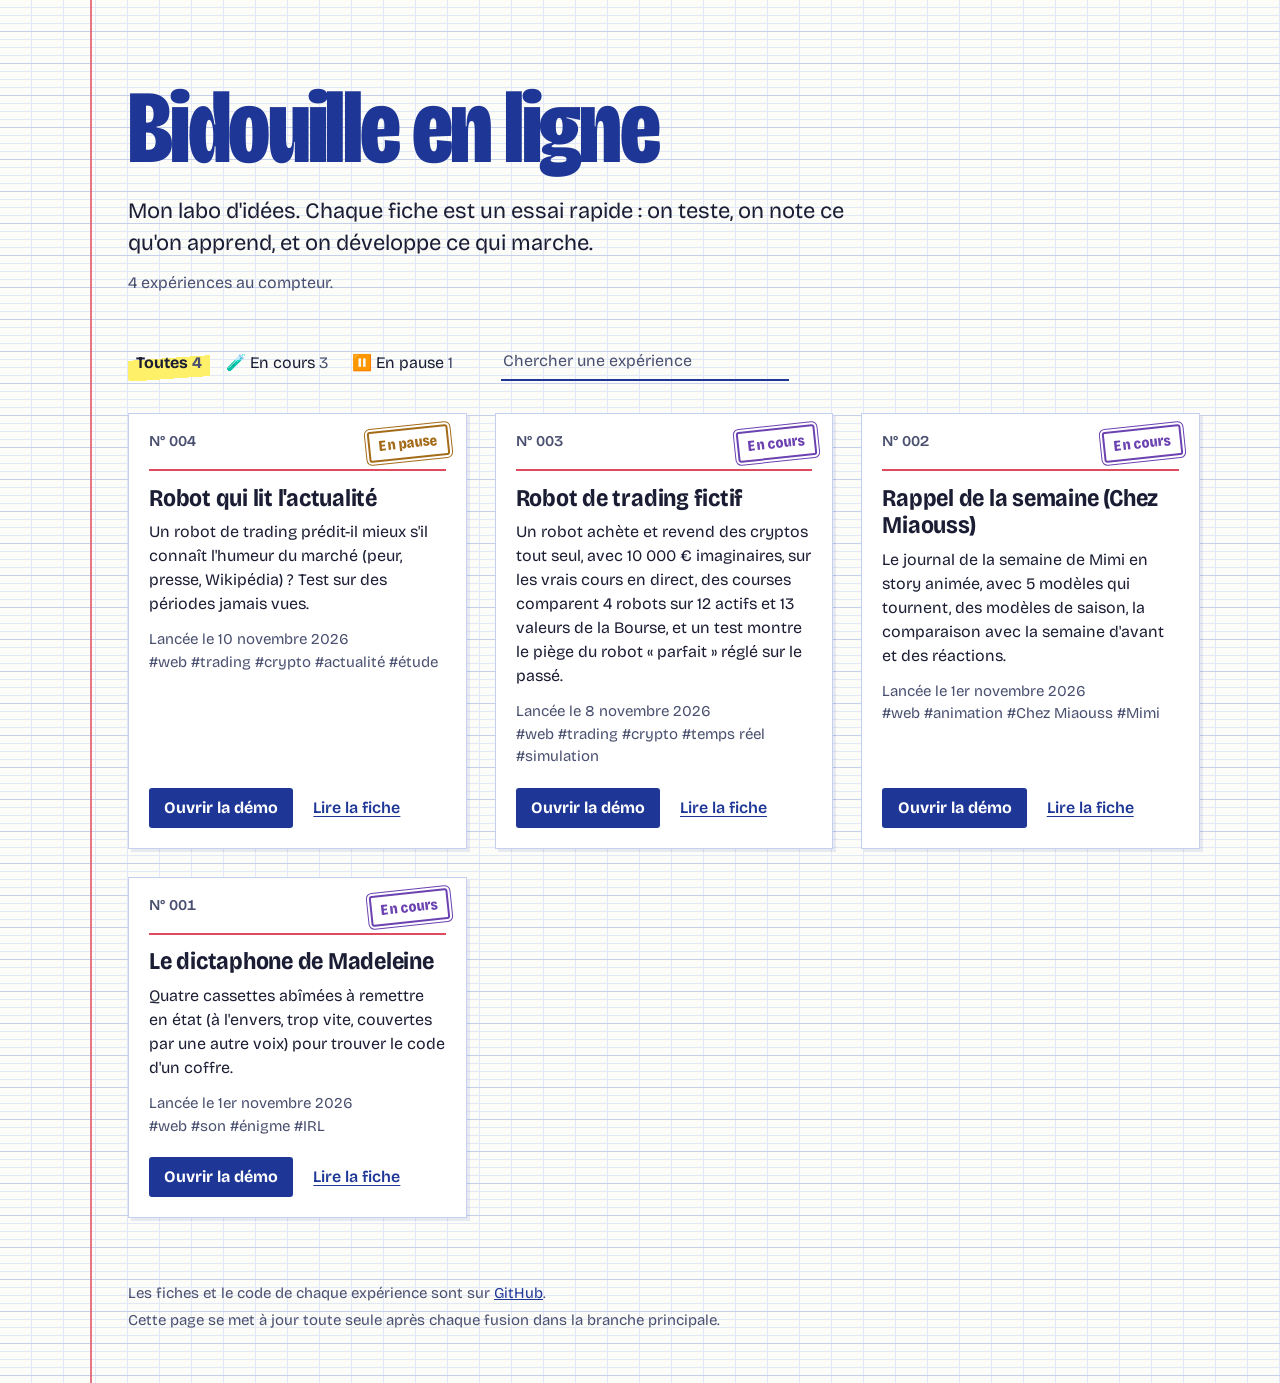
<file: index.html>
<!DOCTYPE html>
<html lang="fr">
<head>
  <meta charset="utf-8">
  <meta name="viewport" content="width=device-width, initial-scale=1">
  <title>Bidouille en ligne · le labo d'idées</title>
  <meta name="description" content="Un labo d'idées : de petites expériences rapides, une fiche pour chacune, et les prototypes à ouvrir en un clic.">
  <link rel="icon" href="data:image/svg+xml,<svg xmlns='http://www.w3.org/2000/svg' viewBox='0 0 100 100'><text y='.9em' font-size='90'>🧪</text></svg>">
  <link rel="preconnect" href="https://fonts.googleapis.com">
  <link rel="preconnect" href="https://fonts.gstatic.com" crossorigin>
  <link href="https://fonts.googleapis.com/css2?family=Bricolage+Grotesque:opsz,wdth,wght@12..96,75..100,400..800&display=swap" rel="stylesheet">
  <style>
    :root {
      color-scheme: light;
      --papier: #fcfcf9;
      --fiche: #ffffff;
      --ligne: #e3e8f6;
      --ligne-forte: #c5cfee;
      --marge: #e04a5f;
      --encre: #1e3796;
      --texte: #1a1d33;
      --texte-doux: #4a5070;
      --fluo: #fff06a;

      --t-en-cours: #5b2da8;
      --t-prometteur: #17723f;
      --t-en-pause: #9a5b00;
      --t-abandonne: #5f6470;
      --t-promu: #c21f38;

      --marge-x: clamp(1.25rem, 7vw, 6rem);
      --police: "Bricolage Grotesque", system-ui, -apple-system, "Segoe UI", Roboto, sans-serif;
    }

    * { box-sizing: border-box; }

    [hidden] { display: none !important; }

    html {
      font-family: var(--police);
      font-optical-sizing: auto;
      font-size: 100%;
      line-height: 1.5;
      color: var(--texte);
      background-color: var(--papier);
      /* Le quadrillage Seyès des cahiers d'école. */
      background-image:
        repeating-linear-gradient(to bottom, transparent 0 31px, var(--ligne-forte) 31px 32px),
        repeating-linear-gradient(to bottom, transparent 0 7px, var(--ligne) 7px 8px),
        repeating-linear-gradient(to right, transparent 0 31px, var(--ligne) 31px 32px);
    }

    body {
      margin: 0;
      min-height: 100vh;
      position: relative;
    }

    /* La marge rouge. */
    body::before {
      content: "";
      position: absolute;
      inset: 0 auto 0 var(--marge-x);
      width: 2px;
      background: var(--marge);
      opacity: 0.75;
      pointer-events: none;
    }

    .page {
      padding: clamp(2.5rem, 7vw, 5rem) clamp(1rem, 4vw, 3rem) 3rem calc(var(--marge-x) + clamp(1rem, 3vw, 2.5rem));
      max-width: 78rem;
    }

    a { color: var(--encre); }

    :focus-visible {
      outline: 3px solid var(--encre);
      outline-offset: 3px;
    }

    .visuellement-cache {
      position: absolute;
      width: 1px; height: 1px;
      overflow: hidden;
      clip: rect(0 0 0 0);
      white-space: nowrap;
    }

    /* ---------- En-tête ---------- */

    .entete h1 {
      margin: 0;
      font-size: clamp(3rem, 10vw, 6.5rem);
      font-weight: 800;
      font-stretch: 75%;
      line-height: 0.92;
      letter-spacing: -0.025em;
      color: var(--encre);
    }

    .chapo {
      margin: 1.25rem 0 0;
      max-width: 34em;
      font-size: clamp(1.125rem, 2.2vw, 1.375rem);
      line-height: 1.45;
      color: var(--texte);
    }

    .compteur {
      margin: 0.75rem 0 0;
      color: var(--texte-doux);
    }

    /* ---------- Filtres et recherche ---------- */

    .outils {
      display: flex;
      flex-wrap: wrap;
      align-items: end;
      gap: 1rem 2.5rem;
      margin: clamp(2rem, 5vw, 3rem) 0 2rem;
    }

    .filtres {
      display: flex;
      flex-wrap: wrap;
      gap: 0.25rem 0.5rem;
    }

    .filtre {
      font: inherit;
      font-size: 1rem;
      color: var(--texte);
      background: none;
      border: 0;
      padding: 0.35rem 0.5rem;
      cursor: pointer;
      border-radius: 2px;
    }

    .filtre .nombre { color: var(--texte-doux); }

    .filtre:hover { text-decoration: underline; text-underline-offset: 0.2em; }

    /* Le filtre actif est passé au surligneur. */
    .filtre[aria-pressed="true"] {
      font-weight: 700;
      background: linear-gradient(176deg, transparent 0 38%, var(--fluo) 38% 88%, transparent 88%);
    }

    /* Labo vide : sans la barre de filtres, on garde la respiration sous l'en-tête. */
    .outils[hidden] + main { margin-top: clamp(2rem, 5vw, 3rem); }

    .recherche input {
      font: inherit;
      font-size: 1rem;
      color: var(--texte);
      width: min(18rem, 80vw);
      padding: 0.35rem 0.1rem;
      background: transparent;
      border: 0;
      border-bottom: 2px solid var(--encre);
      border-radius: 0;
    }

    .recherche input::placeholder { color: var(--texte-doux); }

    /* ---------- Fiches ---------- */

    .fiches {
      list-style: none;
      margin: 0;
      padding: 0;
      display: grid;
      grid-template-columns: repeat(auto-fill, minmax(min(100%, 19rem), 1fr));
      gap: 1.75rem;
    }

    .fiche {
      position: relative;
      display: flex;
      flex-direction: column;
      background: var(--fiche);
      border: 1px solid var(--ligne-forte);
      box-shadow: 3px 3px 0 rgba(30, 55, 150, 0.09);
      padding: 1rem 1.25rem 1.25rem;
    }

    .fiche-haut {
      display: flex;
      justify-content: space-between;
      align-items: start;
      gap: 1rem;
      padding-bottom: 0.6rem;
      border-bottom: 2px solid var(--marge);
    }

    .numero {
      font-size: 0.9375rem;
      font-weight: 600;
      color: var(--texte-doux);
      font-variant-numeric: tabular-nums;
    }

    .tampon {
      --couleur: var(--t-en-cours);
      flex: none;
      margin: -0.1rem -0.2rem 0 0;
      padding: 0.15rem 0.55rem;
      font-size: 0.9375rem;
      font-weight: 800;
      font-stretch: 85%;
      letter-spacing: 0.01em;
      color: var(--couleur);
      border: 2px solid var(--couleur);
      outline: 1px solid var(--couleur);
      outline-offset: 2px;
      border-radius: 3px;
      transform: rotate(-6deg);
      opacity: 0.9;
      mix-blend-mode: multiply;
    }

    .tampon[data-statut="prometteur"] { --couleur: var(--t-prometteur); }
    .tampon[data-statut="en-pause"]   { --couleur: var(--t-en-pause); }
    .tampon[data-statut="abandonne"]  { --couleur: var(--t-abandonne); }
    .tampon[data-statut="promu"]      { --couleur: var(--t-promu); }

    .fiche h2 {
      margin: 0.85rem 0 0;
      font-size: 1.5rem;
      font-weight: 700;
      font-stretch: 90%;
      line-height: 1.15;
      letter-spacing: -0.01em;
    }

    .fiche .resume {
      margin: 0.5rem 0 0;
      color: var(--texte);
    }

    .details {
      display: flex;
      flex-wrap: wrap;
      gap: 0 0.75rem;
      margin: 0.75rem 0 0;
      font-size: 0.9375rem;
      color: var(--texte-doux);
    }

    .actions {
      display: flex;
      flex-wrap: wrap;
      align-items: center;
      gap: 0.5rem 1.25rem;
      margin-top: auto;
      padding-top: 1.25rem;
    }

    .bouton {
      display: inline-block;
      padding: 0.5rem 0.95rem;
      font-weight: 700;
      color: #fff;
      background: var(--encre);
      text-decoration: none;
      border-radius: 3px;
    }

    .bouton:hover { background: #172b78; }

    .lien {
      font-weight: 600;
      text-underline-offset: 0.2em;
    }

    /* ---------- Messages (labo vide, aucun résultat, erreur) ---------- */

    .message {
      max-width: 36rem;
      padding: 1.5rem 1.5rem 1.75rem;
      background: var(--fiche);
      border: 2px dashed var(--ligne-forte);
    }

    .message h2 {
      margin: 0;
      font-size: 1.5rem;
      font-weight: 700;
      font-stretch: 90%;
      color: var(--encre);
    }

    .message p { margin: 0.5rem 0 0; }

    .message code {
      font-size: 0.9em;
      background: var(--ligne);
      padding: 0.05em 0.3em;
    }

    .message button {
      font: inherit;
      font-weight: 700;
      margin-top: 1rem;
      padding: 0.45rem 0.9rem;
      color: var(--encre);
      background: none;
      border: 2px solid var(--encre);
      border-radius: 3px;
      cursor: pointer;
    }

    /* ---------- Pied de page ---------- */

    .pied {
      margin-top: 4rem;
      font-size: 0.9375rem;
      color: var(--texte-doux);
    }

    .pied p { margin: 0.25rem 0; }

    /* ---------- Le seul mouvement : les tampons tombent sur les fiches ---------- */

    @keyframes coup-de-tampon {
      0%   { transform: rotate(-6deg) scale(1.7); opacity: 0; }
      60%  { transform: rotate(-6deg) scale(0.94); opacity: 0.95; }
      100% { transform: rotate(-6deg) scale(1); opacity: 0.9; }
    }

    .tampon.anime {
      animation: coup-de-tampon 420ms cubic-bezier(0.3, 0.7, 0.4, 1) both;
      animation-delay: calc(var(--rang, 0) * 90ms + 150ms);
    }

    @media (prefers-reduced-motion: reduce) {
      .tampon.anime { animation: none; }
    }
  </style>
</head>
<body>
  <div class="page">
    <header class="entete">
      <h1>Bidouille en ligne</h1>
      <p class="chapo">Mon labo d'idées. Chaque fiche est un essai rapide&nbsp;: on teste, on note ce qu'on apprend, et on développe ce qui marche.</p>
      <p class="compteur" id="compteur" hidden></p>
    </header>

    <nav class="outils" id="outils" aria-label="Trier les expériences" hidden>
      <div class="filtres" id="filtres" role="group" aria-label="Filtrer par statut"></div>
      <label class="recherche">
        <span class="visuellement-cache">Chercher une expérience</span>
        <input type="search" id="recherche" placeholder="Chercher une expérience" autocomplete="off">
      </label>
    </nav>

    <main>
      <ul class="fiches" id="fiches" aria-live="polite"></ul>
      <div id="message"></div>
    </main>

    <footer class="pied">
      <p>Les fiches et le code de chaque expérience sont sur <a href="https://github.com/Samagie/Bidouille-en-ligne">GitHub</a>.</p>
      <p>Cette page se met à jour toute seule après chaque fusion dans la branche principale.</p>
    </footer>
  </div>

  <template id="modele-fiche">
    <li class="fiche">
      <div class="fiche-haut">
        <span class="numero"></span>
        <span class="tampon"></span>
      </div>
      <h2></h2>
      <p class="resume"></p>
      <p class="details"><span class="date"></span><span class="tags"></span></p>
      <div class="actions">
        <a class="bouton">Ouvrir la démo</a>
        <a class="lien">Lire la fiche</a>
      </div>
    </li>
  </template>

  <script>
    const etat = { statuts: [], experiences: [], filtre: "tous", recherche: "" };

    const el = {
      compteur: document.getElementById("compteur"),
      outils: document.getElementById("outils"),
      filtres: document.getElementById("filtres"),
      recherche: document.getElementById("recherche"),
      fiches: document.getElementById("fiches"),
      message: document.getElementById("message"),
      modele: document.getElementById("modele-fiche"),
    };

    const pluriel = (n, un, plusieurs) => `${n} ${n > 1 ? plusieurs : un}`;

    function sansAccents(texte) {
      return texte.normalize("NFD").replace(/[̀-ͯ]/g, "").toLowerCase();
    }

    function dateLisible(iso) {
      const date = new Date(`${iso}T12:00:00`);
      if (Number.isNaN(date.getTime())) return iso;
      const texte = date.toLocaleDateString("fr-FR", { day: "numeric", month: "long", year: "numeric" });
      return date.getDate() === 1 ? texte.replace(/^1 /, "1er ") : texte;
    }

    function afficherMessage(titre, lignes, action) {
      el.message.replaceChildren();
      if (!titre) return;
      const boite = document.createElement("div");
      boite.className = "message";
      const h2 = document.createElement("h2");
      h2.textContent = titre;
      boite.append(h2);
      for (const ligne of lignes) {
        const p = document.createElement("p");
        p.innerHTML = ligne;
        boite.append(p);
      }
      if (action) {
        const bouton = document.createElement("button");
        bouton.type = "button";
        bouton.textContent = action.libelle;
        bouton.addEventListener("click", action.faire);
        boite.append(bouton);
      }
      el.message.append(boite);
    }

    function compteur() {
      const total = etat.experiences.length;
      const combien = (cle) => etat.experiences.filter((e) => e.statut === cle).length;
      const bonus = [];
      const prometteuses = combien("prometteur");
      const promues = combien("promu");
      if (prometteuses) bonus.push(pluriel(prometteuses, "prometteuse", "prometteuses"));
      if (promues) bonus.push(pluriel(promues, "promue", "promues"));
      let phrase = `${pluriel(total, "expérience", "expériences")} au compteur`;
      if (bonus.length) phrase += `, dont ${bonus.join(" et ")}`;
      el.compteur.textContent = `${phrase}.`;
      el.compteur.hidden = false;
    }

    function construireFiltres() {
      const options = [{ cle: "tous", libelle: "Toutes", emoji: "", nombre: etat.experiences.length }];
      for (const s of etat.statuts) {
        const nombre = etat.experiences.filter((e) => e.statut === s.cle).length;
        if (nombre) options.push({ ...s, nombre });
      }
      el.filtres.replaceChildren();
      for (const option of options) {
        const bouton = document.createElement("button");
        bouton.type = "button";
        bouton.className = "filtre";
        bouton.dataset.cle = option.cle;
        bouton.setAttribute("aria-pressed", String(option.cle === etat.filtre));
        bouton.append(`${option.emoji ? option.emoji + " " : ""}${option.libelle} `);
        const nombre = document.createElement("span");
        nombre.className = "nombre";
        nombre.textContent = option.nombre;
        bouton.append(nombre);
        bouton.addEventListener("click", () => {
          etat.filtre = option.cle;
          for (const b of el.filtres.children) b.setAttribute("aria-pressed", String(b.dataset.cle === etat.filtre));
          afficherFiches(false);
        });
        el.filtres.append(bouton);
      }
    }

    function correspond(e) {
      if (etat.filtre !== "tous" && e.statut !== etat.filtre) return false;
      if (!etat.recherche) return true;
      const botte = sansAccents([e.titre, e.resume, e.tags.join(" "), e.numero].join(" "));
      return sansAccents(etat.recherche).split(/\s+/).every((mot) => botte.includes(mot));
    }

    function creerFiche(e, rang, animer) {
      const fiche = el.modele.content.firstElementChild.cloneNode(true);
      const statut = etat.statuts.find((s) => s.cle === e.statut);

      fiche.querySelector(".numero").textContent = `N° ${e.numero}`;
      const tampon = fiche.querySelector(".tampon");
      tampon.textContent = statut ? statut.libelle : e.statut;
      tampon.dataset.statut = e.statut;
      if (animer) {
        tampon.classList.add("anime");
        tampon.style.setProperty("--rang", Math.min(rang, 8));
      }

      fiche.querySelector("h2").textContent = e.titre;
      fiche.querySelector(".resume").textContent = e.resume;
      fiche.querySelector(".date").textContent = e.date ? `Lancée le ${dateLisible(e.date)}` : "";
      fiche.querySelector(".tags").textContent = e.tags.map((t) => `#${t}`).join(" ");

      const demo = fiche.querySelector(".bouton");
      if (e.demo) demo.href = e.demo;
      else demo.remove();
      fiche.querySelector(".lien").href = e.fiche;
      return fiche;
    }

    function afficherFiches(animer) {
      const visibles = etat.experiences.filter(correspond);
      el.fiches.replaceChildren(...visibles.map((e, i) => creerFiche(e, i, animer)));

      if (!etat.experiences.length) {
        afficherMessage("Le labo est vide", [
          "Aucune expérience pour l'instant. Décris une idée à Claude dans la conversation&nbsp;: elle arrivera ici avec sa fiche et sa démo.",
        ]);
      } else if (!visibles.length) {
        const quoi = etat.recherche ? `à «&nbsp;${etat.recherche.replace(/[<>&]/g, "")}&nbsp;»` : "à ce filtre";
        afficherMessage("Aucune expérience trouvée", [`Rien ne correspond ${quoi}.`], {
          libelle: "Tout afficher",
          faire: () => {
            etat.filtre = "tous";
            etat.recherche = "";
            el.recherche.value = "";
            construireFiltres();
            afficherFiches(false);
          },
        });
      } else {
        afficherMessage(null);
      }
    }

    async function demarrer() {
      try {
        const reponse = await fetch("experiences.json", { cache: "no-cache" });
        if (!reponse.ok) throw new Error(`HTTP ${reponse.status}`);
        const donnees = await reponse.json();
        etat.statuts = donnees.statuts || [];
        etat.experiences = donnees.experiences || [];
      } catch (erreur) {
        afficherMessage("La liste n'a pas pu être chargée", [
          "Le fichier <code>experiences.json</code> est introuvable ou illisible.",
          "Ouvre cette page depuis le site en ligne, ou lance un petit serveur local avec <code>python3 -m http.server</code>.",
        ]);
        return;
      }

      if (etat.experiences.length) {
        compteur();
        construireFiltres();
        el.outils.hidden = false;
      }
      afficherFiches(true);

      el.recherche.addEventListener("input", () => {
        etat.recherche = el.recherche.value.trim();
        afficherFiches(false);
      });
    }

    demarrer();
  </script>
</body>
</html>
</file>
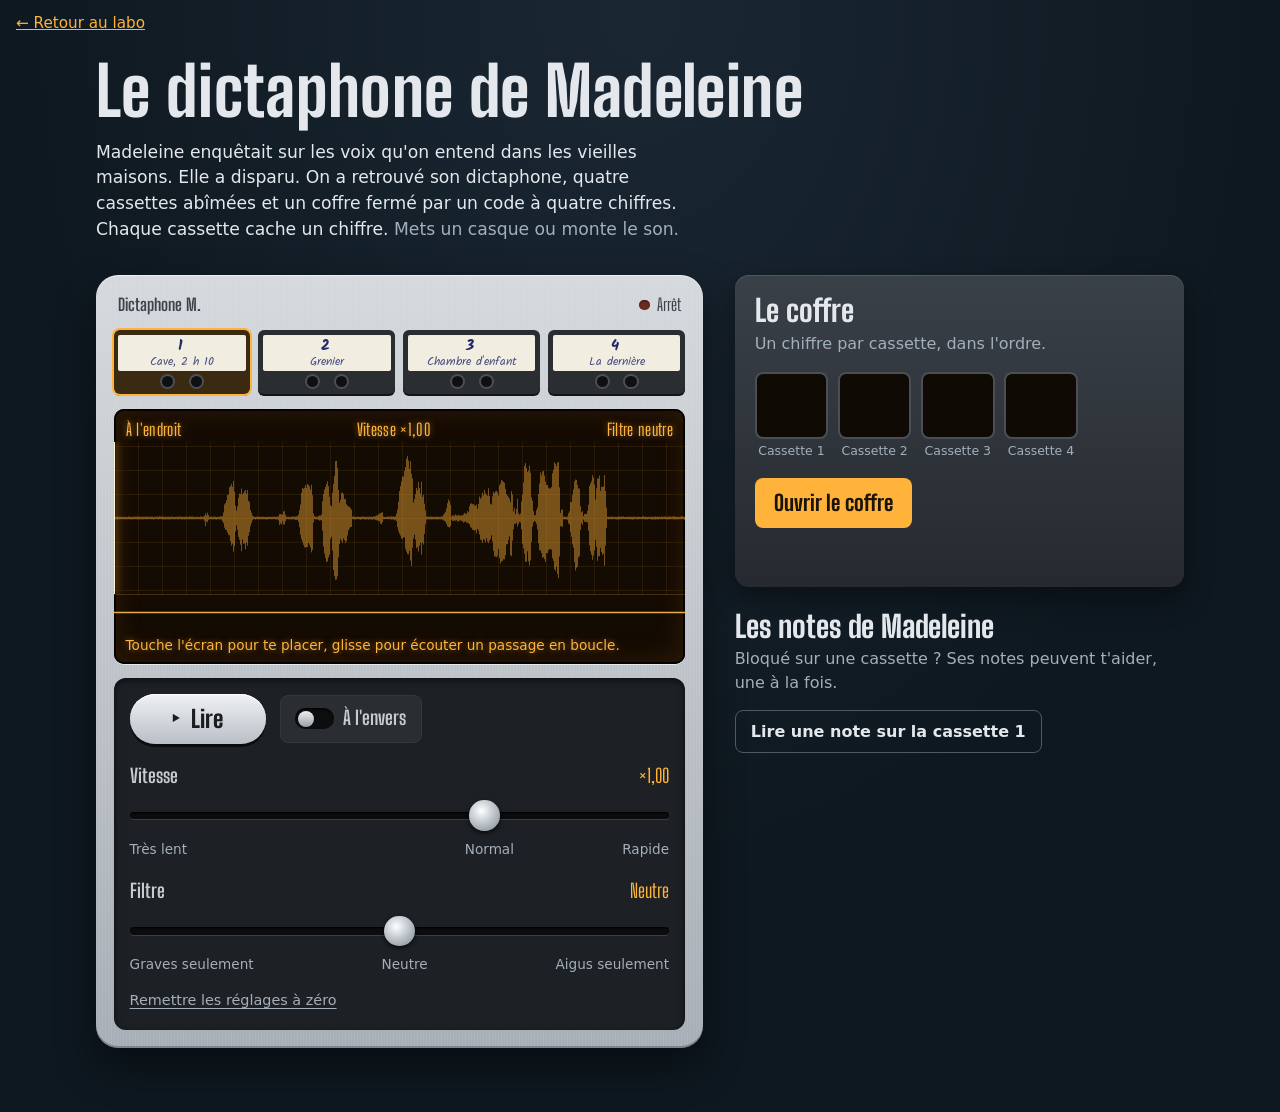
<file: experiences/001-labo-audio/index.html>
<!DOCTYPE html>
<html lang="fr">
<head>
  <meta charset="utf-8">
  <meta name="viewport" content="width=device-width, initial-scale=1">
  <title>Le dictaphone de Madeleine · Labo audio · Bidouille en ligne</title>
  <link rel="icon" href="data:image/svg+xml,<svg xmlns='http://www.w3.org/2000/svg' viewBox='0 0 100 100'><text y='.9em' font-size='90'>📼</text></svg>">
  <link rel="preconnect" href="https://fonts.googleapis.com">
  <link rel="preconnect" href="https://fonts.gstatic.com" crossorigin>
  <link href="https://fonts.googleapis.com/css2?family=Big+Shoulders+Display:wght@500;700;800&family=Kalam:wght@400;700&display=swap" rel="stylesheet">
  <style>
    :root {
      color-scheme: dark;
      --nuit: #0e1820;
      --nuit-claire: #1a2733;
      --texte: #e4e8ec;
      --texte-doux: #a3afba;
      --alu-haut: #d5d9dd;
      --alu-bas: #a7aeb5;
      --plaque: #1d2024;
      --plaque-trait: #34383d;
      --grave: #c7ccd1;
      --ecran: #140b03;
      --ambre: #ffb33a;
      --ambre-doux: rgba(255, 179, 58, 0.35);
      --voyant: #e8412c;
      --papier: #f2ede1;
      --encre: #1f2a6b;
      --machine: "Big Shoulders Display", "Arial Narrow", system-ui, sans-serif;
      --main: "Kalam", "Comic Sans MS", cursive;
    }

    * { box-sizing: border-box; }
    [hidden] { display: none !important; }

    html {
      font-family: system-ui, -apple-system, "Segoe UI", Roboto, sans-serif;
      line-height: 1.5;
      color: var(--texte);
      background: radial-gradient(ellipse at 50% 0%, var(--nuit-claire), var(--nuit) 70%) fixed, var(--nuit);
    }

    body { margin: 0; min-height: 100vh; }

    a { color: var(--ambre); }

    :focus-visible { outline: 3px solid var(--ambre); outline-offset: 3px; }

    .retour {
      display: inline-block;
      margin: 0.75rem 1rem 0;
      font-size: 0.95rem;
    }

    .page {
      width: min(100% - 2rem, 68rem);
      margin: 1.5rem auto 4rem;
    }

    /* ---------- En-tête ---------- */

    h1 {
      margin: 0;
      font-family: var(--machine);
      font-weight: 800;
      font-size: clamp(2.4rem, 8vw, 4.25rem);
      line-height: 0.95;
      letter-spacing: 0.005em;
    }

    .intro {
      max-width: 38rem;
      margin: 1rem 0 0;
      font-size: 1.075rem;
      color: var(--texte);
    }

    .intro .conseil { color: var(--texte-doux); }

    /* ---------- Mise en page ---------- */

    .atelier {
      display: grid;
      gap: 2rem;
      margin-top: 2rem;
      align-items: start;
    }

    @media (min-width: 60rem) {
      .atelier { grid-template-columns: minmax(0, 1.35fr) minmax(0, 1fr); }
    }

    /* ---------- Le dictaphone ---------- */

    .dictaphone {
      padding: 1.1rem;
      border-radius: 22px;
      background:
        repeating-linear-gradient(90deg, rgba(255, 255, 255, 0.07) 0 1px, transparent 1px 3px),
        linear-gradient(180deg, var(--alu-haut), var(--alu-bas));
      box-shadow:
        inset 0 1px 0 rgba(255, 255, 255, 0.6),
        inset 0 -2px 0 rgba(0, 0, 0, 0.25),
        0 18px 40px rgba(0, 0, 0, 0.45);
      color: #23272b;
    }

    .marque {
      display: flex;
      justify-content: space-between;
      align-items: center;
      margin: 0 0.25rem 0.75rem;
      font-family: var(--machine);
      font-weight: 700;
      font-size: 1.05rem;
      color: #3d434a;
    }

    .voyant {
      display: inline-flex;
      align-items: center;
      gap: 0.45rem;
      font-weight: 500;
    }

    .voyant::before {
      content: "";
      width: 0.65rem;
      height: 0.65rem;
      border-radius: 50%;
      background: #6b2a22;
      box-shadow: inset 0 1px 2px rgba(0, 0, 0, 0.5);
    }

    .voyant.allume::before {
      background: var(--voyant);
      box-shadow: 0 0 8px var(--voyant), 0 0 2px #fff inset;
    }

    /* Les cassettes */

    .cassettes {
      display: grid;
      grid-template-columns: repeat(4, 1fr);
      gap: 0.5rem;
      margin-bottom: 0.9rem;
    }

    .cassette {
      position: relative;
      padding: 0.35rem 0.3rem 0.45rem;
      border: 0;
      border-radius: 6px;
      background: #2a2d31;
      color: inherit;
      cursor: pointer;
      text-align: center;
      box-shadow: 0 2px 0 #121416;
    }

    .cassette .etiquette {
      display: block;
      padding: 0.15rem 0.2rem 0.1rem;
      border-radius: 2px;
      background: var(--papier);
      color: var(--encre);
      font-family: var(--main);
      font-size: 0.95rem;
      line-height: 1.15;
    }

    .cassette .numero {
      font-weight: 700;
      margin-right: 0.2rem;
    }

    .cassette .lieu {
      display: block;
      font-size: 0.78rem;
      color: #4a5180;
    }

    .cassette .bobines {
      display: flex;
      justify-content: center;
      gap: 1.1rem;
      margin-top: 0.3rem;
    }

    .cassette .bobines i {
      width: 0.7rem;
      height: 0.7rem;
      border-radius: 50%;
      background: #0f1012;
      box-shadow: 0 0 0 2px #4b4f55;
    }

    .cassette[aria-pressed="true"] {
      background: #3b2a12;
      box-shadow: 0 0 0 2px var(--ambre), 0 2px 0 #121416;
    }

    /* L'écran */

    .ecran {
      position: relative;
      border-radius: 10px;
      background: var(--ecran);
      box-shadow:
        inset 0 0 0 2px #050302,
        inset 0 0 32px rgba(255, 150, 30, 0.12),
        0 1px 0 rgba(255, 255, 255, 0.6);
      overflow: hidden;
      color: var(--ambre);
      text-shadow: 0 0 6px rgba(255, 179, 58, 0.55);
    }

    .ecran-infos {
      display: flex;
      flex-wrap: wrap;
      justify-content: space-between;
      gap: 0.25rem 1rem;
      padding: 0.5rem 0.75rem 0;
      font-family: var(--machine);
      font-weight: 500;
      font-size: 1.05rem;
      letter-spacing: 0.02em;
    }

    .onde {
      display: block;
      width: 100%;
      height: 9.5rem;
      touch-action: none;
      cursor: crosshair;
    }

    @media (max-width: 30rem) {
      .onde { height: 7rem; }
      .ecran-pied { font-size: 0.8rem; }
      .bilan dd { font-size: 1.35rem; }
    }

    .onde.retourne { animation: retournement 320ms ease-in-out; }

    @keyframes retournement {
      0%   { transform: scaleX(1); }
      50%  { transform: scaleX(0.02); }
      100% { transform: scaleX(1); }
    }

    .trace {
      display: block;
      width: 100%;
      height: 2.25rem;
      border-top: 1px solid rgba(255, 179, 58, 0.2);
    }

    .ecran-pied {
      display: flex;
      justify-content: space-between;
      align-items: center;
      gap: 0.5rem;
      padding: 0.35rem 0.75rem 0.5rem;
      font-size: 0.85rem;
    }

    .ecran-pied button {
      font: inherit;
      color: var(--ambre);
      background: none;
      border: 1px solid var(--ambre-doux);
      border-radius: 4px;
      padding: 0.1rem 0.5rem;
      cursor: pointer;
    }

    .chargement {
      position: absolute;
      inset: 0;
      display: grid;
      place-items: center;
      font-family: var(--machine);
      font-size: 1.2rem;
    }

    /* La plaque de commandes */

    .commandes {
      margin-top: 0.9rem;
      padding: 1rem 1rem 1.1rem;
      border-radius: 12px;
      background: var(--plaque);
      color: var(--grave);
      box-shadow: inset 0 2px 6px rgba(0, 0, 0, 0.6);
    }

    .rangee {
      display: flex;
      align-items: center;
      gap: 0.9rem;
      flex-wrap: wrap;
    }

    .lire {
      display: inline-flex;
      align-items: center;
      gap: 0.6rem;
      min-width: 8.5rem;
      justify-content: center;
      padding: 0.8rem 1.4rem;
      font-family: var(--machine);
      font-weight: 800;
      font-size: 1.5rem;
      line-height: 1;
      color: #1a1c1f;
      background: linear-gradient(180deg, #f0f2f4, #b9bfc6);
      border: 0;
      border-radius: 999px;
      box-shadow: 0 3px 0 #0b0c0d, inset 0 1px 0 #fff;
      cursor: pointer;
    }

    .lire:active { transform: translateY(2px); box-shadow: 0 1px 0 #0b0c0d, inset 0 1px 0 #fff; }

    .lire .symbole { font-size: 1.1rem; }

    .interrupteur {
      display: inline-flex;
      align-items: center;
      gap: 0.6rem;
      padding: 0.55rem 0.9rem;
      font: inherit;
      font-family: var(--machine);
      font-weight: 700;
      font-size: 1.2rem;
      color: var(--grave);
      background: #2a2e33;
      border: 1px solid var(--plaque-trait);
      border-radius: 8px;
      cursor: pointer;
    }

    .interrupteur .levier {
      position: relative;
      width: 2.4rem;
      height: 1.3rem;
      border-radius: 999px;
      background: #0d0e10;
      box-shadow: inset 0 1px 3px #000;
    }

    .interrupteur .levier::after {
      content: "";
      position: absolute;
      top: 0.15rem;
      left: 0.15rem;
      width: 1rem;
      height: 1rem;
      border-radius: 50%;
      background: linear-gradient(180deg, #eef0f2, #9aa1a8);
      transition: transform 160ms ease;
    }

    .interrupteur[aria-pressed="true"] { color: var(--ambre); border-color: var(--ambre-doux); }
    .interrupteur[aria-pressed="true"] .levier::after { transform: translateX(1.1rem); }

    .reglage { margin-top: 1.15rem; }

    .reglage-tete {
      display: flex;
      justify-content: space-between;
      align-items: baseline;
      gap: 1rem;
      font-family: var(--machine);
      font-weight: 700;
      font-size: 1.2rem;
    }

    .reglage-tete output {
      font-weight: 500;
      color: var(--ambre);
    }

    .reglage input[type="range"] {
      width: 100%;
      margin: 0.55rem 0 0.15rem;
      appearance: none;
      -webkit-appearance: none;
      background: transparent;
      height: 2rem;
      cursor: pointer;
    }

    .reglage input[type="range"]::-webkit-slider-runnable-track {
      height: 0.45rem;
      border-radius: 999px;
      background: #0b0c0e;
      box-shadow: inset 0 1px 2px #000, 0 1px 0 #3a3f45;
    }

    .reglage input[type="range"]::-moz-range-track {
      height: 0.45rem;
      border-radius: 999px;
      background: #0b0c0e;
      box-shadow: inset 0 1px 2px #000, 0 1px 0 #3a3f45;
    }

    .reglage input[type="range"]::-webkit-slider-thumb {
      -webkit-appearance: none;
      width: 1.9rem;
      height: 1.9rem;
      margin-top: -0.73rem;
      border-radius: 50%;
      background: radial-gradient(circle at 40% 35%, #ffffff, #c1c7cd 45%, #7d858d);
      box-shadow: 0 2px 4px rgba(0, 0, 0, 0.7);
    }

    .reglage input[type="range"]::-moz-range-thumb {
      width: 1.9rem;
      height: 1.9rem;
      border: 0;
      border-radius: 50%;
      background: radial-gradient(circle at 40% 35%, #ffffff, #c1c7cd 45%, #7d858d);
      box-shadow: 0 2px 4px rgba(0, 0, 0, 0.7);
    }

    .graduations {
      position: relative;
      display: flex;
      justify-content: space-between;
      font-size: 0.85rem;
      color: var(--texte-doux);
    }

    /* ×1 est aux deux tiers du curseur de vitesse (échelle ×0,25 … ×2). */
    .graduations .normal {
      position: absolute;
      left: 66.7%;
      transform: translateX(-50%);
    }

    .zero {
      margin-top: 1rem;
      font: inherit;
      font-size: 0.9rem;
      color: var(--texte-doux);
      background: none;
      border: 0;
      padding: 0;
      text-decoration: underline;
      text-underline-offset: 0.2em;
      cursor: pointer;
    }

    /* ---------- Colonne de droite : coffre, coups de pouce ---------- */

    .colonne { display: grid; gap: 1.5rem; }

    .coffre {
      padding: 1.25rem 1.25rem 1.4rem;
      border-radius: 14px;
      background: linear-gradient(180deg, #3a4048, #262a30);
      box-shadow: inset 0 1px 0 rgba(255, 255, 255, 0.12), 0 12px 28px rgba(0, 0, 0, 0.4);
    }

    .coffre h2, .pouce h2 {
      margin: 0;
      font-family: var(--machine);
      font-weight: 800;
      font-size: 1.9rem;
      line-height: 1;
    }

    .coffre p { margin: 0.4rem 0 0; color: var(--texte-doux); }

    .molettes {
      display: grid;
      grid-template-columns: repeat(4, minmax(0, 4.6rem));
      gap: 0.6rem;
      margin-top: 1rem;
    }

    .molettes label { display: grid; gap: 0.2rem; text-align: center; font-size: 0.78rem; white-space: nowrap; color: var(--texte-doux); }

    .molettes input {
      width: 100%;
      height: 4.2rem;
      font-family: var(--machine);
      font-weight: 800;
      font-size: 2.6rem;
      text-align: center;
      color: var(--ambre);
      background: #0f0a04;
      border: 2px solid #4a4f57;
      border-radius: 8px;
      caret-color: var(--ambre);
    }

    .ouvrir {
      margin-top: 1.1rem;
      padding: 0.75rem 1.2rem;
      font-family: var(--machine);
      font-weight: 800;
      font-size: 1.35rem;
      color: #1b1406;
      background: var(--ambre);
      border: 0;
      border-radius: 8px;
      cursor: pointer;
    }

    .verdict { min-height: 1.5rem; margin-top: 0.75rem !important; color: var(--texte) !important; }
    .verdict.piege { color: #ff9c8a !important; }

    .coffre.secoue { animation: secousse 380ms ease; }

    @keyframes secousse {
      0%, 100% { transform: translateX(0); }
      20% { transform: translateX(-8px); }
      40% { transform: translateX(7px); }
      60% { transform: translateX(-5px); }
      80% { transform: translateX(3px); }
    }

    .pouce p { margin: 0.4rem 0 0; color: var(--texte-doux); }

    .pouce button {
      margin-top: 0.9rem;
      padding: 0.55rem 0.95rem;
      font: inherit;
      font-weight: 600;
      color: var(--texte);
      background: none;
      border: 1px solid #4c5a67;
      border-radius: 8px;
      cursor: pointer;
    }

    .notes {
      list-style: none;
      margin: 1rem 0 0;
      padding: 0;
      display: grid;
      gap: 0.6rem;
    }

    .notes li {
      padding: 0.55rem 0.8rem;
      background: var(--papier);
      color: var(--encre);
      font-family: var(--main);
      font-size: 1.05rem;
      line-height: 1.35;
      border-radius: 2px;
      box-shadow: 2px 3px 0 rgba(0, 0, 0, 0.35);
    }

    .notes li .de { display: block; font-size: 0.85rem; color: #5a609a; }

    /* ---------- Coffre ouvert ---------- */

    .victoire {
      margin-top: 2rem;
      padding: 1.5rem 1.5rem 1.75rem;
      max-width: 44rem;
      background: var(--papier);
      color: #1c2030;
      border-radius: 4px;
      box-shadow: 4px 6px 0 rgba(0, 0, 0, 0.4);
    }

    .victoire:focus { outline: none; }

    .victoire h2 {
      margin: 0;
      font-family: var(--machine);
      font-weight: 800;
      font-size: 2.4rem;
      line-height: 1;
      color: #1c2030;
    }

    .victoire .carnet {
      margin: 1rem 0 0;
      font-family: var(--main);
      font-size: 1.25rem;
      color: var(--encre);
    }

    .bilan {
      display: grid;
      grid-template-columns: repeat(3, minmax(0, 1fr));
      gap: 0.75rem;
      margin: 1.25rem 0 0;
    }

    .bilan div { padding: 0.6rem 0.75rem; background: #e3dccb; border-radius: 4px; }
    .bilan dt { font-size: 0.85rem; color: #4b4f5c; }
    .bilan dd { margin: 0; font-family: var(--machine); font-weight: 800; font-size: 1.7rem; line-height: 1.1; }

    .victoire .labo { margin: 1.25rem 0 0; color: #3a3f4f; }

    .victoire button {
      margin-top: 1rem;
      padding: 0.6rem 1.1rem;
      font: inherit;
      font-weight: 700;
      color: #fff;
      background: #1c2030;
      border: 0;
      border-radius: 6px;
      cursor: pointer;
    }

    .visuellement-cache {
      position: absolute;
      width: 1px; height: 1px;
      overflow: hidden;
      clip: rect(0 0 0 0);
      white-space: nowrap;
    }

    @media (prefers-reduced-motion: reduce) {
      .onde.retourne, .coffre.secoue { animation: none; }
      .interrupteur .levier::after { transition: none; }
    }
  </style>
</head>
<body>
  <a class="retour" href="../../">← Retour au labo</a>

  <div class="page">
    <header>
      <h1>Le dictaphone de Madeleine</h1>
      <p class="intro">
        Madeleine enquêtait sur les voix qu'on entend dans les vieilles maisons. Elle a disparu.
        On a retrouvé son dictaphone, quatre cassettes abîmées et un coffre fermé par un code à quatre chiffres.
        Chaque cassette cache un chiffre.
        <span class="conseil">Mets un casque ou monte le son.</span>
      </p>
    </header>

    <div class="atelier">
      <section class="dictaphone" aria-label="Le dictaphone">
        <div class="marque">
          <span>Dictaphone M.</span>
          <span class="voyant" id="voyant">Arrêt</span>
        </div>

        <div class="cassettes" role="group" aria-label="Choisir une cassette" id="cassettes"></div>

        <div class="ecran">
          <div class="ecran-infos" aria-live="polite">
            <span id="info-sens">À l'endroit</span>
            <span id="info-vitesse">Vitesse ×1,00</span>
            <span id="info-filtre">Filtre neutre</span>
          </div>
          <canvas class="onde" id="onde" aria-label="Forme du son. Touche pour te placer, glisse pour écouter un passage en boucle."></canvas>
          <canvas class="trace" id="trace" aria-hidden="true"></canvas>
          <div class="ecran-pied">
            <span id="aide-ecran">Touche l'écran pour te placer, glisse pour écouter un passage en boucle.</span>
            <button type="button" id="effacer-boucle" hidden>Sans boucle</button>
          </div>
          <div class="chargement" id="chargement">Chargement des cassettes…</div>
        </div>

        <div class="commandes" id="commandes" inert>
          <div class="rangee">
            <button type="button" class="lire" id="lire"><span class="symbole" aria-hidden="true">▶</span><span id="lire-texte">Lire</span></button>
            <button type="button" class="interrupteur" id="envers" aria-pressed="false"><span class="levier" aria-hidden="true"></span>À l'envers</button>
          </div>

          <div class="reglage">
            <div class="reglage-tete"><label for="vitesse">Vitesse</label><output id="vitesse-valeur" for="vitesse">×1,00</output></div>
            <input type="range" id="vitesse" min="0" max="1000" step="1">
            <div class="graduations" aria-hidden="true"><span>Très lent</span><span class="normal">Normal</span><span>Rapide</span></div>
          </div>

          <div class="reglage">
            <div class="reglage-tete"><label for="filtre">Filtre</label><output id="filtre-valeur" for="filtre">Neutre</output></div>
            <input type="range" id="filtre" min="-100" max="100" step="1" value="0">
            <div class="graduations" aria-hidden="true"><span>Graves seulement</span><span>Neutre</span><span>Aigus seulement</span></div>
          </div>

          <button type="button" class="zero" id="zero">Remettre les réglages à zéro</button>
        </div>
      </section>

      <div class="colonne">
        <section class="coffre" id="coffre" aria-labelledby="titre-coffre">
          <h2 id="titre-coffre">Le coffre</h2>
          <p>Un chiffre par cassette, dans l'ordre.</p>
          <div class="molettes" id="molettes"></div>
          <button type="button" class="ouvrir" id="ouvrir">Ouvrir le coffre</button>
          <p class="verdict" id="verdict" role="status"></p>
        </section>

        <section class="pouce" aria-labelledby="titre-pouce">
          <h2 id="titre-pouce">Les notes de Madeleine</h2>
          <p>Bloqué sur une cassette ? Ses notes peuvent t'aider, une à la fois.</p>
          <button type="button" id="indice">Lire une note sur la cassette 1</button>
          <ul class="notes" id="notes"></ul>
        </section>
      </div>
    </div>

    <section class="victoire" id="victoire" hidden aria-labelledby="titre-victoire" tabindex="-1">
      <h2 id="titre-victoire">Le coffre s'ouvre.</h2>
      <p class="carnet">Dedans, son carnet. Sur la dernière page : « Si tu lis ceci, tu sais écouter. Ne laisse jamais l'entité parler plus fort que toi. »</p>
      <dl class="bilan">
        <div><dt>Temps</dt><dd id="bilan-temps">—</dd></div>
        <div><dt>Essais au coffre</dt><dd id="bilan-essais">—</dd></div>
        <div><dt>Notes lues</dt><dd id="bilan-notes">—</dd></div>
      </dl>
      <p class="labo">Ce prototype sert à savoir si cette énigme est amusante avant de l'ajouter à l'appli IRL. Dis à Claude ce qui t'a plu, et où tu as bloqué.</p>
      <button type="button" id="rejouer">Rejouer depuis le début</button>
    </section>
  </div>

  <script>
    // ---------------------------------------------------------------------------
    // Contenu de l'énigme
    // ---------------------------------------------------------------------------
    const CASSETTES = [
      {
        fichier: "sons/cassette-1.wav", lieu: "Cave, 2\u00a0h\u00a010",
        notes: [
          "On dirait qu'elle parle… dans l'autre sens.",
          "Essaie l'interrupteur « À l'envers ».",
          "À l'envers, elle dit : premier chiffre, sept.",
        ],
      },
      {
        fichier: "sons/cassette-2.wav", lieu: "Grenier",
        notes: [
          "Ça va beaucoup trop vite, et la voix est trop aiguë.",
          "Baisse la vitesse, bien en dessous de ×1.",
          "Vers ×0,33, on comprend : deuxième chiffre, quatre.",
        ],
      },
      {
        fichier: "sons/cassette-3.wav", lieu: "Chambre d'enfant",
        notes: [
          "Deux voix parlent en même temps. L'une des deux ment.",
          "Le filtre sépare les voix graves des voix aiguës. Laquelle est Madeleine ?",
          "Filtre vers « Aigus » : Madeleine dit deux. La voix grave, c'est l'entité : elle dit cinq.",
        ],
      },
      {
        fichier: "sons/cassette-4.wav", lieu: "La dernière",
        notes: [
          "Cette cassette cumule tout ce que tu as appris.",
          "À l'envers, vitesse vers ×0,5, puis le filtre.",
          "Le dernier chiffre est neuf.",
        ],
      },
    ];
    const CODE = "7429";
    const CHIFFRES_DE_L_ENTITE = { 2: "5", 3: "1" }; // position → faux chiffre donné par l'entité

    // ---------------------------------------------------------------------------
    // État
    // ---------------------------------------------------------------------------
    const etat = {
      cassette: 0,
      envers: false,
      vitesse: 1,
      filtre: 0,
      lecture: false,
      position: 0,          // en secondes, dans le son affiché (à l'endroit ou à l'envers)
      boucle: null,         // [début, fin] en fraction du son affiché
      notesLues: [0, 0, 0, 0],
      essais: 0,
      debut: null,
      ouvert: false,
    };

    const el = (id) => document.getElementById(id);
    const nombre = (x, decimales = 2) => x.toFixed(decimales).replace(".", ",");

    // ---------------------------------------------------------------------------
    // Audio
    // ---------------------------------------------------------------------------
    const Contexte = window.AudioContext || window.webkitAudioContext;
    const ctx = new Contexte();
    const sons = [];      // AudioBuffer à l'endroit
    const inverses = [];  // AudioBuffer à l'envers

    // Chaîne : source → 4 filtres → analyseur (avant gain) → volume automatique → limiteur → analyseur → sortie
    const filtres = Array.from({ length: 4 }, () => ctx.createBiquadFilter());
    filtres.reduce((a, b) => (a.connect(b), b));
    const mesure = ctx.createAnalyser();
    mesure.fftSize = 2048;
    const volumeAuto = ctx.createGain();
    const limiteur = ctx.createDynamicsCompressor();
    limiteur.threshold.value = -8;
    limiteur.knee.value = 4;
    limiteur.ratio.value = 20;
    limiteur.attack.value = 0.003;
    limiteur.release.value = 0.12;
    const sortie = ctx.createAnalyser();
    sortie.fftSize = 1024;
    filtres[3].connect(mesure);
    mesure.connect(volumeAuto).connect(limiteur).connect(sortie).connect(ctx.destination);

    let source = null;
    let dernierInstant = 0;
    let enveloppe = 0;

    function inverser(buffer) {
      const copie = ctx.createBuffer(buffer.numberOfChannels, buffer.length, buffer.sampleRate);
      for (let c = 0; c < buffer.numberOfChannels; c++) {
        copie.getChannelData(c).set(buffer.getChannelData(c).slice().reverse());
      }
      return copie;
    }

    async function chargerSons() {
      await Promise.all(CASSETTES.map(async (c, i) => {
        const reponse = await fetch(c.fichier);
        if (!reponse.ok) throw new Error(`${c.fichier} : HTTP ${reponse.status}`);
        sons[i] = await ctx.decodeAudioData(await reponse.arrayBuffer());
        inverses[i] = inverser(sons[i]);
      }));
    }

    const sonAffiche = () => (etat.envers ? inverses : sons)[etat.cassette];
    const duree = () => sonAffiche().duration;

    function regionBoucle() {
      if (!etat.boucle) return null;
      return [etat.boucle[0] * duree(), etat.boucle[1] * duree()];
    }

    function couperSource() {
      if (!source) return;
      source.onended = null;
      try { source.stop(); } catch (_) { /* déjà arrêtée */ }
      source.disconnect();
      source = null;
    }

    async function lire() {
      if (ctx.state !== "running") await ctx.resume();
      couperSource();
      const s = ctx.createBufferSource();
      s.buffer = sonAffiche();
      s.playbackRate.value = etat.vitesse;
      let depart = etat.position;
      const region = regionBoucle();
      if (region) {
        s.loop = true;
        s.loopStart = region[0];
        s.loopEnd = region[1];
        if (depart < region[0] || depart >= region[1]) depart = region[0];
      } else if (depart >= s.buffer.duration - 0.02) {
        depart = 0;
      }
      etat.position = depart;
      enveloppe = 0;
      volumeAuto.gain.cancelScheduledValues(ctx.currentTime);
      volumeAuto.gain.setValueAtTime(1, ctx.currentTime);
      s.connect(filtres[0]);
      s.onended = () => {
        if (source !== s) return;
        source = null;
        etat.lecture = false;
        etat.position = 0;
        majTransport();
      };
      s.start(0, depart);
      source = s;
      dernierInstant = ctx.currentTime;
      etat.lecture = true;
      if (etat.debut === null) etat.debut = Date.now();
      majTransport();
      animer();
    }

    function pause() {
      couperSource();
      etat.lecture = false;
      majTransport();
      dessiner();
    }

    function relancerSiLecture() {
      if (etat.lecture) lire();
      else dessiner();
    }

    // Vitesse : curseur 0..1000 → ×0,25 … ×2 (échelle logarithmique, ×1 aux deux tiers)
    const curseurVersVitesse = (v) => 0.25 * Math.pow(8, v / 1000);
    const vitesseVersCurseur = (x) => Math.round((Math.log(x / 0.25) / Math.log(8)) * 1000);

    function appliquerVitesse() {
      if (source) source.playbackRate.setTargetAtTime(etat.vitesse, ctx.currentTime, 0.015);
      const texte = `×${nombre(etat.vitesse)}`;
      el("vitesse-valeur").textContent = texte;
      el("info-vitesse").textContent = `Vitesse ${texte}`;
      el("vitesse").setAttribute("aria-valuetext", `fois ${nombre(etat.vitesse)}`);
    }

    // Filtre : -100 (graves seulement) … 0 (neutre) … +100 (aigus seulement)
    function appliquerFiltre() {
      const v = etat.filtre;
      let texte = "Neutre";
      if (Math.abs(v) < 4) {
        filtres.forEach((f) => { f.type = "allpass"; f.frequency.value = 1000; });
      } else if (v < 0) {
        const hz = 8000 * Math.pow(300 / 8000, -v / 100);
        filtres.forEach((f) => { f.type = "lowpass"; f.frequency.value = hz; f.Q.value = 0.707; });
        texte = `Graves ${"▮".repeat(Math.ceil(-v / 25))}`;
      } else {
        const hz = 300 * Math.pow(4000 / 300, v / 100);
        filtres.forEach((f) => { f.type = "highpass"; f.frequency.value = hz; f.Q.value = 0.707; });
        texte = `Aigus ${"▮".repeat(Math.ceil(v / 25))}`;
      }
      el("filtre-valeur").textContent = texte;
      el("info-filtre").textContent = texte === "Neutre" ? "Filtre neutre" : `Filtre ${texte.toLowerCase()}`;
      el("filtre").setAttribute("aria-valuetext", texte.replace(/▮+/, (m) => `niveau ${m.length} sur 4`));
    }

    // Volume automatique : comme un vrai dictaphone, il remonte un son devenu faible après filtrage.
    function volumeAutomatique() {
      const donnees = new Float32Array(mesure.fftSize);
      mesure.getFloatTimeDomainData(donnees);
      let somme = 0;
      for (const x of donnees) somme += x * x;
      const rms = Math.sqrt(somme / donnees.length);
      enveloppe = Math.max(rms, enveloppe * 0.985);
      if (enveloppe > 0.0004) {
        const cible = Math.min(60, Math.max(1, 0.14 / enveloppe));
        volumeAuto.gain.setTargetAtTime(cible, ctx.currentTime, 0.12);
      }
    }

    // ---------------------------------------------------------------------------
    // Écran
    // ---------------------------------------------------------------------------
    const onde = el("onde");
    const trace = el("trace");
    const cachePics = new Map();

    function preparerToile(toile) {
      const ratio = window.devicePixelRatio || 1;
      const largeur = Math.round(toile.clientWidth * ratio);
      const hauteur = Math.round(toile.clientHeight * ratio);
      if (toile.width !== largeur || toile.height !== hauteur) {
        toile.width = largeur;
        toile.height = hauteur;
      }
      return { c: toile.getContext("2d"), l: largeur, h: hauteur, ratio };
    }

    function pics(largeur) {
      const cle = `${etat.cassette}-${etat.envers}-${largeur}`;
      if (cachePics.has(cle)) return cachePics.get(cle);
      const donnees = sonAffiche().getChannelData(0);
      const parColonne = donnees.length / largeur;
      const resultat = new Float32Array(largeur * 2);
      for (let x = 0; x < largeur; x++) {
        let min = 1, max = -1;
        const debut = Math.floor(x * parColonne);
        const fin = Math.min(donnees.length, Math.floor((x + 1) * parColonne));
        for (let i = debut; i < fin; i++) {
          const v = donnees[i];
          if (v < min) min = v;
          if (v > max) max = v;
        }
        resultat[x * 2] = min;
        resultat[x * 2 + 1] = max;
      }
      cachePics.set(cle, resultat);
      return resultat;
    }

    function dessiner() {
      if (!sons[etat.cassette]) return;
      const { c, l, h, ratio } = preparerToile(onde);
      c.clearRect(0, 0, l, h);

      // Quadrillage d'oscilloscope
      c.strokeStyle = "rgba(255, 179, 58, 0.09)";
      c.lineWidth = 1;
      const pas = 24 * ratio;
      for (let x = pas; x < l; x += pas) { c.beginPath(); c.moveTo(x + 0.5, 0); c.lineTo(x + 0.5, h); c.stroke(); }
      for (let y = h / 2 % pas; y < h; y += pas) { c.beginPath(); c.moveTo(0, y + 0.5); c.lineTo(l, y + 0.5); c.stroke(); }

      // Boucle
      if (etat.boucle) {
        c.fillStyle = "rgba(255, 179, 58, 0.16)";
        c.fillRect(etat.boucle[0] * l, 0, (etat.boucle[1] - etat.boucle[0]) * l, h);
        c.fillStyle = "rgba(255, 179, 58, 0.8)";
        c.fillRect(etat.boucle[0] * l, 0, ratio, h);
        c.fillRect(etat.boucle[1] * l - ratio, 0, ratio, h);
      }

      // Forme du son : la partie déjà lue est plus vive
      const p = pics(l);
      const lu = (etat.position / duree()) * l;
      const milieu = h / 2;
      const amplitude = h * 0.46;
      for (let x = 0; x < l; x++) {
        c.fillStyle = x <= lu ? "rgba(255, 190, 80, 0.95)" : "rgba(255, 179, 58, 0.42)";
        const haut = milieu - p[x * 2 + 1] * amplitude;
        const bas = milieu - p[x * 2] * amplitude;
        c.fillRect(x, haut, 1, Math.max(ratio, bas - haut));
      }

      // Tête de lecture
      c.fillStyle = "#fff4da";
      c.shadowColor = "rgba(255, 179, 58, 0.9)";
      c.shadowBlur = 8 * ratio;
      c.fillRect(lu - ratio, 0, 2 * ratio, h);
      c.shadowBlur = 0;
    }

    function dessinerTrace() {
      const { c, l, h, ratio } = preparerToile(trace);
      c.clearRect(0, 0, l, h);
      const donnees = new Float32Array(sortie.fftSize);
      sortie.getFloatTimeDomainData(donnees);
      c.strokeStyle = "rgba(255, 190, 80, 0.9)";
      c.lineWidth = 1.5 * ratio;
      c.beginPath();
      for (let i = 0; i < donnees.length; i++) {
        const x = (i / (donnees.length - 1)) * l;
        const y = h / 2 - donnees[i] * h * 0.45;
        i ? c.lineTo(x, y) : c.moveTo(x, y);
      }
      c.stroke();
    }

    function avancer() {
      const maintenant = ctx.currentTime;
      etat.position += (maintenant - dernierInstant) * etat.vitesse;
      dernierInstant = maintenant;
      const region = regionBoucle();
      if (region && etat.position >= region[1]) {
        etat.position = region[0] + ((etat.position - region[0]) % (region[1] - region[0]));
      }
      etat.position = Math.min(etat.position, duree());
    }

    let animationEnCours = false;
    function animer() {
      if (animationEnCours) return;
      animationEnCours = true;
      const image = () => {
        if (etat.lecture) {
          avancer();
          volumeAutomatique();
        }
        dessiner();
        dessinerTrace();
        if (etat.lecture) requestAnimationFrame(image);
        else { animationEnCours = false; dessinerTrace(); }
      };
      requestAnimationFrame(image);
    }

    // Toucher l'écran : se placer ; glisser : boucle
    let appui = null;
    onde.addEventListener("pointerdown", (e) => {
      if (!sons[etat.cassette]) return;
      onde.setPointerCapture(e.pointerId);
      appui = { depart: fraction(e), glisse: false };
    });
    onde.addEventListener("pointermove", (e) => {
      if (!appui) return;
      const f = fraction(e);
      if (Math.abs(f - appui.depart) > 0.015) {
        appui.glisse = true;
        etat.boucle = [Math.min(f, appui.depart), Math.max(f, appui.depart)];
        majBoucle();
        dessiner();
      }
    });
    onde.addEventListener("pointerup", (e) => {
      if (!appui) return;
      if (appui.glisse) {
        etat.position = etat.boucle[0] * duree();
      } else {
        etat.boucle = null;
        etat.position = appui.depart * duree();
        majBoucle();
      }
      appui = null;
      relancerSiLecture();
    });
    onde.addEventListener("pointercancel", () => { appui = null; });

    function fraction(e) {
      const r = onde.getBoundingClientRect();
      return Math.min(1, Math.max(0, (e.clientX - r.left) / r.width));
    }

    function majBoucle() {
      el("effacer-boucle").hidden = !etat.boucle;
      el("aide-ecran").textContent = etat.boucle
        ? "Le passage choisi est lu en boucle."
        : "Touche l'écran pour te placer, glisse pour écouter un passage en boucle.";
    }

    el("effacer-boucle").addEventListener("click", () => {
      etat.boucle = null;
      majBoucle();
      relancerSiLecture();
    });

    // ---------------------------------------------------------------------------
    // Commandes
    // ---------------------------------------------------------------------------
    function majTransport() {
      el("lire-texte").textContent = etat.lecture ? "Pause" : "Lire";
      el("lire").querySelector(".symbole").textContent = etat.lecture ? "❚❚" : "▶";
      el("voyant").textContent = etat.lecture ? "Lecture" : "Arrêt";
      el("voyant").classList.toggle("allume", etat.lecture);
    }

    el("lire").addEventListener("click", () => (etat.lecture ? pause() : lire()));

    el("envers").addEventListener("click", () => {
      etat.envers = !etat.envers;
      el("envers").setAttribute("aria-pressed", String(etat.envers));
      el("info-sens").textContent = etat.envers ? "À l'envers" : "À l'endroit";
      etat.position = Math.max(0, duree() - etat.position);
      if (etat.boucle) etat.boucle = [1 - etat.boucle[1], 1 - etat.boucle[0]];
      onde.classList.remove("retourne");
      void onde.offsetWidth;
      onde.classList.add("retourne");
      relancerSiLecture();
    });

    el("vitesse").addEventListener("input", (e) => {
      let v = Number(e.target.value);
      const normal = vitesseVersCurseur(1);
      if (Math.abs(v - normal) < 12) v = normal; // petit cran sur ×1
      etat.vitesse = curseurVersVitesse(v);
      appliquerVitesse();
    });

    el("filtre").addEventListener("input", (e) => {
      etat.filtre = Number(e.target.value);
      appliquerFiltre();
    });

    function remettreAZero() {
      etat.envers = false;
      etat.vitesse = 1;
      etat.filtre = 0;
      el("envers").setAttribute("aria-pressed", "false");
      el("info-sens").textContent = "À l'endroit";
      el("vitesse").value = vitesseVersCurseur(1);
      el("filtre").value = 0;
      appliquerVitesse();
      appliquerFiltre();
    }

    el("zero").addEventListener("click", () => {
      const etaitEnvers = etat.envers;
      remettreAZero();
      if (etaitEnvers) {
        etat.position = Math.max(0, duree() - etat.position);
        if (etat.boucle) etat.boucle = [1 - etat.boucle[1], 1 - etat.boucle[0]];
      }
      relancerSiLecture();
    });

    // Cassettes
    CASSETTES.forEach((c, i) => {
      const b = document.createElement("button");
      b.type = "button";
      b.className = "cassette";
      b.setAttribute("aria-pressed", String(i === 0));
      b.innerHTML = `<span class="etiquette"><span class="numero">${i + 1}</span><span class="lieu"></span></span><span class="bobines" aria-hidden="true"><i></i><i></i></span>`;
      b.querySelector(".lieu").textContent = c.lieu;
      b.setAttribute("aria-label", `Cassette ${i + 1}, ${c.lieu}`);
      b.addEventListener("click", () => choisirCassette(i));
      el("cassettes").append(b);
    });

    function choisirCassette(i) {
      if (i === etat.cassette) return;
      pause();
      etat.cassette = i;
      etat.position = 0;
      etat.boucle = null;
      majBoucle();
      [...el("cassettes").children].forEach((b, j) => b.setAttribute("aria-pressed", String(j === i)));
      majBoutonNote();
      dessiner();
    }

    // ---------------------------------------------------------------------------
    // Notes de Madeleine (coups de pouce)
    // ---------------------------------------------------------------------------
    function majBoutonNote() {
      const lues = etat.notesLues[etat.cassette];
      const bouton = el("indice");
      const toutes = lues >= CASSETTES[etat.cassette].notes.length;
      bouton.disabled = toutes;
      bouton.textContent = toutes
        ? `Plus de notes sur la cassette ${etat.cassette + 1}`
        : `Lire une note sur la cassette ${etat.cassette + 1}`;
    }

    el("indice").addEventListener("click", () => {
      const i = etat.cassette;
      const n = etat.notesLues[i];
      const note = CASSETTES[i].notes[n];
      if (!note) return;
      etat.notesLues[i] = n + 1;
      const li = document.createElement("li");
      const de = document.createElement("span");
      de.className = "de";
      de.textContent = `Cassette ${i + 1}, note ${n + 1} sur ${CASSETTES[i].notes.length}`;
      li.append(de, note);
      el("notes").prepend(li);
      majBoutonNote();
    });

    // ---------------------------------------------------------------------------
    // Le coffre
    // ---------------------------------------------------------------------------
    const molettes = CASSETTES.map((_, i) => {
      const label = document.createElement("label");
      const input = document.createElement("input");
      input.inputMode = "numeric";
      input.maxLength = 1;
      input.autocomplete = "off";
      input.setAttribute("aria-label", `Chiffre de la cassette ${i + 1}`);
      label.append(input, `Cassette ${i + 1}`);
      el("molettes").append(label);
      input.addEventListener("input", () => {
        input.value = input.value.replace(/\D/g, "").slice(-1);
        if (input.value && i < 3) molettes[i + 1].focus();
      });
      input.addEventListener("keydown", (e) => {
        if (e.key === "Backspace" && !input.value && i > 0) molettes[i - 1].focus();
        if (e.key === "Enter") ouvrir();
      });
      return input;
    });

    function ouvrir() {
      const code = molettes.map((m) => m.value).join("");
      const verdict = el("verdict");
      verdict.classList.remove("piege");
      if (code.length < 4) {
        verdict.textContent = "Il manque des chiffres : un par cassette.";
        return;
      }
      etat.essais += 1;
      if (code === CODE) return victoire();

      const piege = Object.entries(CHIFFRES_DE_L_ENTITE).some(([pos, faux]) => code[pos] === faux);
      verdict.textContent = piege
        ? "Le coffre reste fermé. Un rire grave sort du haut-parleur : tu as écouté l'entité."
        : "Le coffre reste fermé.";
      verdict.classList.toggle("piege", piege);
      const coffre = el("coffre");
      coffre.classList.remove("secoue");
      void coffre.offsetWidth;
      coffre.classList.add("secoue");
    }

    el("ouvrir").addEventListener("click", ouvrir);

    function victoire() {
      pause();
      etat.ouvert = true;
      const secondes = Math.round((Date.now() - (etat.debut ?? Date.now())) / 1000);
      el("bilan-temps").textContent = secondes < 60
        ? `${secondes}\u00a0s`
        : `${Math.floor(secondes / 60)}\u00a0min\u00a0${String(secondes % 60).padStart(2, "0")}`;
      el("bilan-essais").textContent = etat.essais;
      el("bilan-notes").textContent = etat.notesLues.reduce((a, b) => a + b, 0);
      el("verdict").textContent = "Le coffre est ouvert.";
      const v = el("victoire");
      v.hidden = false;
      v.focus();
      v.scrollIntoView({ behavior: matchMedia("(prefers-reduced-motion: reduce)").matches ? "auto" : "smooth" });
    }

    el("rejouer").addEventListener("click", () => {
      pause();
      remettreAZero();
      molettes.forEach((m) => (m.value = ""));
      etat.notesLues = [0, 0, 0, 0];
      etat.essais = 0;
      etat.debut = null;
      etat.ouvert = false;
      el("notes").replaceChildren();
      el("verdict").textContent = "";
      el("victoire").hidden = true;
      choisirCassette(0);
      etat.position = 0;
      majBoutonNote();
      dessiner();
      window.scrollTo({ top: 0 });
    });

    // ---------------------------------------------------------------------------
    // Démarrage
    // ---------------------------------------------------------------------------
    remettreAZero();
    majBoutonNote();
    majTransport();
    window.addEventListener("resize", () => { cachePics.clear(); dessiner(); dessinerTrace(); });

    chargerSons()
      .then(() => {
        el("chargement").hidden = true;
        el("commandes").inert = false;
        dessiner();
        dessinerTrace();
      })
      .catch((erreur) => {
        el("chargement").textContent = "Les cassettes n'ont pas pu être chargées. Recharge la page.";
        console.error(erreur);
      });
  </script>
</body>
</html>
</file>
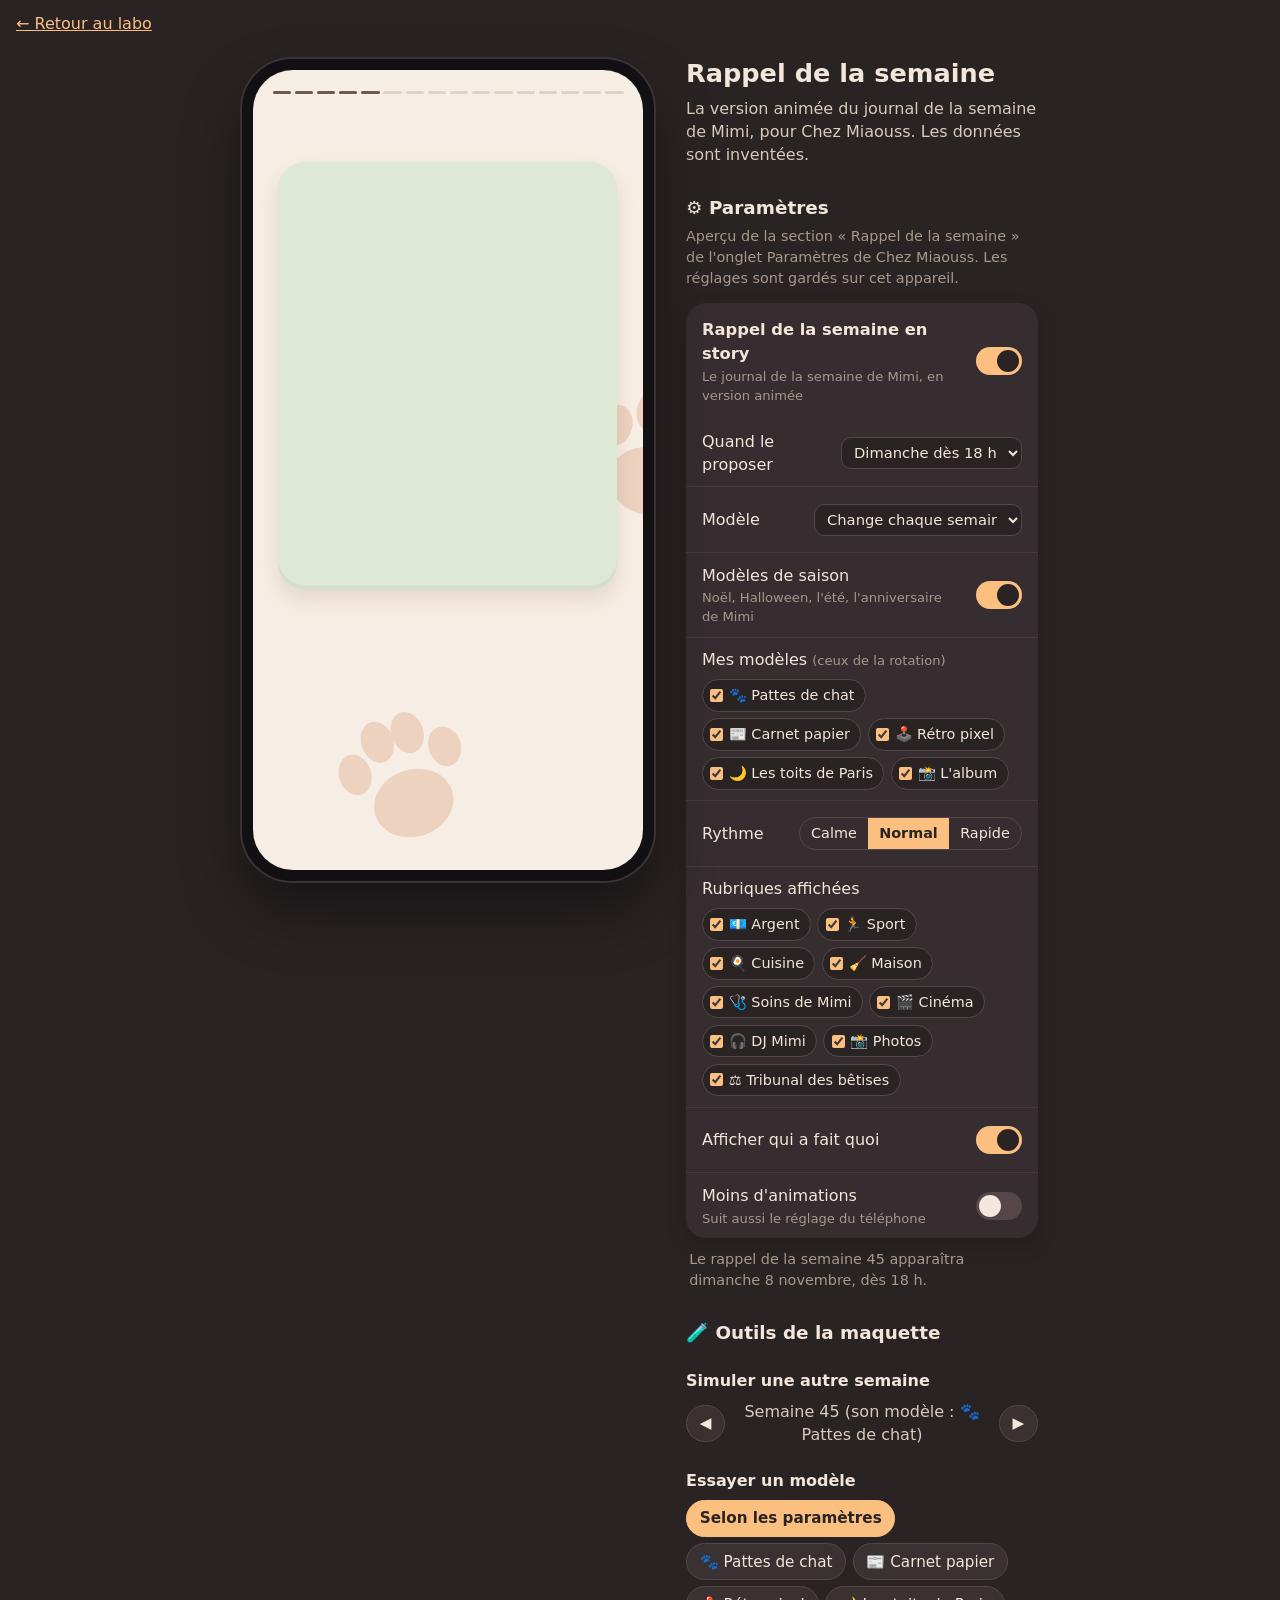
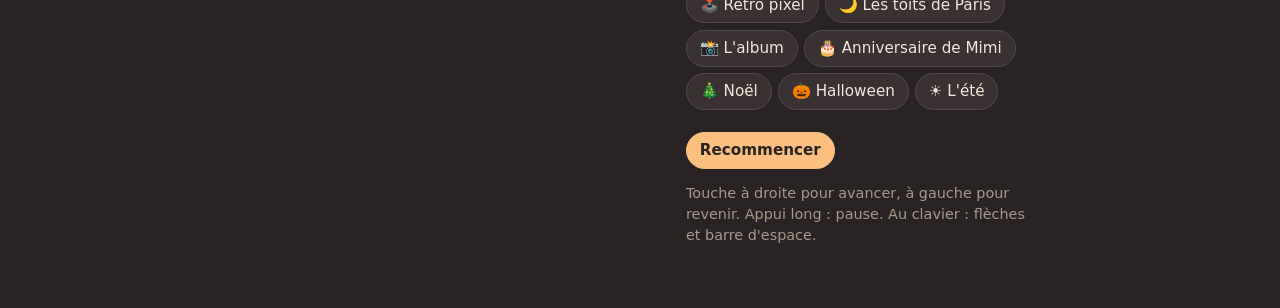
<file: experiences/002-rappel-de-la-semaine/index.html>
<!DOCTYPE html>
<html lang="fr">
<head>
  <meta charset="utf-8">
  <meta name="viewport" content="width=device-width, initial-scale=1, viewport-fit=cover">
  <title>Rappel de la semaine · maquette Chez Miaouss · Bidouille en ligne</title>
  <link rel="icon" href="data:image/svg+xml,<svg xmlns='http://www.w3.org/2000/svg' viewBox='0 0 100 100'><text y='.9em' font-size='90'>🐾</text></svg>">
  <link rel="stylesheet" href="rappel.css">
</head>
<body class="rs-page">
  <a class="rs-retour" href="../../">← Retour au labo</a>

  <main class="rs-maquette">
    <div class="rs-telephone">
      <div class="rs-scene" id="scene" tabindex="0" aria-roledescription="story" aria-label="Le journal de la semaine de Mimi"></div>
    </div>

    <aside class="rs-reglages" aria-label="Réglages">
      <h1>Rappel de la semaine</h1>
      <p>La version animée du journal de la semaine de Mimi, pour Chez Miaouss. Les données sont inventées.</p>

      <!-- Aperçu de la section qui ira dans l'onglet Paramètres de l'appli -->
      <section class="rs-parametres" aria-labelledby="titre-parametres">
        <h2 id="titre-parametres">⚙️ Paramètres</h2>
        <p class="rs-aide">Aperçu de la section « Rappel de la semaine » de l'onglet Paramètres de Chez Miaouss. Les réglages sont gardés sur cet appareil.</p>

        <div class="rs-carte-param">
          <label class="rs-ligne-param rs-principal">
            <span><b>Rappel de la semaine en story</b><small>Le journal de la semaine de Mimi, en version animée</small></span>
            <input type="checkbox" role="switch" id="p-actif">
          </label>

          <div class="rs-details" id="p-details">
            <label class="rs-ligne-param">
              <span>Quand le proposer</span>
              <select id="p-quand">
                <option value="dimanche">Dimanche dès 18 h</option>
                <option value="lundi">Lundi matin</option>
              </select>
            </label>

            <label class="rs-ligne-param">
              <span>Modèle</span>
              <select id="p-modele"></select>
            </label>

            <label class="rs-ligne-param">
              <span>Modèles de saison<small>Noël, Halloween, l'été, l'anniversaire de Mimi</small></span>
              <input type="checkbox" role="switch" id="p-saisons">
            </label>

            <fieldset class="rs-ligne-param rs-colonne" id="p-mes-modeles">
              <legend>Mes modèles <small>(ceux de la rotation)</small></legend>
              <div class="rs-cases" id="p-modeles-cases"></div>
            </fieldset>

            <div class="rs-ligne-param">
              <span id="titre-rythme">Rythme</span>
              <div class="rs-segments" role="radiogroup" aria-labelledby="titre-rythme" id="p-rythme"></div>
            </div>

            <fieldset class="rs-ligne-param rs-colonne">
              <legend>Rubriques affichées</legend>
              <div class="rs-cases" id="p-rubriques"></div>
            </fieldset>

            <label class="rs-ligne-param">
              <span>Afficher qui a fait quoi</span>
              <input type="checkbox" role="switch" id="p-qui">
            </label>

            <label class="rs-ligne-param">
              <span>Moins d'animations<small>Suit aussi le réglage du téléphone</small></span>
              <input type="checkbox" role="switch" id="p-reduit">
            </label>
          </div>
        </div>
        <p class="rs-prochain" id="p-prochain" aria-live="polite"></p>
      </section>

      <!-- Ce qui ne sert qu'à la maquette -->
      <section class="rs-outils" aria-labelledby="titre-outils">
        <h2 id="titre-outils">🧪 Outils de la maquette</h2>

        <div class="rs-groupe">
          <span class="rs-groupe-titre">Simuler une autre semaine</span>
          <div class="rs-semaine-choix">
            <button type="button" id="semaine-avant" aria-label="Semaine précédente">◀</button>
            <output id="semaine" aria-live="polite"></output>
            <button type="button" id="semaine-apres" aria-label="Semaine suivante">▶</button>
          </div>
        </div>

        <div class="rs-groupe">
          <span class="rs-groupe-titre" id="titre-essai">Essayer un modèle</span>
          <div class="rs-choix" id="choix-modele" role="group" aria-labelledby="titre-essai"></div>
        </div>

        <button type="button" class="rs-recommencer" id="recommencer">Recommencer</button>
        <p class="rs-aide">Touche à droite pour avancer, à gauche pour revenir. Appui long : pause. Au clavier : flèches et barre d'espace.</p>
      </section>
    </aside>
  </main>

  <script src="mimi.js"></script>
  <script src="rappel.js"></script>
  <script>
    (async () => {
      const el = (id) => document.getElementById(id);
      const params = new URLSearchParams(location.search);
      const scene = el("scene");
      const base = await (await fetch("semaine-exemple.json")).json();
      const { esc, euros, periode, dateDe, ajouterJours } = RS.outilsTexte;

      // ---------------------------------------------------------------------
      // Les paramètres, gardés sur l'appareil (comme les préférences de l'appli)
      // ---------------------------------------------------------------------
      const CLE = "rs-parametres";
      const DEFAUT = {
        actif: true,
        quand: "dimanche",
        modele: "rotation",            // ou l'identifiant d'un modèle fixe
        mesModeles: [...RS.ORDRE],
        saisons: true,                 // les semaines spéciales ont leur propre modèle
        rythme: "normal",
        masquees: [],
        qui: true,
        reduit: false,
      };
      let p;
      try { p = { ...DEFAUT, ...JSON.parse(localStorage.getItem(CLE) || "{}") }; } catch (_) { p = { ...DEFAUT }; }
      const enregistrer = () => { try { localStorage.setItem(CLE, JSON.stringify(p)); } catch (_) { /* navigation privée */ } };

      // Les paramètres d'adresse servent aux tests et ne sont pas enregistrés.
      if (params.has("qui")) p.qui = params.get("qui") !== "0";
      if (params.has("reduit")) p.reduit = params.get("reduit") === "1";
      if (params.has("actif")) p.actif = params.get("actif") !== "0";

      const maquette = {
        numero: Number(params.get("semaine")) || base.semaine.numero,
        essai: params.get("modele") || null,  // modèle forcé par les outils de la maquette
        vitesse: Number(params.get("vitesse")) || 1,
      };
      const systemeReduit = matchMedia("(prefers-reduced-motion: reduce)").matches;

      // ---------------------------------------------------------------------
      // Construction du panneau Paramètres
      // ---------------------------------------------------------------------
      const selModele = el("p-modele");
      selModele.innerHTML = `<option value="rotation">Change chaque semaine</option>` +
        RS.ORDRE.map((id) => `<option value="${id}">Toujours ${RS.INFOS[id].emoji} ${RS.INFOS[id].nom}</option>`).join("");

      el("p-modeles-cases").innerHTML = RS.ORDRE.map((id) =>
        `<label class="rs-case"><input type="checkbox" value="${id}"> ${RS.INFOS[id].emoji} ${RS.INFOS[id].nom}</label>`).join("");
      el("p-rubriques").innerHTML = RS.RUBRIQUES.map(([id, nom]) =>
        `<label class="rs-case"><input type="checkbox" value="${id}"> ${nom}</label>`).join("");
      el("p-rythme").innerHTML = [["calme", "Calme"], ["normal", "Normal"], ["rapide", "Rapide"]].map(([v, t]) =>
        `<label class="rs-segment"><input type="radio" name="rythme" value="${v}"><span>${t}</span></label>`).join("");

      function afficherParametres() {
        el("p-actif").checked = p.actif;
        el("p-details").classList.toggle("rs-eteint", !p.actif);
        el("p-details").inert = !p.actif;
        el("p-quand").value = p.quand;
        selModele.value = p.modele;
        el("p-mes-modeles").disabled = p.modele !== "rotation";
        el("p-modeles-cases").querySelectorAll("input").forEach((c) => (c.checked = p.mesModeles.includes(c.value)));
        el("p-rubriques").querySelectorAll("input").forEach((c) => (c.checked = !p.masquees.includes(c.value)));
        el("p-rythme").querySelectorAll("input").forEach((r) => (r.checked = r.value === p.rythme));
        el("p-saisons").checked = p.saisons;
        el("p-qui").checked = p.qui;
        el("p-reduit").checked = p.reduit;
        const fin = base.semaine.fin;
        const jour = p.quand === "dimanche"
          ? `${dateDe(fin).toLocaleDateString("fr-FR", { weekday: "long", day: "numeric", month: "long" })}, dès 18 h`
          : `${dateDe(ajouterJours(fin, 1)).toLocaleDateString("fr-FR", { weekday: "long", day: "numeric", month: "long" })}, le matin`;
        el("p-prochain").textContent = p.actif
          ? `Le rappel de la semaine ${base.semaine.numero} apparaîtra ${jour}.`
          : "Rappel désactivé : le journal de la semaine reste disponible dans sa version classique.";
      }

      const changer = (modif) => { modif(); enregistrer(); afficherParametres(); lancer(); };
      el("p-actif").addEventListener("change", (e) => changer(() => (p.actif = e.target.checked)));
      el("p-quand").addEventListener("change", (e) => changer(() => (p.quand = e.target.value)));
      selModele.addEventListener("change", (e) => changer(() => { p.modele = e.target.value; maquette.essai = null; }));
      el("p-modeles-cases").addEventListener("change", (e) => {
        const coches = [...el("p-modeles-cases").querySelectorAll("input:checked")].map((c) => c.value);
        if (!coches.length) { e.target.checked = true; return; } // il faut garder au moins un modèle
        changer(() => { p.mesModeles = coches; maquette.essai = null; });
      });
      el("p-rubriques").addEventListener("change", () => changer(() => {
        p.masquees = [...el("p-rubriques").querySelectorAll("input:not(:checked)")].map((c) => c.value);
      }));
      el("p-rythme").addEventListener("change", (e) => changer(() => (p.rythme = e.target.value)));
      el("p-qui").addEventListener("change", (e) => changer(() => (p.qui = e.target.checked)));
      el("p-saisons").addEventListener("change", (e) => changer(() => (p.saisons = e.target.checked)));
      el("p-reduit").addEventListener("change", (e) => changer(() => (p.reduit = e.target.checked)));

      // ---------------------------------------------------------------------
      // Outils de la maquette
      // ---------------------------------------------------------------------
      const choix = el("choix-modele");
      const etiquette = (id) => {
        if (!id) return "Selon les paramètres";
        if (id.startsWith("saison:")) { const s = RS.SAISONS[id.slice(7)]; return `${s.emoji} ${s.nom}`; }
        return `${RS.INFOS[id].emoji} ${RS.INFOS[id].nom}`;
      };
      for (const id of [null, ...RS.ORDRE, ...Object.keys(RS.SAISONS).map((s) => `saison:${s}`)]) {
        const b = document.createElement("button");
        b.type = "button";
        b.dataset.id = id ?? "";
        b.textContent = etiquette(id);
        b.addEventListener("click", () => { maquette.essai = id; lancer(); });
        choix.append(b);
      }
      el("semaine-avant").addEventListener("click", () => { maquette.numero -= 1; lancer(); });
      el("semaine-apres").addEventListener("click", () => { maquette.numero += 1; lancer(); });
      el("recommencer").addEventListener("click", lancer);

      const modeleSelonParametres = () =>
        p.modele === "rotation" ? RS.modeleDeLaSemaine(maquette.numero, p.mesModeles) : p.modele;

      // ---------------------------------------------------------------------
      // Rappel désactivé : le journal de la semaine classique, comme aujourd'hui
      // ---------------------------------------------------------------------
      function journalClassique(d) {
        const b = d.bilan;
        const prenom = (id) => d.foyer.personnes.find((x) => x.id === id)?.prenom ?? "";
        const eq = b.argent?.equilibre;
        const lignes = [
          b.argent && ["💶 Argent", `${euros(b.argent.depense)} dépensés${eq ? (p.qui ? `, ${esc(prenom(eq.de))} doit ${euros(eq.montant)} à ${esc(prenom(eq.a))}` : `, ${euros(eq.montant)} à rééquilibrer`) : ""}`],
          b.sport && ["🏃 Sport", `${b.sport.seances} séances sur ${b.sport.objectif}`],
          b.cuisine && ["🍳 Cuisine", `${b.cuisine.cuisines} repas maison sur ${b.cuisine.planifies}`],
          b.maison && ["🧹 Maison", `${b.maison.faites} tâches faites, ${b.maison.enRetard} en retard`],
          b.soins && ["🩺 Soins de Mimi", `${b.soins.repas} repas, ${b.soins.brossages} brossages`],
          b.cinema && ["🎬 Cinéma", b.cinema.films.map((f) => esc(f.titre)).join(", ")],
          b.dj && ["🎧 DJ Mimi", `${b.dj.morceaux} morceaux partagés`],
          b.photos && ["📸 Photos", `${b.photos.nombre} photos`],
          b.tribunal && ["⚖️ Tribunal", `${b.tribunal.betises.length} bêtises`],
          ["📅 À venir", `${d.aVenir.agenda.length} rendez-vous, ${d.aVenir.anniversaires.length} anniversaires`],
        ].filter(Boolean);
        return `<div class="rs-classique">
          <p class="rs-classique-note">La story est désactivée dans Paramètres.</p>
          <h2>📰 Le journal de la semaine</h2>
          <p class="rs-classique-sous">Semaine ${d.semaine.numero}, ${esc(periode(d.semaine.debut, d.semaine.fin))}</p>
          <p class="rs-classique-chiffre"><b>${d.note.valeur}/${d.note.sur}</b> ${esc(d.note.verdict)}</p>
          <ul>${lignes.map(([t, v]) => `<li><b>${t}</b><span>${v}</span></li>`).join("")}</ul>
          <p class="rs-classique-mot">🐾 « ${esc(d.motDeMimi)} »</p>
        </div>`;
      }

      // ---------------------------------------------------------------------
      // Lancement
      // ---------------------------------------------------------------------
      let lecteur = null;
      let jeton = 0;
      async function lancer() {
        const moi = ++jeton;
        const donnees = RS.semaineSimulee(base, maquette.numero);
        // Les semaines spéciales (anniversaire de Mimi, Noël…) ont leur modèle de saison.
        const saison = p.saisons ? RS.saisonDe(donnees.semaine.debut, donnees.foyer.anniversaireChat) : null;
        const infos = saison ? RS.SAISONS[saison] : RS.INFOS[modeleSelonParametres()];
        el("semaine").textContent = `Semaine ${maquette.numero} (son modèle : ${infos.emoji} ${infos.nom})`;
        [...choix.children].forEach((b) => b.setAttribute("aria-pressed", String((b.dataset.id || null) === maquette.essai)));

        if (!p.actif) {
          lecteur?.detruire();
          lecteur = window.lecteur = null;
          scene.replaceChildren();
          scene.removeAttribute("style");
          scene.className = "rs-scene";
          scene.dataset.mode = "classique";
          delete scene.dataset.modele;
          scene.innerHTML = journalClassique(donnees);
          return;
        }

        let id = saison ? "saison" : modeleSelonParametres();
        let saisonChoisie = saison;
        if (maquette.essai?.startsWith("saison:")) { id = "saison"; saisonChoisie = maquette.essai.slice(7); }
        else if (maquette.essai) { id = maquette.essai; saisonChoisie = null; }
        await RS.chargerModele(id);
        if (moi !== jeton) return;
        lecteur?.detruire();
        scene.removeAttribute("style");
        lecteur = new RS.Lecteur(scene, {
          donnees,
          modeleId: id,
          quiFaitQuoi: p.qui,
          reduit: p.reduit || systemeReduit,
          vitesse: maquette.vitesse * RS.RYTHMES[p.rythme],
          masquees: p.masquees,
          saison: saisonChoisie,
        });
        window.lecteur = lecteur; // pratique pour les tests
      }

      afficherParametres();
      lancer();
    })();
  </script>
</body>
</html>
</file>
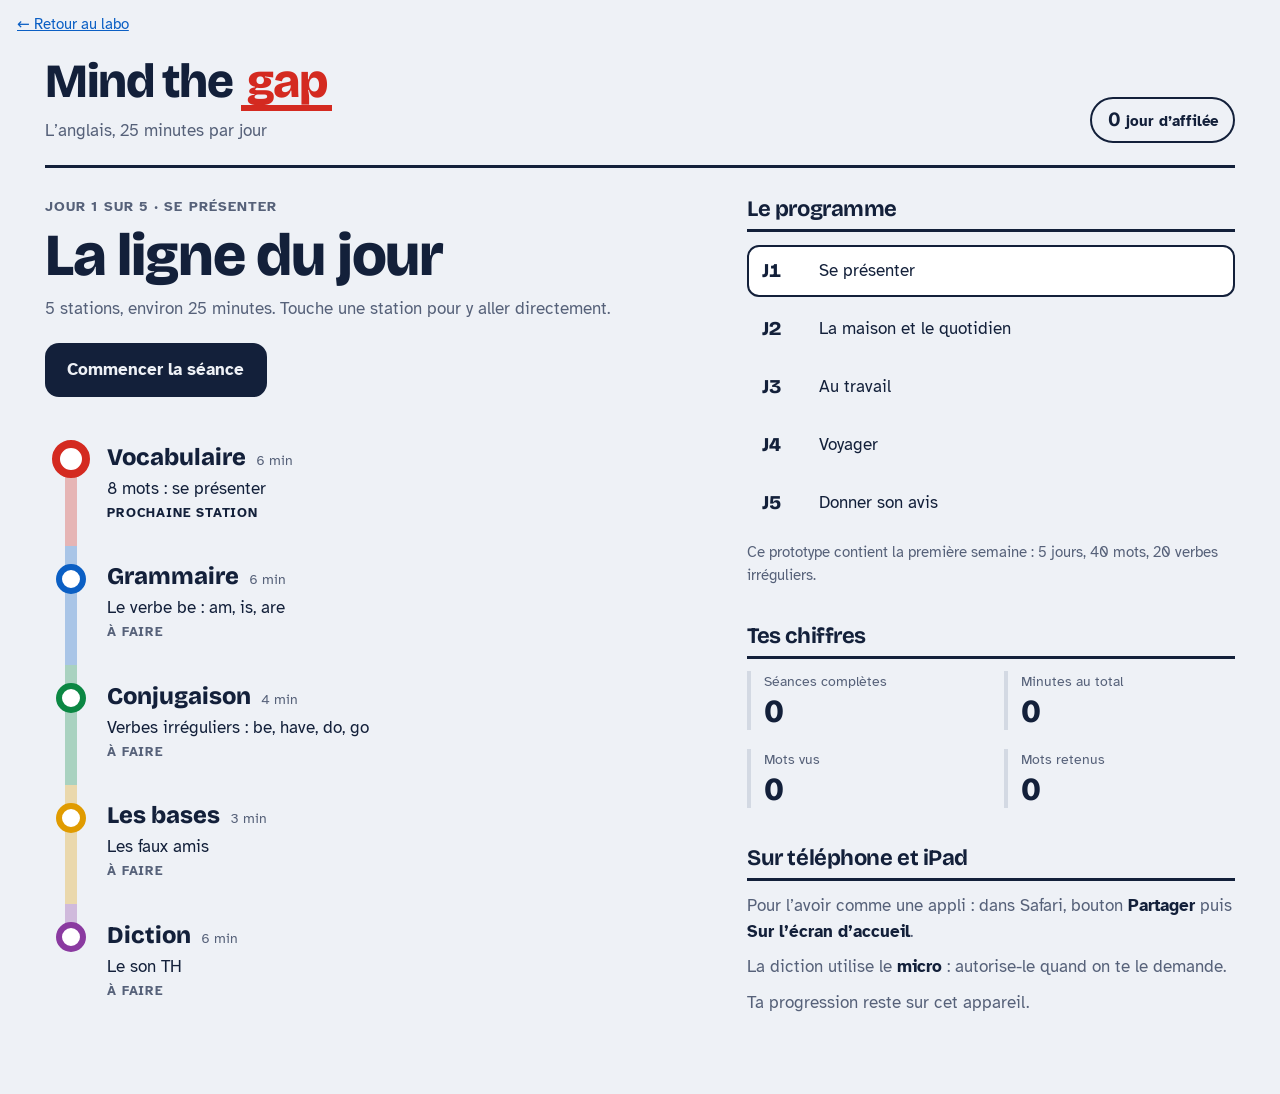
<file: experiences/003-anglais-intensif/index.html>
<!DOCTYPE html>
<html lang="fr">
<head>
  <meta charset="utf-8">
  <meta name="viewport" content="width=device-width, initial-scale=1">
  <meta name="apple-mobile-web-app-capable" content="yes">
  <meta name="mobile-web-app-capable" content="yes">
  <meta name="apple-mobile-web-app-title" content="Mind the Gap">
  <meta name="theme-color" content="#eef1f6">
  <title>Mind the Gap</title>
  <link rel="icon" href="data:image/svg+xml,<svg xmlns='http://www.w3.org/2000/svg' viewBox='0 0 100 100'><rect x='42' y='0' width='16' height='100' fill='%23d42a20'/><circle cx='50' cy='50' r='24' fill='white' stroke='%2313203a' stroke-width='10'/></svg>">
  <link rel="preconnect" href="https://fonts.googleapis.com">
  <link rel="preconnect" href="https://fonts.gstatic.com" crossorigin>
  <link href="https://fonts.googleapis.com/css2?family=Atkinson+Hyperlegible:ital,wght@0,400;0,700;1,400&family=Bricolage+Grotesque:opsz,wght@12..96,600;12..96,800&display=swap" rel="stylesheet">
  <style>
    /* Idée : la séance du jour est une ligne de métro. Chaque bloc est une station de couleur,
       et les exercices à trous reprennent le « gap » du nom. */
    :root {
      --fond: #eef1f6;
      --surface: #ffffff;
      --encre: #13203a;
      --doux: #566179;
      --trait: #d3d9e3;
      --ombre: rgba(19, 32, 58, 0.45);
      --l-vocab: #d42a20;
      --l-gram: #0b5fc4;
      --l-conj: #0b8743;
      --l-bases: #e09b00;
      --l-diction: #8a3aa0;
      --bon: #0b7a3d;
      --faux: #c62828;
      --sur-accent: #ffffff;
      --sur-bases: #231a00;
      --display: "Bricolage Grotesque", "Arial Narrow", system-ui, sans-serif;
      --corps: "Atkinson Hyperlegible", system-ui, -apple-system, "Segoe UI", Roboto, sans-serif;
      color-scheme: light;
    }
    @media (prefers-color-scheme: dark) {
      :root:not([data-theme="light"]) {
        --fond: #0e1422;
        --surface: #172033;
        --encre: #e7ebf3;
        --doux: #9da8bd;
        --trait: #2b3753;
        --ombre: rgba(0, 0, 0, 0.6);
        --l-vocab: #ff6a5e;
        --l-gram: #5aa0ff;
        --l-conj: #35c47a;
        --l-bases: #ffc23d;
        --l-diction: #c788e3;
        --bon: #44d08a;
        --faux: #ff7b7b;
        --sur-accent: #0e1422;
        color-scheme: dark;
      }
    }
    :root[data-theme="dark"] {
      --fond: #0e1422;
      --surface: #172033;
      --encre: #e7ebf3;
      --doux: #9da8bd;
      --trait: #2b3753;
      --ombre: rgba(0, 0, 0, 0.6);
      --l-vocab: #ff6a5e;
      --l-gram: #5aa0ff;
      --l-conj: #35c47a;
      --l-bases: #ffc23d;
      --l-diction: #c788e3;
      --bon: #44d08a;
      --faux: #ff7b7b;
      --sur-accent: #0e1422;
      color-scheme: dark;
    }

    * { box-sizing: border-box; }
    [hidden] { display: none !important; }

    html {
      background: var(--fond);
      color: var(--encre);
      font-family: var(--corps);
      font-size: 17px;
      line-height: 1.5;
      -webkit-text-size-adjust: 100%;
    }
    body { margin: 0; background: var(--fond); }
    a { color: var(--l-gram); }
    :focus-visible { outline: 3px solid var(--l-gram); outline-offset: 3px; border-radius: 6px; }
    .sr { position: absolute; width: 1px; height: 1px; overflow: hidden; clip: rect(0 0 0 0); white-space: nowrap; }

    .retour { display: inline-block; margin: 0.75rem 1rem 0; font-size: 0.9rem; }
    #app { width: min(100% - 2rem, 70rem); margin: 0 auto; padding: 0.5rem 0 4rem; }

    h1, h2 { font-family: var(--display); text-wrap: balance; line-height: 1.08; letter-spacing: -0.02em; }

    /* ---------- Boutons ---------- */
    .bouton {
      display: inline-flex; align-items: center; justify-content: center; gap: 0.5rem;
      font: inherit; font-weight: 700;
      min-height: 52px; padding: 0.7rem 1.2rem;
      border-radius: 14px; border: 2px solid var(--trait);
      background: var(--surface); color: var(--encre);
      cursor: pointer; touch-action: manipulation;
      transition: border-color 0.15s, transform 0.1s;
    }
    .bouton:hover { border-color: var(--encre); }
    .bouton:active { transform: scale(0.98); }
    .bouton.principal { background: var(--accent, var(--encre)); color: var(--sur, var(--fond)); border-color: transparent; }
    .bouton.discret { min-height: 44px; padding: 0.4rem 0.9rem; font-size: 0.9rem; }
    .bouton svg { flex: none; }
    .rond {
      display: inline-grid; place-items: center; flex: none;
      width: 42px; height: 42px; padding: 0;
      border-radius: 50%; border: 2px solid var(--trait);
      background: var(--surface); color: var(--encre); cursor: pointer;
    }
    .rond:hover { border-color: var(--accent, var(--encre)); }

    /* ---------- Accueil ---------- */
    .tete {
      display: flex; align-items: flex-end; justify-content: space-between; gap: 1rem; flex-wrap: wrap;
      padding: 0.75rem 0 1.25rem; border-bottom: 3px solid var(--encre);
    }
    .logo { margin: 0; font-family: var(--display); font-weight: 800; font-size: clamp(2rem, 7vw, 2.8rem); line-height: 1; letter-spacing: -0.03em; }
    .trou-logo { display: inline-block; padding: 0 0.12em; color: var(--l-vocab); border-bottom: 0.13em solid var(--l-vocab); }
    .devise { margin: 0.4rem 0 0; color: var(--doux); }
    .puce-serie { margin: 0; padding: 0.35rem 0.9rem; border: 2px solid var(--encre); border-radius: 999px; font-weight: 700; font-size: 0.9rem; }
    .puce-serie b { font-family: var(--display); font-size: 1.2rem; font-variant-numeric: tabular-nums; }

    .accueil { display: grid; gap: 2.75rem; padding-top: 1.75rem; }
    @media (min-width: 860px) { .accueil { grid-template-columns: minmax(0, 1.3fr) minmax(0, 1fr); gap: 4rem; } }

    .surtitre { margin: 0; font-size: 0.8rem; font-weight: 700; letter-spacing: 0.08em; text-transform: uppercase; color: var(--doux); }
    h1 { font-size: clamp(2.3rem, 8vw, 3.5rem); font-weight: 800; margin: 0.35rem 0 0.5rem; }
    .chapo { margin: 0 0 1.25rem; color: var(--doux); max-width: 34rem; }

    .ligne { list-style: none; margin: 1.75rem 0 0; padding: 0; }
    .station { display: grid; grid-template-columns: 52px minmax(0, 1fr); }
    .rail { position: relative; }
    .rail::before {
      content: ""; position: absolute; left: 50%; top: 0; bottom: 0;
      width: 12px; margin-left: -6px; background: var(--c); opacity: 0.3;
    }
    .station.faite .rail::before { opacity: 1; }
    .station:first-child .rail::before { top: 33px; }
    .station:last-child .rail::before { bottom: auto; height: 33px; }
    .pastille {
      position: absolute; z-index: 1; left: 50%; top: 33px;
      width: 30px; height: 30px; margin: -15px 0 0 -15px;
      display: grid; place-items: center;
      border-radius: 50%; border: 6px solid var(--c); background: var(--surface);
    }
    .station.faite .pastille { background: var(--c); }
    .station.faite .pastille::after {
      content: ""; width: 9px; height: 5px; margin-top: -2px;
      border-left: 3px solid var(--surface); border-bottom: 3px solid var(--surface);
      transform: rotate(-45deg);
    }
    .station.prochaine .pastille {
      width: 38px; height: 38px; margin: -19px 0 0 -19px; border-width: 8px;
      animation: pouls 2.2s ease-out infinite;
    }
    @keyframes pouls {
      0% { box-shadow: 0 0 0 0 color-mix(in srgb, var(--c) 55%, transparent); }
      70% { box-shadow: 0 0 0 16px transparent; }
      100% { box-shadow: 0 0 0 0 transparent; }
    }
    .st {
      all: unset; box-sizing: border-box; cursor: pointer;
      display: grid; gap: 0.1rem; width: 100%;
      padding: 0.85rem 0.9rem 1.35rem 0.6rem; border-radius: 12px;
    }
    .st:hover { background: color-mix(in srgb, var(--c) 9%, transparent); }
    .st:focus-visible { outline: 3px solid var(--c); outline-offset: 0; }
    .st-haut { display: flex; align-items: baseline; gap: 0.6rem; flex-wrap: wrap; }
    .st-nom { font-family: var(--display); font-weight: 800; font-size: 1.4rem; line-height: 1.4; }
    .st-min { font-size: 0.85rem; color: var(--doux); font-variant-numeric: tabular-nums; }
    .st-sujet { font-size: 1rem; }
    .st-etat { font-size: 0.78rem; font-weight: 700; letter-spacing: 0.06em; text-transform: uppercase; color: var(--doux); }
    .station.prochaine .st-etat { color: var(--encre); }

    .col-cote { display: grid; gap: 2.25rem; align-content: start; }
    .col-cote h2 { font-size: 1.3rem; margin: 0 0 0.75rem; padding-bottom: 0.45rem; border-bottom: 3px solid var(--encre); }
    .jours { list-style: none; margin: 0; padding: 0; display: grid; gap: 0.35rem; }
    .jour {
      all: unset; box-sizing: border-box; cursor: pointer;
      display: grid; grid-template-columns: 2.6rem minmax(0, 1fr) auto; align-items: center; gap: 0.75rem;
      width: 100%; padding: 0.55rem 0.75rem; border-radius: 12px; border: 2px solid transparent;
    }
    .jour:hover { background: var(--surface); }
    .jour:focus-visible { outline: 3px solid var(--l-gram); }
    .jour.choisi { background: var(--surface); border-color: var(--encre); }
    .j-num { font-family: var(--display); font-weight: 800; font-size: 1.15rem; font-variant-numeric: tabular-nums; }
    .j-etat { font-size: 0.8rem; font-weight: 700; color: var(--doux); font-variant-numeric: tabular-nums; }
    .j-etat.fini { color: var(--bon); }
    .note { margin: 0.75rem 0 0; font-size: 0.88rem; color: var(--doux); }

    .chiffres { display: grid; grid-template-columns: repeat(2, minmax(0, 1fr)); gap: 1.1rem 1.5rem; margin: 0; }
    .chiffres > div { border-left: 4px solid var(--trait); padding-left: 0.75rem; }
    .chiffres dt { font-size: 0.85rem; color: var(--doux); }
    .chiffres dd { margin: 0; font-family: var(--display); font-weight: 800; font-size: 1.9rem; line-height: 1.15; font-variant-numeric: tabular-nums; }
    .aide p { margin: 0 0 0.6rem; color: var(--doux); max-width: 38rem; }
    .aide b { color: var(--encre); }

    /* ---------- Séance ---------- */
    .barre {
      position: sticky; top: 0; z-index: 5;
      display: grid; grid-template-columns: auto minmax(0, 1fr) auto; align-items: center; gap: 0.9rem;
      padding: 0.75rem 0; background: var(--fond);
    }
    .mini-ligne { display: flex; gap: 4px; }
    .seg { flex: 1; height: 10px; border-radius: 5px; overflow: hidden; background: color-mix(in srgb, var(--c) 22%, var(--fond)); }
    .rempli { display: block; width: 0; height: 100%; background: var(--c); transition: width 0.4s ease; }
    .chrono { margin: 0; font-weight: 700; font-variant-numeric: tabular-nums; white-space: nowrap; }
    .chrono .sur { color: var(--doux); font-weight: 400; }

    .scene { width: min(100%, 44rem); margin: 0.75rem auto 0; }
    .etiquette { margin: 0 0 0.75rem; font-size: 0.8rem; font-weight: 700; letter-spacing: 0.08em; text-transform: uppercase; color: var(--doux); }
    .etiquette b { color: var(--accent); }
    .carte {
      background: var(--surface); border-radius: 20px; border-top: 8px solid var(--accent);
      padding: clamp(1.25rem, 5vw, 2.5rem);
      box-shadow: 0 22px 44px -32px var(--ombre);
    }
    .carte h2 { font-size: clamp(1.6rem, 5.5vw, 2.2rem); margin: 0 0 1rem; }
    .consigne { margin: 0 0 0.5rem; font-weight: 700; color: var(--doux); }
    .texte { max-width: 38rem; }
    .texte p { margin: 0 0 0.75rem; }
    .texte ul { margin: 0 0 0.75rem; padding-left: 1.2rem; }
    .texte li { margin: 0.35rem 0; }
    .piege {
      padding: 0.7rem 0.9rem; border-left: 5px solid var(--l-bases); border-radius: 0 10px 10px 0;
      background: color-mix(in srgb, var(--l-bases) 15%, var(--surface));
    }

    .exemples { list-style: none; margin: 1.25rem 0 0; padding: 0; display: grid; gap: 0.7rem; }
    .exemples li { display: flex; align-items: center; gap: 0.8rem; }
    .ex-en { display: block; font-weight: 700; font-size: 1.1rem; }
    .ex-fr { display: block; color: var(--doux); font-size: 0.95rem; }

    .mot-zone { display: flex; flex-wrap: wrap; align-items: center; gap: 0.75rem 1.25rem; margin: 0.25rem 0 1.25rem; }
    .mot { margin: 0; font-family: var(--display); font-weight: 800; font-size: clamp(2.5rem, 11vw, 4.2rem); line-height: 1; letter-spacing: -0.03em; }
    .verso { padding-top: 1rem; border-top: 2px dashed var(--trait); }
    .traduction { margin: 0 0 0.75rem; font-size: 1.5rem; font-weight: 700; }
    .exemple { display: flex; align-items: center; gap: 0.75rem; margin: 0; font-size: 1.15rem; }
    .exemple-fr { margin: 0.25rem 0 0; color: var(--doux); }

    .enonce { margin: 0.25rem 0 1.5rem; font-size: clamp(1.35rem, 5vw, 1.85rem); line-height: 1.55; }
    .trou {
      display: inline-block; min-width: 4.2em; padding: 0 0.3em;
      border-bottom: 4px solid var(--accent); text-align: center; font-weight: 700; line-height: 1.25;
    }
    .trou.bon { color: var(--bon); border-color: var(--bon); }
    .options { display: grid; gap: 0.6rem; }
    @media (min-width: 600px) { .options { grid-template-columns: repeat(auto-fit, minmax(9.5rem, 1fr)); } }
    .option {
      font: inherit; font-size: 1.1rem; font-weight: 700; text-align: left;
      min-height: 58px; padding: 0.8rem 1rem; border-radius: 14px;
      border: 2px solid var(--trait); background: var(--surface); color: var(--encre); cursor: pointer;
      touch-action: manipulation;
    }
    .option:hover:not(:disabled) { border-color: var(--accent); }
    .option:disabled { cursor: default; }
    .option:disabled:not(.bon):not(.faux) { opacity: 0.5; }
    .option.bon { border-color: var(--bon); background: color-mix(in srgb, var(--bon) 14%, var(--surface)); }
    .option.faux { border-color: var(--faux); background: color-mix(in srgb, var(--faux) 12%, var(--surface)); text-decoration: line-through; }

    .retour-rep { display: grid; gap: 0.6rem; margin-top: 1.25rem; padding-top: 1rem; border-top: 2px dashed var(--trait); }
    .verdict { margin: 0; font-family: var(--display); font-weight: 800; font-size: 1.45rem; }
    .verdict.bon { color: var(--bon); }
    .verdict.faux { color: var(--faux); }
    .expl { margin: 0; }
    .ecoute-ligne { display: flex; align-items: center; gap: 0.75rem; margin: 0; }
    .actions { display: flex; flex-wrap: wrap; align-items: center; gap: 0.6rem; margin-top: 1.5rem; }
    .actions .bouton { flex: 1 1 12rem; }

    .table-defile { overflow-x: auto; margin: 0 -0.25rem; }
    .verbes { width: 100%; border-collapse: collapse; font-size: 1.05rem; }
    .verbes th { padding: 0.4rem 0.5rem; text-align: left; font-size: 0.75rem; letter-spacing: 0.06em; text-transform: uppercase; color: var(--doux); border-bottom: 3px solid var(--encre); }
    .verbes td { padding: 0.6rem 0.5rem; border-bottom: 1px solid var(--trait); vertical-align: middle; }
    .verbes .base { font-family: var(--display); font-weight: 800; font-size: 1.25rem; }
    .verbes .sens { display: block; font-family: var(--corps); font-weight: 400; font-size: 0.85rem; color: var(--doux); }
    .astuce { margin: 1rem 0 0; color: var(--doux); }

    .saisie { display: flex; flex-wrap: wrap; gap: 0.6rem; }
    .saisie input {
      flex: 1 1 12rem; min-height: 56px; padding: 0.6rem 0.9rem;
      font: inherit; font-size: 1.3rem; color: var(--encre);
      background: var(--fond); border: 2px solid var(--trait); border-radius: 14px;
    }
    .saisie input:focus { outline: none; border-color: var(--accent); box-shadow: 0 0 0 3px color-mix(in srgb, var(--accent) 30%, transparent); }
    .lien { all: unset; cursor: pointer; display: inline-block; margin-top: 0.9rem; font-size: 0.95rem; color: var(--doux); text-decoration: underline; }
    .lien:focus-visible { outline: 3px solid var(--accent); }

    .phrase-dite { margin: 0.25rem 0 0.35rem; font-size: clamp(1.55rem, 6vw, 2.2rem); font-weight: 700; line-height: 1.35; }
    .phrase-dite .m { transition: color 0.2s; }
    .phrase-dite .m.ok { color: var(--bon); }
    .phrase-dite .m.rate { color: var(--faux); text-decoration: underline wavy; text-underline-offset: 5px; text-decoration-thickness: 2px; }
    .trad { margin: 0 0 1.25rem; color: var(--doux); }
    .ecoutes { display: flex; flex-wrap: wrap; gap: 0.6rem; }
    .micro-zone { display: grid; justify-items: start; gap: 0.5rem; margin-top: 1.25rem; }
    .bouton.micro { min-height: 60px; padding-inline: 1.5rem; font-size: 1.1rem; background: var(--accent); color: var(--sur); border-color: transparent; }
    .bouton.micro.actif { animation: pouls-micro 1.2s ease-out infinite; }
    @keyframes pouls-micro {
      0% { box-shadow: 0 0 0 0 color-mix(in srgb, var(--accent) 60%, transparent); }
      100% { box-shadow: 0 0 0 18px transparent; }
    }
    .micro-info { margin: 0; color: var(--doux); }
    .question-auto { flex-basis: 100%; margin: 0; font-weight: 700; }

    .bilan-chiffres { grid-template-columns: repeat(3, minmax(0, 1fr)); margin: 1.25rem 0 1.5rem; }
    .bilan-chiffres > div { border-left-color: var(--accent); }
    .recap { list-style: none; margin: 0; padding: 0; display: grid; gap: 0.4rem; }
    .recap li { display: flex; align-items: center; gap: 0.6rem; }
    .recap .point { width: 14px; height: 14px; border-radius: 50%; background: var(--c); flex: none; }
    .recap .vide { background: transparent; border: 3px solid var(--c); }
    .recap span:last-child { margin-left: auto; font-variant-numeric: tabular-nums; font-weight: 700; }
    .bravo { animation: entree 0.5s cubic-bezier(.2, .9, .3, 1.2) both; }
    @keyframes entree { from { transform: translateY(14px) scale(0.97); opacity: 0.4; } to { transform: none; opacity: 1; } }

    .toast {
      position: fixed; z-index: 20; left: 50%; bottom: 1.5rem; transform: translateX(-50%);
      max-width: calc(100% - 2rem); padding: 0.75rem 1.1rem; border-radius: 12px;
      background: var(--encre); color: var(--fond); font-weight: 700;
    }

    @media (prefers-reduced-motion: reduce) {
      *, *::before, *::after { animation: none !important; transition: none !important; }
    }
  </style>
</head>
<body>
  <a class="retour" href="../../">← Retour au labo</a>
  <div id="app"></div>

  <script>
  (() => {
    'use strict';

    /* =========================================================
       Le programme : 5 stations par jour, 5 jours pour commencer
       ========================================================= */

    const BLOCS = [
      { id: 'vocab',   nom: 'Vocabulaire', min: 6, c: '--l-vocab',   sur: '--sur-accent' },
      { id: 'gram',    nom: 'Grammaire',   min: 6, c: '--l-gram',    sur: '--sur-accent' },
      { id: 'conj',    nom: 'Conjugaison', min: 4, c: '--l-conj',    sur: '--sur-accent' },
      { id: 'bases',   nom: 'Les bases',   min: 3, c: '--l-bases',   sur: '--sur-bases' },
      { id: 'diction', nom: 'Diction',     min: 6, c: '--l-diction', sur: '--sur-accent' },
    ];
    const OBJECTIF_MIN = BLOCS.reduce((s, b) => s + b.min, 0);

    const JOURS = [
      {
        n: 1, theme: 'Se présenter',
        vocab: [
          ['job', 'métier, travail', "What's your job? I'm a nurse.", 'Quel est ton métier ? Je suis infirmière.'],
          ['to live', 'habiter, vivre', 'I live in a small flat in Lyon.', 'J’habite dans un petit appartement à Lyon.'],
          ['neighbour', 'voisin, voisine', 'My neighbour has a very noisy dog.', 'Mon voisin a un chien très bruyant.'],
          ['siblings', 'frères et sœurs', 'I have two siblings: a brother and a sister.', 'J’ai un frère et une sœur.'],
          ['married', 'marié, mariée', 'They have been married for ten years.', 'Ils sont mariés depuis dix ans.'],
          ['hometown', 'ville natale', 'My hometown is near the sea.', 'Ma ville natale est près de la mer.'],
          ['to grow up', 'grandir', 'I grew up in the countryside.', 'J’ai grandi à la campagne.'],
          ['hobby', 'loisir, passe-temps', 'My favourite hobby is cooking.', 'Mon passe-temps préféré, c’est la cuisine.'],
        ],
        gram: {
          titre: 'Le verbe be : am, is, are',
          regle: `<p><b>Be</b> veut dire <i>être</i>. Il change selon le sujet :</p>
            <ul><li><b>I am</b></li><li><b>you are</b>, <b>we are</b>, <b>they are</b></li><li><b>he is</b>, <b>she is</b>, <b>it is</b></li></ul>
            <p>À l’oral, on contracte presque toujours : <b>I’m, you’re, he’s, we’re</b>. Négation : <b>I’m not, he isn’t, they aren’t</b>. Question : on inverse, <b>Are you French?</b></p>
            <p class="piege">Piège : l’âge se dit avec <b>be</b>, pas avec <i>have</i>. <b>I am 30</b> = j’ai 30 ans.</p>`,
          exemples: [["I'm from Lyon.", 'Je viens de Lyon.'], ["She isn't at home.", 'Elle n’est pas à la maison.'], ['Are they your friends?', 'Ce sont tes amis ?']],
          questions: [
            ['She ___ a teacher.', ['is', 'are', 'am'], 0, 'Avec he, she ou it : is.'],
            ['We ___ from France.', ['is', 'are', 'am'], 1, 'Avec we : are.'],
            ['I ___ not tired at all.', ['am', 'is', 'are'], 0, 'Avec I : am (à l’oral, I’m not).'],
            ['___ they at home tonight?', ['Is', 'Are', 'Do'], 1, 'Pour poser la question, on inverse be et le sujet : Are they… ?'],
            ['My brother ___ 25 years old.', ['has', 'is', 'have'], 1, 'L’âge se dit avec be : he is 25.'],
          ],
        },
        conj: {
          titre: 'Verbes irréguliers : be, have, do, go',
          verbes: [['be', 'was / were', 'been', 'être'], ['have', 'had', 'had', 'avoir'], ['do', 'did', 'done', 'faire'], ['go', 'went', 'gone', 'aller']],
          questions: [
            ['Yesterday I ___ to the cinema.', 'go', ['went']],
            ['They have ___ home already.', 'go', ['gone']],
            ['We ___ a great time last night.', 'have', ['had']],
            ['I ___ my homework this morning.', 'do', ['did']],
            ['Have you ___ the dishes?', 'do', ['done']],
            ['We ___ in Spain last summer.', 'be', ['were']],
          ],
        },
        bases: {
          titre: 'Les faux amis',
          astuce: `<p>Certains mots ressemblent au français mais ne veulent pas dire la même chose. Ce sont les <b>faux amis</b>.</p>
            <ul><li><b>actually</b> = en fait. « Actuellement » se dit <i>currently</i>.</li>
            <li><b>library</b> = bibliothèque. Une librairie, c’est un <i>bookshop</i>.</li>
            <li><b>sensible</b> = raisonnable. « Sensible » se dit <i>sensitive</i>.</li>
            <li><b>eventually</b> = finalement. « Éventuellement » se dit <i>possibly</i>.</li></ul>`,
          questions: [
            ['« Actually, I’m Belgian. » Actually veut dire…', ['en fait', 'actuellement', 'activement'], 0, 'Actually = en fait. Actuellement = currently.'],
            ['« I borrowed it from the library. » Library, c’est…', ['une librairie', 'une bibliothèque', 'un libraire'], 1, 'Library = bibliothèque. Une librairie = a bookshop.'],
            ['« She’s very sensible. » Elle est…', ['très sensible', 'très raisonnable', 'très sensuelle'], 1, 'Sensible = raisonnable. Sensible se dit sensitive.'],
            ['« Eventually, he said yes. »', ['Éventuellement, il a dit oui.', 'Finalement, il a dit oui.', 'Évidemment, il a dit oui.'], 1, 'Eventually = finalement, au bout du compte.'],
          ],
        },
        diction: {
          titre: 'Le son TH',
          astuce: `<p>Le <b>th</b> n’existe pas en français. Place le bout de la langue <b>entre les dents</b>, puis souffle.</p>
            <ul><li><b>th</b> soufflé : <i>think, three, thank</i>. Comme un « s » zozoté.</li>
            <li><b>th</b> vibré : <i>this, the, mother</i>. Comme un « z » zozoté.</li></ul>
            <p class="piege">Évite « sink » pour <i>think</i> et « ze » pour <i>the</i>.</p>`,
          phrases: [
            ['Thank you very much.', 'Merci beaucoup.'],
            ['I think this is the right one.', 'Je pense que c’est le bon.'],
            ['My mother and my brother are there.', 'Ma mère et mon frère sont là-bas.'],
            ['They think the weather is better there.', 'Ils pensent qu’il fait meilleur là-bas.'],
          ],
        },
      },
      {
        n: 2, theme: 'La maison et le quotidien',
        vocab: [
          ['to wake up', 'se réveiller', 'I wake up at seven every day.', 'Je me réveille à sept heures tous les jours.'],
          ['breakfast', 'petit-déjeuner', 'I never skip breakfast.', 'Je ne saute jamais le petit-déjeuner.'],
          ['to get dressed', 's’habiller', "Get dressed, we're late!", 'Habille-toi, on est en retard !'],
          ['kitchen', 'cuisine (la pièce)', 'The kitchen is next to the living room.', 'La cuisine est à côté du salon.'],
          ['bedroom', 'chambre', 'My bedroom is upstairs.', 'Ma chambre est à l’étage.'],
          ['stairs', 'escalier', 'Be careful on the stairs.', 'Fais attention dans l’escalier.'],
          ['to tidy up', 'ranger', 'Please tidy up your room.', 'Range ta chambre, s’il te plaît.'],
          ['to do the dishes', 'faire la vaisselle', 'I cook, you do the dishes.', 'Je cuisine, tu fais la vaisselle.'],
        ],
        gram: {
          titre: 'Le présent simple, pour les habitudes',
          regle: `<p>Le <b>présent simple</b> sert pour les habitudes et les vérités générales : <i>every day, usually, often, never</i>.</p>
            <ul><li>Avec <b>he, she, it</b>, on ajoute un <b>-s</b> : I work, she work<b>s</b>.</li>
            <li>Négation : <b>don’t</b> ou <b>doesn’t</b> + verbe sans -s : <i>He doesn’t work.</i></li>
            <li>Question : <b>Do</b> ou <b>Does</b> + sujet + verbe : <i>Does she work?</i></li></ul>
            <p class="piege">Piège : après <b>does</b> et <b>doesn’t</b>, le -s disparaît du verbe. <i>Does he like…?</i> et jamais <i>Does he likes…?</i></p>`,
          exemples: [['She works in a hospital.', 'Elle travaille dans un hôpital.'], ["I don't eat meat.", 'Je ne mange pas de viande.'], ['Does he live here?', 'Est-ce qu’il habite ici ?']],
          questions: [
            ['He ___ coffee every morning.', ['drink', 'drinks', 'is drink'], 1, 'Avec he, she ou it, on ajoute -s : he drinks.'],
            ['They ___ like vegetables.', ["don't", "doesn't", "aren't"], 0, 'Avec they : don’t.'],
            ['___ she work on Sundays?', ['Do', 'Does', 'Is'], 1, 'Question avec she : Does she work… ?'],
            ['My sister ___ in London.', ['live', 'lives', 'living'], 1, 'My sister = she, donc on ajoute -s.'],
            ["He doesn't ___ TV in the evening.", ['watch', 'watches', 'watching'], 0, 'Après doesn’t, le verbe reste sans -s.'],
          ],
        },
        conj: {
          titre: 'Verbes irréguliers : get, take, make, come',
          verbes: [['get', 'got', 'got (US : gotten)', 'obtenir, devenir'], ['take', 'took', 'taken', 'prendre'], ['make', 'made', 'made', 'fabriquer, faire'], ['come', 'came', 'come', 'venir']],
          questions: [
            ['I ___ up late this morning.', 'get', ['got']],
            ['She ___ the bus to work yesterday.', 'take', ['took']],
            ['Have you ___ your medicine?', 'take', ['taken']],
            ['We ___ a cake for her birthday.', 'make', ['made']],
            ['They ___ home very late last night.', 'come', ['came']],
            ['He has ___ back from holiday.', 'come', ['come']],
          ],
        },
        bases: {
          titre: 'Dire l’heure',
          astuce: `<ul><li><b>o’clock</b> : l’heure pile. <i>It’s nine o’clock</i> = 9 h.</li>
            <li><b>past</b> : après. <i>quarter past nine</i> = 9 h 15, <i>half past nine</i> = 9 h 30.</li>
            <li><b>to</b> : avant l’heure suivante. <i>quarter to ten</i> = 9 h 45, <i>ten to ten</i> = 9 h 50.</li>
            <li><b>noon</b> = midi, <b>midnight</b> = minuit. <b>a.m.</b> le matin, <b>p.m.</b> l’après-midi et le soir.</li></ul>`,
          questions: [
            ['« It’s half past seven. »', ['7 h 30', '6 h 30', '7 h 15'], 0, 'Half past seven = la moitié après sept heures, donc 7 h 30.'],
            ['« It’s quarter to nine. »', ['9 h 15', '8 h 45', '9 h 45'], 1, 'Quarter to nine = un quart avant neuf heures, donc 8 h 45.'],
            ['Comment dit-on 10 h 15 ?', ['quarter to ten', 'quarter past ten', 'half past ten'], 1, 'Quarter past ten = un quart après dix heures.'],
            ['« See you at 3 p.m. »', ['à 3 h du matin', 'à 15 h', 'à 13 h'], 1, 'p.m. = l’après-midi, donc 3 p.m. = 15 h.'],
          ],
        },
        diction: {
          titre: 'Le H qui se souffle',
          astuce: `<p>En français, le h est muet. En anglais, il se <b>souffle</b>, comme pour faire de la buée sur une vitre : <i>hello, house, happy</i>.</p>
            <p>Il reste muet dans quelques mots : <i>hour, honest, honour</i>.</p>
            <p class="piege">N’ajoute pas de h là où il n’y en a pas : <i>I’m angry</i> et pas « I’m hangry ».</p>`,
          phrases: [
            ['Hello, how are you?', 'Bonjour, comment ça va ?'],
            ['He has a huge house on the hill.', 'Il a une immense maison sur la colline.'],
            ["I'm happy to help.", 'Je suis content d’aider.'],
            ['Her husband is at the hospital.', 'Son mari est à l’hôpital.'],
          ],
        },
      },
      {
        n: 3, theme: 'Au travail',
        vocab: [
          ['meeting', 'réunion', 'The meeting starts at ten.', 'La réunion commence à dix heures.'],
          ['deadline', 'date limite', 'The deadline is next Friday.', 'La date limite est vendredi prochain.'],
          ['colleague', 'collègue', 'My colleagues are really nice.', 'Mes collègues sont vraiment sympas.'],
          ['to hire', 'embaucher', 'They hired three new people.', 'Ils ont embauché trois nouvelles personnes.'],
          ['salary', 'salaire', 'She asked for a higher salary.', 'Elle a demandé un salaire plus élevé.'],
          ['to be in charge of', 'être responsable de', "I'm in charge of the budget.", 'Je suis responsable du budget.'],
          ['skills', 'compétences', 'You need good communication skills.', 'Il faut de bonnes compétences en communication.'],
          ['day off', 'jour de congé', "I'm taking a day off on Monday.", 'Je prends un jour de congé lundi.'],
        ],
        gram: {
          titre: 'Présent simple ou présent en -ing ?',
          regle: `<p>Le <b>présent en -ing</b> (be + verbe-ing) décrit ce qui se passe <b>en ce moment</b> : <i>now, right now, at the moment, look!</i></p>
            <ul><li><b>I’m working</b> now. En ce moment.</li><li><b>I work</b> every day. Une habitude.</li></ul>
            <p class="piege">Piège : les verbes d’état ne se mettent presque jamais en -ing : <i>know, like, want, need, believe</i>. On dit <b>I know</b>, jamais « I’m knowing ».</p>`,
          exemples: [["She's having lunch right now.", 'Elle est en train de déjeuner.'], ['I usually take the train.', 'D’habitude, je prends le train.'], ['What are you doing?', 'Qu’est-ce que tu fais ?']],
          questions: [
            ['Look! It ___.', ['rains', 'is raining', 'rain'], 1, 'Look! = en ce moment, donc be + -ing.'],
            ['She usually ___ the bus to work.', ['takes', 'is taking', 'take'], 0, 'Usually = une habitude, donc présent simple.'],
            ["Sorry, I can't talk, I ___ a meeting.", ['have', 'am having', 'has'], 1, 'C’est en train de se passer, donc be + -ing.'],
            ['I ___ what you mean.', ['know', 'am knowing', 'knows'], 0, 'Know est un verbe d’état : jamais en -ing.'],
            ['What ___ you doing right now?', ['do', 'are', 'is'], 1, 'Right now, donc be + -ing : What are you doing?'],
          ],
        },
        conj: {
          titre: 'Verbes irréguliers : say, tell, think, know',
          verbes: [['say', 'said', 'said', 'dire'], ['tell', 'told', 'told', 'dire à, raconter'], ['think', 'thought', 'thought', 'penser'], ['know', 'knew', 'known', 'savoir, connaître']],
          questions: [
            ['She ___ she was sorry.', 'say', ['said']],
            ['He ___ me a funny story.', 'tell', ['told']],
            ['I ___ it was a good idea.', 'think', ['thought']],
            ['We ___ the answer.', 'know', ['knew']],
            ["I've ___ him for years.", 'know', ['known']],
            ['Have you ___ your boss?', 'tell', ['told']],
          ],
        },
        bases: {
          titre: 'Make ou do ?',
          astuce: `<p>Les deux se traduisent par <i>faire</i>. Un repère simple :</p>
            <ul><li><b>make</b> = créer, fabriquer, produire : <i>make a cake, make a mistake, make a decision, make money</i>.</li>
            <li><b>do</b> = accomplir une tâche, une activité : <i>do your homework, do the shopping, do sport, do a job</i>.</li></ul>`,
          questions: [
            ['Everyone ___ mistakes.', ['makes', 'does'], 0, 'Make a mistake : on « produit » une erreur.'],
            ['I have to ___ the shopping.', ['make', 'do'], 1, 'Do the shopping : c’est une tâche.'],
            ['We need to ___ a decision.', ['make', 'do'], 0, 'Make a decision.'],
            ['Can you ___ me a favour?', ['make', 'do'], 1, 'Do someone a favour : expression toute faite.'],
          ],
        },
        diction: {
          titre: 'Ship ou sheep : le i court et le i long',
          astuce: `<p>L’anglais a deux « i » :</p>
            <ul><li><b>i court</b> : bref et relâché, presque un « é ». <i>ship, live, sit, it</i>.</li>
            <li><b>i long</b> : tendu et allongé, on sourit. <i>sheep, leave, seat, eat</i>.</li></ul>
            <p class="piege">Les confondre change le sens : <i>ship</i> (bateau) et <i>sheep</i> (mouton), <i>live</i> (vivre) et <i>leave</i> (partir).</p>`,
          phrases: [
            ['Please sit in this seat.', 'Assieds-toi sur ce siège, s’il te plaît.'],
            ['Is it his ship or his sheep?', 'C’est son bateau ou son mouton ?'],
            ['I live here but I leave at six.', 'J’habite ici mais je pars à six heures.'],
            ['We need a bit more cheese.', 'Il nous faut un peu plus de fromage.'],
          ],
        },
      },
      {
        n: 4, theme: 'Voyager',
        vocab: [
          ['luggage', 'bagages', 'How much luggage do you have?', 'Combien de bagages avez-vous ?'],
          ['boarding pass', 'carte d’embarquement', 'Can I see your boarding pass?', 'Puis-je voir votre carte d’embarquement ?'],
          ['to book', 'réserver', 'I booked a room for two nights.', 'J’ai réservé une chambre pour deux nuits.'],
          ['delay', 'retard', 'There is a two-hour delay.', 'Il y a deux heures de retard.'],
          ['return ticket', 'billet aller-retour', 'A return ticket to Bath, please.', 'Un aller-retour pour Bath, s’il vous plaît.'],
          ['to check in', 's’enregistrer', 'We can check in after two.', 'On peut s’enregistrer après 14 h.'],
          ['abroad', 'à l’étranger', 'She lives abroad now.', 'Elle vit à l’étranger maintenant.'],
          ['sightseeing', 'visites touristiques', 'We did some sightseeing in Rome.', 'On a fait des visites à Rome.'],
        ],
        gram: {
          titre: 'Le prétérit, pour raconter',
          regle: `<p>Le <b>prétérit</b> raconte une action <b>terminée</b>, à un moment précis du passé : <i>yesterday, last week, in 2019, two days ago</i>.</p>
            <ul><li>Verbes réguliers : on ajoute <b>-ed</b>. visit, visit<b>ed</b>.</li>
            <li>Négation : <b>didn’t</b> + verbe de base : <i>I didn’t go.</i></li>
            <li>Question : <b>Did</b> + sujet + verbe de base : <i>Did you see it?</i></li></ul>
            <p class="piege">Piège : <b>ago</b> se place après la durée. <i>Two days ago</i> = il y a deux jours.</p>`,
          exemples: [['We visited London last year.', 'On a visité Londres l’année dernière.'], ["I didn't see the email.", 'Je n’ai pas vu le mail.'], ['Did you have a good trip?', 'Tu as fait bon voyage ?']],
          questions: [
            ['We ___ to Rome last summer.', ['go', 'went', 'have gone'], 1, 'Last summer = un moment précis du passé, donc prétérit : went.'],
            ['She ___ the museum yesterday.', ['visits', 'visited', 'visit'], 1, 'Yesterday, donc prétérit : visited.'],
            ['I ___ see him at the airport.', ["didn't", "don't", "wasn't"], 0, 'Négation au prétérit : didn’t + verbe de base.'],
            ['___ you book the hotel?', ['Did', 'Do', 'Were'], 0, 'Question au prétérit : Did + sujet + verbe.'],
            ['They arrived two hours ___.', ['ago', 'before', 'since'], 0, 'Il y a deux heures = two hours ago.'],
          ],
        },
        conj: {
          titre: 'Verbes irréguliers : buy, leave, fly, see',
          verbes: [['buy', 'bought', 'bought', 'acheter'], ['leave', 'left', 'left', 'partir, quitter'], ['fly', 'flew', 'flown', 'voler, prendre l’avion'], ['see', 'saw', 'seen', 'voir']],
          questions: [
            ['I ___ a new suitcase.', 'buy', ['bought']],
            ['The train ___ at eight.', 'leave', ['left']],
            ['We ___ to Dublin last week.', 'fly', ['flew']],
            ['Have you ever ___ with this airline?', 'fly', ['flown']],
            ['I ___ the Eiffel Tower from my window.', 'see', ['saw']],
            ['Have you ___ my passport?', 'see', ['seen']],
          ],
        },
        bases: {
          titre: 'In, on, at pour dire quand',
          astuce: `<ul><li><b>at</b> + une heure, un moment précis : <i>at 6 o’clock, at noon, at night</i>.</li>
            <li><b>on</b> + un jour, une date : <i>on Monday, on 14 July, on my birthday</i>.</li>
            <li><b>in</b> + un mois, une saison, une année, une partie de la journée : <i>in July, in winter, in 2020, in the morning</i>.</li></ul>`,
          questions: [
            ['See you ___ Monday!', ['in', 'on', 'at'], 1, 'Un jour : on.'],
            ['My birthday is ___ July.', ['in', 'on', 'at'], 0, 'Un mois : in.'],
            ["The film starts ___ 8 o'clock.", ['in', 'on', 'at'], 2, 'Une heure précise : at.'],
            ['I always run ___ the morning.', ['in', 'on', 'at'], 0, 'Une partie de la journée : in the morning (mais at night).'],
          ],
        },
        diction: {
          titre: 'La terminaison -ed',
          astuce: `<p>Le <b>-ed</b> du prétérit se prononce de trois façons. Le <b>e</b> est presque toujours muet :</p>
            <ul><li>un son <b>t</b> après p, k, s, sh, ch, f : <i>walked, stopped, washed</i>.</li>
            <li>un son <b>d</b> après les autres sons : <i>played, stayed, called</i>.</li>
            <li><b>id</b>, avec une syllabe en plus, seulement après t ou d : <i>wanted, needed, waited</i>.</li></ul>
            <p class="piege">On ne dit pas « walk-ède » mais « walkt ».</p>`,
          phrases: [
            ['I walked to the station.', 'J’ai marché jusqu’à la gare.'],
            ['We stayed in a small hotel.', 'On a logé dans un petit hôtel.'],
            ['She wanted to visit the castle.', 'Elle voulait visiter le château.'],
            ['They booked a table and waited.', 'Ils ont réservé une table et ont attendu.'],
          ],
        },
      },
      {
        n: 5, theme: 'Donner son avis',
        vocab: [
          ['to agree', 'être d’accord', 'I totally agree with you.', 'Je suis tout à fait d’accord avec toi.'],
          ['however', 'cependant', "It's expensive. However, it's worth it.", 'C’est cher. Cependant, ça vaut le coup.'],
          ['to suggest', 'proposer, suggérer', 'I suggest we leave now.', 'Je propose qu’on parte maintenant.'],
          ['worth it', 'ça vaut le coup', 'Was the film worth it?', 'Le film valait le coup ?'],
          ['to look forward to', 'avoir hâte de', "I'm looking forward to the weekend.", 'J’ai hâte d’être au week-end.'],
          ["I'd rather", 'je préférerais', "I'd rather stay at home tonight.", 'Je préférerais rester à la maison ce soir.'],
          ['to be keen on', 'aimer bien, être fan de', "I'm not very keen on jazz.", 'Je ne suis pas très fan de jazz.'],
          ['to be fed up with', 'en avoir marre de', "I'm fed up with this rain!", 'J’en ai marre de cette pluie !'],
        ],
        gram: {
          titre: 'Comparer : -er, more, the most',
          regle: `<ul><li>Adjectif court (une syllabe, ou deux finissant par -y) : <b>-er than</b> et <b>the -est</b>. <i>big, bigger than, the biggest</i> ; <i>easy, easier</i>.</li>
            <li>Adjectif long : <b>more … than</b> et <b>the most …</b>. <i>more expensive than, the most beautiful</i>.</li>
            <li>Égalité : <b>as … as</b>. <i>as tall as</i>.</li></ul>
            <p class="piege">À connaître par cœur : <b>good, better, the best</b> et <b>bad, worse, the worst</b>.</p>`,
          exemples: [['Lyon is smaller than Paris.', 'Lyon est plus petite que Paris.'], ["It's the most beautiful beach.", 'C’est la plus belle plage.'], ['Your idea is better than mine.', 'Ton idée est meilleure que la mienne.']],
          questions: [
            ['London is ___ than Paris.', ['bigger', 'more big', 'biggest'], 0, 'Big est court : bigger (on double le g).'],
            ['This book is ___ than the film.', ['interestinger', 'more interesting', 'most interesting'], 1, 'Interesting est long : more interesting.'],
            ["It's the ___ day of my life!", ['better', 'best', 'goodest'], 1, 'Good, better, the best.'],
            ['The weather is ___ today than yesterday.', ['worse', 'badder', 'worst'], 0, 'Bad, worse, the worst. On compare deux jours : worse.'],
            ['She is as tall ___ her brother.', ['than', 'as', 'that'], 1, 'Égalité : as … as.'],
          ],
        },
        conj: {
          titre: 'Verbes irréguliers : give, write, speak, choose',
          verbes: [['give', 'gave', 'given', 'donner'], ['write', 'wrote', 'written', 'écrire'], ['speak', 'spoke', 'spoken', 'parler'], ['choose', 'chose', 'chosen', 'choisir']],
          questions: [
            ['He ___ me his opinion.', 'give', ['gave']],
            ['She has ___ a great article.', 'write', ['written']],
            ['I ___ to the manager this morning.', 'speak', ['spoke']],
            ['Have you ___ a restaurant?', 'choose', ['chosen']],
            ['We ___ the red one.', 'choose', ['chose']],
            ['They have ___ us a lot of help.', 'give', ['given']],
          ],
        },
        bases: {
          titre: 'Les pluriels irréguliers',
          astuce: `<p>La plupart des noms prennent un <b>-s</b> au pluriel. Quelques-uns, très courants, changent complètement :</p>
            <ul><li>a man, two <b>men</b> ; a woman, two <b>women</b></li><li>a child, two <b>children</b></li><li>a person, two <b>people</b></li>
            <li>a foot, two <b>feet</b> ; a tooth, two <b>teeth</b> ; a mouse, two <b>mice</b></li></ul>`,
          questions: [
            ['One child, two ___.', ['childs', 'children', 'childrens'], 1, 'Child donne children, sans -s en plus.'],
            ['There were a lot of ___ at the party.', ['persons', 'people', 'peoples'], 1, 'Le pluriel courant de person est people.'],
            ['I brush my ___ twice a day.', ['tooths', 'teeth', 'teeths'], 1, 'Tooth donne teeth.'],
            ['My ___ hurt after the walk.', ['foots', 'feet', 'feets'], 1, 'Foot donne feet.'],
          ],
        },
        diction: {
          titre: 'L’accent tonique',
          astuce: `<p>En anglais, chaque mot a une syllabe <b>plus forte</b> que les autres. La mettre au mauvais endroit rend le mot difficile à comprendre.</p>
            <ul><li><b>COM</b>fortable, qui se dit en trois temps : « COMF-teu-beul »</li>
            <li><b>VE</b>getable, <b>IN</b>teresting, <b>PHO</b>tograph</li>
            <li>to<b>MOR</b>row, o<b>PI</b>nion, de<b>VE</b>lop</li></ul>
            <p>Le reste du mot est plus court et plus faible.</p>`,
          phrases: [
            ["In my opinion, it's worth it.", 'À mon avis, ça vaut le coup.'],
            ['This hotel is really comfortable.', 'Cet hôtel est vraiment confortable.'],
            ["I'm looking forward to tomorrow.", 'J’ai hâte d’être à demain.'],
            ["That's an interesting photograph.", 'C’est une photo intéressante.'],
          ],
        },
      },
    ];

    function sujetBloc(J, id) {
      if (id === 'vocab') return `${J.vocab.length} mots : ${J.theme.toLowerCase()}`;
      return J[id].titre;
    }

    /* =========================================================
       Mémoire (dans ce navigateur uniquement)
       ========================================================= */

    const CLE = 'mind-the-gap:v1';
    function lire() {
      try { return JSON.parse(localStorage.getItem(CLE) || 'null') || {}; } catch (e) { return {}; }
    }
    const etat = Object.assign({ jours: {}, mots: {}, serie: { n: 0, dernier: null }, secondes: 0, seances: 0 }, lire());
    function sauver() {
      try { localStorage.setItem(CLE, JSON.stringify(etat)); } catch (e) { /* mémoire indisponible : tant pis */ }
    }
    function etatJour(n) {
      if (!etat.jours[n]) etat.jours[n] = { blocs: {}, secondes: 0 };
      return etat.jours[n];
    }
    function dateCle(d) {
      return `${d.getFullYear()}-${String(d.getMonth() + 1).padStart(2, '0')}-${String(d.getDate()).padStart(2, '0')}`;
    }
    function hierCle() { const d = new Date(); d.setDate(d.getDate() - 1); return dateCle(d); }
    function serieActuelle() {
      const s = etat.serie;
      if (!s.dernier) return 0;
      return (s.dernier === dateCle(new Date()) || s.dernier === hierCle()) ? s.n : 0;
    }
    function majSerie() {
      const auj = dateCle(new Date());
      if (etat.serie.dernier === auj) return;
      etat.serie.n = etat.serie.dernier === hierCle() ? etat.serie.n + 1 : 1;
      etat.serie.dernier = auj;
    }

    /* =========================================================
       Petits outils
       ========================================================= */

    const $ = (s, r = document) => r.querySelector(s);
    const $$ = (s, r = document) => Array.from(r.querySelectorAll(s));
    const esc = s => String(s).replace(/[&<>"]/g, c => ({ '&': '&amp;', '<': '&lt;', '>': '&gt;', '"': '&quot;' }[c]));
    function melanger(t) {
      const a = t.slice();
      for (let i = a.length - 1; i > 0; i--) { const j = Math.floor(Math.random() * (i + 1)); [a[i], a[j]] = [a[j], a[i]]; }
      return a;
    }
    function avecTrou(texte, rempli) {
      return esc(texte).replace('___', `<span class="trou${rempli ? ' bon' : ''}">${rempli ? esc(rempli) : '&nbsp;'}</span>`);
    }
    function mmss(s) {
      s = Math.max(0, Math.floor(s));
      return `${String(Math.floor(s / 60)).padStart(2, '0')}:${String(s % 60).padStart(2, '0')}`;
    }
    const pluriel = (n, mot) => `${n} ${mot}${n > 1 ? 's' : ''}`;
    let toastId = null;
    function toast(msg) {
      let t = $('.toast');
      if (!t) { t = document.createElement('div'); t.className = 'toast'; t.setAttribute('role', 'status'); document.body.append(t); }
      t.textContent = msg; t.hidden = false;
      clearTimeout(toastId); toastId = setTimeout(() => { t.hidden = true; }, 3500);
    }

    const ICONE_SON = '<svg viewBox="0 0 24 24" width="20" height="20" aria-hidden="true" focusable="false"><path d="M4 9v6h4l5 4V5L8 9H4z" fill="currentColor"/><path d="M16 8.5a5 5 0 0 1 0 7M18.5 6a8.5 8.5 0 0 1 0 12" fill="none" stroke="currentColor" stroke-width="2" stroke-linecap="round"/></svg>';
    const ICONE_MICRO = '<svg viewBox="0 0 24 24" width="22" height="22" aria-hidden="true" focusable="false"><rect x="9" y="3" width="6" height="11" rx="3" fill="currentColor"/><path d="M6 11a6 6 0 0 0 12 0M12 17v4M9 21h6" fill="none" stroke="currentColor" stroke-width="2" stroke-linecap="round"/></svg>';

    /* =========================================================
       La voix : écouter (synthèse) et répéter (reconnaissance)
       ========================================================= */

    const synth = window.speechSynthesis || null;
    let voix = null;
    function choisirVoix() {
      if (!synth) return;
      const v = synth.getVoices();
      voix = v.find(x => /en[-_]GB/i.test(x.lang)) || v.find(x => /^en/i.test(x.lang)) || null;
    }
    if (synth) {
      choisirVoix();
      if (synth.addEventListener) synth.addEventListener('voiceschanged', choisirVoix);
    }
    function dire(texte, lent) {
      if (!synth || !window.SpeechSynthesisUtterance) { toast('La voix n’est pas disponible sur ce navigateur.'); return; }
      try {
        synth.cancel();
        const u = new SpeechSynthesisUtterance(texte.replace(/\s*\(.*?\)/g, '').replace(/ \/ /g, ', '));
        u.lang = voix ? voix.lang : 'en-GB';
        if (voix) u.voice = voix;
        u.rate = lent ? 0.6 : 0.92;
        synth.speak(u);
      } catch (e) { toast('La voix n’a pas pu démarrer.'); }
    }

    const Reco = window.SpeechRecognition || window.webkitSpeechRecognition || null;
    const CONTRACTIONS = {
      "i'm": 'i am', "you're": 'you are', "we're": 'we are', "they're": 'they are', "it's": 'it is', "that's": 'that is',
      "he's": 'he is', "she's": 'she is', "what's": 'what is', "there's": 'there is', "i'd": 'i would', "i've": 'i have',
      "don't": 'do not', "doesn't": 'does not', "didn't": 'did not', "can't": 'can not', 'cannot': 'can not',
      "isn't": 'is not', "aren't": 'are not', "won't": 'will not', "let's": 'let us', "i'll": 'i will',
    };
    function normaliser(mot) {
      const m = mot.toLowerCase().replace(/[’‘]/g, "'").replace(/[^a-z0-9']/g, '');
      if (!m) return [];
      return (CONTRACTIONS[m] || m.replace(/'/g, '')).split(' ').filter(Boolean);
    }
    // Compare la phrase attendue et ce qui a été entendu, mot à mot (plus longue sous-suite commune).
    function comparer(cible, entendu) {
      const affiches = cible.split(/\s+/);
      const plat = [];
      affiches.forEach((w, i) => normaliser(w).forEach(t => plat.push({ t, i })));
      const dits = entendu.split(/\s+/).flatMap(normaliser);
      const n = plat.length, m = dits.length;
      const dp = Array.from({ length: n + 1 }, () => new Array(m + 1).fill(0));
      for (let a = n - 1; a >= 0; a--) for (let b = m - 1; b >= 0; b--) {
        dp[a][b] = plat[a].t === dits[b] ? dp[a + 1][b + 1] + 1 : Math.max(dp[a + 1][b], dp[a][b + 1]);
      }
      const ok = new Array(n).fill(false);
      let a = 0, b = 0;
      while (a < n && b < m) {
        if (plat[a].t === dits[b]) { ok[a] = true; a++; b++; }
        else if (dp[a + 1][b] >= dp[a][b + 1]) a++;
        else b++;
      }
      const mots = affiches.map((w, i) => ({ w, ok: plat.every((p, k) => p.i !== i || ok[k]) }));
      return { mots, score: n ? ok.filter(Boolean).length / n : 0, texte: entendu };
    }

    /* =========================================================
       Les étapes de chaque station
       ========================================================= */

    function qcmMot(mot, liste, revision) {
      const autres = melanger(liste.filter(x => x !== mot)).slice(0, 2).map(x => x[0]);
      return {
        type: 'qcm',
        consigne: revision ? 'Révision d’un mot à revoir : comment dit-on en anglais ?' : 'Comment dit-on en anglais ?',
        texte: `« ${mot[1]} »`,
        options: melanger([mot[0], ...autres]),
        bonne: mot[0], expl: `Exemple : ${mot[2]}`, ecoute: mot[0], mot: mot[0],
      };
    }

    function etapesDuBloc(n, id) {
      const J = JOURS[n - 1];
      if (id === 'vocab') {
        const cartes = J.vocab.map(m => ({ type: 'carte', mot: m }));
        const quiz = melanger(J.vocab).slice(0, 4).map(m => qcmMot(m, J.vocab, false));
        // Jusqu'à 2 mots des jours précédents marqués « à revoir ».
        const anciens = JOURS.filter(j => j.n < n)
          .flatMap(j => j.vocab.map(m => ({ m, liste: j.vocab })))
          .filter(x => etat.mots[x.m[0]] === 1);
        const revisions = melanger(anciens).slice(0, 2).map(x => qcmMot(x.m, x.liste, true));
        return [...cartes, ...melanger([...quiz, ...revisions])];
      }
      if (id === 'gram') {
        const g = J.gram;
        return [
          { type: 'lecon', consigne: 'La règle', titre: g.titre, html: g.regle, exemples: g.exemples },
          ...g.questions.map(q => ({
            type: 'qcm', consigne: 'Complète la phrase', texte: q[0], anglais: true,
            options: melanger(q[1]), bonne: q[1][q[2]], expl: q[3], ecoute: q[0].replace('___', q[1][q[2]]),
          })),
        ];
      }
      if (id === 'conj') {
        const c = J.conj;
        return [
          { type: 'tableau', titre: c.titre, verbes: c.verbes },
          ...melanger(c.questions).map(q => ({ type: 'saisie', texte: q[0], verbe: q[1], reps: q[2] })),
        ];
      }
      if (id === 'bases') {
        const b = J.bases;
        return [
          { type: 'lecon', consigne: 'À savoir', titre: b.titre, html: b.astuce },
          ...b.questions.map(q => {
            const trou = q[0].includes('___');
            return {
              type: 'qcm', consigne: 'Choisis la bonne réponse', texte: q[0], anglais: trou,
              options: q[1].slice(), bonne: q[1][q[2]], expl: q[3], ecoute: trou ? q[0].replace('___', q[1][q[2]]) : null,
            };
          }),
        ];
      }
      const d = J.diction;
      return [
        { type: 'lecon', consigne: 'Le son du jour', titre: d.titre, html: d.astuce },
        ...d.phrases.map(p => ({ type: 'parole', en: p[0], fr: p[1] })),
      ];
    }

    /* =========================================================
       Accueil
       ========================================================= */

    const app = $('#app');
    let jourSel = (JOURS.find(j => !etatJour(j.n).fini) || JOURS[JOURS.length - 1]).n;
    let seance = null;
    let chronoId = null;

    function renderAccueil() {
      arreterChrono();
      if (Reco && recoActive) { try { recoActive.abort(); } catch (e) { /* rien */ } }
      seance = null;
      const J = JOURS[jourSel - 1];
      const ej = etatJour(jourSel);
      const faits = BLOCS.filter(b => ej.blocs[b.id]);
      const prochain = BLOCS.find(b => !ej.blocs[b.id]);
      const libelle = faits.length === 0 ? 'Commencer la séance' : prochain ? `Reprendre : ${prochain.nom}` : 'Refaire la séance';
      const serie = serieActuelle();
      const minutesJour = Math.round(ej.secondes / 60);
      const motsVus = Object.keys(etat.mots).length;
      const motsRetenus = Object.values(etat.mots).filter(b => b >= 2).length;

      app.innerHTML = `
        <header class="tete">
          <div class="marque">
            <p class="logo">Mind the <span class="trou-logo">gap</span></p>
            <p class="devise">L’anglais, ${OBJECTIF_MIN} minutes par jour</p>
          </div>
          <p class="puce-serie" title="Jours d’affilée avec une séance complète"><b>${serie}</b> ${serie > 1 ? 'jours' : 'jour'} d’affilée</p>
        </header>
        <div class="accueil">
          <section class="col-ligne" aria-labelledby="titre-jour">
            <p class="surtitre">Jour ${J.n} sur ${JOURS.length} · ${esc(J.theme)}</p>
            <h1 id="titre-jour">La ligne du jour</h1>
            <p class="chapo">${BLOCS.length} stations, environ ${OBJECTIF_MIN} minutes.${minutesJour ? ` Déjà ${minutesJour} min sur ce jour.` : ' Touche une station pour y aller directement.'}</p>
            <button class="bouton principal" id="go">${libelle}</button>
            <ol class="ligne">
              ${BLOCS.map(b => {
                const r = ej.blocs[b.id];
                const cls = r ? 'faite' : b === prochain ? 'prochaine' : '';
                const etiquette = r ? `Faite · ${r.ok}/${r.total} bonnes réponses` : b === prochain ? 'Prochaine station' : 'À faire';
                return `<li class="station ${cls}" style="--c: var(${b.c})">
                  <span class="rail" aria-hidden="true"><span class="pastille"></span></span>
                  <button class="st" data-bloc="${b.id}" aria-label="${esc(`${b.nom}, ${b.min} minutes : ${sujetBloc(J, b.id)}. ${etiquette}`)}">
                    <span class="st-haut"><span class="st-nom">${b.nom}</span><span class="st-min">${b.min} min</span></span>
                    <span class="st-sujet">${esc(sujetBloc(J, b.id))}</span>
                    <span class="st-etat">${etiquette}</span>
                  </button>
                </li>`;
              }).join('')}
            </ol>
          </section>

          <aside class="col-cote">
            <section aria-labelledby="t-prog">
              <h2 id="t-prog">Le programme</h2>
              <ol class="jours">
                ${JOURS.map(j => {
                  const e = etatJour(j.n);
                  const nb = BLOCS.filter(b => e.blocs[b.id]).length;
                  const txt = e.fini ? 'Terminé' : nb ? `${nb}/${BLOCS.length}` : '';
                  return `<li><button class="jour${j.n === jourSel ? ' choisi' : ''}" data-jour="${j.n}" aria-pressed="${j.n === jourSel}">
                    <span class="j-num">J${j.n}</span><span>${esc(j.theme)}</span><span class="j-etat${e.fini ? ' fini' : ''}">${txt}</span>
                  </button></li>`;
                }).join('')}
              </ol>
              <p class="note">Ce prototype contient la première semaine : 5 jours, 40 mots, 20 verbes irréguliers.</p>
            </section>

            <section aria-labelledby="t-chiffres">
              <h2 id="t-chiffres">Tes chiffres</h2>
              <dl class="chiffres">
                <div><dt>Séances complètes</dt><dd>${etat.seances}</dd></div>
                <div><dt>Minutes au total</dt><dd>${Math.round(etat.secondes / 60)}</dd></div>
                <div><dt>Mots vus</dt><dd>${motsVus}</dd></div>
                <div><dt>Mots retenus</dt><dd>${motsRetenus}</dd></div>
              </dl>
            </section>

            <section class="aide" aria-labelledby="t-aide">
              <h2 id="t-aide">Sur téléphone et iPad</h2>
              <p>Pour l’avoir comme une appli : dans Safari, bouton <b>Partager</b> puis <b>Sur l’écran d’accueil</b>.</p>
              <p>La diction utilise le <b>micro</b> : autorise-le quand on te le demande. ${Reco ? '' : 'Ce navigateur ne sait pas écouter ta voix : tu pourras te noter toi-même.'}</p>
              <p>Ta progression reste sur cet appareil.</p>
            </section>
          </aside>
        </div>`;

      $('#go').addEventListener('click', () => demarrer(jourSel));
      $$('.st').forEach(b => b.addEventListener('click', () => demarrer(jourSel, b.dataset.bloc)));
      $$('.jour').forEach(b => b.addEventListener('click', () => { jourSel = Number(b.dataset.jour); renderAccueil(); }));
    }

    /* =========================================================
       Séance
       ========================================================= */

    function demarrer(n, depuis) {
      const ej = etatJour(n);
      let ids;
      if (depuis) ids = BLOCS.slice(BLOCS.findIndex(b => b.id === depuis)).map(b => b.id);
      else {
        ids = BLOCS.filter(b => !ej.blocs[b.id]).map(b => b.id);
        if (!ids.length) ids = BLOCS.map(b => b.id);
      }
      seance = { n, ids, bi: 0, etapes: [], ei: 0, ok: 0, total: 0, t0: null, enCours: new Set(ids) };
      app.innerHTML = `
        <div class="seance">
          <header class="barre">
            <button class="bouton discret" id="quitter">Quitter</button>
            <div class="mini-ligne" aria-hidden="true">
              ${BLOCS.map(b => `<span class="seg" style="--c: var(${b.c})" data-seg="${b.id}"><span class="rempli"></span></span>`).join('')}
            </div>
            <p class="chrono" aria-label="Temps passé sur ce jour"><span id="chrono">00:00</span><span class="sur"> / ${OBJECTIF_MIN}:00</span></p>
          </header>
          <main class="scene">
            <p class="etiquette" id="etiquette"></p>
            <article class="carte" id="carte"></article>
          </main>
        </div>`;
      $('#quitter').addEventListener('click', renderAccueil);
      window.scrollTo(0, 0);
      demarrerChrono();
      lancerBloc();
    }

    const blocCourant = () => BLOCS.find(b => b.id === seance.ids[seance.bi]);

    function lancerBloc() {
      const b = blocCourant();
      seance.etapes = etapesDuBloc(seance.n, b.id);
      seance.ei = 0; seance.ok = 0; seance.total = 0;
      const s = $('.seance');
      s.style.setProperty('--accent', `var(${b.c})`);
      s.style.setProperty('--sur', `var(${b.sur})`);
      renderEtape();
    }

    function majBarre() {
      const ej = etatJour(seance.n);
      const actuel = blocCourant();
      BLOCS.forEach(b => {
        let p = 0;
        if (b === actuel) p = seance.etapes.length ? seance.ei / seance.etapes.length : 0;
        else if (ej.blocs[b.id] && !(seance.enCours.has(b.id) && seance.ids.indexOf(b.id) > seance.bi)) p = 1;
        const r = $(`[data-seg="${b.id}"] .rempli`);
        if (r) r.style.width = `${Math.round(p * 100)}%`;
      });
    }

    function renderEtape() {
      const b = blocCourant();
      const num = BLOCS.indexOf(b) + 1;
      $('#etiquette').innerHTML = `Station ${num} · <b>${b.nom}</b> · ${seance.ei + 1}/${seance.etapes.length}`;
      majBarre();
      const e = seance.etapes[seance.ei];
      e.note = false;
      const carte = $('#carte');
      ({ carte: etapeCarte, lecon: etapeLecon, tableau: etapeTableau, qcm: etapeQcm, saisie: etapeSaisie, parole: etapeParole })[e.type](e, carte);
    }

    function noter(e, bien) {
      if (e.note) return;
      e.note = true;
      seance.total++;
      if (bien) seance.ok++;
    }

    function suivante() {
      if (Reco && recoActive) { try { recoActive.abort(); } catch (err) { /* rien */ } }
      seance.ei++;
      if (seance.ei >= seance.etapes.length) finBloc();
      else renderEtape();
      window.scrollTo(0, 0);
    }

    function boutonContinuer(libelle = 'Continuer') {
      return `<div class="actions"><button class="bouton principal" id="continuer">${libelle}</button></div>`;
    }
    function brancherContinuer(focus = true) {
      const c = $('#continuer');
      c.addEventListener('click', suivante);
      if (focus) c.focus({ preventScroll: true });
    }

    /* ---- Carte de vocabulaire ---- */
    function etapeCarte(e, carte) {
      const [en, fr, ex, exFr] = e.mot;
      carte.innerHTML = `
        <p class="consigne">Nouveau mot</p>
        <div class="mot-zone">
          <p class="mot" lang="en">${esc(en)}</p>
          <button class="bouton" data-dire="${esc(en)}">${ICONE_SON} Écouter</button>
        </div>
        <div class="verso" id="verso" hidden>
          <p class="traduction">${esc(fr)}</p>
          <p class="exemple"><button class="rond" data-dire="${esc(ex)}" aria-label="Écouter l’exemple">${ICONE_SON}</button><span lang="en">${esc(ex)}</span></p>
          <p class="exemple-fr">${esc(exFr)}</p>
        </div>
        <div class="actions" id="actions">
          <button class="bouton principal" id="retourner">Voir la traduction</button>
        </div>`;
      $('#retourner').addEventListener('click', () => {
        $('#verso').hidden = false;
        $('#actions').innerHTML = `
          <button class="bouton" data-savait="0">À revoir</button>
          <button class="bouton principal" data-savait="1">Je le savais</button>`;
        $$('[data-savait]').forEach(btn => btn.addEventListener('click', () => {
          const savait = btn.dataset.savait === '1';
          const boite = etat.mots[en] || 0;
          etat.mots[en] = savait ? Math.max(2, boite + 1) : 1;
          sauver();
          noter(e, savait);
          suivante();
        }));
        $('[data-savait="1"]').focus({ preventScroll: true });
      });
    }

    /* ---- Leçon ---- */
    function etapeLecon(e, carte) {
      carte.innerHTML = `
        <p class="consigne">${esc(e.consigne)}</p>
        <h2>${esc(e.titre)}</h2>
        <div class="texte">${e.html}</div>
        ${e.exemples ? `<ul class="exemples">${e.exemples.map(([en, fr]) => `
          <li><button class="rond" data-dire="${esc(en)}" aria-label="Écouter : ${esc(en)}">${ICONE_SON}</button>
          <span><span class="ex-en" lang="en">${esc(en)}</span><span class="ex-fr">${esc(fr)}</span></span></li>`).join('')}</ul>` : ''}
        ${boutonContinuer('J’ai compris, on s’entraîne')}`;
      brancherContinuer(false);
    }

    /* ---- Tableau de verbes ---- */
    function etapeTableau(e, carte) {
      carte.innerHTML = `
        <p class="consigne">À apprendre par cœur</p>
        <h2>${esc(e.titre)}</h2>
        <div class="table-defile">
          <table class="verbes">
            <thead><tr><th scope="col">Base</th><th scope="col">Prétérit</th><th scope="col">Participe passé</th><th scope="col"><span class="sr">Écouter</span></th></tr></thead>
            <tbody>
              ${e.verbes.map(([base, pret, part, sens]) => `<tr>
                <td class="base" lang="en">${esc(base)}<span class="sens" lang="fr">${esc(sens)}</span></td>
                <td lang="en">${esc(pret)}</td><td lang="en">${esc(part)}</td>
                <td><button class="rond" data-dire="${esc(`${base}, ${pret}, ${part}`)}" aria-label="Écouter ${esc(base)}">${ICONE_SON}</button></td>
              </tr>`).join('')}
            </tbody>
          </table>
        </div>
        <p class="astuce">Récite chaque ligne à voix haute, trois fois, en tapant le rythme : « go, went, gone ». Ensuite, tu complètes des phrases.</p>
        ${boutonContinuer('C’est parti')}`;
      brancherContinuer(false);
    }

    /* ---- Question à choix ---- */
    const BRAVOS = ['Bien joué !', 'Exact !', 'Parfait !', 'Bravo !', 'Oui, c’est ça !'];
    function etapeQcm(e, carte) {
      const trou = e.texte.includes('___');
      carte.innerHTML = `
        <p class="consigne">${esc(e.consigne)}</p>
        <p class="enonce" id="enonce"${e.anglais ? ' lang="en"' : ''}>${trou ? avecTrou(e.texte) : esc(e.texte)}</p>
        <div class="options" role="group" aria-label="Réponses possibles">
          ${e.options.map((o, i) => `<button class="option" data-i="${i}">${esc(o)}</button>`).join('')}
        </div>
        <div class="retour-rep" id="retour" role="status" hidden></div>
        <div id="suite"></div>`;
      $$('.option', carte).forEach(btn => btn.addEventListener('click', () => {
        const choix = e.options[Number(btn.dataset.i)];
        const bien = choix === e.bonne;
        noter(e, bien);
        if (e.mot) { etat.mots[e.mot] = bien ? Math.max(2, etat.mots[e.mot] || 0) : 1; sauver(); }
        $$('.option', carte).forEach(o => {
          o.disabled = true;
          if (e.options[Number(o.dataset.i)] === e.bonne) o.classList.add('bon');
        });
        if (!bien) btn.classList.add('faux');
        if (trou) $('#enonce').innerHTML = avecTrou(e.texte, e.bonne);
        const r = $('#retour');
        r.hidden = false;
        r.innerHTML = `
          <p class="verdict ${bien ? 'bon' : 'faux'}">${bien ? BRAVOS[Math.floor(Math.random() * BRAVOS.length)] : `Pas tout à fait. Réponse : ${esc(e.bonne)}`}</p>
          ${e.ecoute ? `<p class="ecoute-ligne"><button class="rond" data-dire="${esc(e.ecoute)}" aria-label="Écouter la phrase">${ICONE_SON}</button><span lang="en">${esc(e.ecoute)}</span></p>` : ''}
          ${e.expl ? `<p class="expl">${esc(e.expl)}</p>` : ''}`;
        $('#suite').innerHTML = boutonContinuer();
        brancherContinuer();
      }));
    }

    /* ---- Réponse à taper ---- */
    const propre = s => s.toLowerCase().replace(/[’‘]/g, "'").replace(/\s+/g, ' ').trim();
    function etapeSaisie(e, carte) {
      carte.innerHTML = `
        <p class="consigne">Mets le verbe <b lang="en">${esc(e.verbe)}</b> à la bonne forme</p>
        <p class="enonce" id="enonce" lang="en">${avecTrou(e.texte)}</p>
        <form class="saisie" id="form-saisie" autocomplete="off" novalidate>
          <label for="champ" class="sr">Ta réponse</label>
          <input id="champ" name="champ" type="text" lang="en" autocapitalize="off" autocorrect="off" spellcheck="false" enterkeyhint="done" placeholder="Ta réponse">
          <button class="bouton principal" type="submit" id="verifier">Vérifier</button>
        </form>
        <button class="lien" id="sais-pas" type="button">Je ne sais pas, montre-moi</button>
        <div class="retour-rep" id="retour" role="status" hidden></div>
        <div id="suite"></div>`;
      const champ = $('#champ');
      champ.focus({ preventScroll: true });
      function corriger(abandon) {
        const val = propre(champ.value);
        if (!abandon && !val) { champ.focus(); return; }
        const bien = !abandon && e.reps.includes(val);
        noter(e, bien);
        champ.disabled = true; $('#verifier').disabled = true; $('#sais-pas').hidden = true;
        $('#enonce').innerHTML = avecTrou(e.texte, e.reps[0]);
        const phrase = e.texte.replace('___', e.reps[0]);
        const r = $('#retour');
        r.hidden = false;
        r.innerHTML = `
          <p class="verdict ${bien ? 'bon' : 'faux'}">${bien ? BRAVOS[Math.floor(Math.random() * BRAVOS.length)] : abandon ? `La réponse : ${esc(e.reps[0])}` : `Presque. La réponse : ${esc(e.reps[0])}`}</p>
          <p class="ecoute-ligne"><button class="rond" data-dire="${esc(phrase)}" aria-label="Écouter la phrase">${ICONE_SON}</button><span lang="en">${esc(phrase)}</span></p>`;
        $('#suite').innerHTML = boutonContinuer();
        brancherContinuer();
      }
      $('#form-saisie').addEventListener('submit', ev => { ev.preventDefault(); corriger(false); });
      $('#sais-pas').addEventListener('click', () => corriger(true));
    }

    /* ---- Diction ---- */
    let recoActive = null;
    function etapeParole(e, carte) {
      let meilleur = null;
      carte.innerHTML = `
        <p class="consigne">Écoute, puis répète la phrase</p>
        <p class="phrase-dite" id="phrase" lang="en">${e.en.split(' ').map(w => `<span class="m">${esc(w)}</span>`).join(' ')}</p>
        <p class="trad">${esc(e.fr)}</p>
        <div class="ecoutes">
          <button class="bouton" data-dire="${esc(e.en)}">${ICONE_SON} Écouter</button>
          <button class="bouton" data-dire="${esc(e.en)}" data-lent="1">Plus lentement</button>
        </div>
        <div class="micro-zone">
          ${Reco ? `<button class="bouton micro" id="micro">${ICONE_MICRO}<span>Je répète</span></button>` : ''}
          <p class="micro-info" id="micro-info">${Reco ? 'Appuie, dis la phrase, puis attends une seconde.' : 'Ce navigateur ne sait pas écouter ta voix. Répète la phrase à voix haute, puis note-toi.'}</p>
        </div>
        <div class="retour-rep" id="retour" role="status" hidden></div>
        <div class="actions" id="fin-parole">
          <p class="question-auto">Comment c’était ?</p>
          <button class="bouton" data-auto="0">À retravailler</button>
          <button class="bouton principal" data-auto="1">Bien prononcé</button>
        </div>`;

      function autoEval() {
        $$('[data-auto]').forEach(btn => btn.addEventListener('click', () => { noter(e, btn.dataset.auto === '1'); suivante(); }));
      }
      autoEval();

      function afficher(res) {
        if (!meilleur || res.score >= meilleur.score) meilleur = res;
        const spans = $$('#phrase .m');
        res.mots.forEach((m, i) => { if (spans[i]) spans[i].className = `m ${m.ok ? 'ok' : 'rate'}`; });
        const pct = Math.round(res.score * 100);
        const verdict = res.score >= 0.85 ? ['bon', 'Excellent !'] : res.score >= 0.6 ? ['bon', 'Pas mal ! Réécoute les mots en rouge.'] : ['faux', 'Réessaie : écoute d’abord la version lente.'];
        const r = $('#retour');
        r.hidden = false;
        r.innerHTML = `<p class="verdict ${verdict[0]}">${verdict[1]}</p><p class="expl">${pct} % des mots reconnus. J’ai entendu : « <span lang="en">${esc(res.texte)}</span> »</p>`;
        $('#fin-parole').innerHTML = `
          <button class="bouton" id="reessayer">Réessayer</button>
          <button class="bouton principal" id="continuer">Continuer</button>`;
        $('#reessayer').addEventListener('click', () => $('#micro').click());
        $('#continuer').addEventListener('click', () => { noter(e, meilleur.score >= 0.6); suivante(); });
      }

      const micro = $('#micro');
      if (!micro) return;
      micro.addEventListener('click', () => {
        const info = $('#micro-info');
        if (recoActive) { try { recoActive.stop(); } catch (err) { /* rien */ } return; }
        if (synth) synth.cancel();
        let r;
        try { r = new Reco(); } catch (err) { info.textContent = 'Le micro n’a pas pu démarrer. Note-toi avec les boutons ci-dessous.'; return; }
        r.lang = 'en-GB'; r.interimResults = false; r.maxAlternatives = 4; r.continuous = false;
        let recu = false, erreur = false;
        r.onresult = ev => {
          recu = true;
          const alts = Array.from(ev.results[0]).map(a => a.transcript);
          const res = alts.map(t => comparer(e.en, t)).sort((x, y) => y.score - x.score)[0];
          info.textContent = 'Appuie à nouveau pour réessayer.';
          afficher(res);
        };
        r.onerror = ev => {
          erreur = true;
          const msg = {
            'not-allowed': 'Le micro est bloqué ici. Autorise-le dans les réglages du navigateur, ou note-toi avec les boutons ci-dessous.',
            'service-not-allowed': 'Le micro est bloqué ici. Autorise-le dans les réglages du navigateur, ou note-toi avec les boutons ci-dessous.',
            'no-speech': 'Je n’ai rien entendu. Réessaie, un peu plus près du micro.',
            'audio-capture': 'Aucun micro trouvé sur cet appareil.',
            'network': 'La reconnaissance de la voix a besoin d’internet.',
            'aborted': '',
          }[ev.error];
          info.textContent = msg ?? 'La reconnaissance de la voix a échoué. Réessaie, ou note-toi.';
        };
        r.onend = () => {
          recoActive = null;
          if (!document.body.contains(micro)) return;
          micro.classList.remove('actif');
          micro.lastElementChild.textContent = 'Je répète';
          if (!recu && !erreur) info.textContent = 'Je n’ai rien entendu. Réessaie, un peu plus près du micro.';
        };
        try {
          r.start();
          recoActive = r;
          micro.classList.add('actif');
          micro.lastElementChild.textContent = 'J’écoute… (touche pour arrêter)';
          info.textContent = 'Parle maintenant.';
        } catch (err) {
          info.textContent = 'Le micro n’a pas pu démarrer. Note-toi avec les boutons ci-dessous.';
        }
      });
    }

    /* ---- Fin d'une station ---- */
    function finBloc() {
      const b = blocCourant();
      const ej = etatJour(seance.n);
      ej.blocs[b.id] = { ok: seance.ok, total: seance.total };
      seance.enCours.delete(b.id);
      compterTemps();
      sauver();
      seance.ei = seance.etapes.length;
      majBarre();
      const suivantId = seance.ids[seance.bi + 1];
      const suivant = BLOCS.find(x => x.id === suivantId);
      const pct = seance.total ? seance.ok / seance.total : 1;
      const mot = pct >= 0.85 ? 'Très solide.' : pct >= 0.6 ? 'C’est en bonne voie.' : 'On reverra ça : refais cette station demain.';
      $('#etiquette').innerHTML = `Station ${BLOCS.indexOf(b) + 1} · <b>${b.nom}</b> · terminée`;
      $('#carte').innerHTML = `
        <div class="bravo">
          <p class="consigne">Station terminée</p>
          <h2>${b.nom} : ${seance.ok}/${seance.total}</h2>
          <p>${mot}</p>
          <div class="actions">
            <button class="bouton" id="pause">Faire une pause</button>
            <button class="bouton principal" id="suite-bloc">${suivant ? `Station suivante : ${suivant.nom}` : 'Voir le bilan'}</button>
          </div>
        </div>`;
      $('#pause').addEventListener('click', renderAccueil);
      const s = $('#suite-bloc');
      s.focus({ preventScroll: true });
      s.addEventListener('click', () => {
        seance.bi++;
        if (suivant) { lancerBloc(); window.scrollTo(0, 0); } else finSeance();
      });
    }

    /* ---- Bilan de la séance ---- */
    function finSeance() {
      const n = seance.n;
      arreterChrono();
      const ej = etatJour(n);
      const complet = BLOCS.every(b => ej.blocs[b.id]);
      if (complet) {
        if (!ej.fini) ej.fini = dateCle(new Date());
        etat.seances++;
        majSerie();
      }
      sauver();
      const ok = BLOCS.reduce((s, b) => s + (ej.blocs[b.id] ? ej.blocs[b.id].ok : 0), 0);
      const total = BLOCS.reduce((s, b) => s + (ej.blocs[b.id] ? ej.blocs[b.id].total : 0), 0);
      const pct = total ? Math.round(ok / total * 100) : 0;
      const serie = serieActuelle();
      const J = JOURS[n - 1];
      const prochainJour = JOURS[n];
      const restants = BLOCS.filter(b => !ej.blocs[b.id]);
      seance = null;

      app.innerHTML = `
        <div class="seance" style="--accent: var(--l-conj); --sur: var(--sur-accent)">
          <header class="barre">
            <button class="bouton discret" id="accueil">Accueil</button>
            <div class="mini-ligne" aria-hidden="true">
              ${BLOCS.map(b => `<span class="seg" style="--c: var(${b.c})"><span class="rempli" style="width: ${ej.blocs[b.id] ? 100 : 0}%"></span></span>`).join('')}
            </div>
            <p class="chrono"><span>${mmss(ej.secondes)}</span><span class="sur"> / ${OBJECTIF_MIN}:00</span></p>
          </header>
          <main class="scene">
            <p class="etiquette">Jour ${J.n} · <b>${esc(J.theme)}</b></p>
            <article class="carte bravo">
              <p class="consigne">${complet ? 'Terminus' : 'Pause'}</p>
              <h2>${complet ? 'Séance terminée, bravo !' : 'Bien avancé !'}</h2>
              <dl class="chiffres bilan-chiffres">
                <div><dt>Temps</dt><dd>${Math.max(1, Math.round(ej.secondes / 60))} min</dd></div>
                <div><dt>Bonnes réponses</dt><dd>${pct} %</dd></div>
                <div><dt>Série</dt><dd>${pluriel(serie, 'jour')}</dd></div>
              </dl>
              <ul class="recap">
                ${BLOCS.map(b => {
                  const r = ej.blocs[b.id];
                  return `<li style="--c: var(${b.c})"><span class="point${r ? '' : ' vide'}"></span><span>${b.nom}</span><span>${r ? `${r.ok}/${r.total}` : 'à faire'}</span></li>`;
                }).join('')}
              </ul>
              <p>${complet
                ? (prochainJour ? `Demain : jour ${prochainJour.n}, ${esc(prochainJour.theme.toLowerCase())}.` : 'Tu as fini la première semaine du programme !')
                : `Il te reste : ${restants.map(b => b.nom.toLowerCase()).join(', ')}.`}</p>
              <div class="actions">
                <button class="bouton" id="accueil-2">Retour à l’accueil</button>
                ${complet && prochainJour ? `<button class="bouton principal" id="jour-suivant">Voir le jour ${prochainJour.n}</button>` : ''}
              </div>
            </article>
          </main>
        </div>`;
      window.scrollTo(0, 0);
      $('#accueil').addEventListener('click', renderAccueil);
      $('#accueil-2').addEventListener('click', renderAccueil);
      const js = $('#jour-suivant');
      if (js) js.addEventListener('click', () => { jourSel = prochainJour.n; renderAccueil(); });
      if (js) js.focus({ preventScroll: true });
    }

    /* =========================================================
       Chronomètre (compte le temps passé, se met en pause si l'écran est caché)
       ========================================================= */

    function compterTemps() {
      if (!seance || !seance.t0) return;
      const maintenant = Date.now();
      const d = (maintenant - seance.t0) / 1000;
      etatJour(seance.n).secondes += d;
      etat.secondes += d;
      seance.t0 = maintenant;
    }
    function majChrono() {
      const el = $('#chrono');
      if (!el || !seance) return;
      const s = etatJour(seance.n).secondes + (seance.t0 ? (Date.now() - seance.t0) / 1000 : 0);
      el.textContent = mmss(s);
    }
    function demarrerChrono() {
      clearInterval(chronoId);
      seance.t0 = Date.now();
      chronoId = setInterval(majChrono, 1000);
      majChrono();
    }
    function arreterChrono() {
      if (chronoId) { clearInterval(chronoId); chronoId = null; }
      if (seance) { compterTemps(); seance.t0 = null; sauver(); }
    }
    document.addEventListener('visibilitychange', () => {
      if (!seance || !chronoId) return;
      if (document.hidden) { compterTemps(); seance.t0 = null; sauver(); }
      else seance.t0 = Date.now();
    });

    // Tous les boutons « Écouter » de l'appli.
    app.addEventListener('click', ev => {
      const b = ev.target.closest('[data-dire]');
      if (b) dire(b.dataset.dire, b.dataset.lent === '1');
    });

    function demarrage(data) {
      if (data && data.jourSel && JOURS[data.jourSel - 1]) jourSel = data.jourSel;
      renderAccueil();
    }
    window.claude?.hot?.snapshot(() => ({ jourSel }));
    window.claude?.hot?.ready ? window.claude.hot.ready(demarrage) : demarrage(window.claude?.hot?.data ?? {});
  })();
  </script>
</body>
</html>
</file>
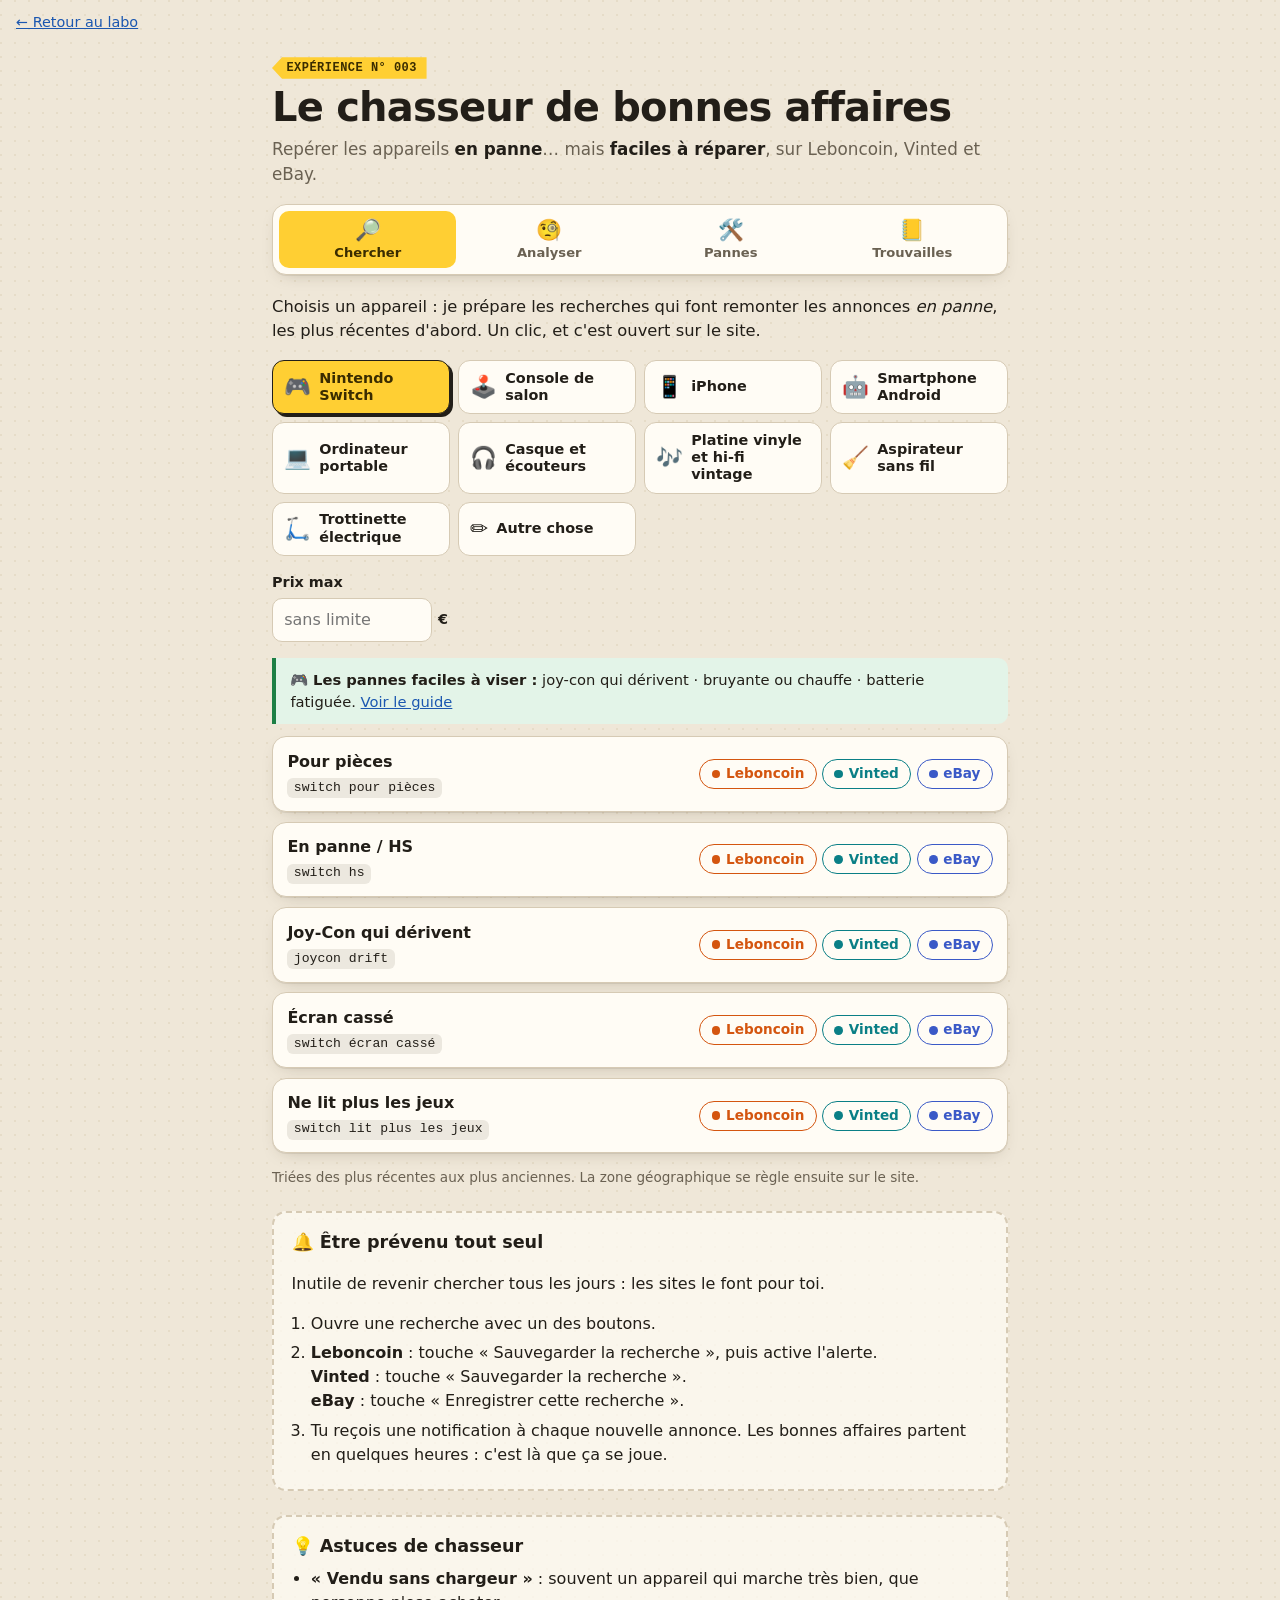
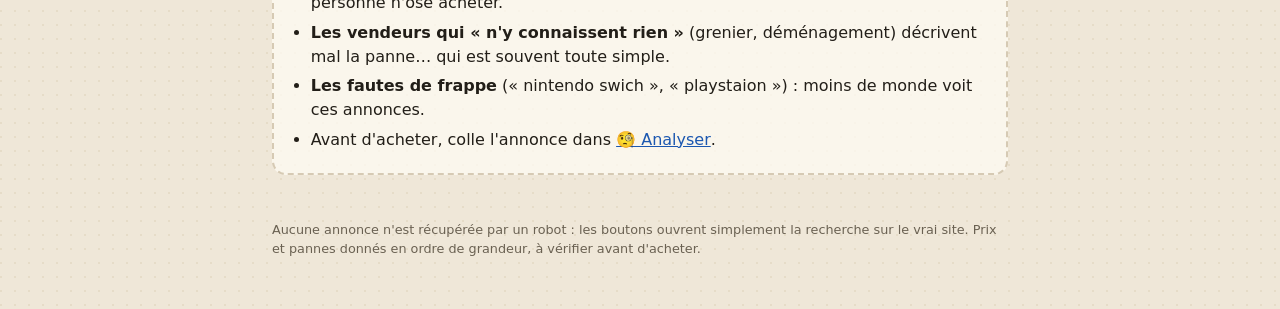
<file: experiences/003-chasseur-de-bonnes-affaires/index.html>
<!DOCTYPE html>
<html lang="fr">
<head>
  <meta charset="utf-8">
  <meta name="viewport" content="width=device-width, initial-scale=1">
  <title>Chasseur de bonnes affaires · Bidouille en ligne</title>
  <meta name="description" content="Trouver sur Leboncoin, Vinted et eBay les appareils en panne faciles à réparer, et savoir si l'annonce est une affaire.">
  <link rel="stylesheet" href="chasseur.css">
</head>
<body>
  <a class="retour" href="../../">← Retour au labo</a>

  <header class="entete">
    <p class="etiquette">Expérience n° 003</p>
    <h1>Le chasseur de bonnes affaires</h1>
    <p class="accroche">Repérer les appareils <strong>en panne</strong>… mais <strong>faciles à réparer</strong>, sur Leboncoin, Vinted et eBay.</p>
  </header>

  <nav class="onglets" role="tablist" aria-label="Sections">
    <button type="button" role="tab" data-onglet="chercher" aria-selected="true"><span aria-hidden="true">🔎</span>Chercher</button>
    <button type="button" role="tab" data-onglet="analyser" aria-selected="false"><span aria-hidden="true">🧐</span>Analyser</button>
    <button type="button" role="tab" data-onglet="guide" aria-selected="false"><span aria-hidden="true">🛠️</span>Pannes</button>
    <button type="button" role="tab" data-onglet="trouvailles" aria-selected="false"><span aria-hidden="true">📒</span>Trouvailles <b id="compte-trouvailles" class="compte"></b></button>
  </nav>

  <main>
    <!-- 1. Chercher -->
    <section id="onglet-chercher" class="onglet" role="tabpanel">
      <p class="intro">Choisis un appareil : je prépare les recherches qui font remonter les annonces <em>en panne</em>, les plus récentes d'abord. Un clic, et c'est ouvert sur le site.</p>

      <div id="choix-appareil" class="puces" aria-label="Appareil"></div>

      <div class="reglages">
        <label id="autre-champ" class="champ" hidden><span>Quel appareil ?</span>
          <input id="autre-texte" type="text" placeholder="ex. GoPro Hero 9" autocomplete="off">
        </label>
        <label class="champ champ-court"><span>Prix max</span>
          <span class="avec-unite"><input id="budget" type="number" inputmode="numeric" min="0" step="5" placeholder="sans limite"><span>€</span></span>
        </label>
      </div>

      <div id="liste-recherches"></div>

      <aside class="encadre">
        <h2>🔔 Être prévenu tout seul</h2>
        <p>Inutile de revenir chercher tous les jours : les sites le font pour toi.</p>
        <ol>
          <li>Ouvre une recherche avec un des boutons.</li>
          <li><strong>Leboncoin</strong> : touche « Sauvegarder la recherche », puis active l'alerte.<br>
              <strong>Vinted</strong> : touche « Sauvegarder la recherche ».<br>
              <strong>eBay</strong> : touche « Enregistrer cette recherche ».</li>
          <li>Tu reçois une notification à chaque nouvelle annonce. Les bonnes affaires partent en quelques heures : c'est là que ça se joue.</li>
        </ol>
      </aside>

      <aside class="encadre encadre-astuces">
        <h2>💡 Astuces de chasseur</h2>
        <ul>
          <li><strong>« Vendu sans chargeur »</strong> : souvent un appareil qui marche très bien, que personne n'ose acheter.</li>
          <li><strong>Les vendeurs qui « n'y connaissent rien »</strong> (grenier, déménagement) décrivent mal la panne… qui est souvent toute simple.</li>
          <li><strong>Les fautes de frappe</strong> (« nintendo swich », « playstaion ») : moins de monde voit ces annonces.</li>
          <li>Avant d'acheter, colle l'annonce dans <button type="button" class="lien-bouton" data-onglet-lien="analyser">🧐 Analyser</button>.</li>
        </ul>
      </aside>
    </section>

    <!-- 2. Analyser -->
    <section id="onglet-analyser" class="onglet" role="tabpanel" hidden>
      <p class="intro">Colle le texte d'une annonce. Je repère la panne, je dis si elle est facile à réparer, et je calcule si c'est une affaire.</p>

      <div class="exemples-ligne">
        <span class="petit">Essayer avec un exemple :</span>
        <div id="exemples" class="puces puces-petites"></div>
      </div>

      <label class="champ"><span>Le texte de l'annonce <span class="petit">(le titre sur la 1<sup>re</sup> ligne, puis la description)</span></span>
        <textarea id="annonce" rows="6" placeholder="Nintendo Switch&#10;Les joy-con dérivent, sinon tout fonctionne…&#10;80 €"></textarea>
      </label>
      <p id="detecte" class="detecte" aria-live="polite"></p>

      <div class="deux-colonnes">
        <label class="champ"><span>Prix demandé</span>
          <span class="avec-unite"><input id="prix" type="number" inputmode="decimal" min="0" placeholder="ex. 60"><span>€</span></span>
        </label>
        <label class="champ"><span>Il vaut, en état de marche</span>
          <span class="avec-unite"><input id="revente" type="number" inputmode="decimal" min="0" placeholder="estimé"><span>€</span></span>
        </label>
      </div>
      <div class="deux-colonnes">
        <label class="champ"><span>Appareil</span>
          <select id="famille"></select>
        </label>
        <div class="champ champ-bouton"><button type="button" id="effacer" class="bouton bouton-discret">🧽 Effacer</button></div>
      </div>

      <div id="resultat" class="resultat"></div>
    </section>

    <!-- 3. Guide des pannes -->
    <section id="onglet-guide" class="onglet" role="tabpanel" hidden>
      <p class="intro">Les pannes qui reviennent le plus, appareil par appareil, de la plus facile à la plus risquée. Prix des pièces en ordre de grandeur.</p>
      <p class="legende">
        <span class="badge badge-facile">🟢 Facile</span> un tournevis et un tuto ·
        <span class="badge badge-moyen">🟡 Bricoleur</span> patience, chaleur ou soudure ·
        <span class="badge badge-difficile">🔴 Spécialiste</span> microsoudure ou pièce chère ·
        <span class="badge badge-piege">⛔ Piège</span> à fuir
      </p>
      <div id="guide"></div>
    </section>

    <!-- 4. Trouvailles -->
    <section id="onglet-trouvailles" class="onglet" role="tabpanel" hidden>
      <p class="intro">Les annonces que tu as gardées, avec leur verdict. Elles restent sur cet appareil, nulle part ailleurs.</p>
      <div id="liste-trouvailles"></div>
    </section>
  </main>

  <footer class="pied">
    <p>Aucune annonce n'est récupérée par un robot : les boutons ouvrent simplement la recherche sur le vrai site. Prix et pannes donnés en ordre de grandeur, à vérifier avant d'acheter.</p>
  </footer>

  <script src="appareils.js"></script>
  <script src="chasseur.js"></script>
  <script>
    // Le lien « 🧐 Analyser » dans les astuces.
    document.addEventListener("click", function (e) {
      var b = e.target.closest("[data-onglet-lien]");
      if (b) document.querySelector('.onglets [data-onglet="' + b.dataset.ongletLien + '"]').click();
    });
  </script>
</body>
</html>
</file>
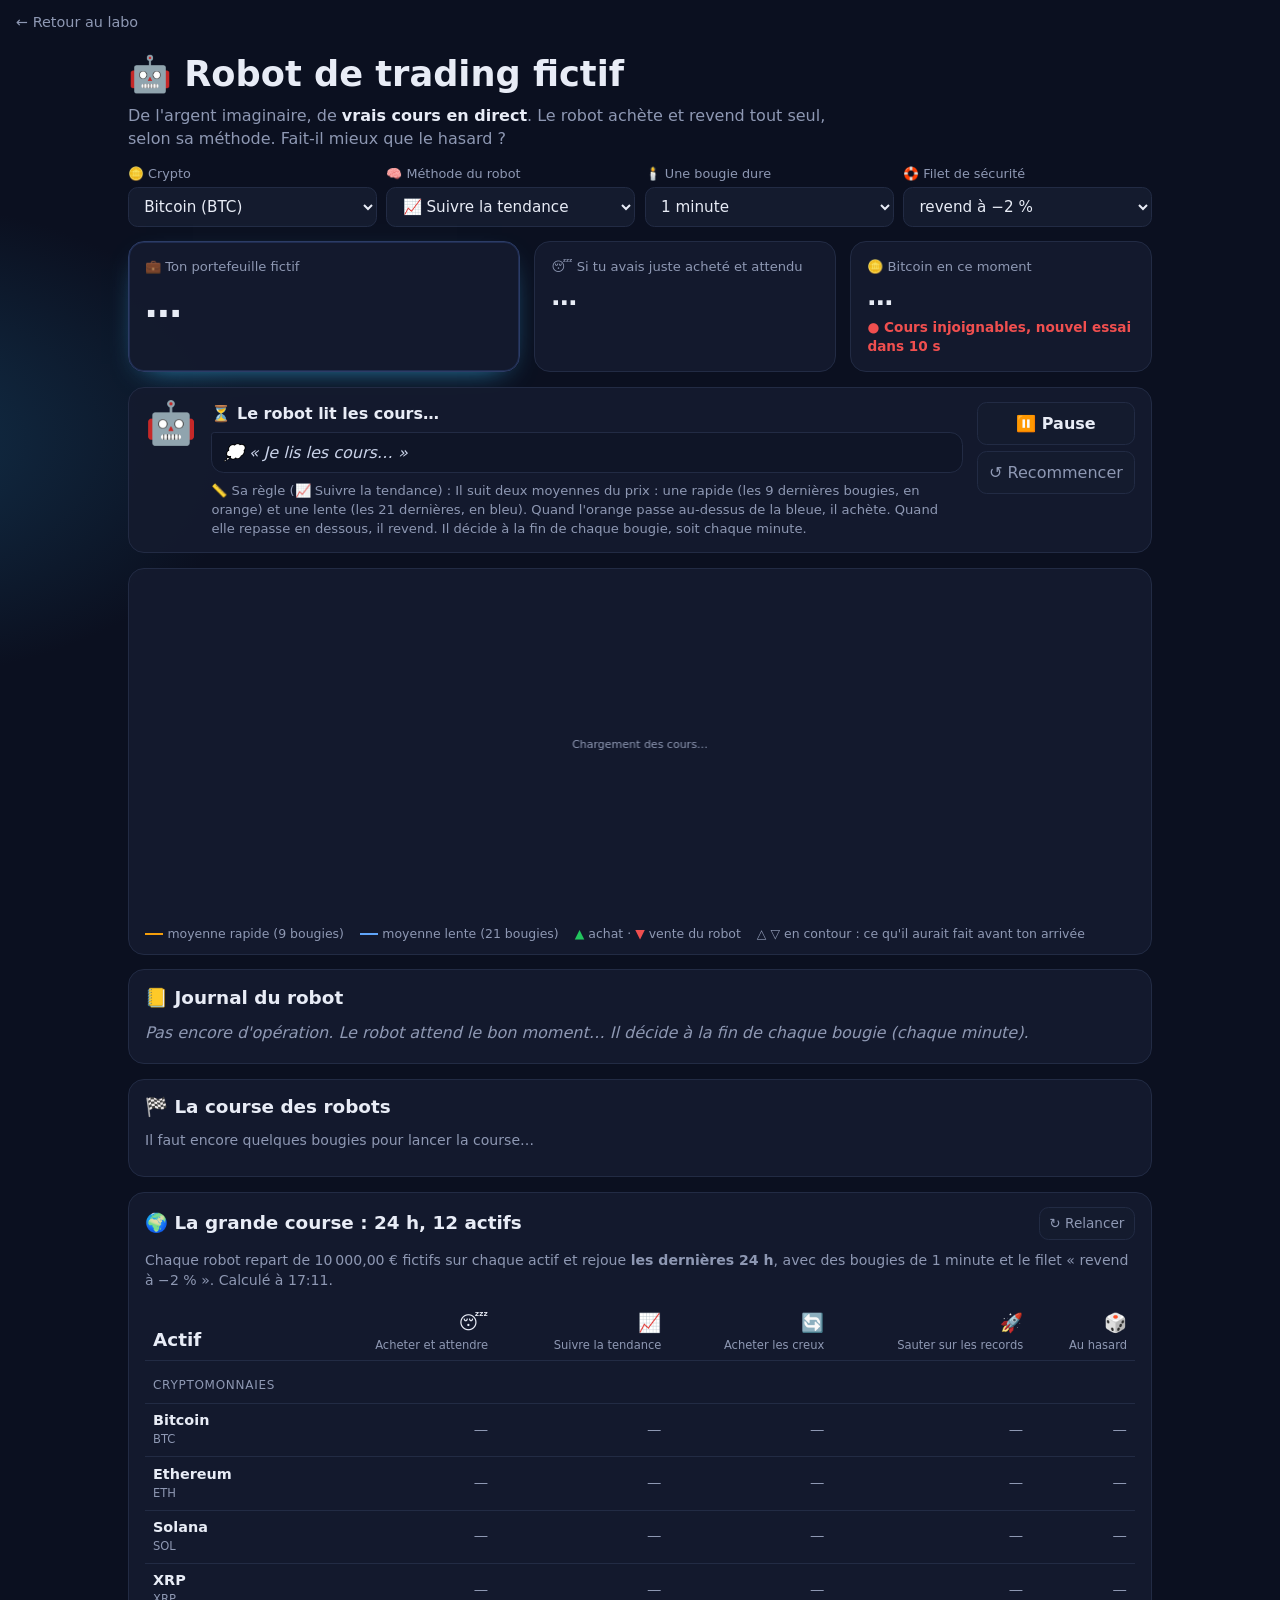
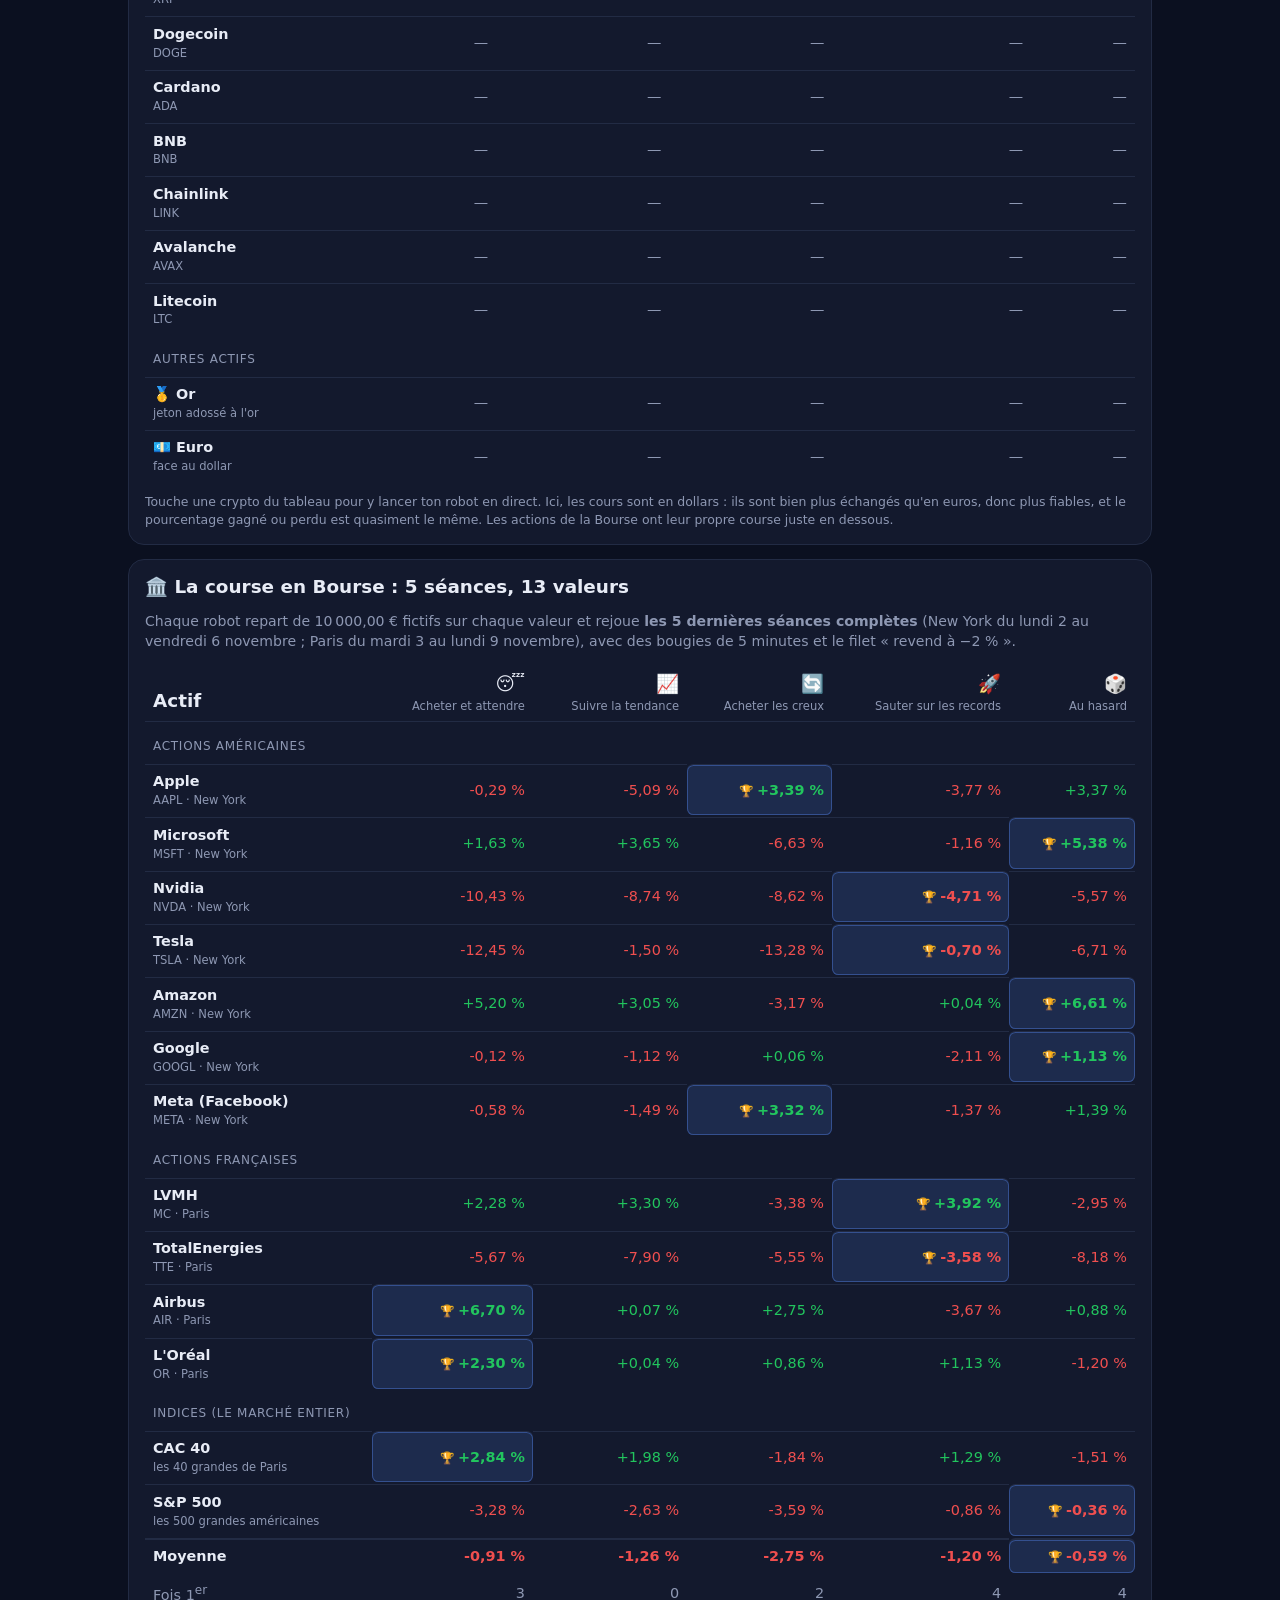
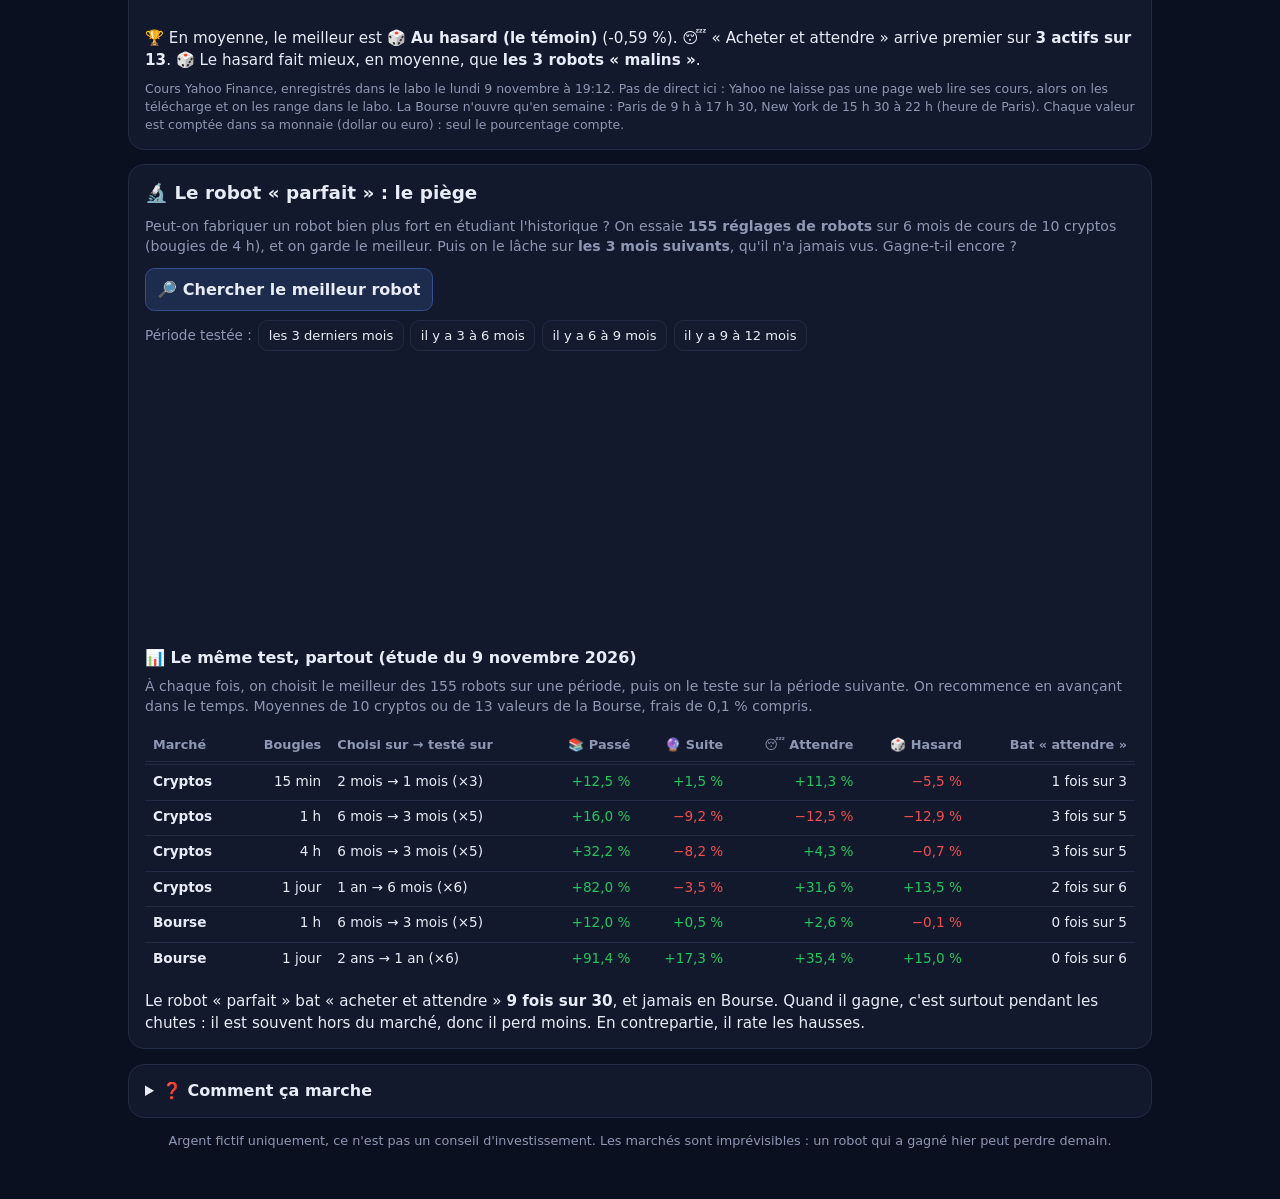
<file: experiences/003-robot-de-trading-fictif/index.html>
<!DOCTYPE html>
<html lang="fr">
<head>
  <meta charset="utf-8">
  <meta name="viewport" content="width=device-width, initial-scale=1">
  <title>Robot de trading fictif · Bidouille en ligne</title>
  <link rel="stylesheet" href="robot.css">
</head>
<body>
  <a class="retour" href="../../">← Retour au labo</a>

  <main>
    <header class="entete">
      <h1>🤖 Robot de trading fictif</h1>
      <p class="sous-titre">De l'argent imaginaire, de <strong>vrais cours en direct</strong>. Le robot achète et revend tout seul, selon sa méthode. Fait-il mieux que le hasard ?</p>
    </header>

    <section class="reglages" aria-label="Réglages">
      <label>🪙 Crypto
        <select id="choix-crypto"></select>
      </label>
      <label>🧠 Méthode du robot
        <select id="choix-strat"></select>
      </label>
      <label>🕯️ Une bougie dure
        <select id="choix-duree"></select>
      </label>
      <label>🛟 Filet de sécurité
        <select id="choix-stop"></select>
      </label>
    </section>

    <section class="cartes">
      <div class="carte principale">
        <div class="etiquette">💼 Ton portefeuille fictif</div>
        <div class="valeur" id="valeur">…</div>
        <div class="detail" id="perf"></div>
      </div>
      <div class="carte">
        <div class="etiquette">😴 Si tu avais juste acheté et attendu</div>
        <div class="valeur moyenne" id="hold">…</div>
        <div class="detail" id="hold-detail"></div>
      </div>
      <div class="carte">
        <div class="etiquette" id="etiquette-prix">🪙 Cours</div>
        <div class="valeur moyenne" id="prix">…</div>
        <div class="detail"><span id="statut" class="statut"></span></div>
        <div class="detail" id="prix-detail"></div>
      </div>
    </section>

    <section class="robot carte">
      <div class="robot-tete" id="robot-tete" aria-hidden="true">🤖</div>
      <div class="robot-texte">
        <div class="robot-etat" id="etat-robot"></div>
        <div class="bulle" id="pensee"></div>
        <div class="regle" id="regle"></div>
      </div>
      <div class="robot-actions">
        <button id="bouton-pause" type="button"></button>
        <button id="bouton-zero" type="button" class="discret">↺ Recommencer</button>
      </div>
    </section>

    <section class="carte graphique-carte">
      <canvas id="graphique" aria-label="Graphique des cours avec les achats et ventes du robot"></canvas>
      <div class="legende" id="legende"></div>
    </section>

    <section class="carte">
      <h2>📒 Journal du robot</h2>
      <div class="resume-ops" id="resume-ops"></div>
      <div id="journal"></div>
    </section>

    <section class="carte">
      <h2>🏁 La course des robots</h2>
      <p class="intro" id="course-intro"></p>
      <div id="course"></div>
    </section>

    <section class="carte">
      <div class="titre-ligne">
        <h2>🌍 La grande course : 24 h, 12 actifs</h2>
        <button id="relancer-grande" type="button" class="discret">↻ Relancer</button>
      </div>
      <p class="intro" id="grande-intro"></p>
      <p class="intro legende-colonnes">😴 acheter et attendre · 📈 tendance · 🔄 creux · 🚀 records · 🎲 hasard</p>
      <div class="tableau-defile"><table class="grande" id="grande-course"></table></div>
      <p class="verdict" id="grande-verdict"></p>
      <p class="note">Touche une crypto du tableau pour y lancer ton robot en direct. Ici, les cours sont en dollars : ils sont bien plus échangés qu'en euros, donc plus fiables, et le pourcentage gagné ou perdu est quasiment le même. Les actions de la Bourse ont leur propre course juste en dessous.</p>
    </section>

    <section class="carte">
      <div class="titre-ligne">
        <h2>🏛️ La course en Bourse : 5 séances, 13 valeurs</h2>
      </div>
      <p class="intro" id="bourse-intro">Chargement de l'historique…</p>
      <p class="intro legende-colonnes">😴 acheter et attendre · 📈 tendance · 🔄 creux · 🚀 records · 🎲 hasard</p>
      <div class="tableau-defile"><table class="grande" id="bourse-course"></table></div>
      <p class="verdict" id="bourse-verdict"></p>
      <p class="note"><span id="bourse-maj"></span> Pas de direct ici : Yahoo ne laisse pas une page web lire ses cours, alors on les télécharge et on les range dans le labo. La Bourse n'ouvre qu'en semaine : Paris de 9 h à 17 h 30, New York de 15 h 30 à 22 h (heure de Paris). Chaque valeur est comptée dans sa monnaie (dollar ou euro) : seul le pourcentage compte.</p>
    </section>

    <section class="carte">
      <h2>🔬 Le robot « parfait » : le piège</h2>
      <p class="intro">Peut-on fabriquer un robot bien plus fort en étudiant l'historique ? On essaie <strong>155 réglages de robots</strong> sur 6 mois de cours de 10 cryptos (bougies de 4 h), et on garde le meilleur. Puis on le lâche sur <strong>les 3 mois suivants</strong>, qu'il n'a jamais vus. Gagne-t-il encore ?</p>
      <div class="optim-lancer">
        <button id="bouton-optim" type="button">🔎 Chercher le meilleur robot</button>
        <span id="optim-etat" class="detail"></span>
      </div>
      <div id="optim-periodes" class="optim-periodes" hidden>
        <span class="detail">Période testée :</span>
        <button type="button" data-periode="0">les 3 derniers mois</button>
        <button type="button" data-periode="1">il y a 3 à 6 mois</button>
        <button type="button" data-periode="2">il y a 6 à 9 mois</button>
        <button type="button" data-periode="3">il y a 9 à 12 mois</button>
      </div>
      <div id="optim-resultat"></div>
      <canvas id="optim-graphique" hidden aria-label="Évolution du robot choisi et de « acheter et attendre »"></canvas>
      <div class="legende" id="optim-legende"><span style="color:#f59e0b"><i></i><span style="color:var(--doux)">robot choisi</span></span><span style="color:#8e98b3"><i></i>acheter et attendre</span></div>

      <h3>📊 Le même test, partout (étude du 9 novembre 2026)</h3>
      <p class="intro">À chaque fois, on choisit le meilleur des 155 robots sur une période, puis on le teste sur la période suivante. On recommence en avançant dans le temps. Moyennes de 10 cryptos ou de 13 valeurs de la Bourse, frais de 0,1 % compris.</p>
      <div class="tableau-defile"><table class="grande etude">
        <thead><tr><th>Marché</th><th>Bougies</th><th>Choisi sur → testé sur</th><th>📚 Passé</th><th>🔮 Suite</th><th>😴 Attendre</th><th>🎲 Hasard</th><th>Bat « attendre »</th></tr></thead>
        <tbody>
          <tr><td><b>Cryptos</b></td><td>15 min</td><td class="texte">2 mois → 1 mois (×3)</td><td class="pos">+12,5 %</td><td class="pos">+1,5 %</td><td class="pos">+11,3 %</td><td class="neg">−5,5 %</td><td>1 fois sur 3</td></tr>
          <tr><td><b>Cryptos</b></td><td>1 h</td><td class="texte">6 mois → 3 mois (×5)</td><td class="pos">+16,0 %</td><td class="neg">−9,2 %</td><td class="neg">−12,5 %</td><td class="neg">−12,9 %</td><td>3 fois sur 5</td></tr>
          <tr><td><b>Cryptos</b></td><td>4 h</td><td class="texte">6 mois → 3 mois (×5)</td><td class="pos">+32,2 %</td><td class="neg">−8,2 %</td><td class="pos">+4,3 %</td><td class="neg">−0,7 %</td><td>3 fois sur 5</td></tr>
          <tr><td><b>Cryptos</b></td><td>1 jour</td><td class="texte">1 an → 6 mois (×6)</td><td class="pos">+82,0 %</td><td class="neg">−3,5 %</td><td class="pos">+31,6 %</td><td class="pos">+13,5 %</td><td>2 fois sur 6</td></tr>
          <tr><td><b>Bourse</b></td><td>1 h</td><td class="texte">6 mois → 3 mois (×5)</td><td class="pos">+12,0 %</td><td class="pos">+0,5 %</td><td class="pos">+2,6 %</td><td class="neg">−0,1 %</td><td>0 fois sur 5</td></tr>
          <tr><td><b>Bourse</b></td><td>1 jour</td><td class="texte">2 ans → 1 an (×6)</td><td class="pos">+91,4 %</td><td class="pos">+17,3 %</td><td class="pos">+35,4 %</td><td class="pos">+15,0 %</td><td>0 fois sur 6</td></tr>
        </tbody>
      </table></div>
      <p class="verdict">Le robot « parfait » bat « acheter et attendre » <strong>9 fois sur 30</strong>, et jamais en Bourse. Quand il gagne, c'est surtout pendant les chutes : il est souvent hors du marché, donc il perd moins. En contrepartie, il rate les hausses.</p>
    </section>

    <details class="carte explications">
      <summary>❓ Comment ça marche</summary>
      <ul>
        <li><strong>L'argent est fictif</strong> : tu pars avec 10 000 € imaginaires. Rien n'est acheté pour de vrai.</li>
        <li><strong>Les cours sont réels</strong> : ils viennent en direct de Binance, une grande plateforme d'échange de cryptomonnaies (Coinbase prend le relais si Binance ne répond pas).</li>
        <li><strong>Une bougie</strong> résume le prix sur une durée (1, 5 ou 15 minutes). Le rectangle va du prix de départ au prix d'arrivée : <span class="pos">vert</span> si ça a monté, <span class="neg">rouge</span> si ça a baissé. Les traits fins montrent le plus haut et le plus bas atteints.</li>
        <li><strong>Le robot décide à la fin de chaque bougie</strong> : il met tout son argent quand il achète, et revend tout quand il vend.</li>
        <li><strong>Des frais de 0,1 %</strong> sont retenus à chaque achat et à chaque vente, comme chez un vrai courtier. Un robot qui s'agite beaucoup les paie souvent.</li>
        <li><strong>Le filet de sécurité</strong> revend automatiquement si la perte depuis l'achat dépasse le seuil choisi.</li>
        <li><strong>La page doit rester ouverte</strong> pour que le robot travaille. Quand tu reviens, il rattrape ce qu'il aurait fait pendant ton absence (jusqu'à 1 000 bougies en arrière).</li>
        <li><strong>La course des robots</strong> rejoue les 4 méthodes sur les mêmes cours des dernières 24 h, pour les comparer d'un coup d'œil. <strong>La grande course</strong> fait la même chose sur 12 actifs à la fois : 10 cryptos, l'or et l'euro face au dollar. <strong>La course en Bourse</strong> rejoue les 5 dernières séances d'Apple, Tesla, LVMH, du CAC 40, etc.</li>
      </ul>
    </details>

    <p class="avertissement">Argent fictif uniquement, ce n'est pas un conseil d'investissement. Les marchés sont imprévisibles : un robot qui a gagné hier peut perdre demain.</p>
  </main>

  <div class="toasts" id="toasts" aria-live="polite"></div>

  <script src="robot.js"></script>
</body>
</html>
</file>
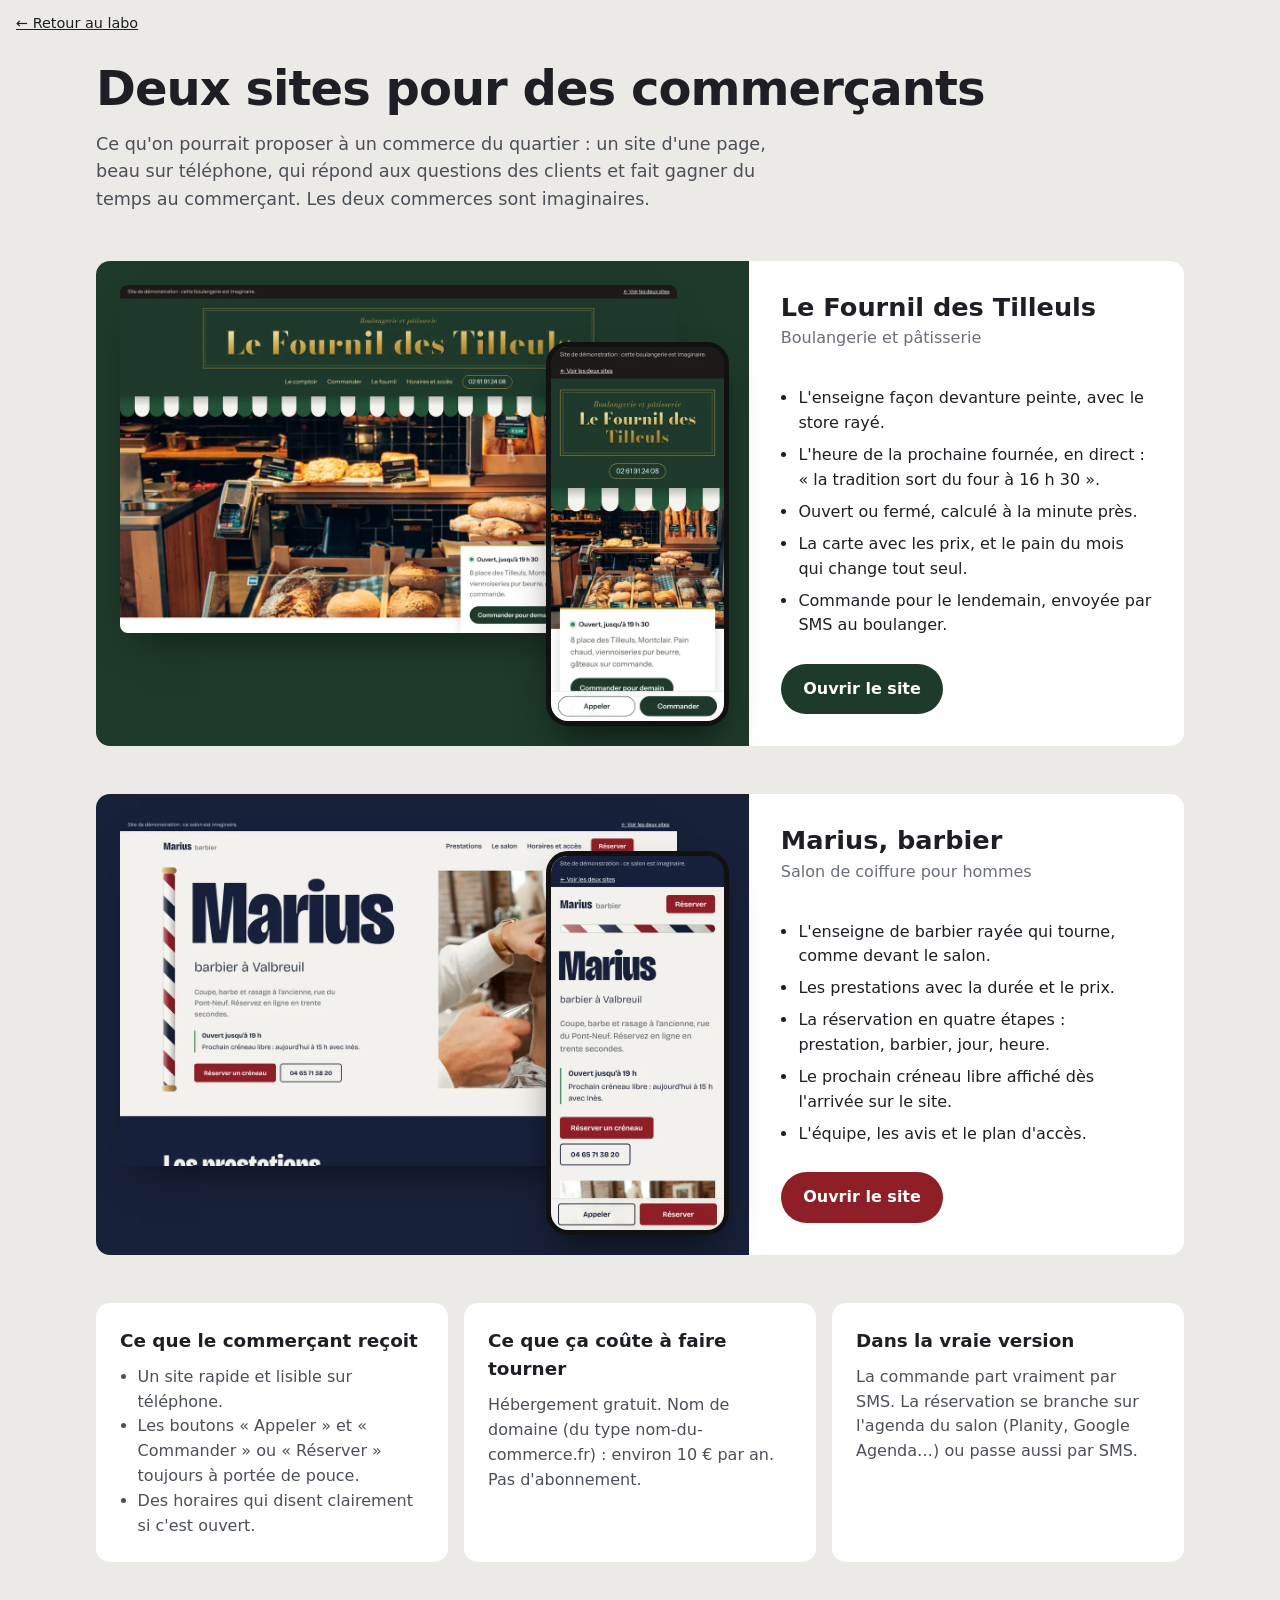
<file: experiences/003-sites-pour-commercants/index.html>
<!DOCTYPE html>
<html lang="fr">
<head>
  <meta charset="utf-8">
  <meta name="viewport" content="width=device-width, initial-scale=1">
  <title>Sites pour commerçants · Bidouille en ligne</title>
  <style>
    :root {
      font-family: system-ui, -apple-system, "Segoe UI", Roboto, sans-serif;
      line-height: 1.55;
      color: #1d1f24;
      background: #eceae6;
    }
    * { box-sizing: border-box; }
    body { margin: 0; }
    img { display: block; max-width: 100%; height: auto; }
    a { color: inherit; }
    :focus-visible { outline: 3px solid #3567d6; outline-offset: 3px; }
    .retour { display: inline-block; padding: 0.75rem 1rem; font-size: 0.9rem; }
    main { width: min(100% - 2rem, 68rem); margin: 1rem auto 4rem; }
    h1 { font-size: clamp(2rem, 1.4rem + 2.5vw, 3rem); line-height: 1.1; margin: 0; letter-spacing: -0.02em; }
    .intro { max-width: 60ch; margin-top: 1rem; font-size: 1.1rem; color: #4b4f58; }

    .site {
      margin-top: 3rem; background: #fff; border-radius: 14px; overflow: hidden;
      display: grid; grid-template-columns: minmax(0, 1.5fr) minmax(0, 1fr);
    }
    .ecrans { position: relative; padding: 1.5rem 4.5rem 1.5rem 1.5rem; }
    .boulangerie .ecrans { background: #1e3a2b; }
    .barbier .ecrans { background: #18213a; }
    .ordi { border-radius: 8px; box-shadow: 0 20px 40px -20px rgba(0, 0, 0, 0.6); }
    .tel {
      position: absolute; right: 1.25rem; bottom: 1.25rem; width: 28%;
      border: 5px solid #111; border-radius: 22px; box-shadow: 0 20px 40px -12px rgba(0, 0, 0, 0.6);
    }
    .texte { padding: 2rem; display: flex; flex-direction: column; }
    .texte h2 { margin: 0; font-size: 1.6rem; line-height: 1.15; }
    .texte .type { color: #6a6e78; margin-top: 0.25rem; }
    .texte ul { padding-left: 1.1rem; margin: 1.2rem 0 1.6rem; }
    .texte li + li { margin-top: 0.45rem; }
    .ouvrir {
      margin-top: auto; align-self: start;
      display: inline-block; padding: 0.8rem 1.4rem; border-radius: 999px;
      background: #1d1f24; color: #fff; font-weight: 600; text-decoration: none;
    }
    .boulangerie .ouvrir { background: #1e3a2b; }
    .barbier .ouvrir { background: #8e1f27; }

    .commun { margin-top: 3rem; display: grid; grid-template-columns: repeat(auto-fit, minmax(16rem, 1fr)); gap: 1rem; }
    .commun section { background: #fff; border-radius: 14px; padding: 1.5rem; }
    .commun h2 { margin: 0 0 0.6rem; font-size: 1.15rem; }
    .commun p, .commun li { color: #4b4f58; }
    .commun ul { margin: 0; padding-left: 1.1rem; }
    .commun p { margin: 0; }

    @media (max-width: 760px) {
      .site { grid-template-columns: 1fr; }
      .ecrans { padding: 1rem 3.5rem 1rem 1rem; }
      .texte { padding: 1.5rem; }
    }
  </style>
</head>
<body>
  <a class="retour" href="../../">← Retour au labo</a>

  <main>
    <h1>Deux sites pour des commerçants</h1>
    <p class="intro">Ce qu'on pourrait proposer à un commerce du quartier : un site d'une page, beau sur téléphone, qui répond aux questions des clients et fait gagner du temps au commerçant. Les deux commerces sont imaginaires.</p>

    <article class="site boulangerie">
      <div class="ecrans">
        <img class="ordi" src="apercus/boul-ordinateur.webp" alt="Le site de la boulangerie sur un ordinateur : l'enseigne verte et or, le store rayé et la vitrine." width="1200" height="750">
        <img class="tel" src="apercus/boul-telephone.webp" alt="Le même site sur un téléphone." width="390" height="844">
      </div>
      <div class="texte">
        <h2>Le Fournil des Tilleuls</h2>
        <p class="type">Boulangerie et pâtisserie</p>
        <ul>
          <li>L'enseigne façon devanture peinte, avec le store rayé.</li>
          <li>L'heure de la prochaine fournée, en direct : « la tradition sort du four à 16 h 30 ».</li>
          <li>Ouvert ou fermé, calculé à la minute près.</li>
          <li>La carte avec les prix, et le pain du mois qui change tout seul.</li>
          <li>Commande pour le lendemain, envoyée par SMS au boulanger.</li>
        </ul>
        <a class="ouvrir" href="boulangerie/">Ouvrir le site</a>
      </div>
    </article>

    <article class="site barbier">
      <div class="ecrans">
        <img class="ordi" src="apercus/barb-ordinateur.webp" alt="Le site du barbier sur un ordinateur : le nom Marius en très grand, l'enseigne rayée bleu blanc rouge et une photo de coupe." width="1200" height="750">
        <img class="tel" src="apercus/barb-telephone.webp" alt="Le même site sur un téléphone." width="390" height="844">
      </div>
      <div class="texte">
        <h2>Marius, barbier</h2>
        <p class="type">Salon de coiffure pour hommes</p>
        <ul>
          <li>L'enseigne de barbier rayée qui tourne, comme devant le salon.</li>
          <li>Les prestations avec la durée et le prix.</li>
          <li>La réservation en quatre étapes : prestation, barbier, jour, heure.</li>
          <li>Le prochain créneau libre affiché dès l'arrivée sur le site.</li>
          <li>L'équipe, les avis et le plan d'accès.</li>
        </ul>
        <a class="ouvrir" href="barbier/">Ouvrir le site</a>
      </div>
    </article>

    <div class="commun">
      <section>
        <h2>Ce que le commerçant reçoit</h2>
        <ul>
          <li>Un site rapide et lisible sur téléphone.</li>
          <li>Les boutons « Appeler » et « Commander » ou « Réserver » toujours à portée de pouce.</li>
          <li>Des horaires qui disent clairement si c'est ouvert.</li>
        </ul>
      </section>
      <section>
        <h2>Ce que ça coûte à faire tourner</h2>
        <p>Hébergement gratuit. Nom de domaine (du type nom-du-commerce.fr) : environ 10 € par an. Pas d'abonnement.</p>
      </section>
      <section>
        <h2>Dans la vraie version</h2>
        <p>La commande part vraiment par SMS. La réservation se branche sur l'agenda du salon (Planity, Google Agenda…) ou passe aussi par SMS.</p>
      </section>
    </div>
  </main>
</body>
</html>
</file>
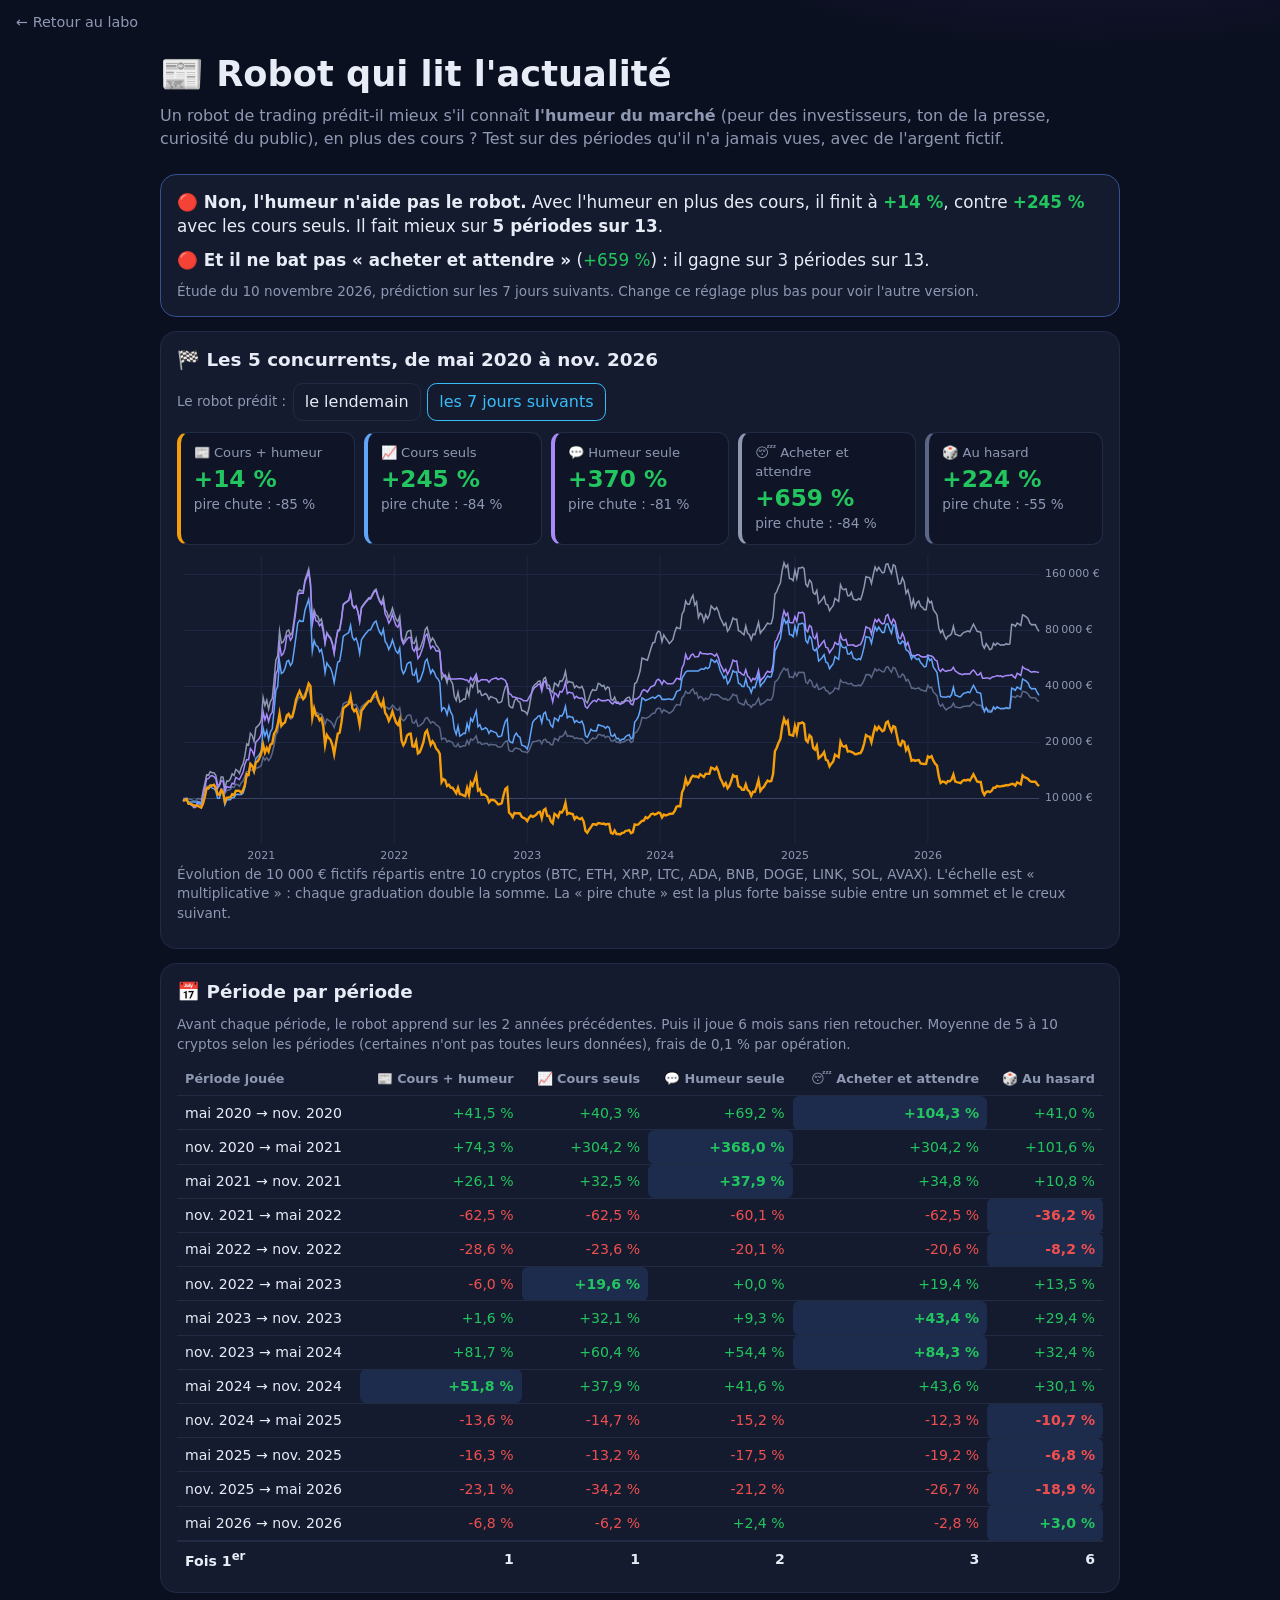
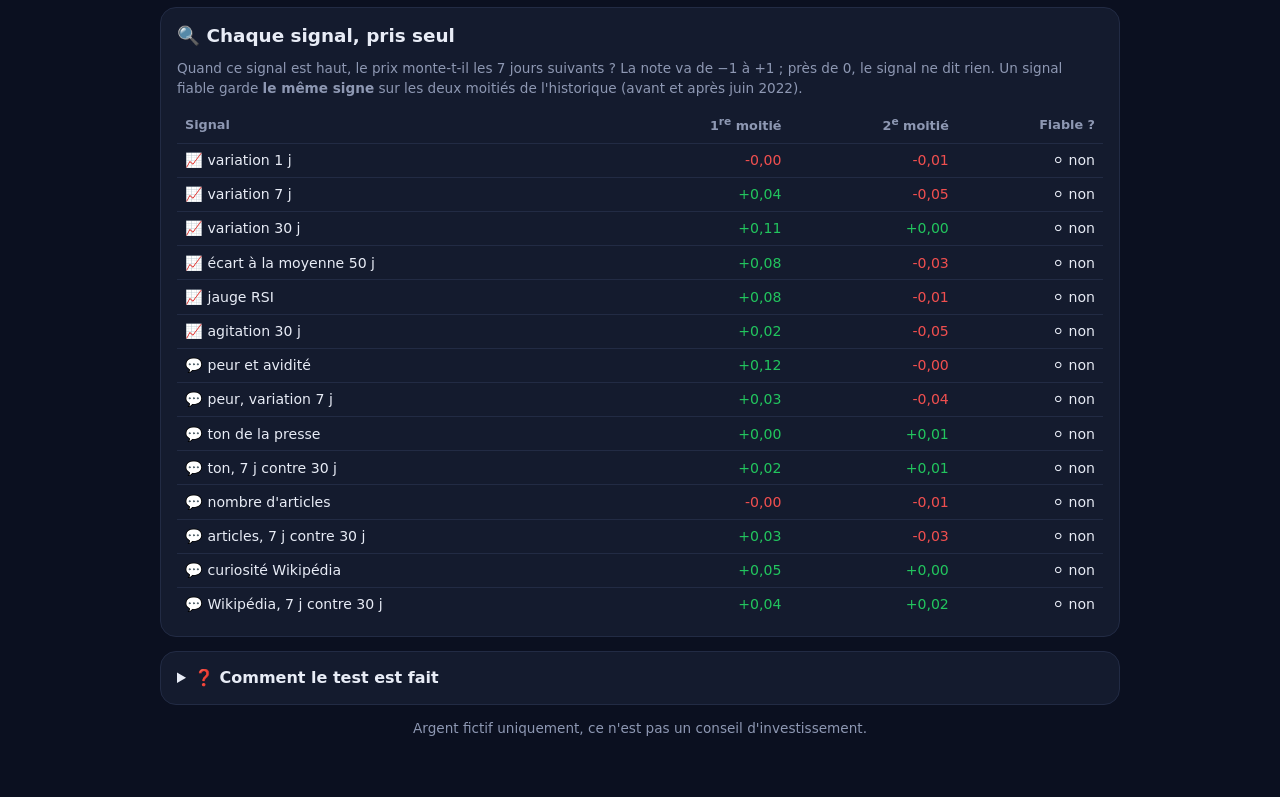
<file: experiences/004-robot-qui-lit-l-actualite/index.html>
<!DOCTYPE html>
<html lang="fr">
<head>
  <meta charset="utf-8">
  <meta name="viewport" content="width=device-width, initial-scale=1">
  <title>Robot qui lit l'actualité · Bidouille en ligne</title>
  <style>
    :root {
      --fond: #0b1020; --carte: #141b2e; --bord: #222b44; --texte: #e8ecf6; --doux: #8e98b3;
      --vert: #22c55e; --rouge: #f04f4f; --accent: #38bdf8;
      --c-tout: #f59e0b; --c-cours: #60a5fa; --c-humeur: #a78bfa; --c-attendre: #8e98b3; --c-hasard: #5b6787;
      color-scheme: dark;
      font-family: system-ui, -apple-system, "Segoe UI", Roboto, sans-serif;
      line-height: 1.45;
    }
    * { box-sizing: border-box; }
    body { margin: 0; min-height: 100vh; background: radial-gradient(60rem 30rem at 85% -10%, #2a1b55 0%, transparent 60%), var(--fond); color: var(--texte); }
    .retour { display: inline-block; padding: 0.75rem 1rem; font-size: 0.9rem; color: var(--doux); text-decoration: none; }
    main { width: min(100% - 1.5rem, 60rem); margin: 0 auto 3rem; display: grid; gap: 0.9rem; }
    h1 { margin: 0.2rem 0 0.3rem; font-size: clamp(1.6rem, 5vw, 2.2rem); }
    h2 { margin: 0 0 0.6rem; font-size: 1.15rem; }
    p { margin: 0 0 0.6rem; }
    .doux, .sous-titre { color: var(--doux); }
    .petit { font-size: 0.85rem; }
    .pos { color: var(--vert); } .neg { color: var(--rouge); }
    .carte { background: var(--carte); border: 1px solid var(--bord); border-radius: 1rem; padding: 0.9rem 1rem; }
    .verdict { border-color: #34508f; font-size: 1.05rem; }
    .verdict p:last-child { margin: 0; }
    .choix { display: flex; flex-wrap: wrap; gap: 0.4rem; align-items: center; margin-bottom: 0.7rem; }
    button { font: inherit; color: var(--texte); background: var(--carte); border: 1px solid var(--bord); border-radius: 0.6rem; padding: 0.4rem 0.7rem; cursor: pointer; }
    button.actif { border-color: var(--accent); color: var(--accent); }
    .robots { display: grid; grid-template-columns: repeat(auto-fit, minmax(10.5rem, 1fr)); gap: 0.6rem; }
    .robot { background: #0f1527; border: 1px solid var(--bord); border-left: 4px solid var(--c); border-radius: 0.7rem; padding: 0.6rem 0.8rem; }
    .robot .nom { font-size: 0.82rem; color: var(--doux); }
    .robot .valeur { font-size: 1.45rem; font-weight: 750; font-variant-numeric: tabular-nums; }
    canvas { display: block; width: 100%; height: 320px; }
    .defile { overflow-x: auto; }
    table { width: 100%; border-collapse: collapse; font-variant-numeric: tabular-nums; font-size: 0.88rem; }
    th, td { padding: 0.4rem 0.5rem; text-align: right; white-space: nowrap; border-top: 1px solid var(--bord); }
    th:first-child, td:first-child { text-align: left; }
    thead th { border-top: 0; color: var(--doux); font-weight: 600; font-size: 0.8rem; }
    td.meilleur { background: #1d2b4d; font-weight: 750; border-radius: 0.4rem; }
    tfoot td { font-weight: 700; border-top: 2px solid var(--bord); }
    li { margin: 0.35rem 0; }
    ul { margin: 0.4rem 0 0; padding-left: 1.2rem; }
    summary { cursor: pointer; font-weight: 650; }
    @media (max-width: 700px) { canvas { height: 260px; } table { font-size: 0.78rem; } th, td { padding: 0.35rem 0.25rem; } }
  </style>
</head>
<body>
  <a class="retour" href="../../">← Retour au labo</a>

  <main>
    <header>
      <h1>📰 Robot qui lit l'actualité</h1>
      <p class="sous-titre">Un robot de trading prédit-il mieux s'il connaît <strong>l'humeur du marché</strong> (peur des investisseurs, ton de la presse, curiosité du public), en plus des cours ? Test sur des périodes qu'il n'a jamais vues, avec de l'argent fictif.</p>
    </header>

    <section class="carte verdict" id="verdict"><p>Chargement des résultats…</p></section>

    <section class="carte">
      <h2>🏁 Les 5 concurrents, de <span id="periode"></span></h2>
      <div class="choix">
        <span class="doux petit">Le robot prédit :</span>
        <button type="button" data-etude="0">le lendemain</button>
        <button type="button" data-etude="1">les 7 jours suivants</button>
      </div>
      <div class="robots" id="robots"></div>
      <canvas id="graphique" aria-label="Évolution de 10 000 € fictifs pour chaque concurrent"></canvas>
      <p class="doux petit" id="note-graphique"></p>
    </section>

    <section class="carte">
      <h2>📅 Période par période</h2>
      <p class="doux petit">Avant chaque période, le robot apprend sur les 2 années précédentes. Puis il joue 6 mois sans rien retoucher. Moyenne de 5 à 10 cryptos selon les périodes (certaines n'ont pas toutes leurs données), frais de 0,1 % par opération.</p>
      <div class="defile"><table id="periodes"></table></div>
    </section>

    <section class="carte">
      <h2>🔍 Chaque signal, pris seul</h2>
      <p class="doux petit" id="intro-liens"></p>
      <div class="defile"><table id="liens"></table></div>
    </section>

    <details class="carte">
      <summary>❓ Comment le test est fait</summary>
      <ul>
        <li><strong>Les signaux des cours</strong> : la variation du prix sur 1, 7 et 30 jours, l'écart à sa moyenne, une jauge « beaucoup monté / beaucoup baissé » et l'agitation récente.</li>
        <li><strong>Les signaux d'humeur</strong>, tous gratuits : l'indice « peur et avidité » des cryptos (alternative.me), le ton et le nombre des articles de presse du monde entier (GDELT), et le nombre de visites de la page Wikipédia de chaque crypto.</li>
        <li><strong>Le robot</strong> : chaque soir, une formule simple combine les signaux pour prédire si le prix va monter. Si oui, il est investi le lendemain ; sinon, il reste en euros. La formule est recalculée tous les 6 mois sur les 2 années précédentes.</li>
        <li><strong>Pas de triche</strong> : chaque décision n'utilise que ce qui était connu ce soir-là, et le robot est toujours jugé sur des mois qu'il n'a pas vus.</li>
        <li><strong>Les concurrents</strong> : le robot avec les cours seuls, avec l'humeur seule, avec les deux, « acheter et attendre », et le hasard.</li>
      </ul>
    </details>

    <p class="doux petit" style="text-align:center">Argent fictif uniquement, ce n'est pas un conseil d'investissement.</p>
  </main>

  <script>
    'use strict';
    const $ = (s) => document.querySelector(s);
    const ROBOTS = [
      { cle: 'tout', nom: '📰 Cours + humeur', couleur: '--c-tout' },
      { cle: 'cours', nom: '📈 Cours seuls', couleur: '--c-cours' },
      { cle: 'humeur', nom: '💬 Humeur seule', couleur: '--c-humeur' },
      { cle: 'attendre', nom: '😴 Acheter et attendre', couleur: '--c-attendre' },
      { cle: 'hasard', nom: '🎲 Au hasard', couleur: '--c-hasard' },
    ];
    const couleur = (v) => getComputedStyle(document.documentElement).getPropertyValue(v).trim();
    const pct = (x, d = 1) => (x > 0 ? '+' : '') + (x * 100).toLocaleString('fr-FR', { minimumFractionDigits: d, maximumFractionDigits: d }) + ' %';
    const classe = (x) => (x > 0 ? 'pos' : x < 0 ? 'neg' : '');
    const dateFr = (s, o = { month: 'short', year: 'numeric' }) => new Date(s + 'T12:00:00').toLocaleDateString('fr-FR', o);
    let R = null, choix = 1;

    function afficher() {
      const e = R.etudes[choix];
      document.querySelectorAll('[data-etude]').forEach((b) => b.classList.toggle('actif', Number(b.dataset.etude) === choix));
      $('#periode').textContent = `${dateFr(e.plis[0].debut)} à ${dateFr(e.plis[e.plis.length - 1].fin)}`;
      $('#robots').innerHTML = ROBOTS.map((r) => {
        const b = e.bilan[r.cle];
        return `<div class="robot" style="--c:var(${r.couleur})"><div class="nom">${r.nom}</div><div class="valeur ${classe(b.final)}">${pct(b.final, 0)}</div><div class="doux petit">pire chute : ${pct(b.pire_chute, 0)}</div></div>`;
      }).join('');
      $('#note-graphique').textContent = `Évolution de 10 000 € fictifs répartis entre ${R.actifs.length} cryptos (${R.actifs.join(', ')}). L'échelle est « multiplicative » : chaque graduation double la somme. La « pire chute » est la plus forte baisse subie entre un sommet et le creux suivant.`;

      const n = e.plis.length;
      const gagne = (a, b) => e.plis.filter((p) => p[a] > p[b]).length;
      $('#periodes').innerHTML = `<thead><tr><th>Période jouée</th>${ROBOTS.map((r) => `<th>${r.nom}</th>`).join('')}</tr></thead><tbody>` +
        e.plis.map((p) => {
          const m = Math.max(...ROBOTS.map((r) => p[r.cle]));
          return `<tr><td>${dateFr(p.debut)} → ${dateFr(p.fin)}</td>${ROBOTS.map((r) => `<td class="${classe(p[r.cle])}${p[r.cle] === m ? ' meilleur' : ''}">${pct(p[r.cle])}</td>`).join('')}</tr>`;
        }).join('') + `</tbody><tfoot><tr><td>Fois 1<sup>er</sup></td>${ROBOTS.map((r) => `<td>${e.plis.filter((p) => ROBOTS.every((o) => p[o.cle] <= p[r.cle])).length}</td>`).join('')}</tr></tfoot>`;

      const B = e.bilan;
      const mieuxQueCours = gagne('tout', 'cours'), mieuxQuAttendre = gagne('tout', 'attendre');
      const aide = B.tout.final > B.cours.final && mieuxQueCours > n / 2;
      const bat = B.tout.final > B.attendre.final;
      $('#verdict').innerHTML = `
        <p><strong>${aide ? '🟢 Oui, l\'humeur aide un peu le robot…' : '🔴 Non, l\'humeur n\'aide pas le robot.'}</strong>
        Avec l'humeur en plus des cours, il finit à <strong class="${classe(B.tout.final)}">${pct(B.tout.final, 0)}</strong>, contre <strong class="${classe(B.cours.final)}">${pct(B.cours.final, 0)}</strong> avec les cours seuls. Il fait mieux sur <strong>${mieuxQueCours} périodes sur ${n}</strong>.</p>
        <p><strong>${bat ? '🟢 Et il bat « acheter et attendre »' : '🔴 ' + (aide ? 'Mais il' : 'Et il') + ' ne bat pas « acheter et attendre »'}</strong>
        (<span class="${classe(B.attendre.final)}">${pct(B.attendre.final, 0)}</span>) : il gagne sur ${mieuxQuAttendre} périodes sur ${n}.
        ${B.tout.pire_chute > B.attendre.pire_chute ? `En revanche, sa pire chute est moins forte : <strong>${pct(B.tout.pire_chute, 0)}</strong> contre <strong>${pct(B.attendre.pire_chute, 0)}</strong>. Il est moins risqué.` : ''}</p>
        <p class="doux petit">Étude du ${dateFr(R.date, { day: 'numeric', month: 'long', year: 'numeric' })}, prédiction sur ${choix ? 'les 7 jours suivants' : 'le lendemain'}. Change ce réglage plus bas pour voir l'autre version.</p>`;
      dessiner();
    }

    function liens() {
      $('#intro-liens').innerHTML = `Quand ce signal est haut, le prix monte-t-il les 7 jours suivants ? La note va de −1 à +1 ; près de 0, le signal ne dit rien. Un signal fiable garde <strong>le même signe</strong> sur les deux moitiés de l'historique (avant et après ${dateFr(R.milieu)}).`;
      $('#liens').innerHTML = '<thead><tr><th>Signal</th><th>1<sup>re</sup> moitié</th><th>2<sup>e</sup> moitié</th><th>Fiable ?</th></tr></thead><tbody>' +
        R.liens.map((l) => {
          const stable = l.avant !== null && l.apres !== null && Math.sign(l.avant) === Math.sign(l.apres) && Math.min(Math.abs(l.avant), Math.abs(l.apres)) >= 0.03;
          const f = (x) => (x === null ? '—' : (x > 0 ? '+' : '') + x.toLocaleString('fr-FR', { minimumFractionDigits: 2, maximumFractionDigits: 2 }));
          const [type, nom] = l.signal.split(': ');
          return `<tr><td>${type === 'cours' ? '📈' : '💬'} ${nom}</td><td class="${classe(l.avant)}">${f(l.avant)}</td><td class="${classe(l.apres)}">${f(l.apres)}</td><td>${stable ? '🟢 un peu' : '⚪ non'}</td></tr>`;
        }).join('') + '</tbody>';
    }

    function dessiner() {
      if (!R) return;
      const e = R.etudes[choix], cv = $('#graphique'), ctx = cv.getContext('2d');
      const dpr = window.devicePixelRatio || 1, W = cv.clientWidth, H = cv.clientHeight;
      cv.width = Math.round(W * dpr); cv.height = Math.round(H * dpr);
      ctx.setTransform(dpr, 0, 0, dpr, 0, 0);
      ctx.clearRect(0, 0, W, H);
      const M = { g: 6, d: 64, h: 10, b: 22 };
      const series = ROBOTS.map((r) => ({ ...r, v: e.courbes[r.cle] }));
      const n = series[0].v.length;
      let min = Infinity, max = -Infinity;
      for (const s of series) for (const v of s.v) { min = Math.min(min, v); max = Math.max(max, v); }
      const lmin = Math.log(min * 0.9), lmax = Math.log(max * 1.1);
      const X = (i) => M.g + (i / (n - 1)) * (W - M.g - M.d);
      const Y = (v) => M.h + ((lmax - Math.log(v)) / (lmax - lmin)) * (H - M.h - M.b);
      ctx.font = '11px system-ui, sans-serif';
      ctx.textBaseline = 'middle';
      for (let k = -4; k <= 8; k++) {
        const v = Math.pow(2, k);
        if (v < min * 0.9 || v > max * 1.1) continue;
        const y = Math.round(Y(v)) + 0.5;
        ctx.strokeStyle = k === 0 ? '#3a4566' : '#1e2741';
        ctx.beginPath(); ctx.moveTo(M.g, y); ctx.lineTo(W - M.d, y); ctx.stroke();
        ctx.fillStyle = couleur('--doux');
        ctx.textAlign = 'left';
        ctx.fillText((v * 10000).toLocaleString('fr-FR', { maximumFractionDigits: 0 }) + ' €', W - M.d + 6, y);
      }
      ctx.textBaseline = 'alphabetic';
      let annee = '';
      e.dates.forEach((d, i) => {
        if (d.slice(0, 4) === annee) return;
        annee = d.slice(0, 4);
        if (i === 0) return;
        ctx.strokeStyle = '#1e2741';
        ctx.beginPath(); ctx.moveTo(X(i), M.h); ctx.lineTo(X(i), H - M.b); ctx.stroke();
        ctx.fillStyle = couleur('--doux');
        ctx.textAlign = 'center';
        ctx.fillText(annee, X(i), H - 6);
      });
      for (const s of series.slice().reverse()) {
        ctx.strokeStyle = couleur(s.couleur);
        ctx.lineWidth = s.cle === 'tout' ? 2.4 : 1.5;
        ctx.beginPath();
        s.v.forEach((v, i) => (i ? ctx.lineTo(X(i), Y(v)) : ctx.moveTo(X(i), Y(v))));
        ctx.stroke();
      }
      ctx.lineWidth = 1;
    }

    document.querySelectorAll('[data-etude]').forEach((b) => b.addEventListener('click', () => { choix = Number(b.dataset.etude); afficher(); }));
    window.addEventListener('resize', dessiner);
    fetch('resultats.json').then((r) => r.json()).then((d) => { R = d; liens(); afficher(); })
      .catch(() => { $('#verdict').innerHTML = "<p>Impossible de lire les résultats (resultats.json). Ouvre la page depuis le site du labo.</p>"; });
  </script>
</body>
</html>
</file>
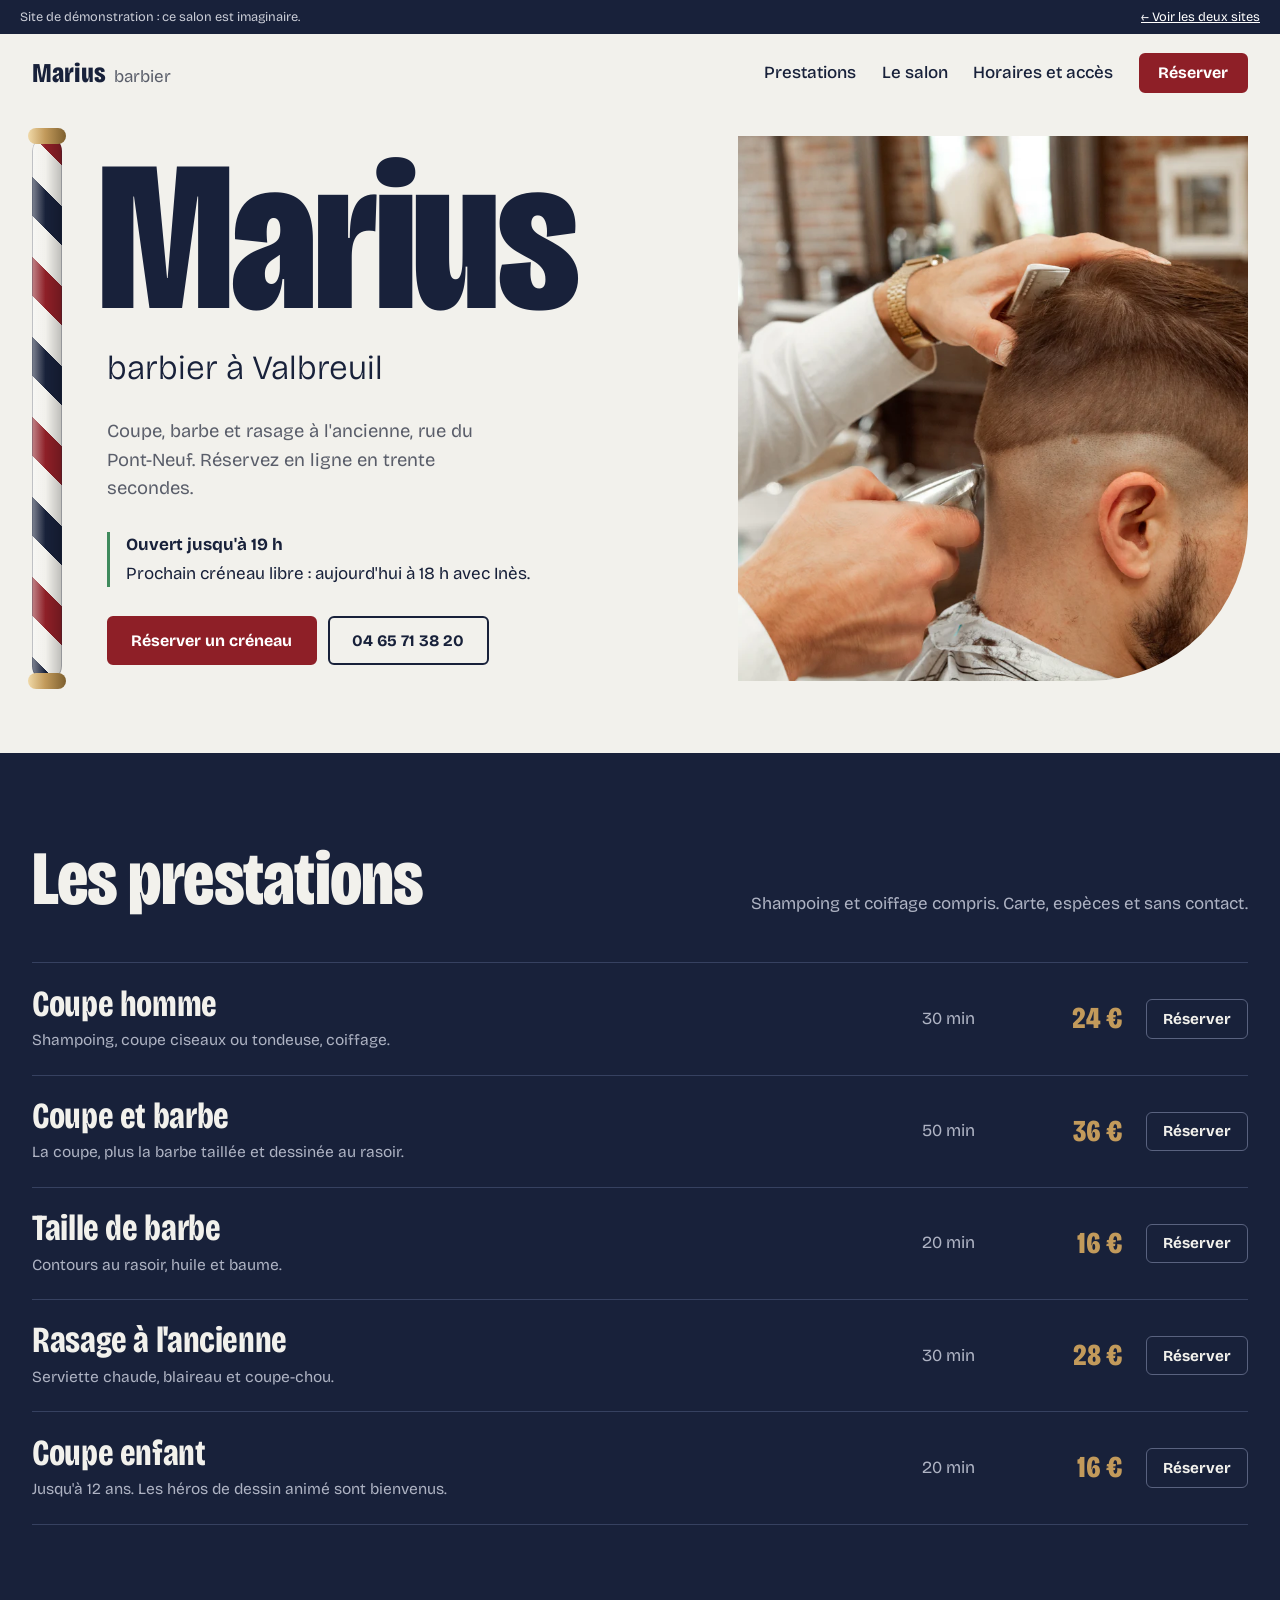
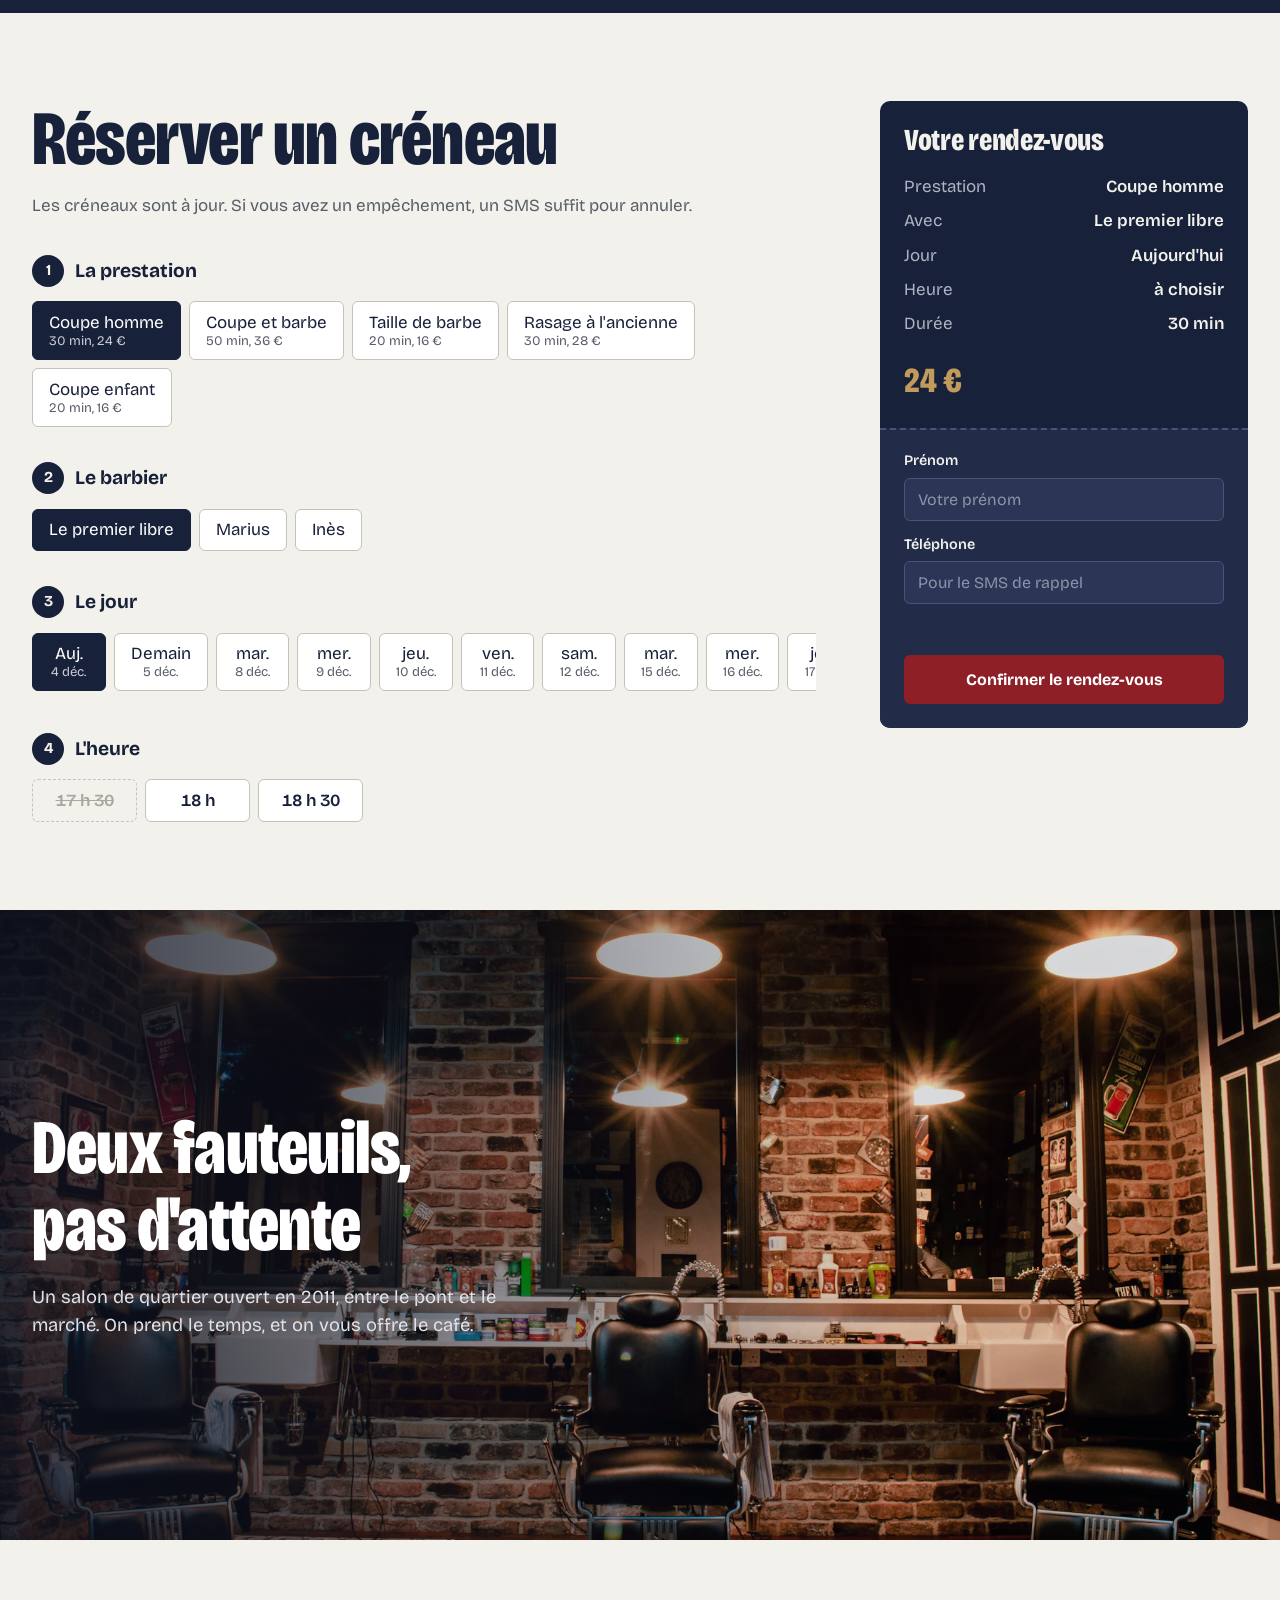
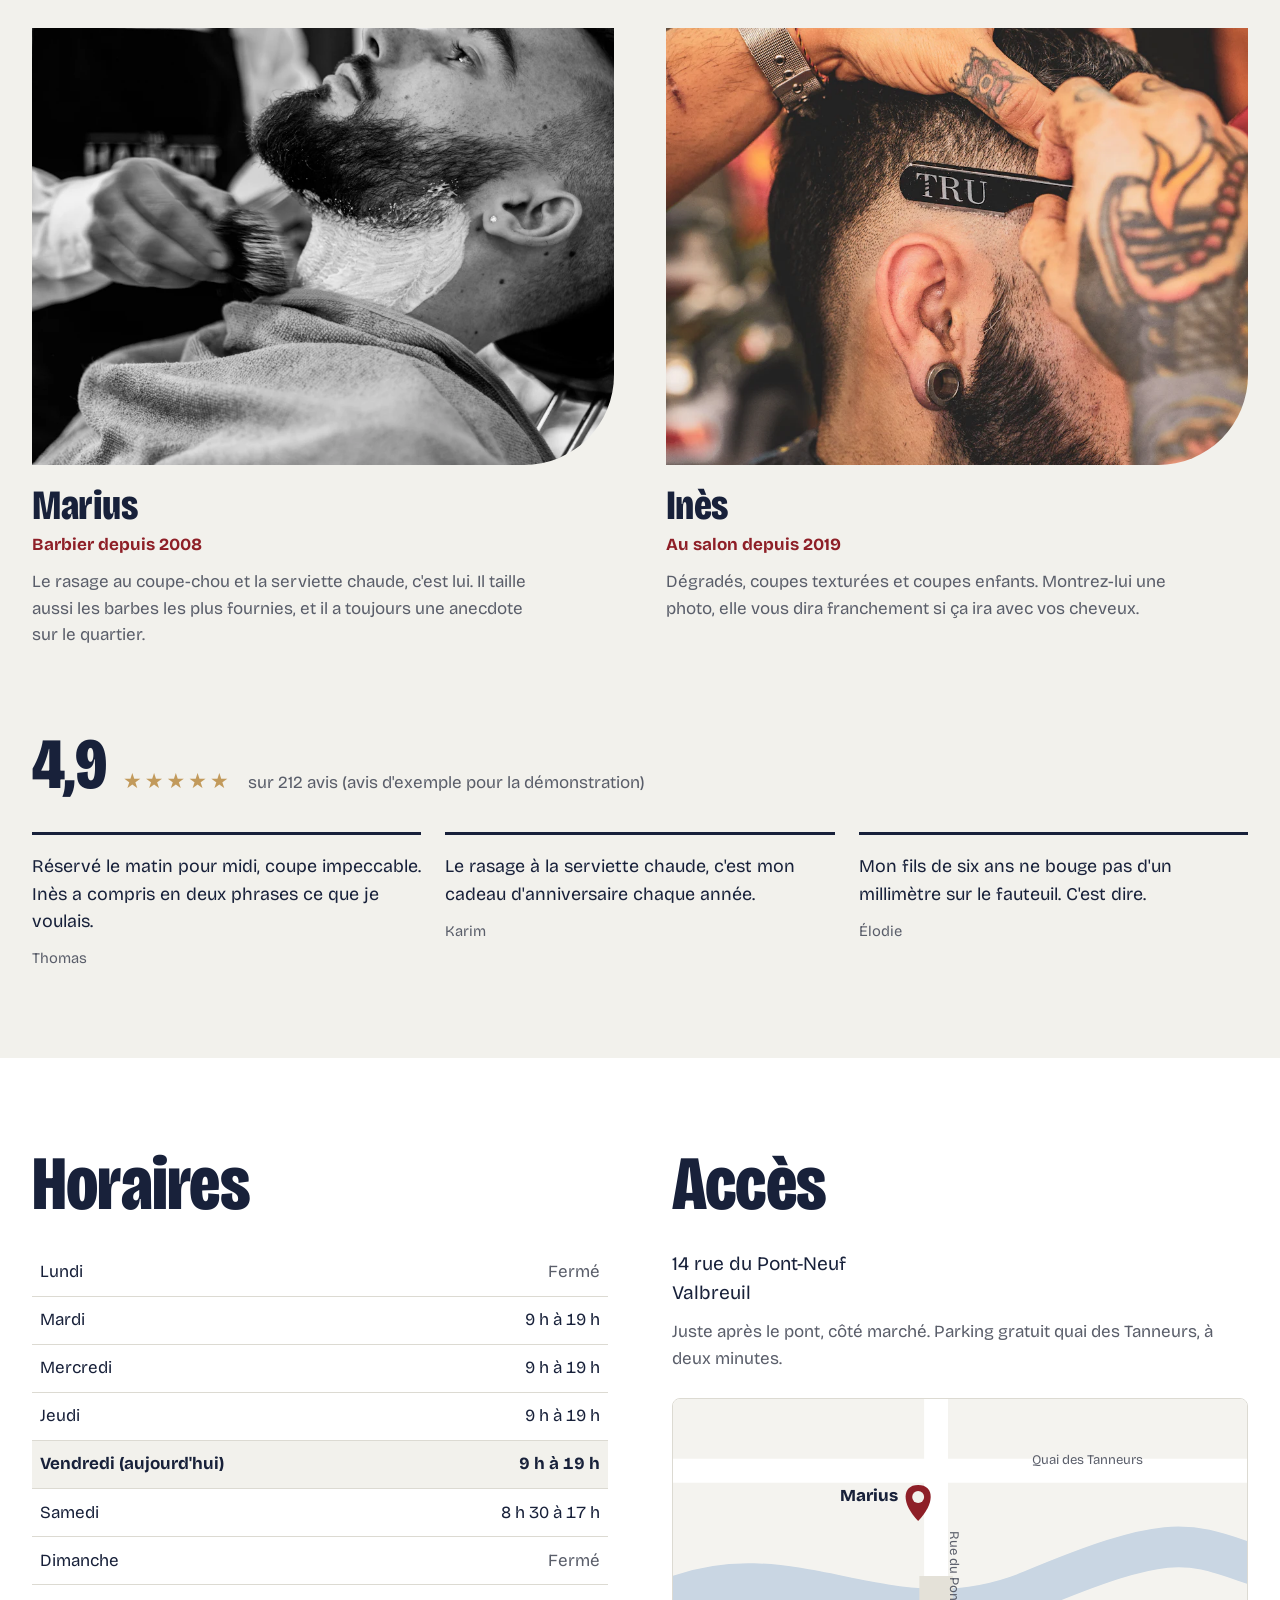
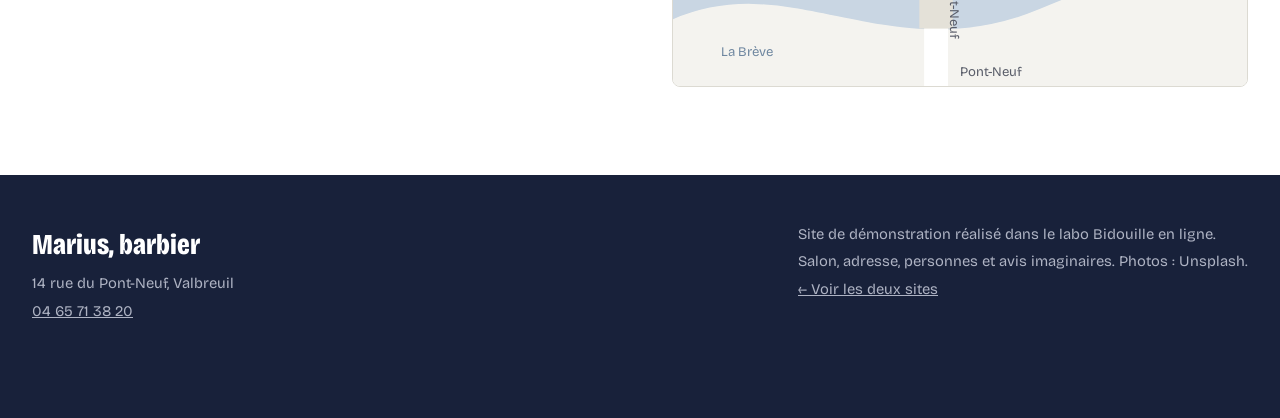
<file: experiences/003-sites-pour-commercants/barbier/index.html>
<!DOCTYPE html>
<html lang="fr">
<head>
  <meta charset="utf-8">
  <meta name="viewport" content="width=device-width, initial-scale=1">
  <title>Marius, barbier à Valbreuil</title>
  <meta name="description" content="Barbier rue du Pont-Neuf à Valbreuil : coupe homme, taille de barbe, rasage à l'ancienne. Réservation en ligne.">
  <link rel="preconnect" href="https://fonts.googleapis.com">
  <link rel="preconnect" href="https://fonts.gstatic.com" crossorigin>
  <link href="https://fonts.googleapis.com/css2?family=Bricolage+Grotesque:opsz,wdth,wght@12..96,75..100,300..800&display=swap" rel="stylesheet">
  <style>
    :root {
      --porcelaine: #f2f1ec;
      --carrelage: #dcdad2;
      --nuit: #18213a;
      --nuit-2: #222c48;
      --sang: #8e1f27;
      --laiton: #c29a5b;
      --gris: #5a5e6a;
      --police: "Bricolage Grotesque", system-ui, sans-serif;
      --large: min(100% - 2.5rem, 76rem);
    }
    * { box-sizing: border-box; }
    html { scroll-behavior: smooth; }
    body {
      margin: 0; background: var(--porcelaine); color: var(--nuit);
      font: 400 1.0625rem/1.55 var(--police);
      font-variation-settings: "wdth" 100;
      -webkit-font-smoothing: antialiased;
    }
    img { display: block; max-width: 100%; height: auto; }
    a { color: inherit; }
    :focus-visible { outline: 3px solid var(--laiton); outline-offset: 3px; }
    h1, h2, h3 { margin: 0; line-height: 1; font-variation-settings: "wdth" 75; font-weight: 800; letter-spacing: -0.01em; }
    h2 { font-size: clamp(2.6rem, 1.6rem + 4vw, 5rem); }
    p { margin: 0; }
    .sr { position: absolute; width: 1px; height: 1px; overflow: hidden; clip: rect(0 0 0 0); white-space: nowrap; }

    .demo { display: flex; justify-content: space-between; gap: 1rem; flex-wrap: wrap; padding: 0.45rem 1.25rem; background: var(--nuit); color: #c9ccd6; font-size: 0.8rem; }
    .demo a { color: #fff; }

    .bouton {
      display: inline-flex; align-items: center; justify-content: center;
      padding: 0.8rem 1.4rem; border-radius: 6px; border: 2px solid var(--sang);
      background: var(--sang); color: #fff; text-decoration: none; cursor: pointer;
      font: 700 1rem var(--police);
    }
    .bouton:hover { background: #741820; border-color: #741820; }
    .bouton.creux { background: transparent; color: var(--nuit); border-color: var(--nuit); }
    .bouton.creux:hover { background: var(--nuit); color: #fff; }

    /* En-tête */
    .tete { width: var(--large); margin: 0 auto; display: flex; justify-content: space-between; align-items: center; gap: 1rem; padding: 1.1rem 0; }
    .marque { text-decoration: none; display: flex; align-items: baseline; gap: 0.5rem; }
    .marque strong { font-size: 1.7rem; font-weight: 800; font-variation-settings: "wdth" 75; }
    .marque span { color: var(--gris); }
    .tete nav { display: flex; align-items: center; gap: 1.6rem; }
    .tete nav a:not(.bouton) { text-decoration: none; font-weight: 500; }
    .tete nav a:not(.bouton):hover { color: var(--sang); }
    .tete .bouton { padding: 0.55rem 1.1rem; }

    /* La une, avec l'enseigne de barbier qui tourne */
    .une { width: var(--large); margin: 0 auto; display: grid; grid-template-columns: 30px minmax(0, 1.15fr) minmax(0, 1fr); gap: clamp(1.25rem, 3.5vw, 3.5rem); padding: 1.5rem 0 4.5rem; }
    .poteau {
      border-radius: 15px; position: relative;
      background:
        linear-gradient(90deg, rgba(255, 255, 255, 0.45), rgba(255, 255, 255, 0) 45%, rgba(0, 0, 0, 0.22)),
        repeating-linear-gradient(45deg, var(--sang) 0 28.28px, var(--porcelaine) 0 56.57px, var(--nuit) 0 84.85px, var(--porcelaine) 0 113.14px);
      background-size: 100% 100%, 100% 160px;
      box-shadow: inset 0 0 0 1px rgba(24, 33, 58, 0.25);
      animation: tourne 5s linear infinite;
    }
    .poteau::before, .poteau::after {
      content: ""; position: absolute; left: -4px; right: -4px; height: 16px; border-radius: 8px;
      background: linear-gradient(90deg, #f0d9a8, var(--laiton) 45%, #7d5f2e);
    }
    .poteau::before { top: -8px; }
    .poteau::after { bottom: -8px; }
    @keyframes tourne { to { background-position: 0 0, 0 160px; } }

    .une-texte { display: flex; flex-direction: column; justify-content: center; padding: 1rem 0; }
    .une h1 { font-size: clamp(6rem, 3rem + 13vw, 15.5rem); line-height: 0.8; letter-spacing: -0.015em; margin-left: -0.04em; }
    .une-metier { font-size: clamp(1.4rem, 1rem + 1.4vw, 2.2rem); font-weight: 300; margin-top: 1.2rem; }
    .une-accroche { margin-top: 1.4rem; font-size: 1.15rem; max-width: 34ch; color: var(--gris); }
    .etat { margin-top: 1.8rem; display: grid; gap: 0.2rem; padding-left: 1rem; border-left: 3px solid #3f8a5c; }
    .etat.ferme { border-left-color: var(--sang); }
    .etat strong { font-weight: 700; }
    .une .boutons { display: flex; gap: 0.7rem; flex-wrap: wrap; margin-top: 1.8rem; }
    .une-photo { margin: 0; position: relative; }
    .une-photo img { width: 100%; height: 100%; min-height: 32rem; object-fit: cover; border-radius: 0 0 160px 0; }

    /* Les prestations */
    .prestations { background: var(--nuit); color: var(--porcelaine); padding: 5.5rem 0; }
    .dedans { width: var(--large); margin: 0 auto; }
    .prestations-tete { display: flex; justify-content: space-between; align-items: end; gap: 1.5rem; flex-wrap: wrap; }
    .prestations-tete p { color: #aeb3c3; }
    .tarif { list-style: none; padding: 0; margin: 2.8rem 0 0; }
    .tarif li { display: grid; grid-template-columns: minmax(0, 1fr) 6rem 5rem auto; align-items: center; gap: 1.5rem; padding: 1.4rem 0; border-top: 1px solid #364160; }
    .tarif li:last-child { border-bottom: 1px solid #364160; }
    .tarif h3 { font-size: clamp(1.6rem, 1.2rem + 1.4vw, 2.3rem); font-weight: 700; }
    .tarif p { color: #aeb3c3; margin-top: 0.35rem; font-size: 0.97rem; }
    .tarif .duree { color: #aeb3c3; font-variant-numeric: tabular-nums; }
    .tarif .prix { font-size: 1.9rem; font-weight: 800; color: var(--laiton); font-variation-settings: "wdth" 75; text-align: right; }
    .tarif button {
      font: 700 0.95rem var(--police); padding: 0.6rem 1rem; border-radius: 6px; cursor: pointer;
      background: transparent; color: var(--porcelaine); border: 1.5px solid #59627f;
    }
    .tarif button:hover { border-color: var(--porcelaine); }

    /* Réserver */
    .reserver { padding: 5.5rem 0; }
    .reserver .dedans { display: grid; grid-template-columns: minmax(0, 1fr) 23rem; gap: clamp(2rem, 5vw, 4.5rem); align-items: start; }
    .reserver h2 { margin-bottom: 1rem; }
    fieldset { border: 0; padding: 0; margin: 2.2rem 0 0; min-width: 0; }
    legend { font-weight: 700; font-size: 1.2rem; display: flex; align-items: center; gap: 0.7rem; margin-bottom: 0.9rem; padding: 0; }
    legend span {
      width: 2rem; height: 2rem; border-radius: 50%; display: grid; place-items: center;
      background: var(--nuit); color: var(--porcelaine); font-size: 0.95rem;
    }
    .puces { display: flex; flex-wrap: wrap; gap: 0.5rem; }
    .puce { position: relative; }
    .puce input { position: absolute; inset: 0; opacity: 0; pointer-events: none; }
    .puce span {
      display: grid; padding: 0.6rem 1rem; border-radius: 6px; cursor: pointer; line-height: 1.25;
      border: 1.5px solid #c4c2b9; background: #fff;
    }
    .puce small { color: var(--gris); font-size: 0.82rem; }
    .puce span:hover { border-color: var(--nuit); }
    .puce input:checked + span { background: var(--nuit); border-color: var(--nuit); color: #fff; }
    .puce input:checked + span small { color: #c9ccd6; }
    .puce input:focus-visible + span { outline: 3px solid var(--laiton); outline-offset: 2px; }
    .puce input:disabled + span { background: transparent; color: #a9a79f; border-style: dashed; cursor: not-allowed; text-decoration: line-through; }
    .jours { flex-wrap: nowrap; overflow-x: auto; padding-bottom: 0.4rem; scrollbar-width: thin; }
    .jours .puce span { text-align: center; min-width: 4.6rem; }
    .heures { display: grid; grid-template-columns: repeat(auto-fill, minmax(6.2rem, 1fr)); gap: 0.5rem; }
    .heures .puce span, .jours .puce span, .jours small { white-space: nowrap; }
    .heures .puce span { text-align: center; font-variant-numeric: tabular-nums; font-weight: 600; }
    .vide { color: var(--gris); padding: 1rem; border: 1.5px dashed #c4c2b9; border-radius: 6px; }

    .ticket { position: sticky; top: 1.5rem; background: var(--nuit); color: var(--porcelaine); border-radius: 10px; overflow: hidden; }
    .ticket-haut { padding: 1.5rem 1.5rem 1.2rem; }
    .ticket h3 { font-size: 1.9rem; }
    .ticket dl { margin: 1.2rem 0 0; display: grid; grid-template-columns: auto 1fr; gap: 0.5rem 1rem; }
    .ticket dt { color: #aeb3c3; }
    .ticket dd { margin: 0; text-align: right; font-weight: 600; }
    .ticket .prix-total { font-size: 2.2rem; font-weight: 800; color: var(--laiton); font-variation-settings: "wdth" 75; }
    .ticket-bas { padding: 1.3rem 1.5rem 1.5rem; background: var(--nuit-2); border-top: 2px dashed #48537a; display: grid; gap: 0.8rem; }
    .ticket label { display: grid; gap: 0.3rem; font-size: 0.9rem; font-weight: 600; }
    .ticket input { font: 400 1rem var(--police); padding: 0.7rem 0.8rem; border-radius: 6px; border: 1px solid #48537a; background: #2b3656; color: #fff; }
    .ticket input::placeholder { color: #8d93a8; }
    .ticket .bouton { width: 100%; margin-top: 0.3rem; }
    .ticket .erreur { color: #ffb4ad; font-weight: 600; min-height: 1.4em; font-size: 0.92rem; }
    .confirme { padding: 1.8rem 1.5rem; display: grid; gap: 0.9rem; }
    .confirme h3 { font-size: 2.1rem; }
    .confirme .note { font-size: 0.88rem; color: #c9ccd6; background: var(--nuit-2); padding: 0.7rem 0.8rem; border-radius: 6px; }
    .confirme .bouton { background: transparent; border-color: #59627f; }

    /* Le salon */
    .salon { position: relative; color: #fff; }
    .salon img { width: 100%; height: clamp(26rem, 70vh, 44rem); object-fit: cover; }
    .salon::after { content: ""; position: absolute; inset: 0; background: linear-gradient(90deg, rgba(14, 18, 32, 0.85), rgba(14, 18, 32, 0.15) 70%); }
    .salon-texte { position: absolute; inset: 0; z-index: 1; width: var(--large); margin: 0 auto; display: flex; flex-direction: column; justify-content: center; }
    .salon h2 { max-width: 14ch; }
    .salon p { margin-top: 1.2rem; max-width: 40ch; font-size: 1.15rem; color: #e1e3ea; }

    .equipe { width: var(--large); margin: 0 auto; padding: 5.5rem 0 4rem; display: grid; grid-template-columns: 1fr 1fr; gap: clamp(1.5rem, 4vw, 4rem); }
    .barbier img { width: 100%; aspect-ratio: 4 / 3; object-fit: cover; border-radius: 0 0 90px 0; }
    .barbier h3 { font-size: 2.6rem; margin-top: 1.3rem; }
    .barbier .depuis { color: var(--sang); font-weight: 700; margin-top: 0.3rem; }
    .barbier p:last-child { margin-top: 0.7rem; color: var(--gris); max-width: 46ch; }

    .avis { width: var(--large); margin: 0 auto; padding: 1rem 0 5.5rem; }
    .note-globale { display: flex; align-items: baseline; gap: 1rem; flex-wrap: wrap; }
    .note-globale strong { font-size: 4.5rem; font-weight: 800; line-height: 1; font-variation-settings: "wdth" 75; }
    .note-globale span { color: var(--gris); }
    .note-globale .etoiles { color: var(--laiton); letter-spacing: 0.15em; font-size: 1.3rem; }
    .avis ul { list-style: none; padding: 0; margin: 2rem 0 0; display: grid; grid-template-columns: repeat(3, 1fr); gap: 1.5rem; }
    .avis li { border-top: 3px solid var(--nuit); padding-top: 1.1rem; }
    .avis blockquote { margin: 0; font-size: 1.12rem; }
    .avis cite { display: block; margin-top: 0.7rem; font-style: normal; color: var(--gris); font-size: 0.92rem; }

    .infos { background: #fff; padding: 5.5rem 0; }
    .infos .dedans { display: grid; grid-template-columns: 1fr 1fr; gap: clamp(2rem, 5vw, 5rem); }
    .horaires { width: 100%; border-collapse: collapse; margin-top: 1.6rem; font-variant-numeric: tabular-nums; }
    .horaires th, .horaires td { padding: 0.65rem 0.5rem; border-bottom: 1px solid var(--carrelage); text-align: left; font-weight: 400; }
    .horaires td { text-align: right; }
    .horaires .aujourdhui { background: var(--porcelaine); }
    .horaires .aujourdhui th, .horaires .aujourdhui td { font-weight: 700; }
    .horaires .ferme-jour { color: var(--gris); }
    .acces address { font-style: normal; font-size: 1.2rem; margin-top: 1.6rem; }
    .acces p { margin-top: 0.7rem; color: var(--gris); }
    .plan { margin-top: 1.6rem; border-radius: 8px; overflow: hidden; border: 1px solid var(--carrelage); }
    .plan svg { display: block; width: 100%; height: auto; }

    footer { background: var(--nuit); color: #aeb3c3; padding: 3rem 0 6rem; font-size: 0.92rem; }
    footer .dedans { display: flex; justify-content: space-between; gap: 2rem; flex-wrap: wrap; }
    footer strong { display: block; color: #fff; font-size: 1.8rem; font-variation-settings: "wdth" 75; font-weight: 800; margin-bottom: 0.3rem; }
    footer p + p { margin-top: 0.3rem; }

    .barre-mobile { display: none; }

    @media (max-width: 860px) {
      .tete nav a:not(.bouton) { display: none; }
      .une { grid-template-columns: minmax(0, 1fr); gap: 1.2rem; padding-top: 0.5rem; }
      .poteau { height: 18px; border-radius: 9px; background-size: 100% 100%, 160px 100%; animation-name: tourne-large; }
      .poteau::before, .poteau::after { display: none; }
      @keyframes tourne-large { to { background-position: 0 0, 160px 0; } }
      .une-photo img { min-height: 0; aspect-ratio: 4 / 3; border-radius: 0 0 90px 0; }
      .tarif li { grid-template-columns: 1fr auto; gap: 0.3rem 1rem; }
      .tarif li > div { grid-column: 1 / -1; }
      .tarif .prix { text-align: left; grid-row: 2; grid-column: 1; }
      .tarif .duree { grid-row: 3; grid-column: 1; }
      .tarif button { grid-row: 2 / 4; grid-column: 2; }
      .reserver .dedans, .equipe, .infos .dedans { grid-template-columns: minmax(0, 1fr); }
      .ticket { position: static; }
      .avis ul { grid-template-columns: 1fr; }
      .barre-mobile {
        display: grid; grid-template-columns: 1fr 1fr; gap: 0.6rem;
        position: fixed; left: 0; right: 0; bottom: 0; z-index: 10;
        padding: 0.7rem 1rem calc(0.7rem + env(safe-area-inset-bottom));
        background: rgba(242, 241, 236, 0.96); border-top: 1px solid var(--carrelage);
      }
    }
    @media (prefers-reduced-motion: reduce) {
      html { scroll-behavior: auto; }
      .poteau { animation: none; }
    }
  </style>
</head>
<body>
  <div class="demo">
    <span>Site de démonstration : ce salon est imaginaire.</span>
    <a href="../">← Voir les deux sites</a>
  </div>

  <header class="tete">
    <a class="marque" href="#"><strong>Marius</strong><span>barbier</span></a>
    <nav aria-label="Menu">
      <a href="#prestations">Prestations</a>
      <a href="#salon">Le salon</a>
      <a href="#infos">Horaires et accès</a>
      <a class="bouton" href="#reserver">Réserver</a>
    </nav>
  </header>

  <main>
    <section class="une">
      <div class="poteau" aria-hidden="true"></div>
      <div class="une-texte">
        <h1>Marius<span class="sr">, barbier à Valbreuil</span></h1>
        <p class="une-metier" aria-hidden="true">barbier à Valbreuil</p>
        <p class="une-accroche">Coupe, barbe et rasage à l'ancienne, rue du Pont-Neuf. Réservez en ligne en trente secondes.</p>
        <p class="etat" id="etat"><strong>Ouvert jusqu'à 19 h</strong><span>Prochain créneau libre : aujourd'hui à 15 h 30 avec Inès.</span></p>
        <div class="boutons">
          <a class="bouton" href="#reserver">Réserver un créneau</a>
          <a class="bouton creux" href="tel:+33465713820">04 65 71 38 20</a>
        </div>
      </div>
      <figure class="une-photo">
        <img src="photos/coupe.webp" alt="Un barbier fait un dégradé à la tondeuse sur un client barbu." width="1200" height="800">
      </figure>
    </section>

    <section class="prestations" id="prestations" aria-labelledby="prestations-titre">
      <div class="dedans">
        <div class="prestations-tete">
          <h2 id="prestations-titre">Les prestations</h2>
          <p>Shampoing et coiffage compris. Carte, espèces et sans contact.</p>
        </div>
        <ul class="tarif" id="tarif"></ul>
      </div>
    </section>

    <section class="reserver" id="reserver" aria-labelledby="reserver-titre">
      <div class="dedans">
        <div>
          <h2 id="reserver-titre">Réserver un créneau</h2>
          <p style="color: var(--gris)">Les créneaux sont à jour. Si vous avez un empêchement, un SMS suffit pour annuler.</p>
          <fieldset>
            <legend><span>1</span>La prestation</legend>
            <div class="puces" id="choix-prestation"></div>
          </fieldset>
          <fieldset>
            <legend><span>2</span>Le barbier</legend>
            <div class="puces" id="choix-barbier"></div>
          </fieldset>
          <fieldset>
            <legend><span>3</span>Le jour</legend>
            <div class="puces jours" id="choix-jour"></div>
          </fieldset>
          <fieldset>
            <legend><span>4</span>L'heure</legend>
            <div class="heures" id="choix-heure"></div>
          </fieldset>
        </div>

        <aside class="ticket" aria-live="polite" id="ticket"></aside>
      </div>
    </section>

    <section class="salon" id="salon" aria-labelledby="salon-titre">
      <img src="photos/salon.webp" alt="L'intérieur du salon : murs de briques, fauteuils de barbier en cuir et miroirs." loading="lazy" width="1800" height="1200">
      <div class="salon-texte">
        <h2 id="salon-titre">Deux fauteuils, pas d'attente</h2>
        <p>Un salon de quartier ouvert en 2011, entre le pont et le marché. On prend le temps, et on vous offre le café.</p>
      </div>
    </section>

    <section class="equipe" aria-label="L'équipe">
      <article class="barbier">
        <img src="photos/rasage.webp" alt="Un client se fait savonner la barbe au blaireau avant un rasage." loading="lazy" width="1000" height="667">
        <h3>Marius</h3>
        <p class="depuis">Barbier depuis 2008</p>
        <p>Le rasage au coupe-chou et la serviette chaude, c'est lui. Il taille aussi les barbes les plus fournies, et il a toujours une anecdote sur le quartier.</p>
      </article>
      <article class="barbier">
        <img src="photos/degrade.webp" alt="Une barbière trace un dégradé net sur la nuque d'un client." loading="lazy" width="900" height="600">
        <h3>Inès</h3>
        <p class="depuis">Au salon depuis 2019</p>
        <p>Dégradés, coupes texturées et coupes enfants. Montrez-lui une photo, elle vous dira franchement si ça ira avec vos cheveux.</p>
      </article>
    </section>

    <section class="avis" aria-labelledby="avis-titre">
      <h2 id="avis-titre" class="sr">Avis des clients</h2>
      <div class="note-globale">
        <strong>4,9</strong>
        <span class="etoiles" aria-hidden="true">★★★★★</span>
        <span>sur 212 avis (avis d'exemple pour la démonstration)</span>
      </div>
      <ul>
        <li><blockquote>Réservé le matin pour midi, coupe impeccable. Inès a compris en deux phrases ce que je voulais.</blockquote><cite>Thomas</cite></li>
        <li><blockquote>Le rasage à la serviette chaude, c'est mon cadeau d'anniversaire chaque année.</blockquote><cite>Karim</cite></li>
        <li><blockquote>Mon fils de six ans ne bouge pas d'un millimètre sur le fauteuil. C'est dire.</blockquote><cite>Élodie</cite></li>
      </ul>
    </section>

    <section class="infos" id="infos" aria-labelledby="infos-titre">
      <div class="dedans">
        <div>
          <h2 id="infos-titre">Horaires</h2>
          <table class="horaires"><tbody id="horaires"></tbody></table>
        </div>
        <div class="acces">
          <h2>Accès</h2>
          <address>14 rue du Pont-Neuf<br>Valbreuil</address>
          <p>Juste après le pont, côté marché. Parking gratuit quai des Tanneurs, à deux minutes.</p>
          <div class="plan">
            <svg viewBox="0 0 480 240" role="img" aria-label="Plan : le salon est rue du Pont-Neuf, juste après le pont, près du quai des Tanneurs.">
              <rect width="480" height="240" fill="#f4f3ef"/>
              <path d="M-10 170 C100 120 180 210 300 160 S430 120 490 140" fill="none" stroke="#c9d6e3" stroke-width="34"/>
              <path d="M0 60 H480" stroke="#fff" stroke-width="20"/>
              <path d="M220 0 V240" stroke="#fff" stroke-width="20"/>
              <rect x="206" y="148" width="28" height="44" fill="#e4e1d8"/>
              <text x="240" y="232" font-family="Bricolage Grotesque, sans-serif" font-size="11" fill="#5a5e6a">Pont-Neuf</text>
              <text x="40" y="215" font-family="Bricolage Grotesque, sans-serif" font-size="11" fill="#6f87a0">La Brève</text>
              <text x="300" y="54" font-family="Bricolage Grotesque, sans-serif" font-size="11" fill="#5a5e6a">Quai des Tanneurs</text>
              <text x="232" y="110" font-family="Bricolage Grotesque, sans-serif" font-size="11" fill="#5a5e6a" transform="rotate(90 232 110)">Rue du Pont-Neuf</text>
              <g transform="translate(205 102)">
                <path d="M0 0 C-14 -14 -14 -30 0 -30 C14 -30 14 -14 0 0 Z" fill="#8e1f27"/>
                <circle cy="-20" r="5" fill="#f2f1ec"/>
              </g>
              <text x="140" y="85" font-family="Bricolage Grotesque, sans-serif" font-size="14" font-weight="800" fill="#18213a">Marius</text>
            </svg>
          </div>
        </div>
      </div>
    </section>
  </main>

  <footer>
    <div class="dedans">
      <div>
        <strong>Marius, barbier</strong>
        <p>14 rue du Pont-Neuf, Valbreuil</p>
        <p><a href="tel:+33465713820">04 65 71 38 20</a></p>
      </div>
      <div>
        <p>Site de démonstration réalisé dans le labo Bidouille en ligne.</p>
        <p>Salon, adresse, personnes et avis imaginaires. Photos : Unsplash.</p>
        <p><a href="../">← Voir les deux sites</a></p>
      </div>
    </div>
  </footer>

  <div class="barre-mobile">
    <a class="bouton creux" href="tel:+33465713820">Appeler</a>
    <a class="bouton" href="#reserver">Réserver</a>
  </div>

  <script>
    // Heure simulée possible pour les captures : ?heure=2026-11-10T14:40
    const parametre = new URLSearchParams(location.search).get("heure");
    const maintenant = parametre && !isNaN(new Date(parametre)) ? new Date(parametre) : new Date();

    const JOURS = ["dimanche", "lundi", "mardi", "mercredi", "jeudi", "vendredi", "samedi"];
    const MOIS = ["janvier", "février", "mars", "avril", "mai", "juin", "juillet", "août", "septembre", "octobre", "novembre", "décembre"];
    const MOIS_COURTS = ["janv.", "févr.", "mars", "avr.", "mai", "juin", "juil.", "août", "sept.", "oct.", "nov.", "déc."];
    const h = (heures, minutes = 0) => heures * 60 + minutes;
    const OUVERTURE = [null, null, [h(9), h(19)], [h(9), h(19)], [h(9), h(19)], [h(9), h(19)], [h(8, 30), h(17)]];
    const PRESTATIONS = [
      { id: "coupe", nom: "Coupe homme", detail: "Shampoing, coupe ciseaux ou tondeuse, coiffage.", duree: 30, prix: 24 },
      { id: "coupe-barbe", nom: "Coupe et barbe", detail: "La coupe, plus la barbe taillée et dessinée au rasoir.", duree: 50, prix: 36 },
      { id: "barbe", nom: "Taille de barbe", detail: "Contours au rasoir, huile et baume.", duree: 20, prix: 16 },
      { id: "rasage", nom: "Rasage à l'ancienne", detail: "Serviette chaude, blaireau et coupe-chou.", duree: 30, prix: 28 },
      { id: "enfant", nom: "Coupe enfant", detail: "Jusqu'à 12 ans. Les héros de dessin animé sont bienvenus.", duree: 20, prix: 16 },
    ];
    const BARBIERS = ["Marius", "Inès"];

    const heureTexte = (m) => { const hh = Math.floor(m / 60), mm = m % 60; return mm ? `${hh} h ${String(mm).padStart(2, "0")}` : `${hh} h`; };
    const cleDate = (d) => `${d.getFullYear()}-${d.getMonth() + 1}-${d.getDate()}`;
    const ajouterJours = (d, n) => { const r = new Date(d); r.setDate(r.getDate() + n); r.setHours(0, 0, 0, 0); return r; };
    const memeJour = (a, b) => cleDate(a) === cleDate(b);
    const minuteMaintenant = maintenant.getHours() * 60 + maintenant.getMinutes();

    // Agenda inventé mais stable : le même créneau est toujours pris ou libre.
    const reservesEnDemo = new Set();
    function hachage(texte) { let x = 2166136261; for (const c of texte) { x ^= c.charCodeAt(0); x = Math.imul(x, 16777619); } return (x >>> 0) % 100; }
    function demiHeureLibre(date, barbier, debut) {
      if (reservesEnDemo.has(`${cleDate(date)}|${barbier}|${debut}`)) return false;
      const seuil = date.getDay() === 6 ? 62 : 45;
      return hachage(`${cleDate(date)}|${barbier}|${debut}`) >= seuil;
    }
    function creneauLibre(date, barbier, debut, duree) {
      const [o, f] = OUVERTURE[date.getDay()];
      if (debut + duree > f) return false;
      if (memeJour(date, maintenant) && debut < minuteMaintenant + 20) return false;
      for (let m = debut; m < debut + duree; m += 30) if (!demiHeureLibre(date, barbier, m)) return false;
      return true;
    }
    function barbierLibre(date, choix, debut, duree) {
      const candidats = choix === "premier" ? BARBIERS : [choix];
      return candidats.find((b) => creneauLibre(date, b, debut, duree));
    }
    function joursOuverts(n) {
      const liste = [];
      for (let d = 0; liste.length < n && d < 30; d++) {
        const date = ajouterJours(maintenant, d);
        const o = OUVERTURE[date.getDay()];
        if (!o) continue;
        if (d === 0 && minuteMaintenant > o[1] - 50) continue;
        liste.push(date);
      }
      return liste;
    }
    function creneaux(date) { const [o, f] = OUVERTURE[date.getDay()]; const l = []; for (let m = o; m < f; m += 30) l.push(m); return l; }
    function jourTexte(date) {
      if (memeJour(date, maintenant)) return "aujourd'hui";
      if (memeJour(date, ajouterJours(maintenant, 1))) return "demain";
      return `${JOURS[date.getDay()]} ${date.getDate()} ${MOIS[date.getMonth()]}`;
    }

    // État du salon dans la une
    (function () {
      const etat = document.getElementById("etat");
      const o = OUVERTURE[maintenant.getDay()];
      const ouvert = o && minuteMaintenant >= o[0] && minuteMaintenant < o[1];
      let ligne1;
      if (ouvert) ligne1 = `Ouvert jusqu'à ${heureTexte(o[1])}`;
      else {
        let d = 0, prochain;
        while (!prochain && d < 8) { const date = ajouterJours(maintenant, d); const oo = OUVERTURE[date.getDay()]; if (oo && (d > 0 || minuteMaintenant < oo[0])) prochain = { date, debut: oo[0] }; d++; }
        ligne1 = `Fermé, ouvre ${memeJour(prochain.date, maintenant) ? "" : jourTexte(prochain.date).replace(/ \d+ \S+$/, "") + " "}à ${heureTexte(prochain.debut)}`;
        etat.classList.add("ferme");
      }
      let ligne2 = "";
      for (const date of joursOuverts(6)) {
        const debut = creneaux(date).find((m) => barbierLibre(date, "premier", m, 30));
        if (debut !== undefined) { ligne2 = `Prochain créneau libre : ${jourTexte(date)} à ${heureTexte(debut)} avec ${barbierLibre(date, "premier", debut, 30)}.`; break; }
      }
      etat.innerHTML = `<strong>${ligne1}</strong><span>${ligne2}</span>`;
    })();

    // Tarifs
    const tarif = document.getElementById("tarif");
    PRESTATIONS.forEach((p) => {
      const li = document.createElement("li");
      li.innerHTML = `<div><h3>${p.nom}</h3><p>${p.detail}</p></div>
        <span class="duree">${p.duree} min</span>
        <span class="prix">${p.prix} €</span>
        <button type="button">Réserver</button>`;
      li.querySelector("button").addEventListener("click", () => {
        choix.prestation = p.id; choix.heure = null; dessiner();
        document.getElementById("reserver").scrollIntoView();
      });
      tarif.append(li);
    });

    // Réservation
    const jours = joursOuverts(10);
    const choix = { prestation: "coupe", barbier: "premier", jour: 0, heure: null, confirme: null };
    const prestation = () => PRESTATIONS.find((p) => p.id === choix.prestation);

    function puce(nom, valeur, coche, contenu, desactive = false) {
      return `<label class="puce"><input type="radio" name="${nom}" value="${valeur}" ${coche ? "checked" : ""} ${desactive ? "disabled" : ""}><span>${contenu}</span></label>`;
    }

    function dessiner() {
      const p = prestation();
      document.getElementById("choix-prestation").innerHTML = PRESTATIONS.map((x) =>
        puce("prestation", x.id, x.id === choix.prestation, `${x.nom}<small>${x.duree} min, ${x.prix} €</small>`)).join("");
      document.getElementById("choix-barbier").innerHTML = [["premier", "Le premier libre"], ...BARBIERS.map((b) => [b, b])].map(([v, t]) =>
        puce("barbier", v, v === choix.barbier, t)).join("");
      document.getElementById("choix-jour").innerHTML = jours.map((d, i) => {
        const titre = memeJour(d, maintenant) ? "Auj." : memeJour(d, ajouterJours(maintenant, 1)) ? "Demain" : `${JOURS[d.getDay()].slice(0, 3)}.`;
        return puce("jour", i, i === choix.jour, `${titre}<small>${d.getDate()} ${MOIS_COURTS[d.getMonth()]}</small>`);
      }).join("");

      const date = jours[choix.jour];
      const debuts = creneaux(date).filter((m) => m + p.duree <= OUVERTURE[date.getDay()][1] && !(memeJour(date, maintenant) && m < minuteMaintenant));
      const libres = debuts.filter((m) => barbierLibre(date, choix.barbier, m, p.duree));
      if (choix.heure !== null && !libres.includes(choix.heure)) choix.heure = null;
      document.getElementById("choix-heure").innerHTML = libres.length
        ? debuts.map((m) => puce("heure", m, m === choix.heure, heureTexte(m), !libres.includes(m))).join("")
        : `<p class="vide">Plus de créneau ce jour-là pour cette prestation. Essayez le jour suivant${choix.barbier !== "premier" ? " ou « Le premier libre »" : ""}.</p>`;

      dessinerTicket();
    }

    function dessinerTicket() {
      const ticket = document.getElementById("ticket");
      const p = prestation();
      const date = jours[choix.jour];
      if (choix.confirme) {
        const c = choix.confirme;
        ticket.innerHTML = `<div class="confirme">
          <h3>C'est réservé</h3>
          <p>${c.prestation}, ${c.jour} à ${c.heure} avec ${c.barbier}. À bientôt, ${c.prenom} !</p>
          <p>Vous recevez un SMS de confirmation, puis un rappel la veille.</p>
          <p class="note">Démonstration : aucun SMS n'est envoyé et rien n'est enregistré.</p>
          <button class="bouton" type="button" id="encore">Prendre un autre rendez-vous</button>
        </div>`;
        document.getElementById("encore").addEventListener("click", () => { choix.confirme = null; dessiner(); });
        return;
      }
      const barbier = choix.heure !== null ? barbierLibre(date, choix.barbier, choix.heure, p.duree) : (choix.barbier === "premier" ? "Le premier libre" : choix.barbier);
      ticket.innerHTML = `<div class="ticket-haut">
          <h3>Votre rendez-vous</h3>
          <dl>
            <dt>Prestation</dt><dd>${p.nom}</dd>
            <dt>Avec</dt><dd>${barbier}</dd>
            <dt>Jour</dt><dd>${jourTexte(date).replace(/^./, (c) => c.toUpperCase())}</dd>
            <dt>Heure</dt><dd>${choix.heure !== null ? heureTexte(choix.heure) : "à choisir"}</dd>
            <dt>Durée</dt><dd>${p.duree} min</dd>
          </dl>
          <p class="prix-total" style="margin-top: 1rem">${p.prix} €</p>
        </div>
        <form class="ticket-bas" id="form-rdv" novalidate>
          <label>Prénom<input id="prenom" autocomplete="given-name" placeholder="Votre prénom"></label>
          <label>Téléphone<input id="tel" type="tel" autocomplete="tel" placeholder="Pour le SMS de rappel"></label>
          <p class="erreur" id="erreur" role="alert"></p>
          <button class="bouton" type="submit">Confirmer le rendez-vous</button>
        </form>`;
      document.getElementById("form-rdv").addEventListener("submit", (e) => {
        e.preventDefault();
        const erreur = document.getElementById("erreur");
        const prenom = document.getElementById("prenom").value.trim();
        const tel = document.getElementById("tel").value.replace(/\D/g, "");
        if (choix.heure === null) { erreur.textContent = "Choisissez une heure à l'étape 4."; return; }
        if (!prenom) { erreur.textContent = "Indiquez votre prénom."; document.getElementById("prenom").focus(); return; }
        if (tel.length < 10) { erreur.textContent = "Indiquez un numéro à 10 chiffres pour le rappel."; document.getElementById("tel").focus(); return; }
        const b = barbierLibre(date, choix.barbier, choix.heure, p.duree);
        for (let m = choix.heure; m < choix.heure + p.duree; m += 30) reservesEnDemo.add(`${cleDate(date)}|${b}|${m}`);
        choix.confirme = { prestation: p.nom, jour: jourTexte(date), heure: heureTexte(choix.heure), barbier: b, prenom };
        choix.heure = null;
        dessiner();
      });
    }

    document.getElementById("reserver").addEventListener("change", (e) => {
      const { name, value } = e.target;
      if (!["prestation", "barbier", "jour", "heure"].includes(name)) return;
      choix[name] = name === "jour" || name === "heure" ? Number(value) : value;
      if (name !== "heure") choix.heure = null;
      // On garde les champs déjà remplis du ticket
      const prenom = document.getElementById("prenom")?.value, tel = document.getElementById("tel")?.value;
      const focus = `input[name="${name}"][value="${value}"]`;
      dessiner();
      if (document.getElementById("prenom")) { document.getElementById("prenom").value = prenom || ""; document.getElementById("tel").value = tel || ""; }
      document.querySelector(focus)?.focus();
    });

    dessiner();

    // Horaires
    const corps = document.getElementById("horaires");
    [1, 2, 3, 4, 5, 6, 0].forEach((j) => {
      const o = OUVERTURE[j];
      const tr = document.createElement("tr");
      if (j === maintenant.getDay()) tr.className = "aujourdhui";
      tr.innerHTML = `<th scope="row">${JOURS[j][0].toUpperCase() + JOURS[j].slice(1)}${j === maintenant.getDay() ? " (aujourd'hui)" : ""}</th>` +
        (o ? `<td>${heureTexte(o[0])} à ${heureTexte(o[1])}</td>` : `<td class="ferme-jour">Fermé</td>`);
      corps.append(tr);
    });
  </script>
</body>
</html>
</file>
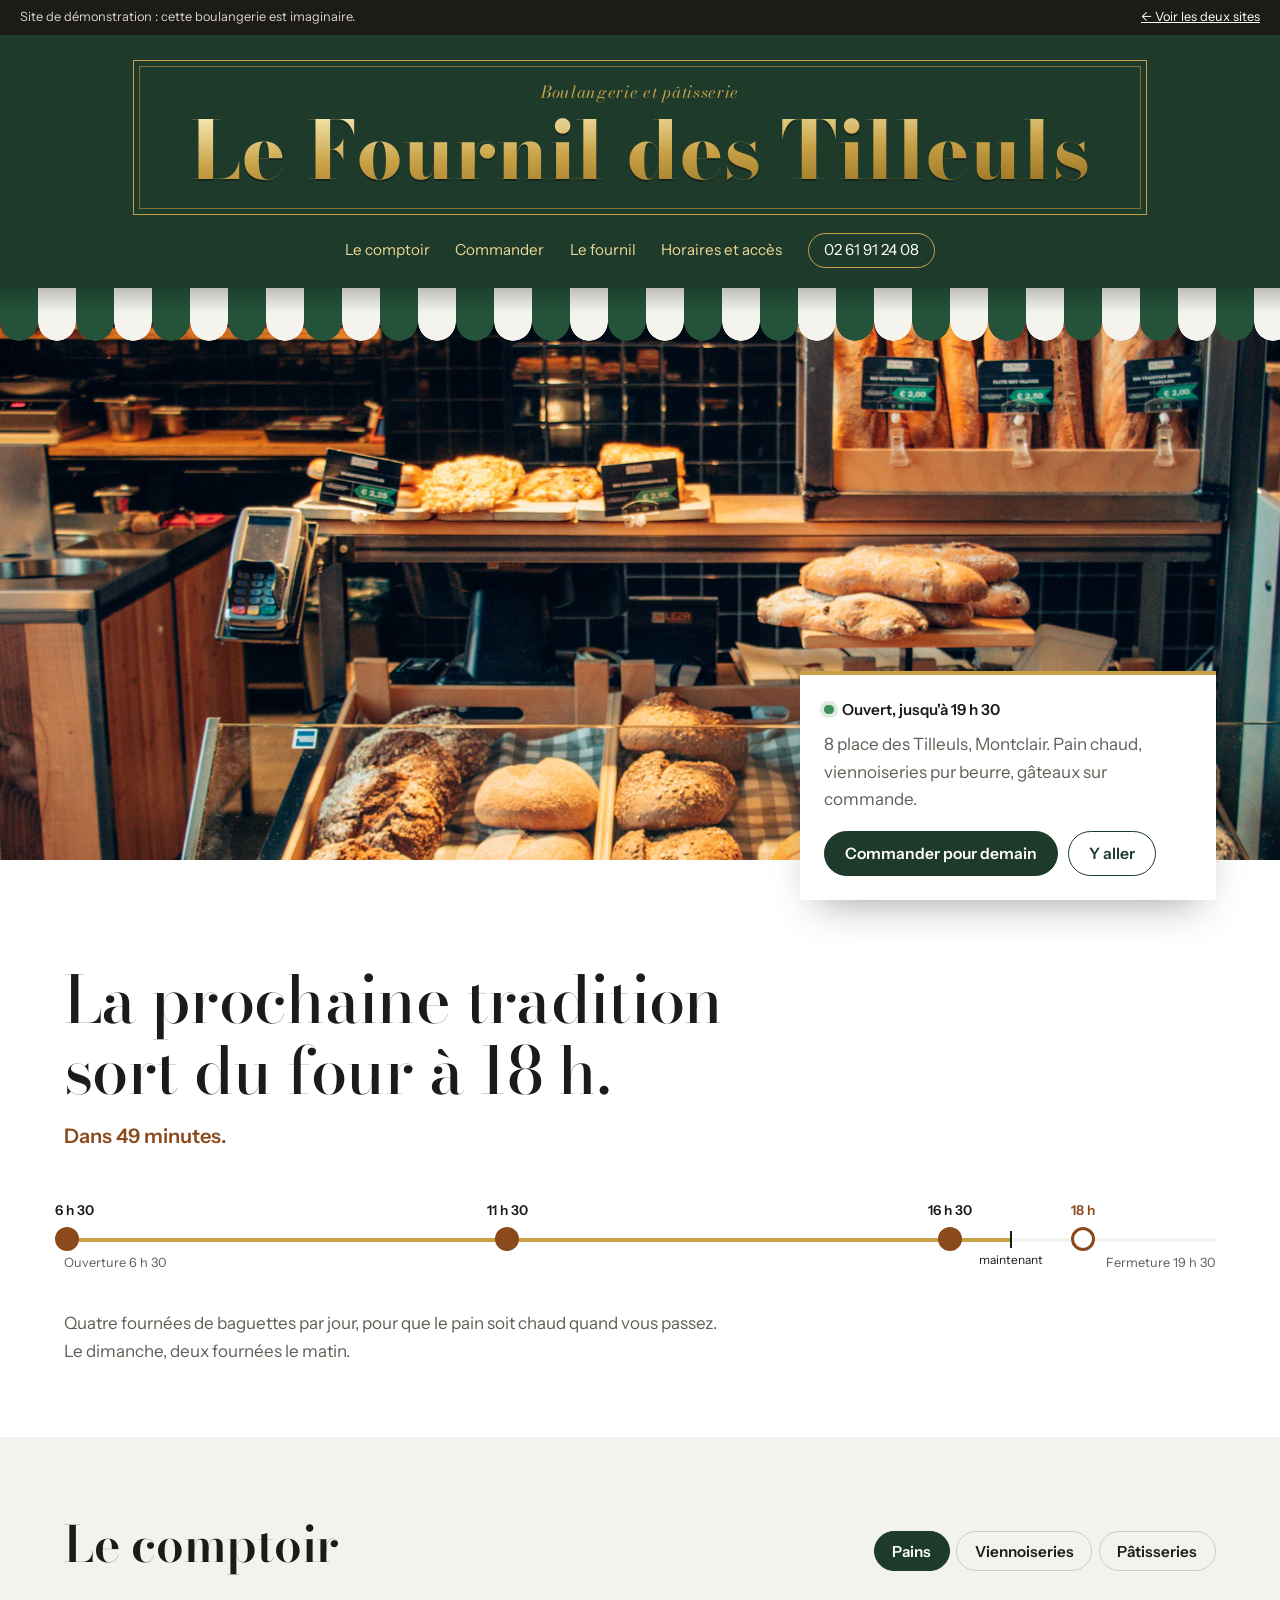
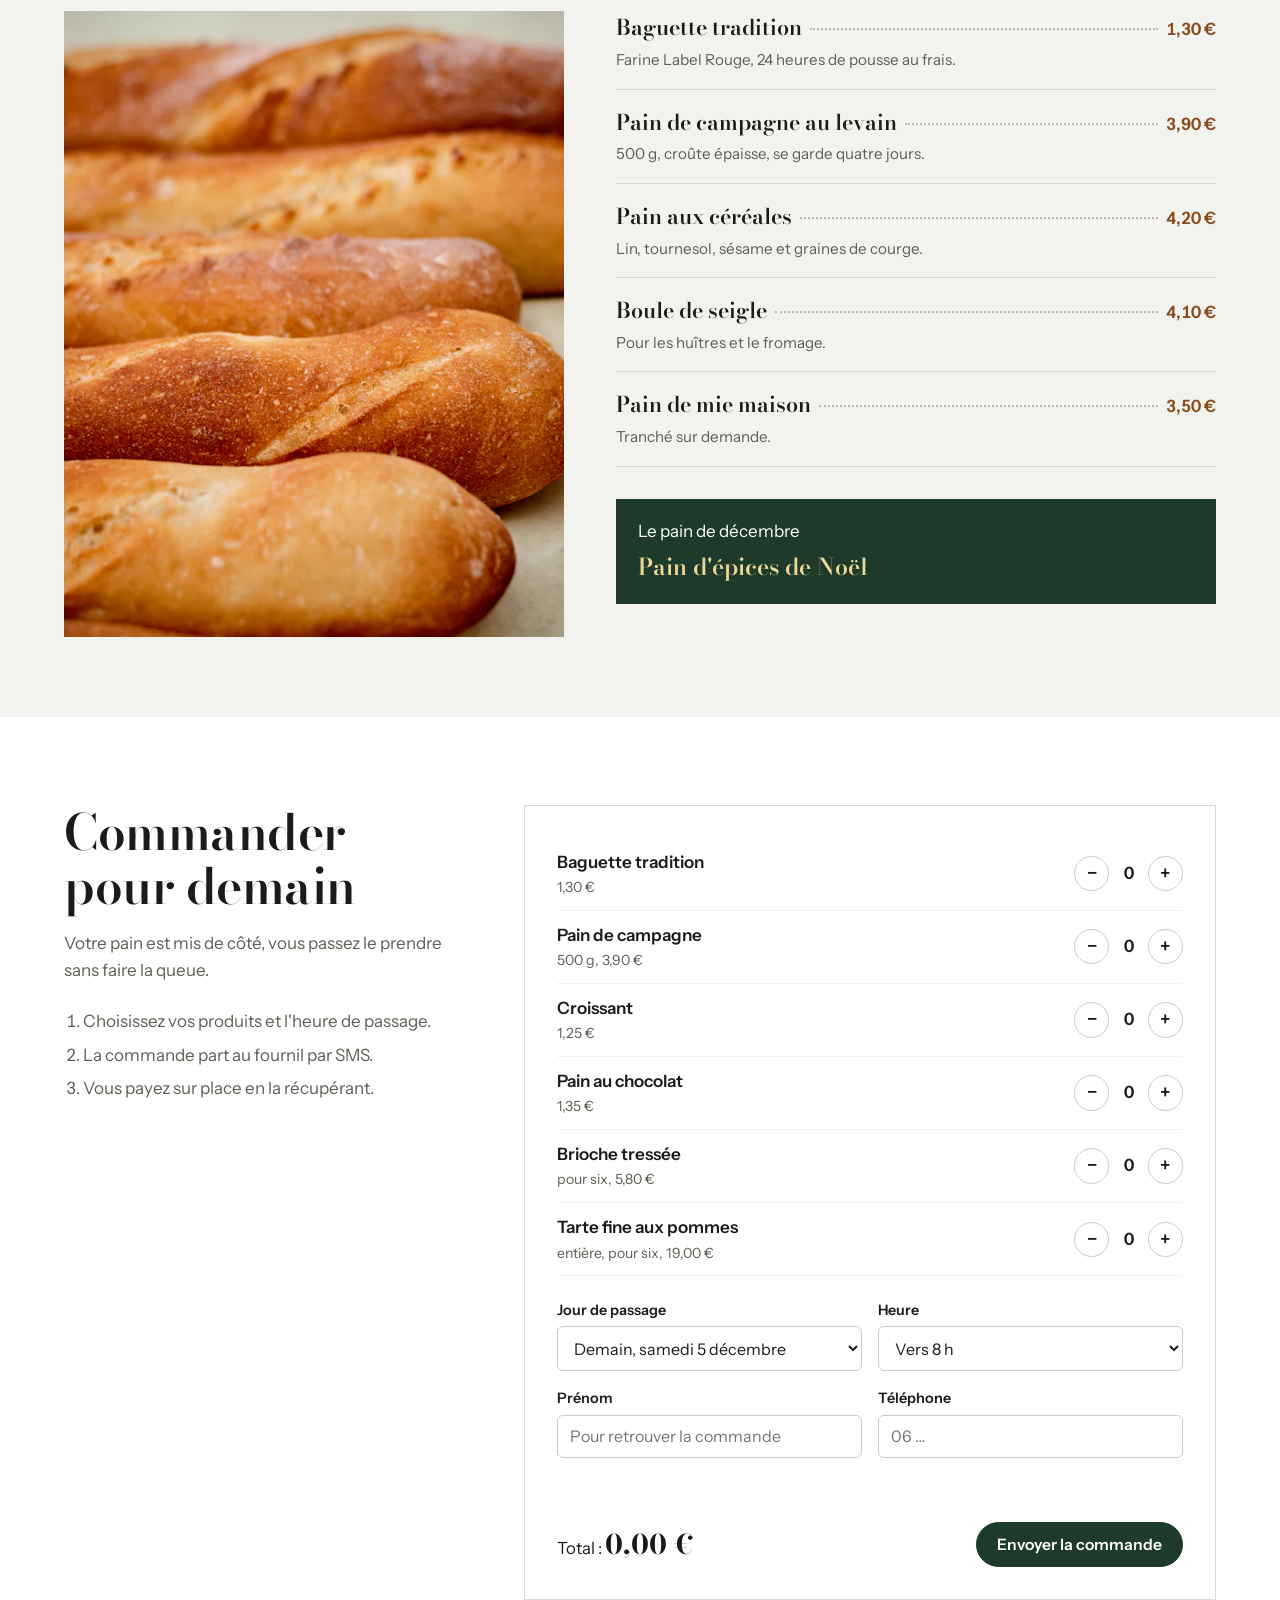
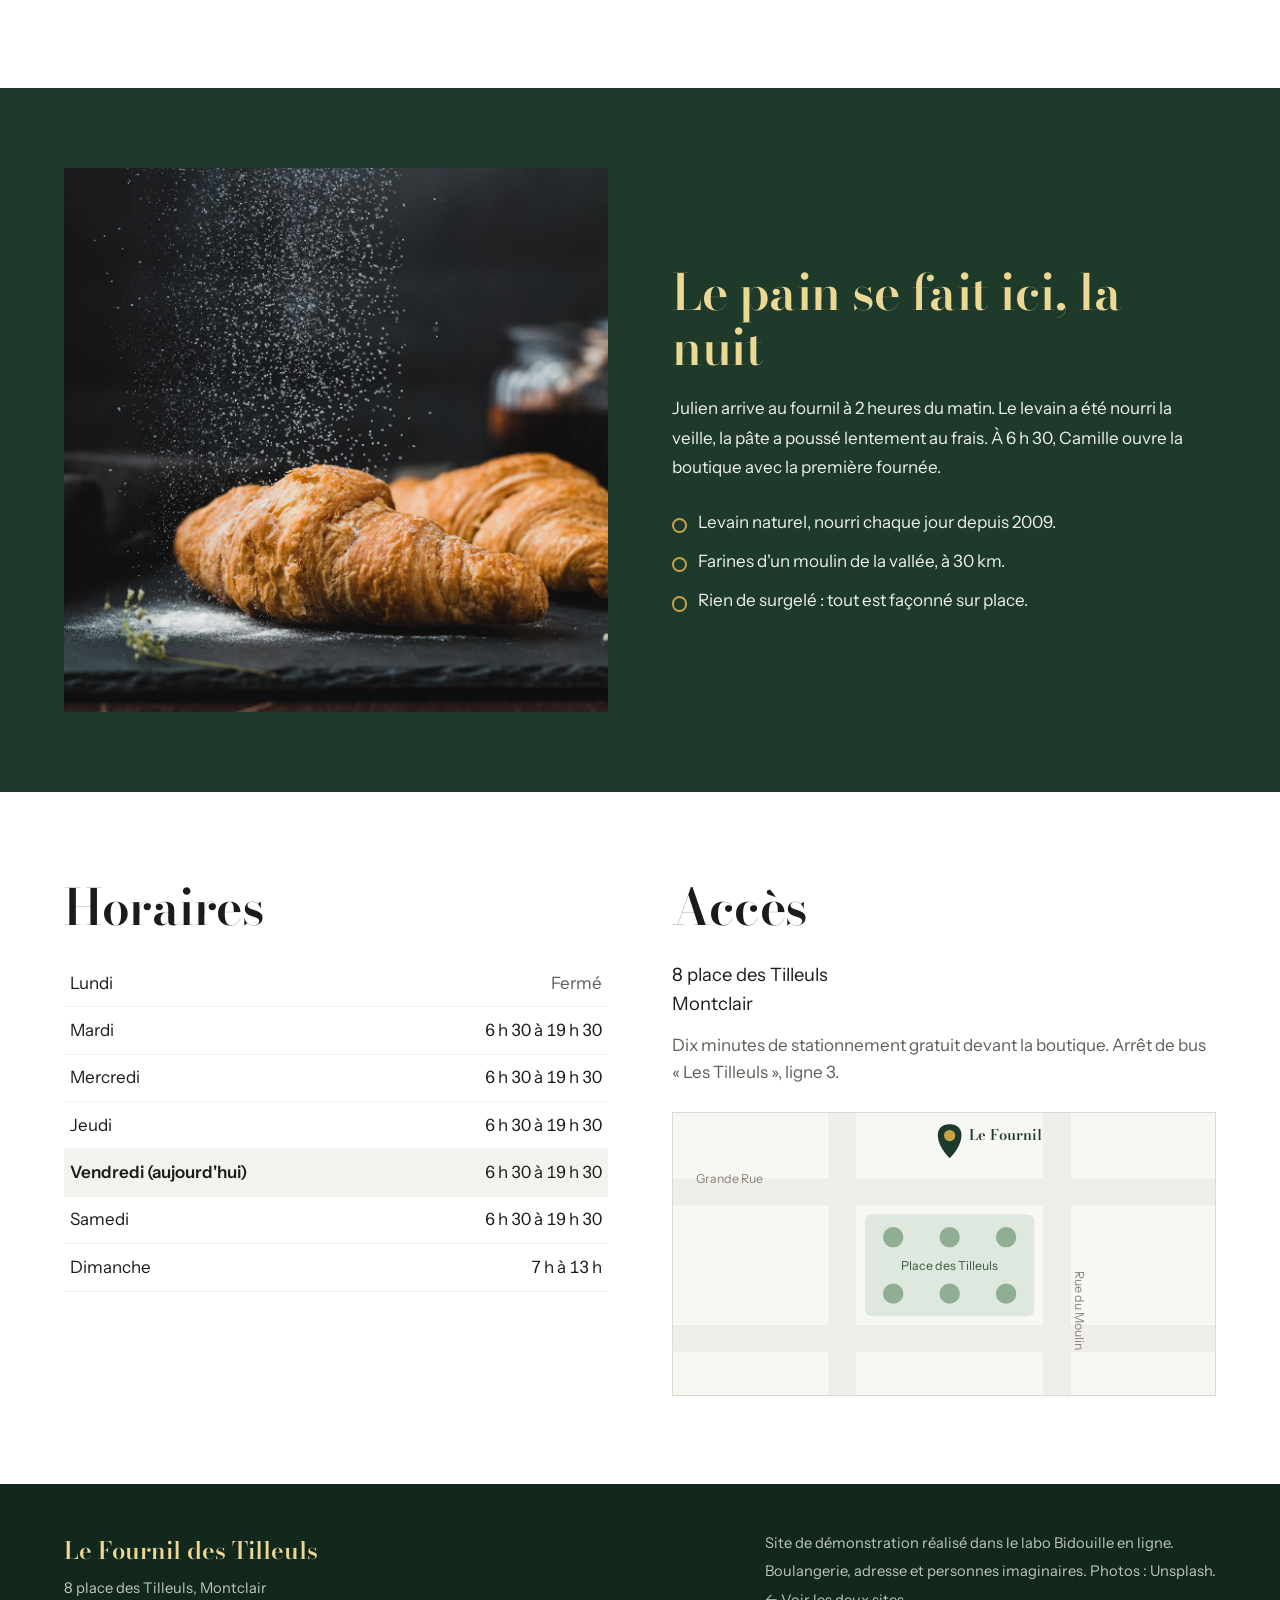
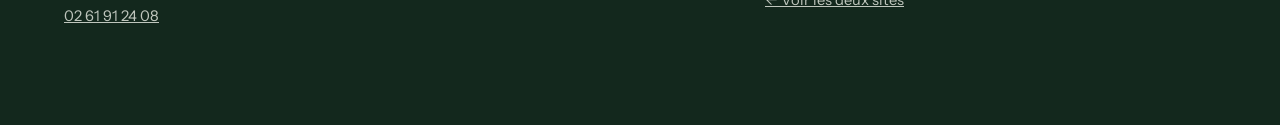
<file: experiences/003-sites-pour-commercants/boulangerie/index.html>
<!DOCTYPE html>
<html lang="fr">
<head>
  <meta charset="utf-8">
  <meta name="viewport" content="width=device-width, initial-scale=1">
  <title>Le Fournil des Tilleuls, boulangerie à Montclair</title>
  <meta name="description" content="Boulangerie et pâtisserie artisanale place des Tilleuls à Montclair. Pain au levain, viennoiseries pur beurre, commande pour le lendemain.">
  <link rel="preconnect" href="https://fonts.googleapis.com">
  <link rel="preconnect" href="https://fonts.gstatic.com" crossorigin>
  <link href="https://fonts.googleapis.com/css2?family=Bodoni+Moda:ital,opsz,wght@0,6..96,400..900;1,6..96,400..900&family=Instrument+Sans:wght@400..700&display=swap" rel="stylesheet">
  <style>
    :root {
      --vert: #1e3a2b;
      --vert-fonce: #13281d;
      --or: #c9a247;
      --or-clair: #ecd795;
      --papier: #ffffff;
      --farine: #f2f2ee;
      --encre: #1c1b18;
      --gris: #625e56;
      --croute: #8b4a1c;
      --serif: "Bodoni Moda", "Didot", Georgia, serif;
      --sans: "Instrument Sans", system-ui, sans-serif;
      --large: min(100% - 2.5rem, 72rem);
    }
    * { box-sizing: border-box; }
    html { scroll-behavior: smooth; scroll-padding-top: 1rem; }
    body {
      margin: 0;
      background: var(--papier);
      color: var(--encre);
      font: 400 1.0625rem/1.6 var(--sans);
      -webkit-font-smoothing: antialiased;
    }
    img { display: block; max-width: 100%; height: auto; }
    a { color: inherit; }
    :focus-visible { outline: 3px solid var(--or); outline-offset: 3px; border-radius: 2px; }
    h1, h2, h3 { font-family: var(--serif); font-weight: 600; line-height: 1.1; margin: 0; }
    h2 { font-size: clamp(2rem, 1.4rem + 2.4vw, 3.1rem); letter-spacing: -0.01em; }
    p { margin: 0; }

    /* Bandeau démo */
    .demo {
      display: flex; justify-content: space-between; gap: 1rem; flex-wrap: wrap;
      padding: 0.45rem 1.25rem;
      background: var(--encre); color: #d8d4ca;
      font-size: 0.8rem;
    }
    .demo a { color: #fff; }

    /* La devanture : enseigne + store */
    .facade { background: var(--vert); color: var(--or-clair); }
    .facade-haut {
      width: var(--large); margin: 0 auto;
      padding: 1.6rem 0 1.2rem;
      display: grid; gap: 1.1rem; justify-items: center;
    }
    .enseigne {
      text-align: center;
      padding: 1.1rem clamp(1.2rem, 5vw, 3.5rem) 1.25rem;
      border: 1px solid var(--or);
      box-shadow: inset 0 0 0 5px var(--vert), inset 0 0 0 6px rgba(201, 162, 71, 0.55);
    }
    .enseigne-metier {
      font-family: var(--serif); font-style: italic; font-size: 1.05rem;
      color: var(--or); letter-spacing: 0.04em;
    }
    .enseigne h1 {
      font-size: clamp(2.2rem, 1rem + 5.4vw, 5rem);
      font-weight: 800;
      letter-spacing: 0.01em;
      background: linear-gradient(178deg, #f6e7b0 10%, var(--or) 52%, #9a7526 90%);
      -webkit-background-clip: text; background-clip: text; color: transparent;
      filter: drop-shadow(0 2px 0 rgba(0, 0, 0, 0.35));
    }
    .nav {
      display: flex; flex-wrap: wrap; justify-content: center; align-items: center;
      gap: 0.3rem 1.6rem;
      font-size: 0.95rem;
    }
    .nav a { text-decoration: none; padding: 0.3rem 0; border-bottom: 1px solid transparent; }
    .nav a:hover { border-bottom-color: var(--or); }
    .nav .appel {
      border: 1px solid var(--or); border-radius: 999px; padding: 0.3rem 0.95rem;
      color: #fff;
    }
    .nav .appel:hover { background: var(--or); color: var(--vert-fonce); }
    .store {
      height: 54px;
      background:
        linear-gradient(rgba(0, 0, 0, 0.22), rgba(0, 0, 0, 0) 45%),
        repeating-linear-gradient(90deg, #24533a 0 38px, #f4f3ee 38px 76px);
      -webkit-mask:
        linear-gradient(#000 0 34px, transparent 0),
        radial-gradient(circle 19px at 19px 34px, #000 97%, transparent 100%) 0 0 / 38px 54px repeat-x;
              mask:
        linear-gradient(#000 0 34px, transparent 0),
        radial-gradient(circle 19px at 19px 34px, #000 97%, transparent 100%) 0 0 / 38px 54px repeat-x;
      position: relative; z-index: 2;
      margin-bottom: -40px;
    }

    /* La vitrine */
    .vitrine { position: relative; }
    .vitrine img {
      width: 100%; height: clamp(22rem, 62vh, 40rem); object-fit: cover; object-position: center 40%;
    }
    .vitrine-carte {
      position: absolute; right: max(1.25rem, calc((100% - 72rem) / 2)); bottom: -2.5rem;
      width: min(26rem, calc(100% - 2.5rem));
      background: var(--papier);
      padding: 1.4rem 1.5rem 1.5rem;
      box-shadow: 0 18px 40px -18px rgba(20, 30, 20, 0.45);
      border-top: 4px solid var(--or);
    }
    .etat { display: flex; align-items: center; gap: 0.55rem; font-weight: 600; font-size: 0.95rem; }
    .etat::before {
      content: ""; width: 0.6rem; height: 0.6rem; border-radius: 50%;
      background: #3d8c5a; box-shadow: 0 0 0 4px rgba(61, 140, 90, 0.18);
    }
    .etat.ferme::before { background: #a2483a; box-shadow: 0 0 0 4px rgba(162, 72, 58, 0.16); }
    .vitrine-carte p + p { margin-top: 0.6rem; color: var(--gris); }
    .vitrine-carte .boutons { display: flex; gap: 0.6rem; flex-wrap: wrap; margin-top: 1.1rem; }

    .bouton {
      display: inline-flex; align-items: center; justify-content: center; gap: 0.4rem;
      padding: 0.75rem 1.25rem;
      border-radius: 999px; border: 1px solid var(--vert);
      background: var(--vert); color: #fff;
      font: 600 0.98rem var(--sans); text-decoration: none; cursor: pointer;
    }
    .bouton:hover { background: var(--vert-fonce); }
    .bouton.clair { background: transparent; color: var(--vert); }
    .bouton.clair:hover { background: var(--farine); }

    /* Les fournées : la signature du site */
    .fournees { width: var(--large); margin: 0 auto; padding: 6.5rem 0 4.5rem; }
    .fournees h2 { max-width: 18ch; font-size: clamp(2.2rem, 1.2rem + 3.6vw, 4.2rem); font-weight: 500; }
    .fournees .sous-titre { margin-top: 0.8rem; font-size: 1.25rem; color: var(--croute); font-weight: 600; }
    .frise { margin-top: 3rem; position: relative; height: 5.5rem; }
    .frise-piste {
      position: absolute; left: 0; right: 0; top: 2.4rem; height: 4px; background: var(--farine); border-radius: 2px;
    }
    .frise-passe { position: absolute; left: 0; top: 2.4rem; height: 4px; background: var(--or); border-radius: 2px; }
    .frise-borne, .frise-fournee, .frise-maintenant { position: absolute; top: 0; transform: translateX(-50%); text-align: center; }
    .frise-borne { font-size: 0.8rem; color: var(--gris); top: 3.3rem; white-space: nowrap; }
    .frise-borne:first-of-type { transform: none; }
    .frise-borne.fin { transform: translateX(-100%); }
    .frise-fournee { font-size: 0.85rem; font-weight: 600; width: 5rem; }
    .frise-fournee::after {
      content: ""; display: block; margin: 0.35rem auto 0;
      width: 18px; height: 18px; border-radius: 50%;
      background: var(--papier); border: 3px solid var(--croute);
    }
    .frise-fournee.debut { transform: translateX(-9px); text-align: left; }
    .frise-fournee.debut::after { margin-left: 0; }
    .frise-fournee.passee::after { background: var(--croute); }
    .frise-fournee.prochaine { color: var(--croute); }
    .frise-fournee.prochaine::after { animation: chaud 2.4s ease-in-out infinite; }
    @keyframes chaud {
      50% { box-shadow: 0 0 0 9px rgba(139, 74, 28, 0.14); }
    }
    .frise-maintenant { top: 1.95rem; }
    .frise-maintenant span {
      display: block; width: 2px; height: 1.05rem; background: var(--encre); margin: 0 auto;
    }
    .frise-maintenant em { display: block; font-style: normal; font-size: 0.75rem; margin-top: 0.15rem; white-space: nowrap; }
    .fournees-note { margin-top: 1.4rem; color: var(--gris); max-width: 60ch; }

    /* Le comptoir */
    .comptoir { background: var(--farine); padding: 5rem 0; }
    .comptoir-dedans { width: var(--large); margin: 0 auto; }
    .entete-section { display: flex; justify-content: space-between; align-items: end; gap: 1.5rem; flex-wrap: wrap; }
    .onglets { display: flex; gap: 0.4rem; flex-wrap: wrap; }
    .onglets button {
      font: 600 0.95rem var(--sans);
      padding: 0.6rem 1.1rem; border-radius: 999px; cursor: pointer;
      border: 1px solid #cfccc2; background: transparent; color: var(--encre);
    }
    .onglets button[aria-selected="true"] { background: var(--vert); border-color: var(--vert); color: #fff; }
    .rayon { display: grid; grid-template-columns: minmax(0, 5fr) minmax(0, 6fr); gap: clamp(1.5rem, 4vw, 4rem); margin-top: 2.5rem; align-items: start; }
    .rayon[hidden] { display: none; }
    .rayon img { width: 100%; aspect-ratio: 4 / 5; object-fit: cover; }
    .tarifs { list-style: none; padding: 0; margin: 0; }
    .tarifs li { padding: 1rem 0; border-bottom: 1px solid #dcd9cf; }
    .tarifs li:first-child { padding-top: 0; }
    .ligne { display: flex; align-items: baseline; gap: 0.5rem; }
    .ligne .nom { font-family: var(--serif); font-size: 1.35rem; font-weight: 600; }
    .ligne .points { flex: 1; border-bottom: 2px dotted #b9b4a6; transform: translateY(-0.3rem); min-width: 1.5rem; }
    .ligne .prix { font-weight: 600; font-variant-numeric: tabular-nums; color: var(--croute); white-space: nowrap; }
    .tarifs .desc { color: var(--gris); font-size: 0.95rem; margin-top: 0.15rem; }
    .pain-du-mois {
      margin-top: 2rem; padding: 1.2rem 1.4rem;
      background: var(--vert); color: #fff;
      display: grid; gap: 0.2rem;
    }
    .pain-du-mois strong { font-family: var(--serif); font-size: 1.45rem; font-weight: 600; color: var(--or-clair); }

    /* Commander */
    .commander { width: var(--large); margin: 0 auto; padding: 5.5rem 0; display: grid; grid-template-columns: minmax(0, 4fr) minmax(0, 7fr); gap: clamp(2rem, 5vw, 5rem); }
    .commander-intro p { margin-top: 1rem; color: var(--gris); max-width: 36ch; }
    .commander-intro ol { margin: 1.5rem 0 0; padding-left: 1.2rem; color: var(--gris); }
    .commander-intro li + li { margin-top: 0.4rem; }
    .bon {
      border: 1px solid #dcd9cf; padding: clamp(1.2rem, 3vw, 2rem);
      background: var(--papier);
    }
    .articles { list-style: none; padding: 0; margin: 0; }
    .articles li { display: grid; grid-template-columns: 1fr auto; align-items: center; gap: 1rem; padding: 0.7rem 0; border-bottom: 1px solid var(--farine); }
    .articles .nom { font-weight: 600; }
    .articles .nom small { display: block; font-weight: 400; color: var(--gris); font-size: 0.88rem; }
    .compteur { display: flex; align-items: center; gap: 0.2rem; }
    .compteur button {
      width: 2.2rem; height: 2.2rem; border-radius: 50%;
      border: 1px solid #cfccc2; background: var(--papier); color: var(--encre);
      font: 600 1.2rem/1 var(--sans); cursor: pointer;
    }
    .compteur button:hover { border-color: var(--vert); }
    .compteur output { width: 2rem; text-align: center; font-weight: 600; font-variant-numeric: tabular-nums; }
    .champs { display: grid; grid-template-columns: 1fr 1fr; gap: 1rem; margin-top: 1.4rem; }
    .champ { display: grid; gap: 0.3rem; font-size: 0.9rem; font-weight: 600; }
    .champ input, .champ select {
      font: 400 1rem var(--sans); padding: 0.65rem 0.75rem;
      border: 1px solid #cfccc2; border-radius: 6px; background: var(--papier); color: var(--encre);
    }
    .total { display: flex; justify-content: space-between; align-items: center; gap: 1rem; flex-wrap: wrap; margin-top: 1.5rem; }
    .total p { font-size: 1.05rem; }
    .total strong { font-family: var(--serif); font-size: 1.7rem; }
    .erreur { color: #a2483a; font-weight: 600; margin-top: 0.8rem; min-height: 1.6em; }

    /* Le fournil */
    .fournil { background: var(--vert); color: #eef0ea; }
    .fournil-dedans { width: var(--large); margin: 0 auto; display: grid; grid-template-columns: minmax(0, 1fr) minmax(0, 1fr); align-items: center; gap: clamp(2rem, 5vw, 5rem); padding: 5rem 0; }
    .fournil img { width: 100%; aspect-ratio: 1; object-fit: cover; }
    .fournil h2 { color: var(--or-clair); }
    .fournil p { margin-top: 1.2rem; max-width: 52ch; line-height: 1.75; }
    .fournil ul { margin: 1.6rem 0 0; padding: 0; list-style: none; display: grid; gap: 0.75rem; }
    .fournil li { padding-left: 1.6rem; position: relative; }
    .fournil li::before { content: ""; position: absolute; left: 0; top: 0.55em; width: 0.7rem; height: 0.7rem; border: 2px solid var(--or); border-radius: 50%; }

    /* Horaires et accès */
    .infos { width: var(--large); margin: 0 auto; padding: 5.5rem 0; display: grid; grid-template-columns: minmax(0, 1fr) minmax(0, 1fr); gap: clamp(2rem, 5vw, 5rem); }
    .horaires { width: 100%; border-collapse: collapse; margin-top: 1.6rem; font-variant-numeric: tabular-nums; }
    .horaires th, .horaires td { text-align: left; padding: 0.6rem 0.4rem; border-bottom: 1px solid var(--farine); font-weight: 400; }
    .horaires td { text-align: right; }
    .horaires tr.aujourdhui { background: var(--farine); font-weight: 600; }
    .horaires tr.aujourdhui th { font-weight: 600; }
    .horaires .ferme-jour { color: var(--gris); }
    .acces address { font-style: normal; margin-top: 1.6rem; font-size: 1.15rem; }
    .acces p { margin-top: 0.8rem; color: var(--gris); }
    .plan { margin-top: 1.6rem; border: 1px solid #dcd9cf; background: #f7f7f3; }
    .plan svg { display: block; width: 100%; height: auto; }

    footer { background: var(--vert-fonce); color: #bfc6bd; padding: 3rem 0 6rem; font-size: 0.92rem; }
    .pied { width: var(--large); margin: 0 auto; display: flex; justify-content: space-between; gap: 2rem; flex-wrap: wrap; }
    .pied strong { font-family: var(--serif); font-size: 1.5rem; color: var(--or-clair); font-weight: 600; display: block; margin-bottom: 0.4rem; }
    .pied p + p { margin-top: 0.3rem; }

    /* Barre du bas sur téléphone */
    .barre-mobile { display: none; }

    dialog {
      border: 0; padding: 0; width: min(30rem, calc(100% - 2rem));
      box-shadow: 0 30px 80px -20px rgba(0, 0, 0, 0.5);
    }
    dialog::backdrop { background: rgba(19, 40, 29, 0.6); }
    .envoi { padding: 1.6rem; }
    .envoi h3 { font-size: 1.7rem; }
    .envoi > p { margin-top: 0.6rem; color: var(--gris); }
    .sms {
      margin: 1.2rem 0; padding: 0.9rem 1.1rem; border-radius: 18px 18px 4px 18px;
      background: #2f7d55; color: #fff; line-height: 1.5;
    }
    .sms-dest { font-size: 0.82rem; color: var(--gris); text-align: right; }
    .envoi .note { font-size: 0.85rem; background: var(--farine); padding: 0.6rem 0.8rem; margin: 1rem 0 1.2rem; }

    @media (max-width: 760px) {
      .nav a:not(.appel) { display: none; }
      .vitrine img { height: 19rem; }
      .vitrine-carte { position: relative; right: auto; bottom: auto; width: auto; margin: -3rem 1.25rem 0; }
      .fournees { padding-top: 3.5rem; }
      .rayon, .commander, .fournil-dedans, .infos { grid-template-columns: 1fr; }
      .rayon img { aspect-ratio: 16 / 10; }
      .champs { grid-template-columns: 1fr; }
      .frise-fournee { width: 3.6rem; font-size: 0.75rem; }
      .frise-borne { display: none; }
      .barre-mobile {
        display: grid; grid-template-columns: 1fr 1fr; gap: 0.6rem;
        position: fixed; left: 0; right: 0; bottom: 0; z-index: 10;
        padding: 0.7rem 1rem calc(0.7rem + env(safe-area-inset-bottom));
        background: rgba(255, 255, 255, 0.96); border-top: 1px solid #dcd9cf;
      }
    }
    @media (prefers-reduced-motion: reduce) {
      html { scroll-behavior: auto; }
      .frise-fournee.prochaine::after { animation: none; }
    }
  </style>
</head>
<body>
  <div class="demo">
    <span>Site de démonstration : cette boulangerie est imaginaire.</span>
    <a href="../">← Voir les deux sites</a>
  </div>

  <header class="facade">
    <div class="facade-haut">
      <div class="enseigne">
        <p class="enseigne-metier">Boulangerie et pâtisserie</p>
        <h1>Le Fournil des Tilleuls</h1>
      </div>
      <nav class="nav" aria-label="Menu">
        <a href="#comptoir">Le comptoir</a>
        <a href="#commander">Commander</a>
        <a href="#fournil">Le fournil</a>
        <a href="#infos">Horaires et accès</a>
        <a class="appel" href="tel:+33261912408">02 61 91 24 08</a>
      </nav>
    </div>
    <div class="store" aria-hidden="true"></div>
  </header>

  <main>
    <section class="vitrine" aria-label="La boutique">
      <img src="photos/boutique.webp" alt="L'intérieur de la boutique : baguettes debout, pains et viennoiseries en vitrine." width="1800" height="1200">
      <div class="vitrine-carte">
        <p class="etat" id="etat">Ouvert</p>
        <p id="etat-detail">8 place des Tilleuls, Montclair</p>
        <div class="boutons">
          <a class="bouton" href="#commander">Commander pour demain</a>
          <a class="bouton clair" href="#infos">Y aller</a>
        </div>
      </div>
    </section>

    <section class="fournees" aria-labelledby="fournee-titre">
      <h2 id="fournee-titre">La prochaine tradition sort du four à 16 h 30.</h2>
      <p class="sous-titre" id="fournee-delai">Dans 42 minutes.</p>
      <div class="frise" id="frise" aria-hidden="true"></div>
      <p class="fournees-note">Quatre fournées de baguettes par jour, pour que le pain soit chaud quand vous passez. Le dimanche, deux fournées le matin.</p>
    </section>

    <section class="comptoir" id="comptoir" aria-labelledby="comptoir-titre">
      <div class="comptoir-dedans">
        <div class="entete-section">
          <h2 id="comptoir-titre">Le comptoir</h2>
          <div class="onglets" role="tablist" aria-label="Rayons">
            <button role="tab" id="t-pains" aria-controls="r-pains" aria-selected="true">Pains</button>
            <button role="tab" id="t-viennoiseries" aria-controls="r-viennoiseries" aria-selected="false" tabindex="-1">Viennoiseries</button>
            <button role="tab" id="t-patisseries" aria-controls="r-patisseries" aria-selected="false" tabindex="-1">Pâtisseries</button>
          </div>
        </div>

        <div class="rayon" id="r-pains" role="tabpanel" aria-labelledby="t-pains">
          <img src="photos/baguettes.webp" alt="Des baguettes dorées alignées." loading="lazy" width="1000" height="667">
          <div>
            <ul class="tarifs">
              <li><div class="ligne"><span class="nom">Baguette tradition</span><span class="points"></span><span class="prix">1,30 €</span></div><p class="desc">Farine Label Rouge, 24 heures de pousse au frais.</p></li>
              <li><div class="ligne"><span class="nom">Pain de campagne au levain</span><span class="points"></span><span class="prix">3,90 €</span></div><p class="desc">500 g, croûte épaisse, se garde quatre jours.</p></li>
              <li><div class="ligne"><span class="nom">Pain aux céréales</span><span class="points"></span><span class="prix">4,20 €</span></div><p class="desc">Lin, tournesol, sésame et graines de courge.</p></li>
              <li><div class="ligne"><span class="nom">Boule de seigle</span><span class="points"></span><span class="prix">4,10 €</span></div><p class="desc">Pour les huîtres et le fromage.</p></li>
              <li><div class="ligne"><span class="nom">Pain de mie maison</span><span class="points"></span><span class="prix">3,50 €</span></div><p class="desc">Tranché sur demande.</p></li>
            </ul>
            <div class="pain-du-mois">
              <span id="mois-label">Le pain de novembre</span>
              <strong id="mois-pain">Châtaigne et noisette</strong>
            </div>
          </div>
        </div>

        <div class="rayon" id="r-viennoiseries" role="tabpanel" aria-labelledby="t-viennoiseries" hidden>
          <img src="photos/croissants.webp" alt="Une plaque de croissants bien feuilletés." loading="lazy" width="1000" height="667">
          <ul class="tarifs">
            <li><div class="ligne"><span class="nom">Croissant au beurre</span><span class="points"></span><span class="prix">1,25 €</span></div><p class="desc">Beurre AOP Charentes-Poitou, feuilleté sur trois jours.</p></li>
            <li><div class="ligne"><span class="nom">Pain au chocolat</span><span class="points"></span><span class="prix">1,35 €</span></div><p class="desc">Deux barres de chocolat noir à 64 %.</p></li>
            <li><div class="ligne"><span class="nom">Chausson aux pommes</span><span class="points"></span><span class="prix">1,90 €</span></div><p class="desc">Compote maison, pommes du verger voisin.</p></li>
            <li><div class="ligne"><span class="nom">Roulé à la cannelle</span><span class="points"></span><span class="prix">2,10 €</span></div><p class="desc">Le préféré du mercredi après-midi.</p></li>
            <li><div class="ligne"><span class="nom">Brioche tressée</span><span class="points"></span><span class="prix">5,80 €</span></div><p class="desc">Pour six, le week-end uniquement.</p></li>
          </ul>
        </div>

        <div class="rayon" id="r-patisseries" role="tabpanel" aria-labelledby="t-patisseries" hidden>
          <img src="photos/patisserie.webp" alt="Un gâteau au chocolat nappé et décoré de rosaces." loading="lazy" width="1000" height="667">
          <ul class="tarifs">
            <li><div class="ligne"><span class="nom">Éclair au café</span><span class="points"></span><span class="prix">3,20 €</span></div><p class="desc">Crème au café infusé à froid.</p></li>
            <li><div class="ligne"><span class="nom">Paris-brest</span><span class="points"></span><span class="prix">3,90 €</span></div><p class="desc">Praliné noisette maison.</p></li>
            <li><div class="ligne"><span class="nom">Flan pâtissier</span><span class="points"></span><span class="prix">2,80 €</span></div><p class="desc">À la vanille de Madagascar, la part.</p></li>
            <li><div class="ligne"><span class="nom">Tarte fine aux pommes</span><span class="points"></span><span class="prix">3,40 €</span></div><p class="desc">La part. Entière pour six : 19 €.</p></li>
            <li><div class="ligne"><span class="nom">Gâteau chocolat d'anniversaire</span><span class="points"></span><span class="prix">dès 24 €</span></div><p class="desc">Sur commande, 48 heures à l'avance, prénom offert.</p></li>
          </ul>
        </div>
      </div>
    </section>

    <section class="commander" id="commander" aria-labelledby="commander-titre">
      <div class="commander-intro">
        <h2 id="commander-titre">Commander pour demain</h2>
        <p>Votre pain est mis de côté, vous passez le prendre sans faire la queue.</p>
        <ol>
          <li>Choisissez vos produits et l'heure de passage.</li>
          <li>La commande part au fournil par SMS.</li>
          <li>Vous payez sur place en la récupérant.</li>
        </ol>
      </div>

      <form class="bon" id="bon" novalidate>
        <ul class="articles" id="articles"></ul>
        <div class="champs">
          <label class="champ">Jour de passage
            <select id="jour"></select>
          </label>
          <label class="champ">Heure
            <select id="heure"></select>
          </label>
          <label class="champ">Prénom
            <input id="prenom" autocomplete="given-name" placeholder="Pour retrouver la commande">
          </label>
          <label class="champ">Téléphone
            <input id="tel" type="tel" autocomplete="tel" placeholder="06 …">
          </label>
        </div>
        <p class="erreur" id="erreur" role="alert"></p>
        <div class="total">
          <p>Total : <strong id="total">0,00 €</strong></p>
          <button class="bouton" type="submit">Envoyer la commande</button>
        </div>
      </form>
    </section>

    <section class="fournil" id="fournil" aria-labelledby="fournil-titre">
      <div class="fournil-dedans">
        <img src="photos/fournil.webp" alt="Un croissant saupoudré de farine sur une plaque sombre." loading="lazy" width="1400" height="933">
        <div>
          <h2 id="fournil-titre">Le pain se fait ici, la nuit</h2>
          <p>Julien arrive au fournil à 2 heures du matin. Le levain a été nourri la veille, la pâte a poussé lentement au frais. À 6 h 30, Camille ouvre la boutique avec la première fournée.</p>
          <ul>
            <li>Levain naturel, nourri chaque jour depuis 2009.</li>
            <li>Farines d'un moulin de la vallée, à 30 km.</li>
            <li>Rien de surgelé : tout est façonné sur place.</li>
          </ul>
        </div>
      </div>
    </section>

    <section class="infos" id="infos" aria-labelledby="infos-titre">
      <div>
        <h2 id="infos-titre">Horaires</h2>
        <table class="horaires" id="horaires"><caption class="sr" hidden>Horaires d'ouverture</caption><tbody></tbody></table>
      </div>
      <div class="acces">
        <h2>Accès</h2>
        <address>8 place des Tilleuls<br>Montclair</address>
        <p>Dix minutes de stationnement gratuit devant la boutique. Arrêt de bus « Les Tilleuls », ligne 3.</p>
        <div class="plan">
          <svg viewBox="0 0 480 250" role="img" aria-label="Plan : la boulangerie est au nord de la place des Tilleuls, à l'angle de la Grande Rue.">
            <rect width="480" height="250" fill="#f7f7f3"/>
            <path d="M0 70 H480 M0 200 H480 M150 0 V250 M340 0 V250" stroke="#fff" stroke-width="22"/>
            <path d="M0 70 H480 M0 200 H480 M150 0 V250 M340 0 V250" stroke="#e1dfd7" stroke-width="24" stroke-dasharray="0" opacity=".5"/>
            <rect x="170" y="90" width="150" height="90" rx="6" fill="#dfe8df"/>
            <g fill="#8fae94">
              <circle cx="195" cy="110" r="9"/><circle cx="245" cy="110" r="9"/><circle cx="295" cy="110" r="9"/>
              <circle cx="195" cy="160" r="9"/><circle cx="245" cy="160" r="9"/><circle cx="295" cy="160" r="9"/>
            </g>
            <text x="245" y="139" text-anchor="middle" font-family="Instrument Sans, sans-serif" font-size="11" fill="#3c5a44">Place des Tilleuls</text>
            <text x="20" y="62" font-family="Instrument Sans, sans-serif" font-size="11" fill="#8a867b">Grande Rue</text>
            <text x="356" y="140" font-family="Instrument Sans, sans-serif" font-size="11" fill="#8a867b" transform="rotate(90 356 140)">Rue du Moulin</text>
            <g transform="translate(245 40)">
              <path d="M0 0 C-14 -14 -14 -30 0 -30 C14 -30 14 -14 0 0 Z" fill="#1e3a2b"/>
              <circle cy="-20" r="5" fill="#c9a247"/>
            </g>
            <text x="262" y="24" font-family="Bodoni Moda, serif" font-size="13" font-weight="600" fill="#1e3a2b">Le Fournil</text>
          </svg>
        </div>
      </div>
    </section>
  </main>

  <footer>
    <div class="pied">
      <div>
        <strong>Le Fournil des Tilleuls</strong>
        <p>8 place des Tilleuls, Montclair</p>
        <p><a href="tel:+33261912408">02 61 91 24 08</a></p>
      </div>
      <div>
        <p>Site de démonstration réalisé dans le labo Bidouille en ligne.</p>
        <p>Boulangerie, adresse et personnes imaginaires. Photos : Unsplash.</p>
        <p><a href="../">← Voir les deux sites</a></p>
      </div>
    </div>
  </footer>

  <div class="barre-mobile">
    <a class="bouton clair" href="tel:+33261912408">Appeler</a>
    <a class="bouton" href="#commander">Commander</a>
  </div>

  <dialog id="envoi">
    <div class="envoi">
      <h3>Commande prête à partir</h3>
      <p>Voici le SMS envoyé au fournil. Julien ou Camille répondent pour confirmer.</p>
      <div class="sms" id="sms"></div>
      <p class="sms-dest">À : Le Fournil des Tilleuls</p>
      <p class="note">Démonstration : aucun message n'est réellement envoyé.</p>
      <form method="dialog"><button class="bouton">Fermer</button></form>
    </div>
  </dialog>

  <script>
    // Heure simulée possible pour les captures : ?heure=2026-11-10T16:05
    const parametre = new URLSearchParams(location.search).get("heure");
    const maintenant = parametre && !isNaN(new Date(parametre)) ? new Date(parametre) : new Date();

    const JOURS = ["dimanche", "lundi", "mardi", "mercredi", "jeudi", "vendredi", "samedi"];
    const MOIS = ["janvier", "février", "mars", "avril", "mai", "juin", "juillet", "août", "septembre", "octobre", "novembre", "décembre"];
    const h = (heures, minutes = 0) => heures * 60 + minutes;
    // Ouverture [début, fin] en minutes, par jour (0 = dimanche). null = fermé.
    const OUVERTURE = [[h(7), h(13)], null, [h(6, 30), h(19, 30)], [h(6, 30), h(19, 30)], [h(6, 30), h(19, 30)], [h(6, 30), h(19, 30)], [h(6, 30), h(19, 30)]];
    const FOURNEES = (jour) => jour === 0 ? [h(7), h(10)] : [h(6, 30), h(11, 30), h(16, 30), h(18)];

    const heureTexte = (m) => {
      const hh = Math.floor(m / 60), mm = m % 60;
      return mm ? `${hh} h ${String(mm).padStart(2, "0")}` : `${hh} h`;
    };
    const dureeTexte = (min) => {
      if (min < 60) return `${min} minute${min > 1 ? "s" : ""}`;
      const hh = Math.floor(min / 60), mm = min % 60;
      return mm ? `${hh} h ${String(mm).padStart(2, "0")}` : `${hh} heure${hh > 1 ? "s" : ""}`;
    };
    const jourRelatif = (decalage, jour) => decalage === 0 ? "aujourd'hui" : decalage === 1 ? "demain" : JOURS[jour];

    const jour = maintenant.getDay();
    const minute = maintenant.getHours() * 60 + maintenant.getMinutes();
    const ouvertAujourdhui = OUVERTURE[jour];
    const estOuvert = ouvertAujourdhui && minute >= ouvertAujourdhui[0] && minute < ouvertAujourdhui[1];

    function prochaineOuverture() {
      for (let d = 0; d < 8; d++) {
        const j = (jour + d) % 7, o = OUVERTURE[j];
        if (o && (d > 0 || minute < o[0])) return { decalage: d, jour: j, debut: o[0] };
      }
    }

    // État : ouvert / fermé
    const etat = document.getElementById("etat");
    const etatDetail = document.getElementById("etat-detail");
    if (estOuvert) {
      etat.textContent = `Ouvert, jusqu'à ${heureTexte(ouvertAujourdhui[1])}`;
    } else {
      const p = prochaineOuverture();
      etat.classList.add("ferme");
      etat.textContent = `Fermé, ouvre ${p.decalage ? jourRelatif(p.decalage, p.jour) + " " : ""}à ${heureTexte(p.debut)}`;
    }
    etatDetail.textContent = "8 place des Tilleuls, Montclair. Pain chaud, viennoiseries pur beurre, gâteaux sur commande.";

    // Fournées : titre, délai et frise
    const titre = document.getElementById("fournee-titre");
    const delai = document.getElementById("fournee-delai");
    let jourFrise = jour, avecMaintenant = Boolean(ouvertAujourdhui);
    const fourneesDuJour = ouvertAujourdhui ? FOURNEES(jour) : [];
    const recente = fourneesDuJour.filter((f) => f <= minute && minute - f < 25).pop();
    const prochaine = estOuvert || (ouvertAujourdhui && minute < ouvertAujourdhui[0]) ? fourneesDuJour.find((f) => f > minute) : undefined;

    if (estOuvert && recente !== undefined) {
      titre.textContent = "La tradition vient de sortir du four.";
      delai.textContent = minute === recente ? "À l'instant. Elle est encore tiède." : `Il y a ${dureeTexte(minute - recente)}. Elle est encore tiède.`;
    } else if (prochaine !== undefined) {
      titre.textContent = `La prochaine tradition sort du four à ${heureTexte(prochaine)}.`;
      delai.textContent = `Dans ${dureeTexte(prochaine - minute)}.`;
    } else {
      const p = prochaineOuverture();
      titre.textContent = "Les fours se reposent.";
      delai.textContent = `Première fournée ${jourRelatif(p.decalage, p.jour)} à ${heureTexte(FOURNEES(p.jour)[0])}.`;
      jourFrise = p.jour;
      avecMaintenant = false;
    }

    const frise = document.getElementById("frise");
    const [debut, fin] = OUVERTURE[jourFrise];
    const position = (m) => `${((m - debut) / (fin - debut)) * 100}%`;
    let html = `<div class="frise-piste"></div>`;
    if (avecMaintenant && minute > debut) html += `<div class="frise-passe" style="width:${position(Math.min(minute, fin))}"></div>`;
    html += `<span class="frise-borne" style="left:0">Ouverture ${heureTexte(debut)}</span>`;
    html += `<span class="frise-borne fin" style="left:100%">Fermeture ${heureTexte(fin)}</span>`;
    FOURNEES(jourFrise).forEach((f) => {
      const classe = (avecMaintenant && f <= minute ? "passee" : (f === prochaine ? "prochaine" : "")) + (f === debut ? " debut" : "");
      html += `<span class="frise-fournee ${classe}" style="left:${position(f)}">${heureTexte(f)}</span>`;
    });
    if (avecMaintenant && minute > debut && minute < fin) {
      html += `<span class="frise-maintenant" style="left:${position(minute)}"><span></span><em>maintenant</em></span>`;
    }
    frise.innerHTML = html;

    // Pain du mois
    const PAINS_DU_MOIS = ["Pain aux figues", "Seigle et miel", "Pain aux olives", "Pain à l'ail des ours", "Pain au pesto", "Pain aux tomates séchées", "Fougasse au romarin", "Pain au maïs", "Raisin et noix", "Pain à la courge", "Châtaigne et noisette", "Pain d'épices de Noël"];
    document.getElementById("mois-label").textContent = `Le pain ${/^[aeiou]/.test(MOIS[maintenant.getMonth()]) ? "d'" : "de "}${MOIS[maintenant.getMonth()]}`;
    document.getElementById("mois-pain").textContent = PAINS_DU_MOIS[maintenant.getMonth()];

    // Onglets du comptoir
    const onglets = [...document.querySelectorAll('[role="tab"]')];
    function choisirOnglet(onglet) {
      onglets.forEach((o) => {
        const actif = o === onglet;
        o.setAttribute("aria-selected", actif);
        o.tabIndex = actif ? 0 : -1;
        document.getElementById(o.getAttribute("aria-controls")).hidden = !actif;
      });
    }
    onglets.forEach((o, i) => {
      o.addEventListener("click", () => choisirOnglet(o));
      o.addEventListener("keydown", (e) => {
        const pas = e.key === "ArrowRight" ? 1 : e.key === "ArrowLeft" ? -1 : 0;
        if (!pas) return;
        const suivant = onglets[(i + pas + onglets.length) % onglets.length];
        choisirOnglet(suivant); suivant.focus();
      });
    });

    // Horaires
    const corps = document.querySelector("#horaires tbody");
    [1, 2, 3, 4, 5, 6, 0].forEach((j) => {
      const o = OUVERTURE[j];
      const tr = document.createElement("tr");
      if (j === jour) tr.className = "aujourdhui";
      tr.innerHTML = `<th scope="row">${JOURS[j][0].toUpperCase() + JOURS[j].slice(1)}${j === jour ? " (aujourd'hui)" : ""}</th>` +
        (o ? `<td>${heureTexte(o[0])} à ${heureTexte(o[1])}</td>` : `<td class="ferme-jour">Fermé</td>`);
      corps.append(tr);
    });

    // Bon de commande
    const PRODUITS = [
      { nom: "Baguette tradition", prix: 1.3, pluriel: "baguettes tradition" },
      { nom: "Pain de campagne", detail: "500 g", prix: 3.9, pluriel: "pains de campagne" },
      { nom: "Croissant", prix: 1.25, pluriel: "croissants" },
      { nom: "Pain au chocolat", prix: 1.35, pluriel: "pains au chocolat" },
      { nom: "Brioche tressée", detail: "pour six", prix: 5.8, pluriel: "brioches tressées" },
      { nom: "Tarte fine aux pommes", detail: "entière, pour six", prix: 19, pluriel: "tartes fines aux pommes" },
    ];
    const quantites = PRODUITS.map(() => 0);
    const euros = (n) => n.toLocaleString("fr-FR", { style: "currency", currency: "EUR" });
    const liste = document.getElementById("articles");
    PRODUITS.forEach((p, i) => {
      const li = document.createElement("li");
      li.innerHTML = `<span class="nom">${p.nom}<small>${p.detail ? p.detail + ", " : ""}${euros(p.prix)}</small></span>
        <span class="compteur">
          <button type="button" data-pas="-1" aria-label="Retirer : ${p.nom}">−</button>
          <output aria-live="polite">0</output>
          <button type="button" data-pas="1" aria-label="Ajouter : ${p.nom}">+</button>
        </span>`;
      li.querySelectorAll("button").forEach((b) => b.addEventListener("click", () => {
        quantites[i] = Math.max(0, Math.min(30, quantites[i] + Number(b.dataset.pas)));
        li.querySelector("output").textContent = quantites[i];
        majTotal();
      }));
      liste.append(li);
    });
    function majTotal() {
      const total = PRODUITS.reduce((s, p, i) => s + p.prix * quantites[i], 0);
      document.getElementById("total").textContent = euros(total);
      return total;
    }

    // Jours de passage : les 6 prochains jours d'ouverture, à partir de demain
    const choixJour = document.getElementById("jour");
    const choixHeure = document.getElementById("heure");
    for (let d = 1, n = 0; n < 6 && d < 14; d++) {
      const date = new Date(maintenant); date.setDate(date.getDate() + d);
      if (!OUVERTURE[date.getDay()]) continue;
      const libelle = `${d === 1 ? "Demain, " : ""}${JOURS[date.getDay()]} ${date.getDate()} ${MOIS[date.getMonth()]}`;
      choixJour.add(new Option(libelle.charAt(0).toUpperCase() + libelle.slice(1), date.getDay()));
      n++;
    }
    function majHeures() {
      const [o, f] = OUVERTURE[Number(choixJour.value)];
      choixHeure.innerHTML = "";
      for (let m = o + 30; m <= f - 30; m += 30) choixHeure.add(new Option(`Vers ${heureTexte(m)}`, heureTexte(m)));
      choixHeure.selectedIndex = Math.min(2, choixHeure.options.length - 1);
    }
    choixJour.addEventListener("change", majHeures);
    majHeures();

    document.getElementById("bon").addEventListener("submit", (e) => {
      e.preventDefault();
      const erreur = document.getElementById("erreur");
      const prenom = document.getElementById("prenom").value.trim();
      const total = majTotal();
      if (!total) { erreur.textContent = "Ajoutez au moins un produit avec le bouton +."; return; }
      if (!prenom) { erreur.textContent = "Indiquez votre prénom pour qu'on retrouve la commande."; document.getElementById("prenom").focus(); return; }
      erreur.textContent = "";
      const lignes = PRODUITS.map((p, i) => quantites[i] ? `${quantites[i]} ${quantites[i] > 1 ? p.pluriel : p.nom.toLowerCase()}` : null).filter(Boolean);
      const texteListe = lignes.length > 1 ? lignes.slice(0, -1).join(", ") + " et " + lignes.at(-1) : lignes[0];
      const jourChoisi = choixJour.options[choixJour.selectedIndex].text.replace(/^Demain, /, "").toLowerCase();
      document.getElementById("sms").textContent =
        `Bonjour, c'est ${prenom}. Je voudrais pour ${jourChoisi}, ${choixHeure.value.toLowerCase()} : ${texteListe}. Total ${euros(total)}. Merci !`;
      document.getElementById("envoi").showModal();
    });
  </script>
</body>
</html>
</file>
<file: experiences/002-rappel-de-la-semaine/rappel.css>
/* Rappel de la semaine : base commune à tous les modèles.
   Toutes les classes sont préfixées « rs- » (règle de Chez Miaouss).
   Chaque modèle se limite à .rs-scene[data-modele="…"]. */

/* ---------- Page de la maquette ---------- */

.rs-page {
  margin: 0;
  min-height: 100vh;
  font: 400 16px/1.45 system-ui, -apple-system, "Segoe UI", Roboto, sans-serif;
  color: #d9cabe;
  background: #2a2324;
}

.rs-page a { color: #fbbf80; }
.rs-page :focus-visible { outline: 3px solid #fbbf80; outline-offset: 3px; }

.rs-retour { display: inline-block; margin: 0.75rem 1rem 0; }

.rs-maquette {
  display: grid;
  gap: 2rem;
  justify-content: center;
  align-items: start;
  padding: 1.25rem 1rem 3rem;
}

@media (min-width: 860px) {
  .rs-maquette { grid-template-columns: auto minmax(0, 22rem); padding-top: 1.5rem; }
}

/* Le téléphone */
.rs-telephone {
  width: 390px;
  height: 800px;
  padding: 11px;
  border-radius: 50px;
  background: #121012;
  box-shadow: 0 0 0 2px #3a3234, 0 30px 60px rgba(0, 0, 0, 0.45);
}

.rs-scene {
  position: relative;
  width: 100%;
  height: 100%;
  overflow: hidden;
  border-radius: 40px;
  container-type: size;
  isolation: isolate;
  user-select: none;
  -webkit-user-select: none;
  touch-action: manipulation;
  cursor: pointer;
  color: #3a2e2a;
  background: #f6eee4;
  font-family: ui-rounded, "SF Pro Rounded", "Nunito", "Quicksand", system-ui, sans-serif;
}

.rs-scene:focus-visible { outline: 3px solid #fbbf80; outline-offset: 4px; }

/* Sur un vrai téléphone : la story prend tout l'écran, les réglages sont en dessous. */
@media (max-width: 560px) {
  .rs-maquette { padding: 0 0 3rem; gap: 1.25rem; }
  /* Le lien de retour garde une hauteur fixe, et la story tient dans ce qui reste de l'écran. */
  .rs-retour { display: block; height: 2.4rem; margin: 0 1rem; line-height: 2.4rem; font-size: 0.9rem; }
  .rs-telephone { width: 100vw; height: calc(100svh - 2.4rem); padding: 0; border-radius: 0; background: none; box-shadow: none; }
  .rs-scene { border-radius: 0; }
  .rs-reglages { padding: 0 1rem; }
}

/* Réglages de la maquette */
.rs-reglages h1 { margin: 0; font-size: 1.6rem; line-height: 1.15; color: #f3e6da; }
.rs-reglages > p { margin: 0.5rem 0 0; }
.rs-reglages .rs-aide { color: #a8988c; font-size: 0.9rem; }

.rs-groupe { margin-top: 1.4rem; }
.rs-groupe-titre { display: block; margin-bottom: 0.5rem; font-weight: 700; color: #f3e6da; }

.rs-choix { display: flex; flex-wrap: wrap; gap: 0.4rem; }

.rs-choix button, .rs-semaine-choix button, .rs-recommencer {
  font: inherit;
  font-size: 0.95rem;
  color: #f3e6da;
  background: #3a3133;
  border: 1px solid #554749;
  border-radius: 999px;
  padding: 0.4rem 0.8rem;
  cursor: pointer;
}

.rs-choix button[aria-pressed="true"] { background: #fbbf80; border-color: #fbbf80; color: #2a2324; font-weight: 700; }

.rs-semaine-choix { display: flex; align-items: center; gap: 0.6rem; }
.rs-semaine-choix output { min-width: 13rem; text-align: center; }

.rs-interrupteur { display: flex; align-items: center; gap: 0.6rem; margin-top: 0.7rem; cursor: pointer; }
.rs-interrupteur input { width: 1.2rem; height: 1.2rem; accent-color: #fbbf80; }

.rs-recommencer { margin-top: 1.4rem; background: #fbbf80; color: #2a2324; border-color: #fbbf80; font-weight: 700; }

@media (min-width: 860px) {
  .rs-telephone { position: sticky; top: 1rem; }
}

.rs-reglages h2 { margin: 1.8rem 0 0; font-size: 1.15rem; color: #f3e6da; }
.rs-reglages h2 + .rs-aide { margin: 0.3rem 0 0; }

/* Paramètres, dans le style de l'onglet Paramètres de l'appli */
.rs-carte-param {
  margin-top: 0.9rem;
  border-radius: 20px;
  background: #352d2f;
  box-shadow: 0 8px 20px rgba(0, 0, 0, 0.18);
  overflow: hidden;
}

.rs-ligne-param {
  display: flex;
  align-items: center;
  justify-content: space-between;
  gap: 1rem;
  min-height: 44px;
  margin: 0;
  padding: 0.65rem 1rem;
  border: 0;
  border-top: 1px solid #45393b;
  color: #f3e6da;
}

.rs-ligne-param:first-child { border-top: 0; }
.rs-ligne-param > span { display: grid; gap: 0.1rem; }
.rs-ligne-param small { font-size: 0.82rem; color: #a8988c; }
.rs-principal { padding-block: 0.9rem; }
.rs-principal b { font-size: 1.02rem; }

.rs-colonne { display: block; min-inline-size: 0; }
.rs-colonne legend { float: left; width: 100%; padding: 0; margin-bottom: 0.5rem; }
.rs-colonne .rs-cases { clear: both; }
.rs-colonne:disabled { opacity: 0.45; }

.rs-details.rs-eteint { opacity: 0.4; }

.rs-ligne-param select {
  font: inherit;
  font-size: 0.92rem;
  max-width: 13rem;
  padding: 0.35rem 0.5rem;
  color: #f3e6da;
  background: #2a2324;
  border: 1px solid #554749;
  border-radius: 10px;
}

/* Interrupteurs */
.rs-ligne-param input[role="switch"] {
  appearance: none;
  -webkit-appearance: none;
  flex: none;
  position: relative;
  width: 46px;
  height: 28px;
  margin: 0;
  border-radius: 99px;
  background: #554749;
  cursor: pointer;
  transition: background 0.15s;
}
.rs-ligne-param input[role="switch"]::after {
  content: "";
  position: absolute;
  top: 3px;
  left: 3px;
  width: 22px;
  height: 22px;
  border-radius: 50%;
  background: #f3e6da;
  transition: transform 0.15s;
}
.rs-ligne-param input[role="switch"]:checked { background: #fbbf80; }
.rs-ligne-param input[role="switch"]:checked::after { transform: translateX(18px); background: #2a2324; }

.rs-cases { display: flex; flex-wrap: wrap; gap: 0.4rem; }
.rs-case {
  display: inline-flex;
  align-items: center;
  gap: 0.35rem;
  padding: 0.3rem 0.65rem 0.3rem 0.45rem;
  font-size: 0.9rem;
  border-radius: 99px;
  background: #2a2324;
  border: 1px solid #554749;
  cursor: pointer;
}
.rs-case input { accent-color: #fbbf80; margin: 0; }

.rs-segments { display: inline-flex; border: 1px solid #554749; border-radius: 99px; overflow: hidden; }
.rs-segment input { position: absolute; opacity: 0; pointer-events: none; }
.rs-segment span { display: block; padding: 0.3rem 0.7rem; font-size: 0.9rem; cursor: pointer; }
.rs-segment input:checked + span { background: #fbbf80; color: #2a2324; font-weight: 700; }
.rs-segment input:focus-visible + span { outline: 3px solid #fbbf80; outline-offset: -3px; }

.rs-prochain { margin: 0.7rem 0.2rem 0; font-size: 0.9rem; color: #a8988c; }

/* Rappel désactivé : le journal classique, tel qu'aujourd'hui dans l'appli */
.rs-scene[data-mode="classique"] { cursor: auto; user-select: text; -webkit-user-select: text; overflow-y: auto; }
.rs-classique { padding: 9cqw 6cqw 8cqw; font-size: 4cqw; }
.rs-classique-note { margin: 0 0 4cqw; padding: 2cqw 3cqw; border-radius: 3cqw; font-size: 3.4cqw; background: #e8dff5; color: #62499b; }
.rs-classique h2 { margin: 0; font-size: 6.4cqw; }
.rs-classique-sous { margin: 1cqw 0 0; color: #6e5a4c; }
.rs-classique-chiffre { margin: 4cqw 0; padding: 3cqw 4cqw; border-radius: 4cqw; background: #fbdcc4; color: #8f4a1c; }
.rs-classique-chiffre b { font-size: 8cqw; margin-right: 2cqw; }
.rs-classique ul { list-style: none; margin: 0; padding: 0; display: grid; gap: 2cqw; }
.rs-classique li { display: grid; gap: 0.5cqw; padding: 2.4cqw 3.4cqw; border-radius: 4cqw; background: #fff; box-shadow: 0 1cqw 3cqw rgba(150, 100, 80, 0.12); }
.rs-classique li span { color: #6e5a4c; }
.rs-classique-mot { margin: 4cqw 0 0; font-style: italic; color: #6e5a4c; }

/* ---------- La story ---------- */

.rs-decor { position: absolute; inset: 0; z-index: 0; pointer-events: none; }
.rs-ecrans { position: absolute; inset: 0; z-index: 1; }

.rs-ecran {
  position: absolute;
  inset: 0;
  overflow: hidden;
  font-size: 4.3cqw;
  line-height: 1.35;
}

.rs-ecran-contenu {
  position: absolute;
  inset: 8.5cqh 6.5cqw 33cqh;
  display: flex;
  flex-direction: column;
  gap: 2.6cqw;
}

.rs-ecran[data-narrateur="petit"] .rs-ecran-contenu { bottom: 21cqh; }

.rs-narrateur {
  position: absolute;
  left: 4cqw;
  right: 4cqw;
  bottom: 2.5cqh;
  height: 29cqh;
  display: flex;
  align-items: flex-end;
  gap: 2cqw;
}

.rs-ecran[data-narrateur="petit"] .rs-narrateur { height: 18cqh; }

.rs-mimi { flex: none; width: 34cqw; height: 100%; display: flex; align-items: flex-end; }
.rs-ecran[data-narrateur="petit"] .rs-mimi { width: 22cqw; }
.rs-mimi svg { width: 100%; height: auto; max-height: 100%; overflow: visible; }

.rs-bulle {
  position: relative;
  align-self: center;
  flex: 1;
  margin: 0 0 6cqh;
  padding: 3cqw 3.6cqw;
  font-size: 4.1cqw;
  line-height: 1.3;
  border-radius: 5cqw;
  background: #fff;
  color: #3a2e2a;
}

.rs-ecran[data-narrateur="petit"] .rs-bulle { margin-bottom: 2cqh; font-size: 3.8cqw; }

.rs-entete { display: flex; align-items: center; gap: 2.4cqw; }
.rs-picto { font-size: 7.5cqw; line-height: 1; }
.rs-titre { margin: 0; font-size: 7.4cqw; line-height: 1.05; font-weight: 800; }

.rs-corps { display: flex; flex-direction: column; gap: 2.6cqw; min-height: 0; }

.rs-chiffre {
  margin: 0;
  font-size: 21cqw;
  line-height: 0.95;
  font-weight: 800;
  font-variant-numeric: tabular-nums;
  letter-spacing: -0.02em;
  white-space: nowrap;
}

.rs-chiffre.rs-moyen { font-size: 15cqw; }
.rs-unite { font-size: 0.42em; margin-left: 0.12em; letter-spacing: 0; }
.rs-legende { margin: 0; font-size: 4.4cqw; }

.rs-sur-titre { margin: 0; font-size: 5cqw; font-weight: 700; opacity: 0.75; }
.rs-grand-titre { margin: 0; font-size: 12cqw; line-height: 1; font-weight: 800; }

.rs-liste { list-style: none; margin: 0; padding: 0; display: grid; gap: 1.8cqw; }
.rs-ligne { display: flex; align-items: baseline; gap: 2cqw; }
.rs-ligne .rs-ligne-picto { flex: none; }

.rs-jauge { position: relative; height: 3.4cqw; border-radius: 99px; overflow: hidden; background: rgba(0, 0, 0, 0.1); }
.rs-jauge > span { position: absolute; inset: 0; transform-origin: left; transform: scaleX(var(--rs-part, 0)); border-radius: inherit; background: var(--rs-accent, #f4a894); }

.rs-barres li { display: grid; grid-template-columns: 22cqw 1fr auto; align-items: center; gap: 2cqw; font-size: 3.9cqw; }
.rs-barres .rs-barre { height: 3.2cqw; border-radius: 99px; transform-origin: left; transform: scaleX(var(--rs-part, 0)); background: var(--rs-accent, #f4a894); }

.rs-duo { display: grid; grid-template-columns: 1fr 1fr; gap: 2cqw; list-style: none; margin: 0; padding: 0; }
.rs-duo li { padding: 2cqw 3cqw; border-radius: 3.5cqw; background: rgba(255, 255, 255, 0.6); font-size: 3.8cqw; }
.rs-duo b { display: block; font-size: 6.5cqw; line-height: 1.1; }

.rs-tampon {
  align-self: flex-start;
  margin: 1cqw 0 0;
  padding: 1.2cqw 3.4cqw;
  font-size: 6.5cqw;
  font-weight: 900;
  text-transform: uppercase;
  letter-spacing: 0.04em;
  border: 0.9cqw solid currentColor;
  border-radius: 2cqw;
  transform: rotate(-7deg);
}

.rs-semaine { list-style: none; margin: 0; padding: 0; display: grid; gap: 1.2cqw; }
.rs-semaine li { display: grid; grid-template-columns: 15cqw 1fr; align-items: baseline; gap: 2cqw; font-size: 3.9cqw; padding: 1.3cqw 2.4cqw; border-radius: 3cqw; }
.rs-semaine .rs-jour { font-weight: 800; }
.rs-semaine .rs-vide { opacity: 0.45; }

.rs-meteo { list-style: none; margin: 0; padding: 0; display: grid; grid-template-columns: repeat(7, 1fr); gap: 1.2cqw; text-align: center; }
.rs-meteo li { display: grid; gap: 1cqw; padding: 2.4cqw 0.5cqw; border-radius: 3.5cqw; font-size: 3.3cqw; }
.rs-meteo .rs-meteo-icone { font-size: 7cqw; line-height: 1.1; }
.rs-meteo b { font-size: 4cqw; }

.rs-photos { list-style: none; margin: 0; padding: 0; display: grid; grid-template-columns: repeat(3, 1fr); gap: 2.4cqw; }
.rs-photos li { position: relative; aspect-ratio: 1; display: grid; place-items: center; border-radius: 3cqw; background: var(--rs-teinte, #fbdcc4); overflow: hidden; }
.rs-photos .rs-photo-dessin { font-size: 10cqw; }
.rs-photos .rs-photo-legende { position: absolute; left: 0; right: 0; bottom: 0; padding: 0.8cqw 1cqw; font-size: 2.6cqw; line-height: 1.15; text-align: center; background: rgba(255, 255, 255, 0.75); }

.rs-vinyle {
  position: relative;
  flex: none;
  width: 24cqw;
  aspect-ratio: 1;
  border-radius: 50%;
  background: repeating-radial-gradient(circle, #1d1a1f 0 1.2cqw, #2b272e 1.2cqw 1.6cqw);
  box-shadow: 0 1cqw 3cqw rgba(0, 0, 0, 0.3);
}
.rs-vinyle::after { content: ""; position: absolute; inset: 35%; border-radius: 50%; background: var(--rs-accent, #f4a894); box-shadow: 0 0 0 1cqw rgba(0, 0, 0, 0.2) inset; }
.rs-morceau { display: flex; align-items: center; gap: 4cqw; }
.rs-morceau-titre { margin: 0; font-size: 5.6cqw; font-weight: 800; line-height: 1.1; }
.rs-morceau-artiste { margin: 0.6cqw 0 0; font-size: 4cqw; opacity: 0.8; }

.rs-citation { margin: 0; font-size: 6.4cqw; line-height: 1.25; font-weight: 700; }

.rs-boutons { display: flex; gap: 3cqw; margin-top: 2cqw; }
.rs-boutons button {
  font: inherit;
  font-size: 4.4cqw;
  font-weight: 800;
  padding: 2.4cqw 5cqw;
  border: 0;
  border-radius: 99px;
  cursor: pointer;
  color: #fff;
  background: #3a2e2a;
}
.rs-boutons button + button { color: inherit; background: rgba(255, 255, 255, 0.7); }

/* Barres de progression */
.rs-progression {
  position: absolute;
  z-index: 3;
  top: 2.6cqh;
  left: 5cqw;
  right: 5cqw;
  display: flex;
  gap: 1cqw;
  pointer-events: none;
}
.rs-progression span { flex: 1; height: max(3px, 0.9cqw); border-radius: 99px; overflow: hidden; background: var(--rs-progression-fond, rgba(58, 46, 42, 0.18)); }
.rs-progression i { display: block; height: 100%; transform-origin: left; transform: scaleX(0); background: var(--rs-progression, #3a2e2a); }

.rs-pause-signe {
  position: absolute;
  z-index: 4;
  top: 5.5cqh;
  right: 5cqw;
  padding: 1cqw 2.6cqw;
  font-size: 3.4cqw;
  font-weight: 700;
  border-radius: 99px;
  color: #fff;
  background: rgba(0, 0, 0, 0.45);
  opacity: 0;
  transition: opacity 0.15s;
  pointer-events: none;
}
.rs-scene.rs-en-pause .rs-pause-signe { opacity: 1; }

/* Story refermée */
.rs-fermee { position: absolute; inset: 0; z-index: 5; display: grid; place-content: center; gap: 4cqw; text-align: center; padding: 8cqw; background: #f6eee4; color: #3a2e2a; }
.rs-fermee p { margin: 0; font-size: 5cqw; }
.rs-fermee button { justify-self: center; font: inherit; font-size: 4.6cqw; font-weight: 800; padding: 3cqw 6cqw; border: 0; border-radius: 99px; background: #3a2e2a; color: #fff; cursor: pointer; }

/* ---------- Mimi s'anime ---------- */

.rs-mimi-queue { transform-box: view-box; transform-origin: 132px 192px; animation: rs-queue 2.8s ease-in-out infinite alternate; }
.rs-mimi-yeux { transform-box: view-box; transform-origin: 100px 84px; animation: rs-cligne 4.6s infinite; }
.rs-mimi-oreille { transform-box: view-box; transform-origin: 72px 60px; animation: rs-oreille 6.5s infinite; }
.rs-mimi-zzz { animation: rs-zzz 2.4s ease-in-out infinite; }

@keyframes rs-queue { from { transform: rotate(-6deg); } to { transform: rotate(9deg); } }
@keyframes rs-cligne { 0%, 93%, 100% { transform: scaleY(1); } 96% { transform: scaleY(0.08); } }
@keyframes rs-oreille { 0%, 86%, 100% { transform: rotate(0); } 89% { transform: rotate(-12deg); } 92% { transform: rotate(4deg); } }
@keyframes rs-zzz { 0%, 100% { transform: translateY(0); opacity: 0.9; } 50% { transform: translateY(-6px); opacity: 0.5; } }

/* Moins d'animations : tout ce qui bouge en boucle s'arrête. */
.rs-scene.rs-reduit *, .rs-scene.rs-reduit *::before, .rs-scene.rs-reduit *::after { animation: none !important; }
@media (prefers-reduced-motion: reduce) {
  .rs-scene *, .rs-scene *::before, .rs-scene *::after { animation: none !important; }
}

/* ---------- Comparé à la semaine dernière ---------- */

.rs-evolution {
  align-self: flex-start;
  margin: 0;
  padding: 0.8cqw 2.6cqw;
  border-radius: 99px;
  font-size: 3.5cqw;
  font-weight: 700;
  line-height: 1.25;
}
.rs-evo-mieux { background: #dff3e7; color: #1f6b41; }
.rs-evo-moins-bien { background: #fde3d6; color: #a2410f; }
.rs-evo-pareil, .rs-evo-neutre { background: rgba(127, 127, 127, 0.14); color: inherit; }

/* ---------- Réactions ---------- */

.rs-reactions { position: absolute; left: 0; bottom: 0; z-index: 2; display: flex; align-items: center; gap: 1.6cqw; }
.rs-reaction {
  display: grid;
  place-items: center;
  width: 9cqw;
  height: 9cqw;
  padding: 0;
  font-size: 4.8cqw;
  line-height: 1;
  border: 0;
  border-radius: 50%;
  background: rgba(255, 255, 255, 0.85);
  box-shadow: 0 0.6cqw 1.6cqw rgba(0, 0, 0, 0.15);
  cursor: pointer;
}
.rs-reaction[aria-pressed="true"] { background: var(--rs-accent, #fbbf80); box-shadow: 0 0 0 0.7cqw rgba(255, 255, 255, 0.95), 0 0.8cqw 2cqw rgba(0, 0, 0, 0.25); }
.rs-reaction-autre { padding: 1cqw 2.6cqw; font-size: 3.3cqw; font-weight: 700; white-space: nowrap; border-radius: 99px; background: rgba(255, 255, 255, 0.85); color: #3a2e2a; }
.rs-gerbe { position: absolute; z-index: 6; font-size: 6cqw; line-height: 1; pointer-events: none; }
.rs-bilan-reactions { margin: 1cqw 0 0; font-size: 4cqw; font-weight: 700; }
</file>
<file: experiences/003-chasseur-de-bonnes-affaires/chasseur.css>
/* Le chasseur de bonnes affaires : l'établi, le papier kraft et les étiquettes de prix. */

:root {
  color-scheme: light dark;
  --fond: #efe7d8;
  --fond-motif: #e6dcc8;
  --carte: #fffcf5;
  --encre: #221e18;
  --doux: #6a6152;
  --trait: #d6cab4;
  --jaune: #ffcf33;
  --jaune-encre: #3a2c00;
  --vert: #1d7f45;
  --vert-fond: #e3f4e8;
  --orange: #b9620f;
  --orange-fond: #fdeedb;
  --rouge: #b8302a;
  --rouge-fond: #fbe4e1;
  --neutre-fond: #ece8df;
  --lien: #1b57b0;
  --ombre: 0 1px 0 rgba(60, 45, 20, .08), 0 6px 18px -10px rgba(60, 45, 20, .35);
  --rayon: 14px;
  --police: system-ui, -apple-system, "Segoe UI", Roboto, sans-serif;
  --mono: ui-monospace, "SF Mono", "Cascadia Mono", Menlo, Consolas, monospace;
  font-family: var(--police);
  line-height: 1.5;
}

@media (prefers-color-scheme: dark) {
  :root {
    --fond: #1b1814;
    --fond-motif: #221e19;
    --carte: #27231d;
    --encre: #f2ebdf;
    --doux: #b5aa98;
    --trait: #3d372e;
    --jaune: #f5c518;
    --vert: #5fd08b;
    --vert-fond: #1c3325;
    --orange: #f0a14d;
    --orange-fond: #3a2a17;
    --rouge: #ff7b72;
    --rouge-fond: #3d1f1d;
    --neutre-fond: #2e2a24;
    --lien: #7db0ff;
    --ombre: 0 1px 0 rgba(0, 0, 0, .3), 0 8px 20px -12px rgba(0, 0, 0, .7);
  }
}

* { box-sizing: border-box; }

body {
  margin: 0;
  min-height: 100vh;
  color: var(--encre);
  background:
    radial-gradient(circle at 1px 1px, var(--fond-motif) 1px, transparent 1.5px) 0 0 / 14px 14px,
    var(--fond);
  overflow-x: hidden;
}

a { color: var(--lien); }

.retour {
  display: inline-block;
  padding: .75rem 1rem;
  font-size: .9rem;
}

.entete, main, .onglets, .pied {
  width: min(100% - 1.5rem, 46rem);
  margin-inline: auto;
}

/* ---------- En-tête ---------- */

.entete { padding: .5rem 0 1rem; }
.etiquette {
  display: inline-block;
  margin: 0 0 .4rem;
  padding: .15rem .6rem .15rem .9rem;
  background: var(--jaune);
  color: var(--jaune-encre);
  font: 700 .75rem/1.4 var(--mono);
  letter-spacing: .04em;
  text-transform: uppercase;
  clip-path: polygon(10px 0, 100% 0, 100% 100%, 10px 100%, 0 50%);
}
h1 {
  margin: 0;
  font-size: clamp(1.7rem, 6vw, 2.5rem);
  line-height: 1.1;
  letter-spacing: -.02em;
}
.accroche { margin: .5rem 0 0; color: var(--doux); font-size: 1.05rem; }
.accroche strong { color: var(--encre); }

/* ---------- Onglets ---------- */

.onglets {
  position: sticky;
  top: 0;
  z-index: 5;
  display: grid;
  grid-template-columns: repeat(4, 1fr);
  gap: .3rem;
  padding: .4rem;
  background: var(--carte);
  border: 1px solid var(--trait);
  border-radius: var(--rayon);
  box-shadow: var(--ombre);
}
.onglets button {
  display: flex;
  flex-direction: column;
  align-items: center;
  gap: .1rem;
  min-width: 0;
  padding: .45rem .2rem;
  border: 0;
  border-radius: 10px;
  background: transparent;
  color: var(--doux);
  font: 600 .82rem/1.2 var(--police);
  cursor: pointer;
  position: relative;
}
.onglets button span { font-size: 1.3rem; }
.onglets button[aria-selected="true"] { background: var(--jaune); color: var(--jaune-encre); }
.onglets button:focus-visible { outline: 3px solid var(--lien); outline-offset: 1px; }
.compte:empty { display: none; }
.compte {
  position: absolute;
  top: .2rem;
  right: .35rem;
  min-width: 1.2rem;
  padding: 0 .3rem;
  border-radius: 99px;
  background: var(--encre);
  color: var(--carte);
  font: 700 .7rem/1.2rem var(--mono);
}

main { padding: 1rem 0 2rem; }
.intro { margin: .25rem 0 1rem; font-size: 1.02rem; }
.petit { font-size: .85rem; color: var(--doux); }
.vide {
  padding: 1.2rem;
  border: 2px dashed var(--trait);
  border-radius: var(--rayon);
  color: var(--doux);
  text-align: center;
}

h2 { font-size: 1.1rem; margin: 0 0 .5rem; }
h3 { font-size: 1rem; margin: 1.4rem 0 .5rem; }

/* ---------- Puces (choix d'appareil, exemples) ---------- */

.puces {
  display: grid;
  grid-template-columns: repeat(auto-fill, minmax(9.5rem, 1fr));
  gap: .5rem;
}
.puce {
  display: flex;
  align-items: center;
  gap: .5rem;
  min-width: 0;
  padding: .55rem .7rem;
  border: 1.5px solid var(--trait);
  border-radius: 12px;
  background: var(--carte);
  color: var(--encre);
  font: 600 .9rem/1.2 var(--police);
  text-align: left;
  cursor: pointer;
  transition: transform .12s, border-color .12s, background .12s;
}
.puce:hover { border-color: var(--doux); }
.puce:active { transform: scale(.97); }
.puce[aria-pressed="true"] {
  border-color: var(--encre);
  background: var(--jaune);
  color: var(--jaune-encre);
  box-shadow: 3px 3px 0 var(--encre);
}
.puce-emoji { font-size: 1.35rem; flex: none; }
.puces-petites { display: flex; flex-wrap: wrap; gap: .4rem; }
.puce-petite { padding: .35rem .65rem; font-size: .85rem; border-radius: 99px; }

/* ---------- Champs ---------- */

.reglages { display: flex; flex-wrap: wrap; gap: .75rem; margin: 1rem 0; }
.champ { display: flex; flex-direction: column; gap: .3rem; font-weight: 600; font-size: .9rem; flex: 1 1 12rem; min-width: 0; }
.champ .petit { font-weight: 400; }
.champ-court { flex: 0 1 11rem; }
.champ[hidden] { display: none; }
input, select, textarea {
  width: 100%;
  min-width: 0;
  padding: .6rem .7rem;
  border: 1.5px solid var(--trait);
  border-radius: 10px;
  background: var(--carte);
  color: var(--encre);
  font: 400 1rem/1.4 var(--police);
}
textarea { resize: vertical; }
input:focus, select:focus, textarea:focus { outline: 3px solid color-mix(in srgb, var(--jaune) 70%, transparent); border-color: var(--encre); }
.avec-unite { display: flex; align-items: center; gap: .4rem; }
.avec-unite span { font-weight: 700; }
.deux-colonnes { display: grid; grid-template-columns: 1fr 1fr; gap: .75rem; margin-top: .75rem; }
.champ-bouton { justify-content: flex-end; }
.detecte { margin: .4rem 0 0; min-height: 1.4em; font-size: .9rem; font-weight: 600; color: var(--doux); }
.exemples-ligne { display: flex; flex-direction: column; gap: .35rem; margin-bottom: 1rem; }

/* ---------- Boutons et liens ---------- */

.bouton {
  display: inline-flex;
  align-items: center;
  justify-content: center;
  gap: .3rem;
  padding: .55rem .9rem;
  border: 1.5px solid var(--encre);
  border-radius: 10px;
  background: var(--carte);
  color: var(--encre);
  font: 600 .9rem/1.2 var(--police);
  text-decoration: none;
  cursor: pointer;
}
.bouton:active { transform: translateY(1px); }
.bouton-plein { background: var(--encre); color: var(--carte); }
.bouton-discret { border-color: var(--trait); color: var(--doux); }
.bouton:disabled { opacity: .7; cursor: default; }
.lien-bouton {
  padding: 0;
  border: 0;
  background: none;
  color: var(--lien);
  font: inherit;
  text-decoration: underline;
  cursor: pointer;
}

/* ---------- Recherches toutes prêtes ---------- */

.rappel {
  margin: 0 0 .75rem;
  padding: .7rem .9rem;
  border-left: 4px solid var(--vert);
  border-radius: 0 10px 10px 0;
  background: var(--vert-fond);
  font-size: .92rem;
}
.recherche {
  display: flex;
  flex-wrap: wrap;
  align-items: center;
  justify-content: space-between;
  gap: .6rem 1rem;
  margin-bottom: .6rem;
  padding: .8rem .9rem;
  border: 1px solid var(--trait);
  border-radius: var(--rayon);
  background: var(--carte);
  box-shadow: var(--ombre);
}
.recherche-tete { min-width: 0; flex: 1 1 12rem; }
.recherche h3 { margin: 0; font-size: 1rem; }
.recherche code {
  display: inline-block;
  max-width: 100%;
  margin-top: .2rem;
  padding: .05rem .4rem;
  border-radius: 6px;
  background: var(--neutre-fond);
  font: .82rem/1.4 var(--mono);
  overflow-wrap: anywhere;
}
.sites { display: flex; flex-wrap: wrap; gap: .35rem; }
.site {
  display: inline-flex;
  align-items: center;
  gap: .35rem;
  padding: .45rem .7rem;
  border-radius: 99px;
  border: 1.5px solid currentColor;
  font: 700 .85rem/1 var(--police);
  text-decoration: none;
  white-space: nowrap;
}
.site::before { content: ""; width: .55rem; height: .55rem; border-radius: 50%; background: currentColor; }
.site-lbc { color: #d4550f; }
.site-vinted { color: #0a7f86; }
.site-ebay { color: #3a59c7; }
@media (prefers-color-scheme: dark) {
  .site-lbc { color: #ff8a4c; }
  .site-vinted { color: #4fd3da; }
  .site-ebay { color: #8fa6ff; }
}
.site:hover { background: color-mix(in srgb, currentColor 12%, transparent); }

.encadre {
  margin-top: 1.5rem;
  padding: 1rem 1.1rem;
  border: 2px dashed var(--trait);
  border-radius: var(--rayon);
  background: color-mix(in srgb, var(--carte) 70%, transparent);
}
.encadre ol, .encadre ul { margin: 0; padding-left: 1.2rem; }
.encadre li { margin: .35rem 0; }

/* ---------- Verdict ---------- */

.resultat { margin-top: 1.25rem; overflow-x: clip; padding-block: 4px; }
.verdict {
  display: flex;
  align-items: center;
  gap: .9rem;
  padding: 1rem 1.1rem;
  border: 2.5px solid currentColor;
  border-radius: 16px;
  box-shadow: 4px 4px 0 currentColor;
  margin-right: 4px; /* place pour l'ombre, sans déborder */
  animation: tampon .35s cubic-bezier(.2, 1.4, .4, 1) both;
}
.verdict p { margin: .15rem 0 0; color: var(--encre); font-size: .95rem; }
.verdict-emoji { font-size: 2.4rem; line-height: 1; flex: none; }
.verdict-titre { display: block; font-size: 1.45rem; line-height: 1.15; letter-spacing: -.01em; }
.verdict-vert { color: var(--vert); background: var(--vert-fond); }
.verdict-orange { color: var(--orange); background: var(--orange-fond); }
.verdict-rouge { color: var(--rouge); background: var(--rouge-fond); }
.verdict-neutre { color: var(--doux); background: var(--neutre-fond); }
@keyframes tampon {
  from { transform: rotate(-3deg) scale(1.08); opacity: 0; }
  to { transform: none; opacity: 1; }
}
@media (prefers-reduced-motion: reduce) {
  .verdict { animation: none; }
  .puce, .bouton { transition: none; }
}

.note {
  margin: 1rem 0 0;
  padding: .6rem .8rem;
  border-radius: 10px;
  background: var(--orange-fond);
  font-size: .92rem;
}

/* ---------- Pannes ---------- */

.pannes { list-style: none; margin: 0; padding: 0; display: grid; gap: .5rem; }
.panne {
  padding: .7rem .85rem;
  border: 1px solid var(--trait);
  border-left-width: 5px;
  border-radius: 12px;
  background: var(--carte);
}
.panne p { margin: .35rem 0 0; font-size: .92rem; }
.panne-tete { display: flex; flex-wrap: wrap; align-items: center; gap: .3rem .5rem; }
.panne-pied { display: flex; flex-wrap: wrap; gap: .3rem .9rem; font-size: .85rem !important; color: var(--doux); }
.mot { font-family: var(--mono); font-size: .8rem; }
.niveau-facile { border-left-color: var(--vert); }
.niveau-moyen { border-left-color: #d6a400; }
.niveau-difficile { border-left-color: var(--rouge); }
.niveau-piege { border-left-color: var(--encre); }
.niveau-inconnu { border-left-color: var(--doux); }

.badge {
  display: inline-block;
  padding: .1rem .5rem;
  border-radius: 99px;
  font: 700 .75rem/1.5 var(--police);
  white-space: nowrap;
}
.badge-facile { background: var(--vert-fond); color: var(--vert); }
.badge-moyen { background: color-mix(in srgb, #ffd23f 30%, var(--carte)); color: #7a5d00; }
.badge-difficile { background: var(--rouge-fond); color: var(--rouge); }
.badge-piege { background: var(--encre); color: var(--carte); }
.badge-inconnu { background: var(--neutre-fond); color: var(--doux); }
@media (prefers-color-scheme: dark) {
  .badge-moyen { color: #ffd84d; background: #3b3214; }
}

.signes { list-style: none; margin: 1rem 0 0; padding: 0; display: grid; gap: .3rem; font-size: .92rem; }

/* ---------- Calcul ---------- */

.calcul { width: 100%; border-collapse: collapse; font-size: .95rem; background: var(--carte); border-radius: 12px; overflow: hidden; border: 1px solid var(--trait); }
.calcul td { padding: .5rem .8rem; border-bottom: 1px dashed var(--trait); }
.calcul td:last-child { text-align: right; font: 600 .95rem var(--mono); white-space: nowrap; }
.calcul .total td { border-bottom: 0; font-weight: 700; }
.calcul .total.positif td:last-child { color: var(--vert); }
.calcul .total.negatif td:last-child { color: var(--rouge); }
.offre { margin: .7rem 0 0; }

.message { font-size: .92rem; }
.resultat .bouton { margin-top: .5rem; }
.actions { margin-top: 1.25rem; display: flex; flex-wrap: wrap; gap: .5rem; }

/* ---------- Guide ---------- */

.legende { font-size: .85rem; color: var(--doux); line-height: 2; }
.guide {
  margin-bottom: .6rem;
  border: 1px solid var(--trait);
  border-radius: var(--rayon);
  background: var(--carte);
  box-shadow: var(--ombre);
  scroll-margin-top: 6rem;
}
.guide summary {
  display: flex;
  flex-wrap: wrap;
  align-items: center;
  gap: .3rem .6rem;
  padding: .85rem 1rem;
  font-weight: 700;
  cursor: pointer;
}
.guide[open] summary { border-bottom: 1px dashed var(--trait); }
.guide-compte { margin-left: auto; font: 600 .8rem var(--police); color: var(--vert); }
.guide > p, .guide > ul { margin: .75rem 1rem; }
.guide .panne { background: transparent; }
.guide-pieges { border: 2px solid var(--encre); }

/* ---------- Trouvailles ---------- */

.trouvaille {
  margin-bottom: .6rem;
  padding: .8rem .9rem;
  border: 1px solid var(--trait);
  border-left: 6px solid var(--doux);
  border-radius: var(--rayon);
  background: var(--carte);
  box-shadow: var(--ombre);
}
.trouvaille.ton-vert { border-left-color: var(--vert); }
.trouvaille.ton-orange { border-left-color: var(--orange); }
.trouvaille.ton-rouge { border-left-color: var(--rouge); }
.trouvaille-tete { display: flex; gap: .7rem; align-items: flex-start; }
.trouvaille-tete strong { overflow-wrap: anywhere; }
.trouvaille-tete p { margin: .15rem 0 0; }
.trouvaille-emoji { font-size: 1.6rem; line-height: 1; }
.trouvaille-actions { display: flex; flex-wrap: wrap; gap: .4rem; margin-top: .6rem; }
.trouvaille-actions .bouton { padding: .4rem .7rem; font-size: .85rem; }

/* ---------- Pied ---------- */

.pied { padding: 0 0 2.5rem; font-size: .8rem; color: var(--doux); }

@media (max-width: 30rem) {
  .deux-colonnes { grid-template-columns: 1fr; }
  .onglets button { font-size: .74rem; }
  .verdict-titre { font-size: 1.3rem; }
}
</file>
<file: experiences/003-robot-de-trading-fictif/robot.css>
:root {
  --fond: #0b1020;
  --carte: #141b2e;
  --bord: #222b44;
  --texte: #e8ecf6;
  --doux: #8e98b3;
  --vert: #22c55e;
  --rouge: #f04f4f;
  --orange: #f59e0b;
  --bleu: #60a5fa;
  --violet: #a78bfa;
  --accent: #38bdf8;
  color-scheme: dark;
  font-family: system-ui, -apple-system, "Segoe UI", Roboto, sans-serif;
  line-height: 1.45;
}

* { box-sizing: border-box; }

body {
  margin: 0;
  min-height: 100vh;
  background:
    radial-gradient(60rem 30rem at 85% -10%, #1b2a55 0%, transparent 60%),
    radial-gradient(40rem 25rem at -10% 10%, #12304a 0%, transparent 60%),
    var(--fond);
  color: var(--texte);
}

.retour {
  display: inline-block;
  padding: 0.75rem 1rem;
  font-size: 0.9rem;
  color: var(--doux);
  text-decoration: none;
}
.retour:hover { color: var(--texte); }

main {
  width: min(100% - 1.5rem, 64rem);
  margin: 0 auto 3rem;
  display: grid;
  gap: 0.9rem;
}

h1 { margin: 0.2rem 0 0.3rem; font-size: clamp(1.6rem, 5vw, 2.2rem); }
h2 { margin: 0 0 0.6rem; font-size: 1.15rem; }
.sous-titre { margin: 0; color: var(--doux); max-width: 46rem; }
.sous-titre strong { color: var(--texte); }

.pos { color: var(--vert); }
.neg { color: var(--rouge); }

/* ---------- Réglages ---------- */
.reglages {
  display: grid;
  grid-template-columns: repeat(auto-fit, minmax(12rem, 1fr));
  gap: 0.6rem;
}
.reglages label {
  display: grid;
  gap: 0.25rem;
  font-size: 0.8rem;
  color: var(--doux);
}
select, button {
  font: inherit;
  color: var(--texte);
  background: var(--carte);
  border: 1px solid var(--bord);
  border-radius: 0.6rem;
  padding: 0.55rem 0.7rem;
}
select { width: 100%; font-size: 0.95rem; }
button { cursor: pointer; font-weight: 600; }
button:hover { border-color: var(--accent); }
button.discret { color: var(--doux); font-weight: 500; }

/* ---------- Cartes ---------- */
.carte {
  background: color-mix(in srgb, var(--carte) 92%, transparent);
  border: 1px solid var(--bord);
  border-radius: 1rem;
  padding: 0.9rem 1rem;
}
.cartes {
  display: grid;
  grid-template-columns: 1.3fr 1fr 1fr;
  gap: 0.9rem;
}
.etiquette { font-size: 0.82rem; color: var(--doux); }
.valeur {
  font-size: clamp(1.7rem, 6vw, 2.3rem);
  font-weight: 750;
  font-variant-numeric: tabular-nums;
  letter-spacing: -0.02em;
  margin: 0.15rem 0;
}
.valeur.moyenne { font-size: clamp(1.3rem, 4.5vw, 1.6rem); }
.detail { font-size: 0.85rem; color: var(--doux); }
.detail strong { color: var(--texte); }
.principale { border-color: #2c3c66; box-shadow: 0 0 0 1px #1f2c50 inset, 0 10px 30px -18px #38bdf8; }
.principale.flash-pos { animation: flash-pos 1.2s ease-out; }
.principale.flash-neg { animation: flash-neg 1.2s ease-out; }
@keyframes flash-pos { from { box-shadow: 0 0 0 2px var(--vert); } }
@keyframes flash-neg { from { box-shadow: 0 0 0 2px var(--rouge); } }

.statut { font-weight: 600; }
.statut::before { content: "●"; margin-right: 0.3rem; }
.statut.direct { color: var(--vert); }
.statut.direct::before { animation: clignote 1.6s infinite; }
.statut.sondage { color: var(--orange); }
.statut.chargement, .statut.reconnexion { color: var(--doux); }
.statut.erreur { color: var(--rouge); }
@keyframes clignote { 50% { opacity: 0.25; } }

/* ---------- Robot ---------- */
.robot {
  display: grid;
  grid-template-columns: auto 1fr auto;
  gap: 0.9rem;
  align-items: start;
}
.robot-tete {
  font-size: 2.6rem;
  line-height: 1;
  animation: flotte 3s ease-in-out infinite;
}
.robot-tete.saute { animation: saute 0.7s ease-out; }
.robot-tete.dort { animation: none; filter: grayscale(1); opacity: 0.6; }
@keyframes flotte { 50% { transform: translateY(-4px); } }
@keyframes saute {
  30% { transform: translateY(-14px) rotate(-10deg) scale(1.15); }
  60% { transform: translateY(0) rotate(6deg); }
}
.robot-etat { font-weight: 650; }
.bulle {
  margin-top: 0.4rem;
  background: #0f1527;
  border: 1px solid var(--bord);
  border-radius: 0.2rem 0.8rem 0.8rem 0.8rem;
  padding: 0.5rem 0.7rem;
  font-style: italic;
  color: #c9d2e8;
}
.regle { margin-top: 0.5rem; font-size: 0.82rem; color: var(--doux); }
.robot-actions { display: grid; gap: 0.4rem; }

/* ---------- Graphique ---------- */
.graphique-carte { padding: 0.6rem 0.4rem 0.7rem; }
#graphique { display: block; width: 100%; height: 340px; }
#graphique.avec-jauge { height: 420px; }
.legende {
  display: flex;
  flex-wrap: wrap;
  gap: 0.3rem 1rem;
  padding: 0.4rem 0.6rem 0;
  font-size: 0.78rem;
  color: var(--doux);
}
.legende i {
  display: inline-block;
  width: 1.1rem;
  height: 0;
  border-top: 2px solid currentColor;
  vertical-align: middle;
  margin-right: 0.3rem;
}
.legende i.tirets { border-top-style: dashed; }

/* ---------- Journal ---------- */
.resume-ops { font-size: 0.88rem; color: var(--doux); margin-bottom: 0.5rem; }
.vide { color: var(--doux); font-style: italic; margin: 0.3rem 0; }
.op {
  display: grid;
  grid-template-columns: 5.5rem 1fr auto;
  gap: 0.2rem 0.8rem;
  padding: 0.55rem 0;
  border-top: 1px solid var(--bord);
  font-variant-numeric: tabular-nums;
}
.op:first-child { border-top: 0; }
.op-type { font-weight: 700; }
.op-type.achat { color: var(--vert); }
.op-type.vente { color: var(--rouge); }
.op-heure { font-size: 0.78rem; color: var(--doux); }
.op-resultat { text-align: right; font-weight: 700; }
.op-raison { grid-column: 2 / -1; font-size: 0.8rem; color: var(--doux); }
.plus-ops { margin-top: 0.4rem; font-size: 0.82rem; color: var(--doux); }

/* ---------- Course ---------- */
.intro { margin: 0 0 0.7rem; font-size: 0.88rem; color: var(--doux); }
.course-ligne {
  display: grid;
  grid-template-columns: minmax(9rem, 13rem) 1fr 4.8rem 4rem 6.2rem;
  gap: 0.7rem;
  align-items: center;
  padding: 0.45rem 0.5rem;
  border-radius: 0.6rem;
  font-variant-numeric: tabular-nums;
}
.course-ligne.actuelle { background: #1a2540; outline: 1px solid #2c3c66; }
.course-nom { font-weight: 600; }
.course-perf { text-align: right; font-weight: 700; }
.course-ops { text-align: right; font-size: 0.8rem; color: var(--doux); }
.barre { position: relative; height: 0.6rem; background: #0f1527; border-radius: 99px; }
.barre::after {
  content: "";
  position: absolute;
  left: 50%;
  top: -3px;
  bottom: -3px;
  width: 1px;
  background: var(--doux);
  opacity: 0.6;
}
.barre span { position: absolute; top: 0; bottom: 0; border-radius: 99px; }
.barre span.pos { left: 50%; background: var(--vert); }
.barre span.neg { right: 50%; background: var(--rouge); }
.course-ligne button { padding: 0.3rem 0.5rem; font-size: 0.8rem; }
.course-ligne .tien { font-size: 0.8rem; color: var(--accent); text-align: center; }

/* ---------- Explications ---------- */
.explications summary { cursor: pointer; font-weight: 650; }
.explications ul { margin: 0.6rem 0 0; padding-left: 1.2rem; color: #c9d2e8; font-size: 0.9rem; }
.explications li { margin: 0.35rem 0; }
.avertissement { margin: 0; text-align: center; font-size: 0.8rem; color: var(--doux); }

/* ---------- Toasts ---------- */
.toasts {
  position: fixed;
  right: 1rem;
  bottom: 1rem;
  display: grid;
  gap: 0.5rem;
  width: min(22rem, calc(100% - 2rem));
  z-index: 10;
}
.toast {
  background: #1a2442;
  border: 1px solid #2f4170;
  border-left: 4px solid var(--accent);
  border-radius: 0.7rem;
  padding: 0.6rem 0.8rem;
  font-size: 0.9rem;
  box-shadow: 0 12px 30px -12px #000;
  animation: entre 0.3s ease-out;
  transition: opacity 0.5s, transform 0.5s;
}
.toast.achat { border-left-color: var(--vert); }
.toast.vente { border-left-color: var(--rouge); }
.toast small { color: var(--doux); }
.toast.part { opacity: 0; transform: translateY(8px); }
@keyframes entre { from { opacity: 0; transform: translateY(12px); } }

/* ---------- Téléphone ---------- */
@media (max-width: 760px) {
  .cartes { grid-template-columns: 1fr 1fr; }
  .cartes .principale { grid-column: 1 / -1; }
  .robot { grid-template-columns: auto 1fr; }
  .robot-actions { grid-column: 1 / -1; grid-template-columns: 1fr 1fr; }
  #graphique { height: 300px; }
  #graphique.avec-jauge { height: 380px; }
  .course-ligne { grid-template-columns: 1fr 4.6rem 3.4rem; }
  .course-ligne .barre { grid-column: 1 / -1; grid-row: 2; }
  .course-ligne button, .course-ligne .tien { grid-column: 1 / -1; justify-self: start; }
  .reglages { grid-template-columns: 1fr 1fr; }
}

/* ---------- Grande course ---------- */
.titre-ligne { display: flex; justify-content: space-between; align-items: center; gap: 0.5rem; margin-bottom: 0.6rem; }
.titre-ligne h2 { margin: 0; }
.titre-ligne button { padding: 0.35rem 0.6rem; font-size: 0.85rem; white-space: nowrap; }
.legende-colonnes { display: none; }
.tableau-defile { overflow-x: auto; }
table.grande { width: 100%; border-collapse: separate; border-spacing: 0 2px; font-variant-numeric: tabular-nums; font-size: 0.9rem; }
.grande th, .grande td { padding: 0.4rem 0.5rem; text-align: right; white-space: nowrap; }
.grande th:first-child, .grande td:first-child { text-align: left; white-space: normal; }
.grande thead th { font-size: 1.15rem; font-weight: 600; vertical-align: bottom; border-bottom: 1px solid var(--bord); }
.grande .col-nom { display: block; font-size: 0.72rem; color: var(--doux); font-weight: 500; }
.grande .actif-detail { display: block; font-size: 0.72rem; color: var(--doux); }
.grande tbody td { border-top: 1px solid var(--bord); }
.grande tr.groupe td { border: 0; padding-top: 0.9rem; font-size: 0.75rem; color: var(--doux); text-transform: uppercase; letter-spacing: 0.06em; }
.grande td.meilleur { background: #1d2b4d; font-weight: 750; border-radius: 0.4rem; box-shadow: 0 0 0 1px #34508f inset; }
.grande td.meilleur::before { content: "🏆 "; font-size: 0.8em; }
.grande td.attente { color: var(--doux); }
.grande tr.jouable { cursor: pointer; }
.grande tr.jouable:hover td { background-color: #18213a; }
.grande tfoot td { font-weight: 700; border-top: 2px solid var(--bord); }
.grande tfoot tr.victoires td { font-weight: 500; color: var(--doux); border-top: 0; }
.verdict { margin: 0.8rem 0 0; font-size: 0.95rem; }
.verdict:empty { display: none; }
.note { margin: 0.6rem 0 0; font-size: 0.78rem; color: var(--doux); }

@media (max-width: 760px) {
  .legende-colonnes { display: block; }
  .grande .col-nom { display: none; }
  table.grande { font-size: 0.78rem; }
  .grande th, .grande td { padding: 0.35rem 0.2rem; }
  .grande td.meilleur::before { content: ""; }
}

/* ---------- Robot « parfait » ---------- */
h3 { margin: 1.4rem 0 0.4rem; font-size: 1rem; }
.optim-lancer { display: flex; flex-wrap: wrap; align-items: center; gap: 0.8rem; margin-bottom: 0.6rem; }
#bouton-optim { background: #1d2b4d; border-color: #34508f; }
#bouton-optim:disabled { opacity: 0.6; cursor: wait; }
.optim-periodes { display: flex; flex-wrap: wrap; align-items: center; gap: 0.4rem; margin-bottom: 0.8rem; }
.optim-periodes button { padding: 0.3rem 0.6rem; font-size: 0.82rem; font-weight: 500; }
.optim-periodes button.actif { border-color: var(--accent); color: var(--accent); }
.optim-cartes { display: grid; grid-template-columns: 1fr 1fr; gap: 0.8rem; }
.carte-optim { background: #0f1527; border: 1px solid var(--bord); border-radius: 0.8rem; padding: 0.7rem 0.9rem; }
.carte-optim.suite { border-color: #34508f; }
#optim-graphique { display: block; width: 100%; height: 260px; margin-top: 0.8rem; }
#optim-legende { padding-left: 0; }
#optim-graphique[hidden] + #optim-legende { display: none; }
.sur-mesure { margin-top: 0.6rem; }
.sur-mesure summary { cursor: pointer; font-size: 0.88rem; }
.grande td.texte { text-align: left; white-space: normal; font-size: 0.82rem; }
.grande.etude td, .grande.etude th { font-size: 0.85rem; }
.grande.etude thead th { font-size: 0.8rem; color: var(--doux); }
@media (max-width: 760px) {
  .optim-cartes { grid-template-columns: 1fr; }
}
.grande.etude th:nth-child(3) { text-align: left; }
</file>
